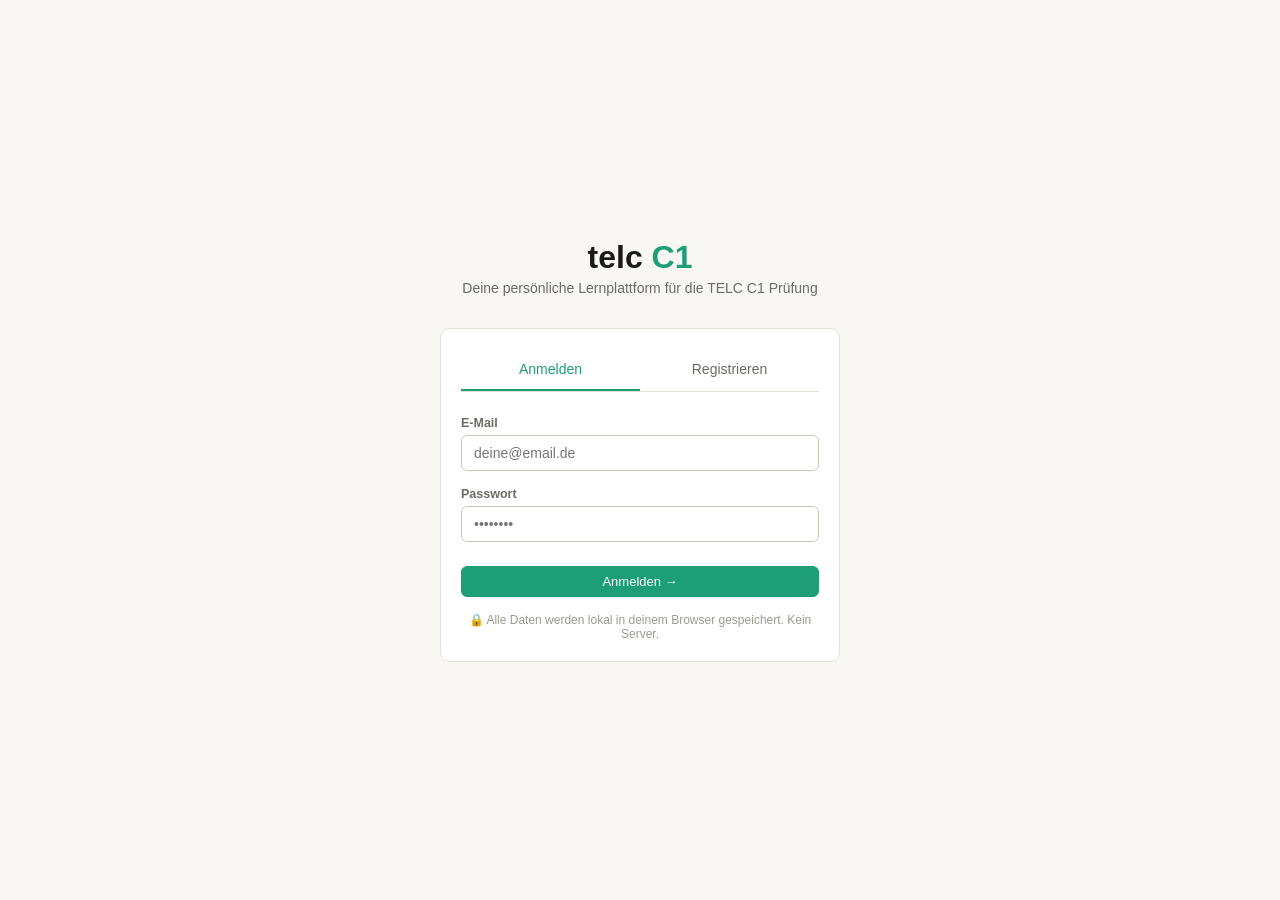
<file: index.html>
<!DOCTYPE html>
<html lang="de">
<head>
<meta charset="UTF-8">
<meta name="viewport" content="width=device-width, initial-scale=1.0">
<title>TELC C1 — Lernplattform</title>
<style>
*{box-sizing:border-box;margin:0;padding:0}
:root{
  --bg:#f8f7f4;--bg2:#fff;--bg3:#f0efe9;
  --bd:#e2e1d8;--bd2:#c8c7be;
  --tx:#1a1a18;--tx2:#6b6b65;--tx3:#9b9b94;
  --g:#1d9e75;--gl:#e1f5ee;--gd:#0f6e56;
  --p:#7f77dd;--pl:#eeedfe;--pd:#534ab7;
  --b:#378add;--bl:#e6f1fb;--bd3:#185fa5;
  --a:#ba7517;--al:#faeeda;--ad:#633806;
  --r:#e24b4a;--rl:#fcebeb;--rd:#a32d2d;
  --rr:10px;--rs:6px;
}
@media(prefers-color-scheme:dark){:root{
  --bg:#1a1a18;--bg2:#242420;--bg3:#2c2c28;
  --bd:#3a3a34;--bd2:#4a4a44;
  --tx:#f0efe9;--tx2:#a0a09a;--tx3:#6b6b65;
  --gl:#0a3020;--gd:#9fe1cb;--pl:#1e1c40;--pd:#afa9ec;
  --bl:#0a1e35;--bd3:#85b7eb;--al:#2a1a05;--ad:#fac775;
  --rl:#2a0f0f;--rd:#f09595;
}}
body{font-family:-apple-system,BlinkMacSystemFont,'Segoe UI',sans-serif;background:var(--bg);color:var(--tx);min-height:100vh}
.sc{display:none}.sc.on{display:block}
.btn{padding:7px 16px;border-radius:var(--rs);border:1px solid var(--bd2);background:var(--bg2);color:var(--tx);font-size:13px;cursor:pointer;transition:all .2s;font-family:inherit}
.btn:hover{background:var(--bg3)}
.btn.pr{background:var(--g);color:#fff;border-color:var(--g)}.btn.pr:hover{background:var(--gd)}
.btn.sm{padding:4px 11px;font-size:12px}
.card{background:var(--bg2);border:1px solid var(--bd);border-radius:var(--rr);padding:1.25rem}
.inp{width:100%;padding:9px 12px;border-radius:var(--rs);border:1px solid var(--bd2);background:var(--bg2);color:var(--tx);font-size:14px;font-family:inherit}
.inp:focus{outline:none;border-color:var(--g)}

/* ── LOGIN ── */
.login-wrap{min-height:100vh;display:flex;align-items:center;justify-content:center;padding:1rem}
.login-box{width:100%;max-width:400px}
.login-logo{text-align:center;margin-bottom:2rem}
.login-logo h1{font-size:32px;font-weight:800}
.login-logo h1 span{color:var(--g)}
.login-logo p{font-size:14px;color:var(--tx2);margin-top:4px}
.login-tabs{display:flex;border-bottom:1px solid var(--bd);margin-bottom:1.5rem}
.lt{flex:1;padding:.75rem;text-align:center;font-size:14px;font-weight:500;cursor:pointer;color:var(--tx2);border-bottom:2px solid transparent;transition:all .2s}
.lt.on{color:var(--g);border-bottom-color:var(--g)}
.form-group{margin-bottom:1rem}
.form-group label{display:block;font-size:12.5px;font-weight:600;color:var(--tx2);margin-bottom:5px}
.login-err{color:var(--r);font-size:13px;margin-top:.5rem;display:none}
.login-err.show{display:block}

/* ── NAV ── */
.nav{background:var(--bg2);border-bottom:1px solid var(--bd);position:sticky;top:0;z-index:100;display:flex;align-items:center;overflow-x:auto}
.nav-logo{padding:.8rem 1.1rem;font-weight:800;font-size:15px;white-space:nowrap;border-right:1px solid var(--bd);flex-shrink:0}
.nav-logo span{color:var(--g)}
.nt{padding:.8rem 1rem;font-size:13px;color:var(--tx2);cursor:pointer;white-space:nowrap;border:none;background:none;border-bottom:2px solid transparent;transition:all .2s;font-family:inherit}
.nt:hover{color:var(--tx);background:var(--bg3)}
.nt.on{color:var(--g);border-bottom-color:var(--g);font-weight:600}
.nav-user{margin-left:auto;padding:.5rem 1rem;display:flex;align-items:center;gap:.5rem;flex-shrink:0}
.nav-user span{font-size:12.5px;color:var(--tx2)}
.main{max-width:960px;margin:0 auto;padding:1.25rem}

/* ── DASHBOARD ── */
.welcome-bar{background:linear-gradient(135deg,var(--g),var(--p));border-radius:var(--rr);padding:1.5rem;color:#fff;margin-bottom:1.5rem}
.welcome-bar h2{font-size:20px;font-weight:700;margin-bottom:4px}
.welcome-bar p{font-size:13.5px;opacity:.9}
.tip-box{background:var(--al);border:1px solid var(--a);border-radius:var(--rs);padding:.75rem 1rem;font-size:13px;color:var(--ad);margin-bottom:1.5rem;cursor:pointer;transition:all .2s}
.tip-box:hover{background:var(--a);color:#fff}
.tip-box strong{display:block;font-size:11px;text-transform:uppercase;letter-spacing:.06em;margin-bottom:3px}
.stats-row{display:grid;grid-template-columns:repeat(auto-fit,minmax(110px,1fr));gap:10px;margin-bottom:1.5rem}
.stat{background:var(--bg2);border:1px solid var(--bd);border-radius:var(--rr);padding:.9rem;text-align:center}
.stat .n{font-size:24px;font-weight:700}.stat .l{font-size:11px;color:var(--tx2);margin-top:2px}
.modules-grid{display:grid;grid-template-columns:repeat(auto-fit,minmax(170px,1fr));gap:10px;margin-bottom:1.5rem}
.mod-link{background:var(--bg2);border:1px solid var(--bd);border-radius:var(--rr);padding:1rem;text-decoration:none;color:var(--tx);transition:all .2s;display:block}
.mod-link:hover{border-color:var(--g);transform:translateY(-2px);box-shadow:0 4px 12px rgba(0,0,0,.08)}
.mod-link .ico{font-size:22px;margin-bottom:8px}
.mod-link h3{font-size:13.5px;font-weight:600;margin-bottom:3px}
.mod-link p{font-size:11.5px;color:var(--tx2);line-height:1.4}
.pb{height:3px;background:var(--bd);border-radius:99px;margin-top:8px;overflow:hidden}
.pf{height:100%;border-radius:99px;background:var(--g);transition:width .5s}

/* ── MIND MAP ── */
.mm-wrap{margin-top:1.5rem}
.mm-title{font-size:16px;font-weight:700;margin-bottom:1rem;display:flex;align-items:center;gap:.5rem}
.mm-grid{display:grid;grid-template-columns:repeat(auto-fit,minmax(220px,1fr));gap:1rem}
.mm-node{background:var(--bg2);border:2px solid var(--bd);border-radius:var(--rr);overflow:hidden;transition:all .2s;cursor:pointer}
.mm-node:hover{border-color:var(--g)}
.mm-node.expanded{border-color:var(--g)}
.mm-head{padding:.9rem 1rem;display:flex;align-items:center;gap:.75rem}
.mm-ico{width:38px;height:38px;border-radius:var(--rs);display:flex;align-items:center;justify-content:center;font-size:18px;flex-shrink:0}
.mm-info{flex:1;min-width:0}
.mm-info h4{font-size:14px;font-weight:600;margin-bottom:2px}
.mm-info .mm-pct{font-size:12px;color:var(--tx2)}
.mm-ring{position:relative;width:36px;height:36px;flex-shrink:0}
.mm-ring svg{transform:rotate(-90deg)}
.mm-ring .ring-val{position:absolute;inset:0;display:flex;align-items:center;justify-content:center;font-size:9px;font-weight:700}
.mm-body{display:none;border-top:1px solid var(--bd);padding:.75rem}
.mm-node.expanded .mm-body{display:block}
.mm-sub{display:flex;align-items:center;gap:.5rem;padding:.35rem .5rem;border-radius:var(--rs);margin-bottom:4px;font-size:12.5px;cursor:pointer;transition:all .15s}
.mm-sub:hover{background:var(--bg3)}
.mm-sub .dot{width:8px;height:8px;border-radius:50%;flex-shrink:0}
.mm-sub .dot.done{background:var(--g)}
.mm-sub .dot.partial{background:var(--a)}
.mm-sub .dot.todo{background:var(--bd2)}
.mm-sub-name{flex:1}
.mm-sub-pct{font-size:11px;color:var(--tx3);font-weight:600}
.mm-sub-bar{height:2px;background:var(--bd);border-radius:99px;margin-top:3px;overflow:hidden}
.mm-sub-fill{height:100%;border-radius:99px;transition:width .4s}

/* ── TOAST ── */
.toast{position:fixed;bottom:1.25rem;right:1.25rem;background:var(--bg2);border:1px solid var(--bd2);border-radius:var(--rr);padding:10px 16px;font-size:13px;color:var(--tx);box-shadow:0 4px 18px rgba(0,0,0,.11);z-index:9999;transform:translateY(70px);opacity:0;transition:all .3s}
.toast.show{transform:translateY(0);opacity:1}
.toast.ok{border-color:var(--g);color:var(--gd);background:var(--gl)}
</style>
</head>
<body>

<!-- LOGIN -->
<div class="sc on" id="s-login">
  <div class="login-wrap">
    <div class="login-box">
      <div class="login-logo">
        <h1>telc <span>C1</span></h1>
        <p>Deine persönliche Lernplattform für die TELC C1 Prüfung</p>
      </div>
      <div class="card">
        <div class="login-tabs">
          <div class="lt on" onclick="showLoginTab('in',this)">Anmelden</div>
          <div class="lt" onclick="showLoginTab('up',this)">Registrieren</div>
        </div>
        <!-- LOGIN FORM -->
        <div id="tab-in">
          <div class="form-group">
            <label>E-Mail</label>
            <input class="inp" id="li-email" type="email" placeholder="deine@email.de" onkeydown="if(event.key==='Enter')login()">
          </div>
          <div class="form-group">
            <label>Passwort</label>
            <input class="inp" id="li-pass" type="password" placeholder="••••••••" onkeydown="if(event.key==='Enter')login()">
          </div>
          <div class="login-err" id="li-err">E-Mail oder Passwort falsch.</div>
          <button class="btn pr" style="width:100%;margin-top:.5rem" onclick="login()">Anmelden →</button>
        </div>
        <!-- REGISTER FORM -->
        <div id="tab-up" style="display:none">
          <div class="form-group">
            <label>Name</label>
            <input class="inp" id="ru-name" type="text" placeholder="Dein Name">
          </div>
          <div class="form-group">
            <label>E-Mail</label>
            <input class="inp" id="ru-email" type="email" placeholder="deine@email.de">
          </div>
          <div class="form-group">
            <label>Passwort (min. 6 Zeichen)</label>
            <input class="inp" id="ru-pass" type="password" placeholder="••••••••" onkeydown="if(event.key==='Enter')register()">
          </div>
          <div class="login-err" id="ru-err"></div>
          <button class="btn pr" style="width:100%;margin-top:.5rem" onclick="register()">Konto erstellen →</button>
        </div>
        <div style="margin-top:1rem;font-size:12px;color:var(--tx3);text-align:center">
          🔒 Alle Daten werden lokal in deinem Browser gespeichert. Kein Server.
        </div>
      </div>
    </div>
  </div>
</div>

<!-- APP -->
<div class="sc" id="s-app">
  <nav class="nav">
    <div class="nav-logo">telc <span>C1</span></div>
    <button class="nt on" onclick="goTab('dash')" data-t="dash">🏠 Dashboard</button>
    <button class="nt" onclick="goTab('mindmap')" data-t="mindmap">🗺️ Skill-Map</button>
    <div class="nav-user">
      <span id="nav-name">—</span>
      <button class="btn sm" onclick="logout()">Abmelden</button>
    </div>
  </nav>

  <div class="main">

    <!-- DASHBOARD TAB -->
    <div class="sc on" id="t-dash">
      <div class="welcome-bar">
        <h2 id="wb-greeting">Guten Tag!</h2>
        <p id="wb-sub">Bereit für heute? Hier ist dein Überblick.</p>
      </div>

      <!-- TIP BOX -->
      <div class="tip-box" id="tip-box" onclick="openTip()">
        <strong>💡 Empfehlung für heute:</strong>
        <span id="tip-text">Lade die App…</span>
      </div>

      <div class="stats-row">
        <div class="stat"><div class="n" id="ds-days">0</div><div class="l">Tage aktiv</div></div>
        <div class="stat"><div class="n" id="ds-total">0</div><div class="l">Aufgaben gesamt</div></div>
        <div class="stat"><div class="n" id="ds-pct">0%</div><div class="l">Korrekt</div></div>
        <div class="stat"><div class="n" id="ds-vocab">0</div><div class="l">Vokabeln</div></div>
        <div class="stat"><div class="n" id="ds-overall">0%</div><div class="l">Gesamtfortschritt</div></div>
      </div>

      <div style="font-size:14px;font-weight:600;margin-bottom:.75rem">📚 Module</div>
      <div class="modules-grid">
        <a class="mod-link" href="telc-module1-grammatik.html">
          <div class="ico">🧩</div>
          <h3>Grammatik & Sprachbausteine</h3>
          <p>Adjektivdekl. · Passiv · Konnektoren · Redewendungen</p>
          <div class="pb"><div class="pf" id="pb-m1" style="width:0%"></div></div>
        </a>
        <a class="mod-link" href="konnektoren-c1.html">
          <div class="ico">🔗</div>
          <h3>Konnektoren C1</h3>
          <p>110 Aufgaben · indem, wodurch, mithilfe, ohne zu, stattdessen · Eigene Aufgaben hinzufügen</p>
        </a>
        <a class="mod-link" href="telc-module2-lesen-vokabeln.html">
          <div class="ico">📖</div>
          <h3>Leseverstehen & Vokabeln</h3>
          <p>Teil 1–3 · 30 Vokabelkarten C1</p>
          <div class="pb"><div class="pf" id="pb-m2" style="width:0%"></div></div>
        </a>
        <a class="mod-link" href="telc-module4-schreiben-sprechen.html">
          <div class="ico">✍️🗣️</div>
          <h3>Schreiben & Sprechen</h3>
          <p>5 Aufgaben · Dialog · Teleprompter Präsentation</p>
          <div class="pb"><div class="pf" id="pb-m4" style="width:0%"></div></div>
        </a>
        <a class="mod-link" href="telc-module5-probe.html">
          <div class="ico">🎓</div>
          <h3>Probeprüfung</h3>
          <p>Vollständiger Test mit/ohne Zeitlimit</p>
          <div class="pb"><div class="pf" id="pb-m5" style="width:0%"></div></div>
        </a>
        <a class="mod-link" href="tests-pdf.html">
          <div class="ico">📄</div>
          <h3>PDF-Tests</h3>
          <p>Originale Übungstests · Sprachbausteine aus Übungsheft</p>
          <div class="pb"><div class="pf" id="pb-pdf" style="width:0%"></div></div>
        </a>
        <a class="mod-link" href="telc-c1-trainer.html">
          <div class="ico">📚</div>
          <h3>Wörterbuch</h3>
          <p>Eigene Wörter hinzufügen · Import/Export · Flashcards</p>
          <div class="pb"><div class="pf" id="pb-dict" style="width:0%"></div></div>
        </a>
      </div>
    </div>

    <!-- MIND MAP TAB -->
    <div class="sc" id="t-mindmap">
      <div class="mm-wrap">
        <div class="mm-title">🗺️ Deine Skill-Map — TELC C1</div>
        <p style="font-size:13px;color:var(--tx2);margin-bottom:1.25rem">
          Klicke auf einen Block um Details zu sehen. Grün = gut · Orange = üben · Grau = noch nicht begonnen.
          Klicke auf ein Unterthema um direkt zur Übung zu gehen.
        </p>
        <div class="mm-grid" id="mm-grid"></div>
      </div>
    </div>

  </div>
</div>

<div class="toast" id="toast"></div>

<script>
// ── AUTH SYSTEM ────────────────────────────────────
function hashPw(s){var h=0;for(var i=0;i<s.length;i++){h=((h<<5)-h)+s.charCodeAt(i);h|=0;}return h.toString(36);}
function getUsers(){try{return JSON.parse(localStorage.getItem('telc_users')||'{}');}catch(e){return {};}}
function saveUsers(u){localStorage.setItem('telc_users',JSON.stringify(u));}
function getCurrentUser(){return localStorage.getItem('telc_current_user');}
function setCurrentUser(email){localStorage.setItem('telc_current_user',email);}

function showLoginTab(tab,btn){
  document.querySelectorAll('.lt').forEach(function(b){b.classList.remove('on');});
  btn.classList.add('on');
  document.getElementById('tab-in').style.display=tab==='in'?'block':'none';
  document.getElementById('tab-up').style.display=tab==='up'?'block':'none';
}

function login(){
  var email=document.getElementById('li-email').value.trim().toLowerCase();
  var pass=document.getElementById('li-pass').value;
  var users=getUsers();
  var err=document.getElementById('li-err');
  if(!users[email]||users[email].pw!==hashPw(pass)){err.classList.add('show');return;}
  err.classList.remove('show');
  setCurrentUser(email);
  users[email].lastLogin=new Date().toDateString();
  saveUsers(users);
  initApp(email,users[email]);
}

function register(){
  var name=document.getElementById('ru-name').value.trim();
  var email=document.getElementById('ru-email').value.trim().toLowerCase();
  var pass=document.getElementById('ru-pass').value;
  var err=document.getElementById('ru-err');
  if(!name){err.textContent='Name erforderlich.';err.classList.add('show');return;}
  if(!email.includes('@')){err.textContent='Gültige E-Mail erforderlich.';err.classList.add('show');return;}
  if(pass.length<6){err.textContent='Passwort muss min. 6 Zeichen haben.';err.classList.add('show');return;}
  var users=getUsers();
  if(users[email]){err.textContent='Diese E-Mail ist bereits registriert.';err.classList.add('show');return;}
  users[email]={name:name,pw:hashPw(pass),created:new Date().toDateString(),lastLogin:new Date().toDateString(),stats:{days:1,streak:1}};
  saveUsers(users);
  setCurrentUser(email);
  initApp(email,users[email]);
}

function logout(){
  localStorage.removeItem('telc_current_user');
  document.getElementById('s-login').classList.add('on');
  document.getElementById('s-app').classList.remove('on');
}

// ── APP INIT ───────────────────────────────────────
function initApp(email,user){
  document.getElementById('s-login').classList.remove('on');
  document.getElementById('s-app').classList.add('on');
  var name=user.name||email.split('@')[0];
  document.getElementById('nav-name').textContent=name;
  var hr=new Date().getHours();
  var g=hr<12?'Guten Morgen':hr<18?'Guten Tag':'Guten Abend';
  document.getElementById('wb-greeting').textContent=g+', '+name+'! 👋';
  loadDashboard();
  buildMindMap();
}

// ── PROGRESS AGGREGATION ───────────────────────────
function getProgress(){
  // Collect progress from all module localStorage keys
  var m1=getObj('telc_m1');
  var m2=getObj('telc_m2');
  var m4=getObj('telc_m4');
  var m5=getObj('telc_v3')||getObj('telc_c1_v2')||{};
  var pdf=getObj('telc_pdf');
  var dict=getObj('telc_c1_v2')||{};

  return {
    m1:{sb:Math.min(m1.sbP||0,100),adj:Math.min(m1.adjP||0,100),pass:Math.min(m1.passP||0,100),konn:Math.min(m1.konnP||0,100),rede:Math.min(m1.redeP||0,100),total:m1.total||0,correct:m1.correct||0},
    m2:{l1:Math.min(m2.l1P||0,100),l2:Math.min(m2.l2P||0,100),l3:Math.min(m2.l3P||0,100),vocab:Math.min(Math.round((m2.learned||[]).length/30*100),100),total:m2.total||0,correct:m2.correct||0},
    m4:{writings:(m4.writings||[]).length,dialogs:m4.dialogs||0,tps:m4.tps||0},
    m5:{attempts:m5.attempts||0},
    pdf:{done:pdf.done||0,total:pdf.total||0},
    dict:{words:(dict.custom||[]).length,learned:(dict.learned||[]).length}
  };
}
function getObj(key){try{return JSON.parse(localStorage.getItem(key)||'{}');}catch(e){return {};}}
function avg(){var s=0;for(var i=0;i<arguments.length;i++)s+=arguments[i];return Math.round(s/arguments.length);}

function loadDashboard(){
  var p=getProgress();
  // stats
  var users=getUsers(),email=getCurrentUser(),u=users[email]||{};
  document.getElementById('ds-days').textContent=u.stats&&u.stats.days||1;
  var total=(p.m1.total+p.m2.total)||0;
  var correct=(p.m1.correct+p.m2.correct)||0;
  document.getElementById('ds-total').textContent=total;
  document.getElementById('ds-pct').textContent=total>0?Math.round(correct/total*100)+'%':'0%';
  document.getElementById('ds-vocab').textContent=p.dict.learned;

  var m1avg=avg(p.m1.sb,p.m1.adj,p.m1.pass,p.m1.konn,p.m1.rede);
  var m2avg=avg(p.m2.l1,p.m2.l2,p.m2.l3,p.m2.vocab);
  var m4pct=Math.min(p.m4.writings*20+p.m4.dialogs*10+p.m4.tps*10,100);
  var overall=avg(m1avg,m2avg,m4pct);
  document.getElementById('ds-overall').textContent=overall+'%';

  // progress bars
  pw('pb-m1',m1avg);pw('pb-m2',m2avg);pw('pb-m4',m4pct);
  pw('pb-m5',p.m5.attempts>0?50:0);
  pw('pb-pdf',p.pdf.total>0?Math.round(p.pdf.done/p.pdf.total*100):0);
  pw('pb-dict',Math.min(p.dict.words*5,100));

  // tip
  generateTip(p,m1avg,m2avg,m4pct);
}

var TIP_ACTIONS=[
  {cond:function(p){return p.m1.adj<30;},text:'Adjektivdeklination üben — du hast noch wenig gemacht',link:'telc-module1-grammatik.html'},
  {cond:function(p){return p.m1.pass<30;},text:'Passiv-Zeiten trainieren — alle Formen von Präsens bis Futur',link:'telc-module1-grammatik.html'},
  {cond:function(p){return p.m1.konn<30;},text:'Konnektoren C1 üben — je…desto, es sei denn, wenngleich',link:'telc-module1-grammatik.html'},
  {cond:function(p){return p.m2.l1<40;},text:'Leseverstehen Teil 1 — Textrekonstruktion trainieren',link:'telc-module2-lesen-vokabeln.html'},
  {cond:function(p){return p.m2.vocab<40;},text:'Vokabelkarten durchgehen — neue C1-Wörter lernen',link:'telc-module2-lesen-vokabeln.html'},
  {cond:function(p){return p.m4.dialogs<2;},text:'Dialog-Modus ausprobieren — Diskussion auf Deutsch üben',link:'telc-module4-schreiben-sprechen.html'},
  {cond:function(p){return p.m4.writings<1;},text:'Ersten Schreibtext verfassen — TELC Pflichtaufgabe',link:'telc-module4-schreiben-sprechen.html'},
  {cond:function(p){return p.pdf.done<3;},text:'PDF-Tests aus dem Übungsheft starten',link:'tests-pdf.html'},
  {cond:function(p){return p.dict.words<5;},text:'Eigene Wörter ins Wörterbuch eintragen',link:'telc-c1-trainer.html'},
  {cond:function(p){return p.m5.attempts<1;},text:'Erste Probeprüfung durchführen — lerne das Format kennen',link:'telc-module5-probe.html'}
];
var currentTipLink='';
function generateTip(p){
  for(var i=0;i<TIP_ACTIONS.length;i++){
    if(TIP_ACTIONS[i].cond(p)){document.getElementById('tip-text').textContent=TIP_ACTIONS[i].text;currentTipLink=TIP_ACTIONS[i].link;return;}
  }
  document.getElementById('tip-text').textContent='Super! Mache einen Probetest um deinen Stand zu prüfen.';
  currentTipLink='telc-module5-probe.html';
}
function openTip(){if(currentTipLink)window.location.href=currentTipLink;}

// ── MIND MAP ───────────────────────────────────────
var MM_NODES=[
  {id:'gram',label:'Grammatik',ico:'📐',color:'var(--a)',bg:'var(--al)',
   subs:[
     {label:'Adjektivdeklination',key:'m1.adj',link:'telc-module1-grammatik.html'},
     {label:'Passiv (alle Zeiten)',key:'m1.pass',link:'telc-module1-grammatik.html'},
     {label:'Konnektoren C1',key:'m1.konn',link:'telc-module1-grammatik.html'},
     {label:'Redewendungen C1',key:'m1.rede',link:'telc-module1-grammatik.html'},
     {label:'Konjunktiv II',key:'m1.sb',link:'telc-module1-grammatik.html'},
     {label:'Partizipialkonstruktionen',key:'extra.part',link:'telc-module1-grammatik.html'}
   ]},
  {id:'sb',label:'Sprachbausteine',ico:'🧩',color:'var(--p)',bg:'var(--pl)',
   subs:[
     {label:'Sprachbausteine B2',key:'m1.sb',link:'telc-module1-grammatik.html'},
     {label:'Sprachbausteine C1',key:'m1.sb',link:'telc-module1-grammatik.html'},
     {label:'PDF-Tests (Originalaufgaben)',key:'pdf.pct',link:'tests-pdf.html'},
     {label:'Wortschatz in Kontext',key:'m2.vocab',link:'telc-module2-lesen-vokabeln.html'}
   ]},
  {id:'lesen',label:'Leseverstehen',ico:'📖',color:'var(--b)',bg:'var(--bl)',
   subs:[
     {label:'Teil 1 — Textrekonstruktion',key:'m2.l1',link:'telc-module2-lesen-vokabeln.html'},
     {label:'Teil 2 — Abschnitte zuordnen',key:'m2.l2',link:'telc-module2-lesen-vokabeln.html'},
     {label:'Teil 3 — Richtig/Falsch/NiT',key:'m2.l3',link:'telc-module2-lesen-vokabeln.html'},
     {label:'Textverständnis & Strategie',key:'m2.l2',link:'telc-module2-lesen-vokabeln.html'}
   ]},
  {id:'vocab',label:'Wortschatz',ico:'🃏',color:'var(--g)',bg:'var(--gl)',
   subs:[
     {label:'Gesellschaft & Politik',key:'m2.vocab',link:'telc-module2-lesen-vokabeln.html'},
     {label:'Konnektoren & Redemittel',key:'m1.konn',link:'telc-module1-grammatik.html'},
     {label:'Bildung & Wissenschaft',key:'m2.vocab',link:'telc-module2-lesen-vokabeln.html'},
     {label:'Eigenes Wörterbuch',key:'dict.pct',link:'telc-c1-trainer.html'},
     {label:'Wirtschaft & Umwelt',key:'m2.vocab',link:'telc-module2-lesen-vokabeln.html'}
   ]},
  {id:'schreiben',label:'Schriftlicher Ausdruck',ico:'✍️',color:'var(--b)',bg:'var(--bl)',
   subs:[
     {label:'Pflichtaufgabe (200 Wörter)',key:'m4.wr',link:'telc-module4-schreiben-sprechen.html'},
     {label:'Wahlaufgabe (150 Wörter)',key:'m4.wr',link:'telc-module4-schreiben-sprechen.html'},
     {label:'Schreiben-Phrasen C1',key:'m1.rede',link:'telc-module1-grammatik.html'},
     {label:'TELC-Bewertungskriterien',key:'m4.wr',link:'telc-module4-schreiben-sprechen.html'}
   ]},
  {id:'sprechen',label:'Mündlicher Ausdruck',ico:'🗣️',color:'var(--p)',bg:'var(--pl)',
   subs:[
     {label:'Präsentation (3 Min.)',key:'m4.tp',link:'telc-module4-schreiben-sprechen.html'},
     {label:'Zusammenfassung + Fragen',key:'m4.dl',link:'telc-module4-schreiben-sprechen.html'},
     {label:'Diskussion (6 Min.)',key:'m4.dl',link:'telc-module4-schreiben-sprechen.html'},
     {label:'Redemittel für Sprechen',key:'m1.rede',link:'telc-module1-grammatik.html'}
   ]},
  {id:'pruef',label:'Probeprüfung',ico:'🎓',color:'var(--r)',bg:'var(--rl)',
   subs:[
     {label:'Schriftliche Prüfung',key:'m5.pct',link:'telc-module5-probe.html'},
     {label:'Hörverstehen (Strategie)',key:'extra.hoer',link:'telc-module5-probe.html'},
     {label:'Zeitmanagement',key:'m5.pct',link:'telc-module5-probe.html'},
     {label:'PDF Originalaufgaben',key:'pdf.pct',link:'tests-pdf.html'}
   ]}
];

function buildMindMap(){
  var p=getProgress();
  // flatten progress to easy lookup
  var pv={
    'm1.sb':p.m1.sb,'m1.adj':p.m1.adj,'m1.pass':p.m1.pass,'m1.konn':p.m1.konn,'m1.rede':p.m1.rede,
    'm2.l1':p.m2.l1,'m2.l2':p.m2.l2,'m2.l3':p.m2.l3,'m2.vocab':p.m2.vocab,
    'm4.wr':Math.min(p.m4.writings*25,100),
    'm4.dl':Math.min(p.m4.dialogs*20,100),
    'm4.tp':Math.min(p.m4.tps*25,100),
    'm5.pct':p.m5.attempts>0?50:0,
    'pdf.pct':p.pdf.total>0?Math.round(p.pdf.done/p.pdf.total*100):0,
    'dict.pct':Math.min(p.dict.words*5,100),
    'extra.part':p.m1.adj>50?p.m1.adj-20:0,
    'extra.hoer':0
  };

  var grid=document.getElementById('mm-grid');
  grid.innerHTML=MM_NODES.map(function(node){
    var subPcts=node.subs.map(function(s){return pv[s.key]||0;});
    var nodePct=Math.round(subPcts.reduce(function(a,b){return a+b;},0)/subPcts.length);
    var col=nodePct>=70?'var(--g)':nodePct>=30?'var(--a)':'var(--bd2)';
    var r=16,circ=2*Math.PI*r,dash=circ*(nodePct/100),gap=circ-dash;

    var subsHtml=node.subs.map(function(s,i){
      var pct=pv[s.key]||0;
      var dotCls=pct>=70?'done':pct>=20?'partial':'todo';
      var fillCol=pct>=70?'var(--g)':pct>=20?'var(--a)':'var(--bd2)';
      return '<div class="mm-sub" onclick="window.location.href=\''+s.link+'\'">'
        +'<div class="dot '+dotCls+'"></div>'
        +'<div class="mm-sub-name">'
          +'<div>'+s.label+'</div>'
          +'<div class="mm-sub-bar"><div class="mm-sub-fill" style="width:'+pct+'%;background:'+fillCol+'"></div></div>'
        +'</div>'
        +'<div class="mm-sub-pct">'+pct+'%</div>'
      +'</div>';
    }).join('');

    return '<div class="mm-node" id="mm-'+node.id+'" onclick="toggleMM(\''+node.id+'\')">'
      +'<div class="mm-head">'
        +'<div class="mm-ico" style="background:'+node.bg+';color:'+node.color+'">'+node.ico+'</div>'
        +'<div class="mm-info"><h4>'+node.label+'</h4><div class="mm-pct" style="color:'+col+'">'+nodePct+'% abgeschlossen</div></div>'
        +'<div class="mm-ring">'
          +'<svg width="36" height="36" viewBox="0 0 36 36">'
            +'<circle cx="18" cy="18" r="'+r+'" fill="none" stroke="var(--bd)" stroke-width="3"/>'
            +'<circle cx="18" cy="18" r="'+r+'" fill="none" stroke="'+col+'" stroke-width="3" stroke-dasharray="'+dash.toFixed(1)+' '+gap.toFixed(1)+'" stroke-linecap="round"/>'
          +'</svg>'
          +'<div class="ring-val" style="color:'+col+'">'+nodePct+'</div>'
        +'</div>'
      +'</div>'
      +'<div class="mm-body">'+subsHtml+'</div>'
    +'</div>';
  }).join('');
}

function toggleMM(id){
  var n=document.getElementById('mm-'+id);
  n.classList.toggle('expanded');
}

// ── NAV TABS ───────────────────────────────────────
function goTab(id){
  document.querySelectorAll('.main > .sc').forEach(function(e){e.classList.remove('on');});
  document.querySelectorAll('.nt').forEach(function(e){e.classList.remove('on');});
  document.getElementById('t-'+id).classList.add('on');
  var t=document.querySelector('[data-t="'+id+'"]');if(t)t.classList.add('on');
  if(id==='mindmap')buildMindMap();
  if(id==='dash')loadDashboard();
}

function pw(id,v){var e=document.getElementById(id);if(e)e.style.width=v+'%';}
function toast(msg,type){var t=document.getElementById('toast');t.textContent=msg;t.className='toast '+(type||'');t.classList.add('show');clearTimeout(t._t);t._t=setTimeout(function(){t.classList.remove('show');},2500);}

// ── AUTO LOGIN ─────────────────────────────────────
(function(){
  var email=getCurrentUser();
  if(email){var users=getUsers();if(users[email]){initApp(email,users[email]);return;}}
})();
</script>
</body>
</html>
</file>
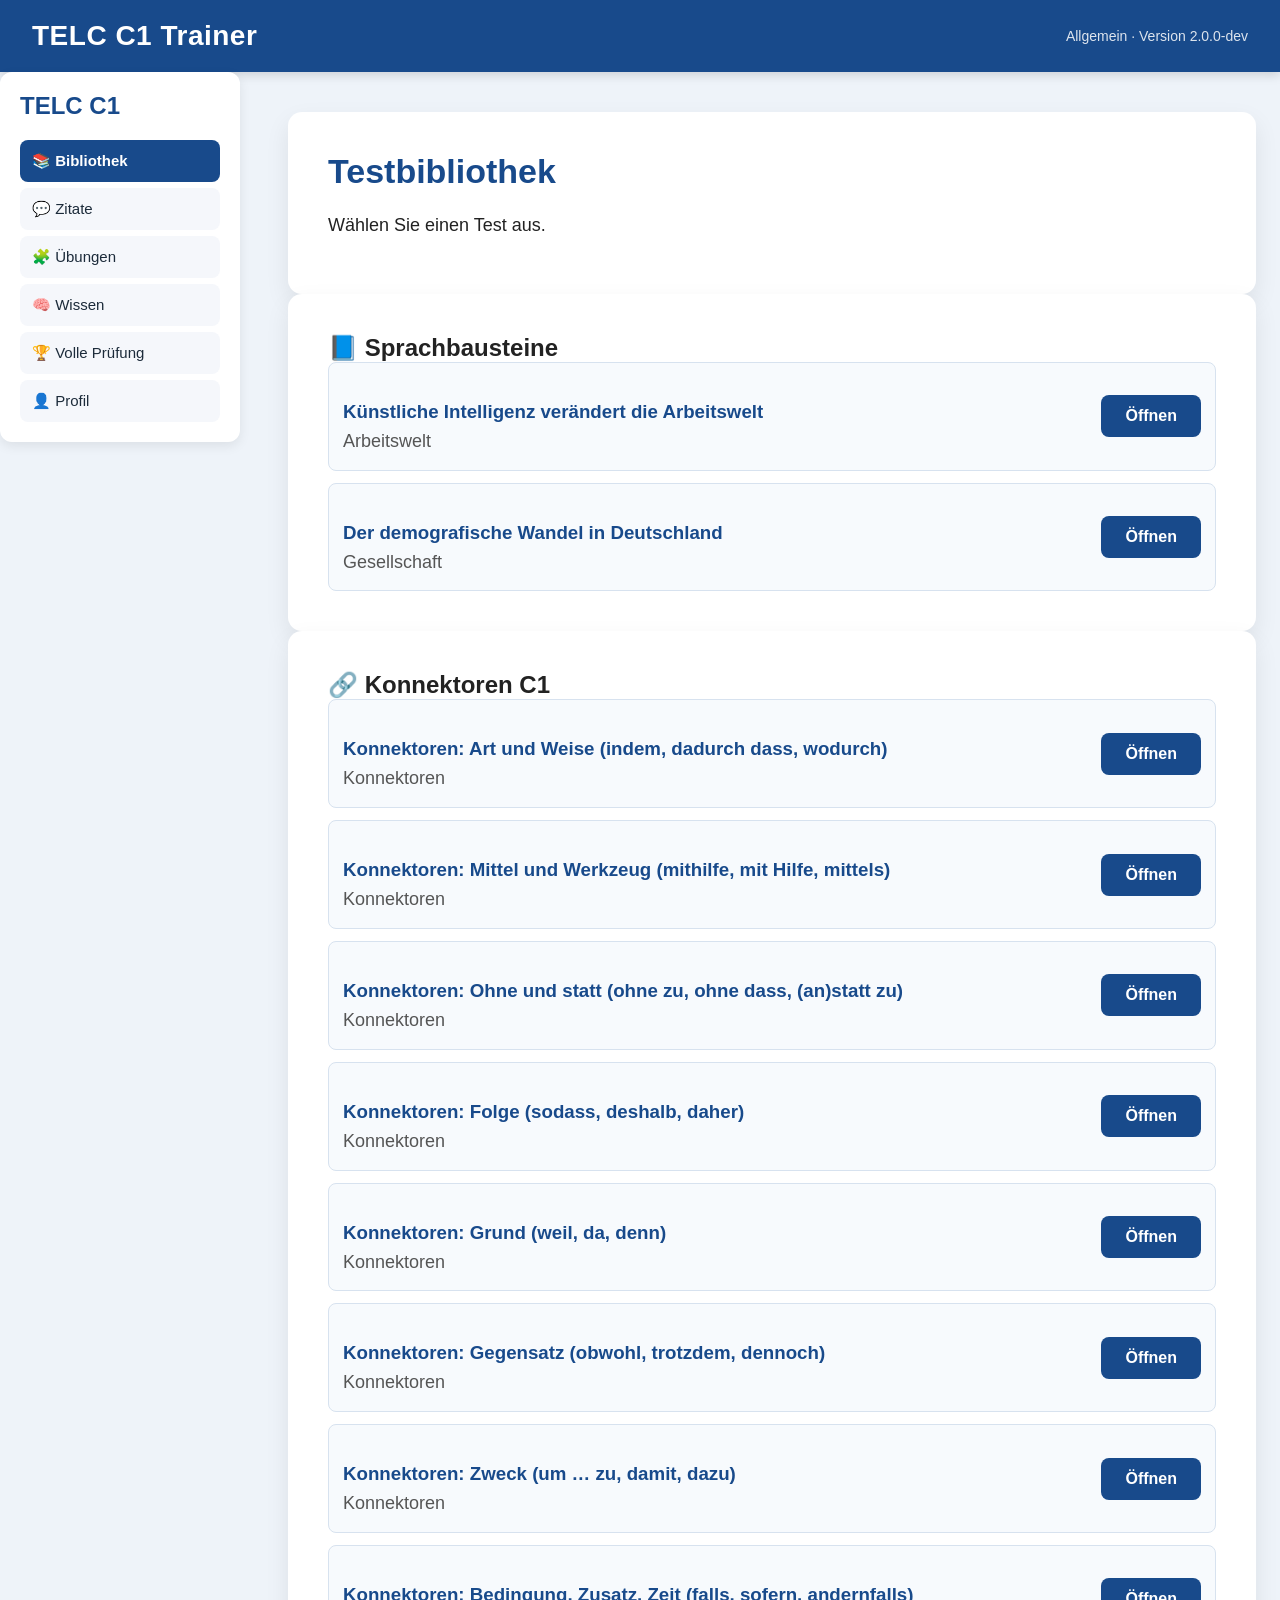
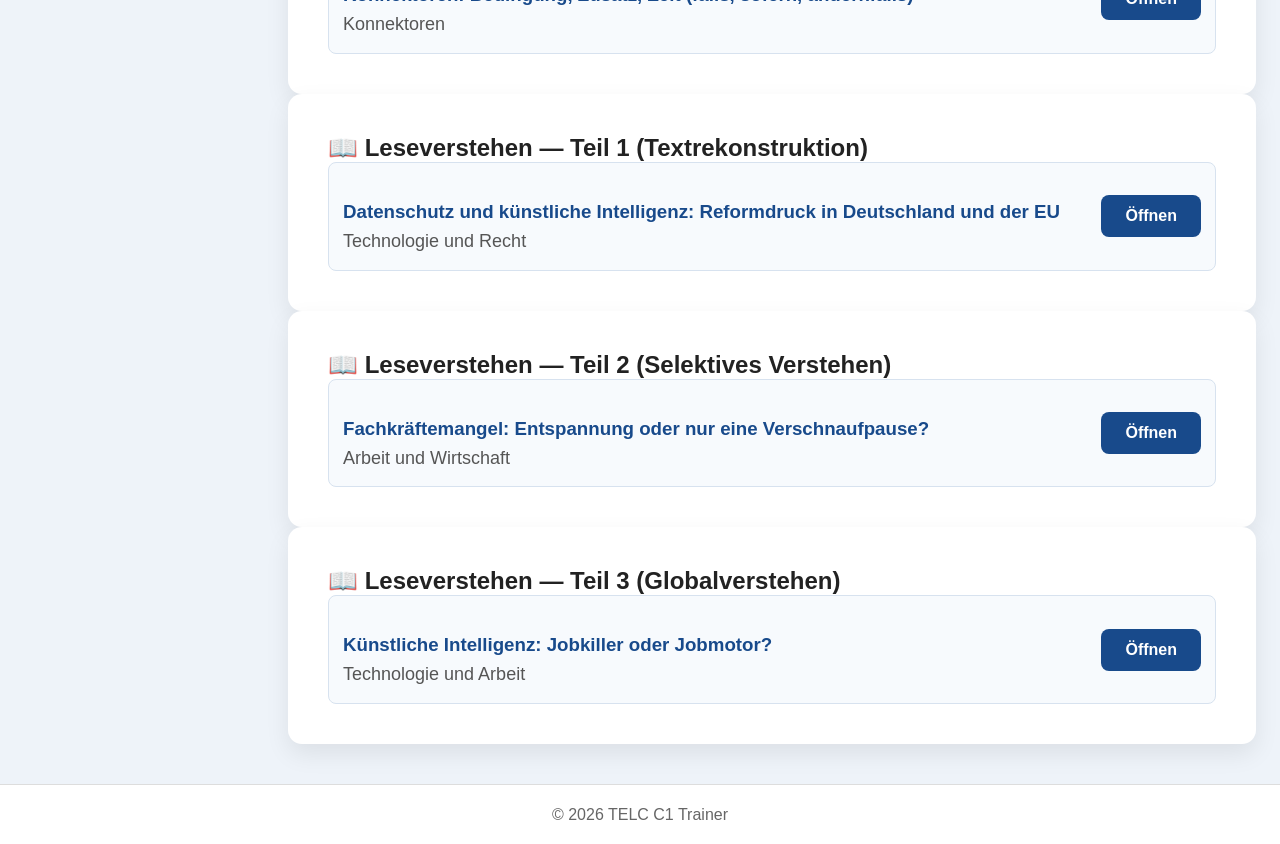
<file: telc-c1-engine-V3.0Cl/docs/index.html>
<!DOCTYPE html>
<html lang="de">
<head>
    <meta charset="UTF-8">
    <meta name="viewport" content="width=device-width, initial-scale=1.0">
    <title>TELC C1 Engine</title>
    <link rel="stylesheet" href="../css/app.css">
</head>
<body>

<header class="topbar">
    <div class="logo">TELC C1 Trainer</div>
    <div class="version">Allgemein · Version <span id="version"></span></div>
</header>

<div class="shell">
    <div id="sidebar"></div>
    <main id="app" class="content"></main>
</div>

<footer>© 2026 TELC C1 Trainer</footer>

<script type="module" src="../js/app.js"></script>

</body>
</html>
</file>
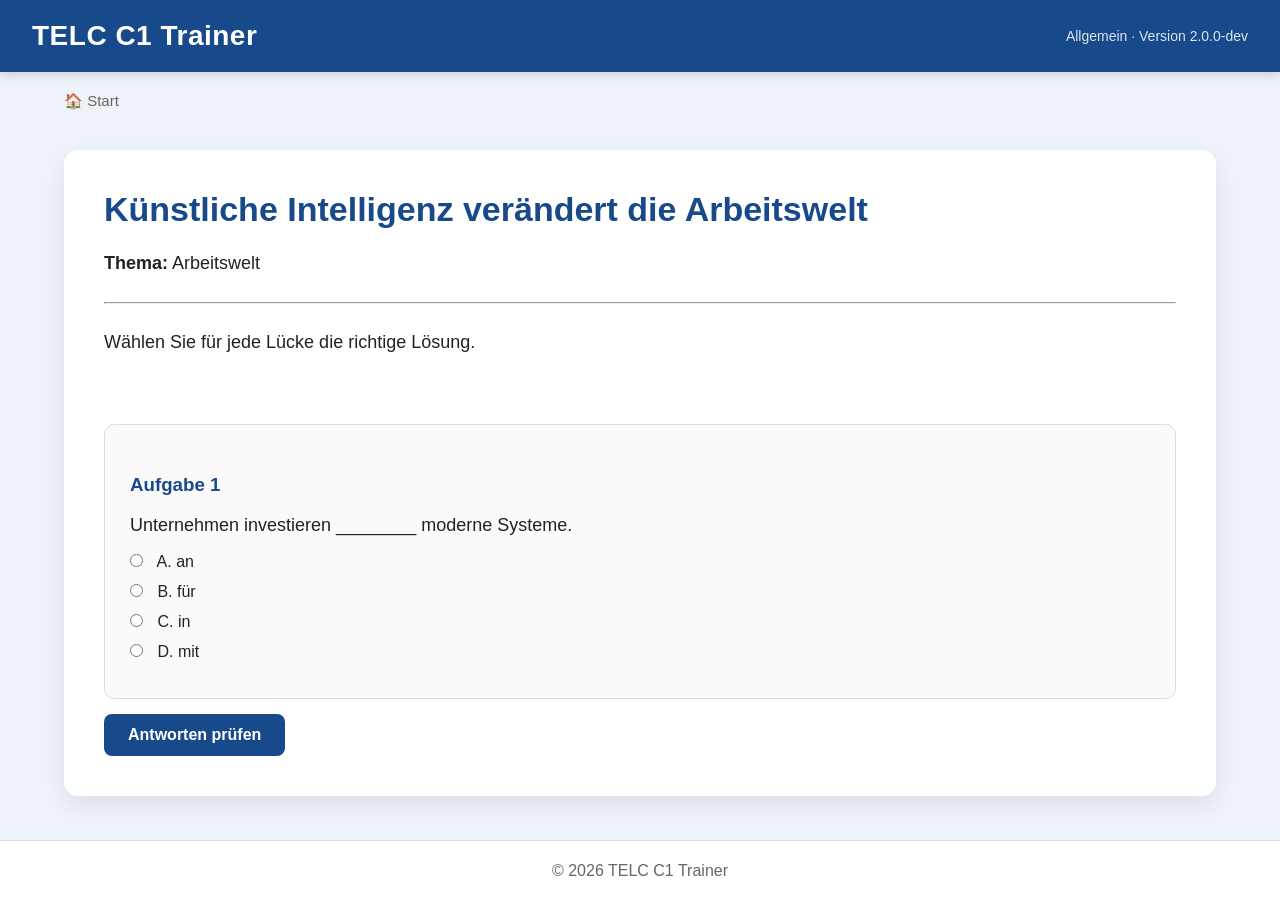
<file: telc-c1-engine/docs/index.html>
<!DOCTYPE html>
<html lang="de">

<head>

    <meta charset="UTF-8">

    <meta
        name="viewport"
        content="width=device-width, initial-scale=1.0">

    <title>TELC C1 Engine</title>

    <link
        rel="stylesheet"
        href="../css/app.css">

</head>

<body>

<header class="topbar">

    <div class="logo">

        TELC C1 Trainer

    </div>

    <div class="version">

        Allgemein · Version
        <span id="version"></span>

    </div>

</header>

<nav id="breadcrumb">

    🏠 Start

</nav>

<main id="app">

    <section class="card">

        <h1>

            Willkommen

        </h1>

        <p>

            Das Projekt wurde erfolgreich gestartet.

        </p>

        <p>

            Der Exam Engine wird initialisiert...

        </p>

    </section>

</main>

<footer>

    © 2026 TELC C1 Trainer

</footer>

<script
    type="module"
    src="../js/app.js">

</script>

</body>

</html>
</file>
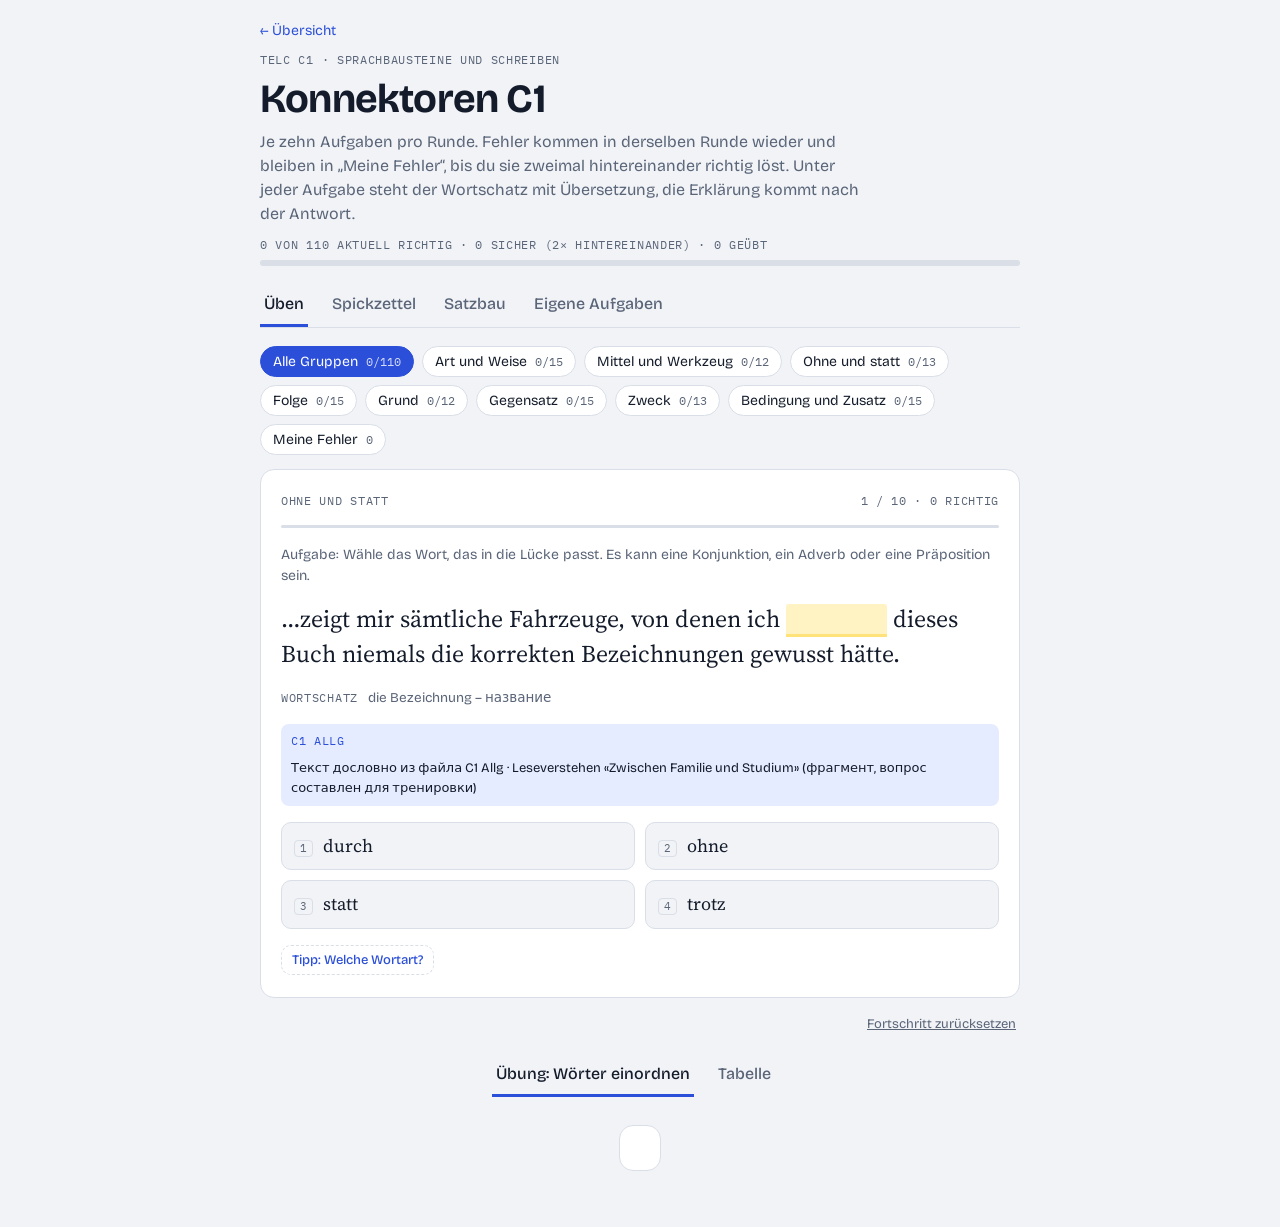
<file: konnektoren-c1.html>
<!doctype html>
<html lang="de">
<head>
<meta charset="utf-8">
<meta name="viewport" content="width=device-width,initial-scale=1">
<title>Konnektoren C1</title>
<style>html{background:var(--bg)}body{margin:0}</style>
<link rel="stylesheet" href="https://fonts.googleapis.com/css2?family=Bricolage+Grotesque:opsz,wght@12..96,500;12..96,700&family=Source+Serif+4:ital,opsz,wght@0,8..60,400;0,8..60,600;1,8..60,400&family=IBM+Plex+Mono:wght@400;500&display=swap">
<style>
/* Layout: one reading column, like a textbook page. Group chips on top, one exercise card, a second tab for the cheat sheet with verb-position tags. */
:root{
  --bg:#F1F3F7; --surface:#FFFFFF; --ink:#141C2B; --muted:#5A6578; --line:#D9DEE7;
  --accent:#2B4FD8; --accent-ink:#FFFFFF; --accent-soft:#E6ECFF;
  --ok:#17794F; --ok-bg:#E1F3E9; --bad:#B3321F; --bad-bg:#FBE6E1;
  --mark:#FFE27A; --mark-soft:#FFF3C4;
  --f-ui:"Bricolage Grotesque",system-ui,-apple-system,"Segoe UI",sans-serif;
  --f-de:"Source Serif 4",Georgia,"Times New Roman",serif;
  --f-mono:"IBM Plex Mono",ui-monospace,Menlo,Consolas,monospace;
}
@media (prefers-color-scheme: dark){:root:not([data-theme="light"]){
  --bg:#0F141E; --surface:#171E2B; --ink:#E7EBF3; --muted:#9AA6BA; --line:#2A3446;
  --accent:#8CA5FF; --accent-ink:#0F141E; --accent-soft:#1F2A4D;
  --ok:#5FD39A; --ok-bg:#15332A; --bad:#FF9582; --bad-bg:#3A1D19;
  --mark:#7A6514; --mark-soft:#3A3213; color-scheme:dark}}
:root[data-theme="dark"]{
  --bg:#0F141E; --surface:#171E2B; --ink:#E7EBF3; --muted:#9AA6BA; --line:#2A3446;
  --accent:#8CA5FF; --accent-ink:#0F141E; --accent-soft:#1F2A4D;
  --ok:#5FD39A; --ok-bg:#15332A; --bad:#FF9582; --bad-bg:#3A1D19;
  --mark:#7A6514; --mark-soft:#3A3213; color-scheme:dark}
*{box-sizing:border-box}
body{background:var(--bg);color:var(--ink);font-family:var(--f-ui);font-size:16px;line-height:1.5;padding-inline:16px;padding-block:20px 56px}
.app{max-width:760px;margin-inline:auto;display:flex;flex-direction:column;gap:18px}
.lab{font-family:var(--f-mono);font-size:11.5px;letter-spacing:.06em;text-transform:uppercase;color:var(--muted)}
header{display:flex;flex-direction:column;gap:10px}
h1{font-size:clamp(28px,6vw,40px);line-height:1.05;margin:0;font-weight:700;letter-spacing:-.02em;text-wrap:balance}
.lede{margin:0;color:var(--muted);max-width:60ch}
.meter{display:flex;flex-direction:column;gap:6px}
.meter .bar{height:6px;border-radius:3px;background:var(--line);overflow:hidden}
.meter .bar{position:relative}
.meter .bar i{display:block;height:100%;width:0;background:var(--accent);opacity:.45;transition:width .3s;position:absolute;left:0;top:0}
.meter .bar i.sure{opacity:1}
.tabs{display:flex;gap:6px;border-bottom:1px solid var(--line)}
.tab{font:inherit;font-weight:500;background:none;border:0;border-bottom:3px solid transparent;color:var(--muted);padding:8px 4px;margin-right:14px;cursor:pointer}
.tab.on{color:var(--ink);border-bottom-color:var(--accent)}
button{font-family:inherit}
button:focus-visible,input:focus-visible{outline:3px solid var(--accent);outline-offset:2px}
.chips{display:flex;flex-wrap:wrap;gap:8px}
.chip{font-size:14px;background:var(--surface);color:var(--ink);border:1px solid var(--line);border-radius:999px;padding:6px 12px;cursor:pointer;display:inline-flex;gap:8px;align-items:center}
.chip .cnt{font-family:var(--f-mono);font-size:11.5px;color:var(--muted)}
.chip.on{background:var(--accent);color:var(--accent-ink);border-color:var(--accent)}
.chip.on .cnt{color:var(--accent-ink);opacity:.8}
.card{background:var(--surface);border:1px solid var(--line);border-radius:14px;padding:22px 20px;display:flex;flex-direction:column;gap:16px;min-width:0}
.qhead{display:flex;justify-content:space-between;gap:12px;flex-wrap:wrap}
.rail{height:3px;background:var(--line);border-radius:2px;overflow:hidden}
.rail i{display:block;height:100%;background:var(--accent)}
.stem{font-family:var(--f-de);font-size:clamp(20px,3.6vw,24px);line-height:1.45;margin:0;max-width:62ch;text-wrap:pretty}
.gap{display:inline-block;min-width:4.2em;border-bottom:3px solid var(--mark);background:var(--mark-soft);border-radius:3px 3px 0 0;padding:0 .3em;text-align:center;font-weight:600;line-height:1.25;vertical-align:baseline}
.gap:empty::before{content:"\00a0"}
.gap.ok{background:var(--ok-bg);border-color:var(--ok);color:var(--ok)}
.gap.bad{background:var(--bad-bg);border-color:var(--bad);color:var(--bad)}
.vocab{margin:0;font-size:13.5px;color:var(--muted);display:flex;gap:10px;flex-wrap:wrap;align-items:baseline}
.src{margin:0;font-size:13px;background:var(--accent-soft);border-radius:8px;padding:8px 10px;display:flex;gap:10px;flex-wrap:wrap;align-items:baseline}
.src .lab{color:var(--accent)}
.opts{display:grid;grid-template-columns:repeat(2,minmax(0,1fr));gap:10px}
.opts.long{grid-template-columns:minmax(0,1fr)}
@media (max-width:480px){.opts{grid-template-columns:minmax(0,1fr)}}
.opt{display:flex;gap:10px;align-items:baseline;text-align:left;font-family:var(--f-de);font-size:18px;line-height:1.35;background:var(--bg);color:var(--ink);border:1.5px solid var(--line);border-radius:10px;padding:11px 12px;cursor:pointer;min-width:0;overflow-wrap:anywhere}
.opt kbd{font-family:var(--f-mono);font-size:11px;color:var(--muted);border:1px solid var(--line);border-radius:4px;padding:0 5px;flex:none}
.opt:hover:not(:disabled){border-color:var(--accent)}
.opt:disabled{cursor:default}
.opt.right{background:var(--ok-bg);border-color:var(--ok)}
.opt.wrong{background:var(--bad-bg);border-color:var(--bad)}
.typed{display:flex;gap:10px;flex-wrap:wrap}
.typed input{flex:1 1 220px;min-width:0;font-family:var(--f-de);font-size:19px;background:var(--bg);color:var(--ink);border:1.5px solid var(--line);border-radius:10px;padding:10px 12px}
.typed input.ok{border-color:var(--ok);background:var(--ok-bg)}
.typed input.bad{border-color:var(--bad);background:var(--bad-bg)}
.btn{font-weight:500;font-size:15px;background:var(--surface);color:var(--ink);border:1.5px solid var(--line);border-radius:10px;padding:10px 16px;cursor:pointer}
.btn:hover:not(:disabled){border-color:var(--accent)}
.btn.go{background:var(--accent);color:var(--accent-ink);border-color:var(--accent)}
.btn:disabled{opacity:.5;cursor:default}
.task{margin:0;font-size:14px;color:var(--muted)}
.tiprow{display:flex;flex-direction:column;gap:8px;align-items:flex-start}
.btn.ghost{background:transparent;border:1px dashed var(--line);color:var(--accent);font-size:13px;padding:6px 10px}
.tip{margin:0;background:var(--accent-soft);border-radius:8px;padding:8px 10px;font-size:14px}
.tip[hidden]{display:none}
.more{display:flex;flex-direction:column;gap:8px;border-top:1px solid var(--line);padding-top:10px;width:100%}
.more p{margin:0;font-size:14px}
.more .exs{grid-column:auto;margin:0}
.more .note{background:var(--surface);border-radius:8px;padding:8px 10px}
.gl{margin:0 0 10px;max-width:66ch}
.guide h3{margin:16px 0 4px;font-size:16px}
.gt{width:100%;border-collapse:collapse;font-size:14px;margin:6px 0}
.gt th,.gt td{border:1px solid var(--line);padding:8px 10px;text-align:left;vertical-align:top}
.gt th{background:var(--accent-soft)}
.gt .ru{font-size:12px}
@media (max-width:520px){.gt{display:block;overflow-x:auto}}
.sbw{overflow-x:auto}
.sbt{border-collapse:collapse;width:100%;min-width:560px;font-family:var(--f-de);font-size:16px}
.sbt th,.sbt td{border:1px solid var(--line);padding:8px 10px;text-align:left;vertical-align:middle;min-width:84px;height:44px}
.sbt th{background:var(--accent-soft);font-family:var(--f-ui);font-size:12.5px;font-weight:600}
.sbt th.rl{min-width:96px}
.sbt th small{font-weight:400;color:var(--muted)}
.sbt td.emp{color:var(--muted);text-align:center;opacity:.5}
.sbt td.hit{background:var(--mark-soft)}
.sbt td.hit.emp{background:transparent}
.sbt td.drop{background:var(--bg);min-width:96px}
.sbt td.drop.ok{background:var(--ok-bg);border-color:var(--ok)}
.sbt td.drop.bad{background:var(--bad-bg);border-color:var(--bad)}
.sbitem{margin-top:14px}
.sbru{margin-top:6px}
.bank{display:flex;flex-wrap:wrap;gap:8px;min-height:44px;padding:10px;border:1.5px dashed var(--line);border-radius:10px}
.wchip{font-family:var(--f-de);font-size:16px;background:var(--surface);color:var(--ink);border:1.5px solid var(--accent);border-radius:8px;padding:5px 9px;cursor:grab;touch-action:none}
.wchip.sel{background:var(--accent);color:var(--accent-ink)}
.sbt td .wchip{margin:0;width:100%}
.tabs.sub{border-bottom:0;gap:6px}
.fb{border-radius:10px;padding:14px;display:flex;flex-direction:column;gap:8px;align-items:flex-start}
.fb[hidden]{display:none}
.fb.ok{background:var(--ok-bg)}
.fb.bad{background:var(--bad-bg)}
.fb p{margin:0}
.verdict{font-weight:700}
.fb.ok .verdict{color:var(--ok)}
.fb.bad .verdict{color:var(--bad)}
.why{max-width:64ch}
.tr{color:var(--muted);font-size:14.5px;display:flex;gap:10px;flex-wrap:wrap;align-items:baseline}
.score{font-size:20px;margin:0}
.score strong{font-size:34px;font-family:var(--f-mono);font-weight:500}
.sub{margin:0}
.wl{margin:0;padding-left:18px;display:flex;flex-direction:column;gap:8px}
.wl .de{font-family:var(--f-de);font-size:17px}
.row{display:flex;gap:10px;flex-wrap:wrap}
.empty{margin:0;color:var(--muted)}
.foot{display:flex;justify-content:flex-end}
.reset{font-size:13px;background:none;border:0;color:var(--muted);text-decoration:underline;cursor:pointer;padding:4px}
.guide,.grp{background:var(--surface);border:1px solid var(--line);border-radius:14px;padding:18px 20px;min-width:0}
.guide h2,.grp h2{margin:0 0 6px;font-size:21px;letter-spacing:-.01em}
.guide ol{margin:8px 0 0;padding-left:20px;display:flex;flex-direction:column;gap:8px;max-width:66ch}
#cheat{display:flex;flex-direction:column;gap:14px}
.grp .lab{margin:0 0 10px;text-transform:none;letter-spacing:.02em}
.rows{display:flex;flex-direction:column}
.crow{display:grid;grid-template-columns:minmax(0,11rem) minmax(0,1fr);gap:4px 16px;padding:12px 0;border-top:1px solid var(--line)}
.cn{display:flex;flex-direction:column;gap:6px;align-items:flex-start}
.cn strong{font-family:var(--f-de);font-size:17px;overflow-wrap:anywhere}
.tag{font-family:var(--f-mono);font-size:11px;border-radius:4px;padding:1px 6px;background:var(--line);color:var(--ink)}
.t-ns{background:var(--accent-soft);color:var(--accent)}
.t-adv{background:var(--ok-bg);color:var(--ok)}
.t-p0{background:var(--mark-soft);color:var(--ink)}
.t-inf{background:var(--bad-bg);color:var(--bad)}
.ex{font-family:var(--f-de);font-size:17px;margin:0;grid-column:2}
.ru{margin:0;color:var(--muted);font-size:14px;grid-column:2}
.exs{grid-column:2;list-style:none;margin:6px 0 0;padding:0;display:flex;flex-direction:column;gap:9px}
.exs li{display:flex;flex-direction:column;gap:2px;min-width:0}
.exs .ex{grid-column:auto}
.exs .ru{grid-column:auto}
@media (max-width:520px){.crow{grid-template-columns:minmax(0,1fr)}.ex,.ru,.exs{grid-column:1}}
.back{font-size:14px;color:var(--accent);text-decoration:none;align-self:flex-start}
.back:hover{text-decoration:underline}
#viewAdd{display:flex;flex-direction:column;gap:14px}
#viewAdd[hidden]{display:none}
.form{display:flex;flex-direction:column;gap:12px}
.form label{display:flex;flex-direction:column;gap:5px;font-size:14px;font-weight:500}
.form small{font-weight:400;color:var(--muted)}
.form input,.form select,.form textarea,#io{font-family:var(--f-de);font-size:16px;background:var(--bg);color:var(--ink);border:1.5px solid var(--line);border-radius:10px;padding:9px 11px;width:100%;min-width:0}
#io{font-family:var(--f-mono);font-size:12.5px}
.own{display:flex;justify-content:space-between;gap:12px;align-items:flex-start;padding:12px 0;border-top:1px solid var(--line)}
.own>div{min-width:0}
.own .ex{grid-column:auto;margin-top:4px}
.own .ru{grid-column:auto}
@media (prefers-reduced-motion:reduce){*{transition:none!important}}
</style>
<div class="app">
  <header>
    <a class="back" href="index.html">← Übersicht</a>
    <span class="lab">telc C1 · Sprachbausteine und Schreiben</span>
    <h1>Konnektoren C1</h1>
    <p class="lede">Je zehn Aufgaben pro Runde. Fehler kommen in derselben Runde wieder und bleiben in „Meine Fehler“, bis du sie zweimal hintereinander richtig löst. Unter jeder Aufgabe steht der Wortschatz mit Übersetzung, die Erklärung kommt nach der Antwort.</p>
    <div class="meter"><span class="lab" id="tot"></span><div class="bar"><i id="totbar"></i><i id="surebar" class="sure"></i></div></div>
  </header>
  <nav class="tabs"><button type="button" class="tab on" data-tab="practice">Üben</button><button type="button" class="tab" data-tab="cheat">Spickzettel</button><button type="button" class="tab" data-tab="sb">Satzbau</button><button type="button" class="tab" data-tab="add">Eigene Aufgaben</button></nav>
  <section id="viewPractice" class="app" style="gap:14px">
    <div class="chips" id="chips"></div>
    <article class="card" id="card"></article>
    <div class="foot"><button type="button" class="reset" id="reset">Fortschritt zurücksetzen</button></div>
  </section>
  <section id="viewCheat" hidden><div id="cheat"></div></section>
  <section id="viewSb" hidden class="app" style="gap:14px">
    <nav class="tabs sub"><button type="button" class="tab on" data-sub="ex">Übung: Wörter einordnen</button><button type="button" class="tab" data-sub="ref">Tabelle</button></nav>
    <div id="sbexw" class="app" style="gap:14px"><div class="chips" id="sbfilt"></div><article class="card" id="sbcard"></article></div>
    <div id="sbref" hidden></div>
  </section>
  <section id="viewAdd" hidden>
    <div class="guide form">
      <h2>Eigene Aufgabe hinzufügen</h2>
      <p class="why">Die Aufgabe landet in der gewählten Gruppe und wird wie alle anderen geübt. Alles bleibt in deinem Browser gespeichert. Mit „Sichern und teilen“ unten kannst du die Aufgaben exportieren und auf einem anderen Gerät importieren.</p>
      <label>Gruppe<select id="f-g"></select></label>
      <label>Aufgabentyp<select id="f-type"><option value="mc">Auswahl (richtige Antwort + falsche Optionen)</option><option value="type">Eingabe (du tippst die Antwort)</option></select></label>
      <label>Satz mit Lücke ___ (drei Unterstriche)<textarea id="f-s" rows="2" placeholder="Er sparte Geld, ___ er selbst kochte."></textarea></label>
      <label>Richtige Antwort<input id="f-a" type="text" autocomplete="off" placeholder="indem"><small>Bei Eingabeaufgaben mehrere richtige Möglichkeiten mit / trennen, z. B. deshalb/daher</small></label>
      <label>Falsche Optionen, eine pro Zeile (nur bei Auswahl, 1 bis 3)<textarea id="f-w" rows="3" placeholder="wodurch&#10;dadurch"></textarea></label>
      <label>Erklärung auf Russisch<textarea id="f-e" rows="2"></textarea></label>
      <label>Перевод предложения<input id="f-t" type="text" autocomplete="off"></label>
      <label>Wortschatz (Wort – Übersetzung)<input id="f-v" type="text" autocomplete="off"></label>
      <label>Quelle (optional)<input id="f-src" type="text" autocomplete="off" placeholder="z. B. Übungsheft S. 12"></label>
      <div class="row"><button type="button" class="btn go" id="addbtn">Aufgabe speichern</button></div>
      <p id="msg" class="why" role="status"></p>
    </div>
    <div class="guide"><h2>Meine Aufgaben</h2><div id="ownlist"></div></div>
    <div class="guide form">
      <h2>Sichern und teilen</h2>
      <p class="why">Export füllt das Feld mit allen eigenen Aufgaben als JSON. Zum Importieren fügst du ein JSON in das Feld ein.</p>
      <textarea id="io" rows="6" spellcheck="false" aria-label="JSON der eigenen Aufgaben"></textarea>
      <div class="row"><button type="button" class="btn" id="exp">Exportieren</button><button type="button" class="btn" id="cp">Kopieren</button><button type="button" class="btn" id="imp">Importieren</button></div>
      <p id="ioMsg" class="why" role="status"></p>
    </div>
  </section>
</div>
<script>
var Q=[];
function q(g,s,o,a,e,t,v,src){Q.push({id:Q.length,g:g,s:s,o:o?o.split("|"):null,a:a,e:e,t:t,v:v||"",src:src||""});}
var SRC={
 art:"Текст дословно из файла C1 Allg · Leseverstehen «Was ist ein Artega?» (вопрос на коннектор составлен для тренировки)",
 tier:"Текст дословно из файла C1 Allg · Leseverstehen «Haustiere» (вопрос на коннектор составлен для тренировки)",
 fam:"Текст дословно из файла C1 Allg · Leseverstehen «Zwischen Familie und Studium» (фрагмент, вопрос составлен для тренировки)",
 navi:"Текст дословно из файла C1 Allg · Leseverstehen «Navigationssystem» (вопрос составлен для тренировки)",
 kmu:"Текст дословно из файла C1 Allg · Sprachbausteine «Unterstützung für KMU» (фрагмент, вопрос составлен для тренировки)",
 kon:"Текст дословно из файла C1 Allg · Sprachbausteine «Konkurrenz und Kooperation» (вопрос составлен для тренировки)",
 bio:"Задание полностью соответствует файлу C1 Allg · Sprachbausteine (2) «Neues aus der Bionik»",
 bio2:"Текст дословно из файла C1 Allg · Sprachbausteine (2) «Neues aus der Bionik» (вопрос составлен для тренировки)",
 fern:"Текст дословно из файла C1 Allg · Leseverstehen «Fernstudenten» (вопрос составлен для тренировки)",
 hirn:"Текст дословно из файла C1 Allg · Leseverstehen «Hirndoping» (вопрос составлен для тренировки)",
 bio3:"Задание полностью соответствует файлу C1 Allg · Sprachbausteine «Die chronobiologischen Rhythmen der Kinder»"
};

/* ---------- mod: indem · dadurch dass · wodurch · dadurch ---------- */
q("mod","Man verbessert seinen Wortschatz, ___ man täglich liest.","indem|wodurch|dadurch|damit","indem","indem leitet einen Nebensatz ein (Verb am Ende) und nennt das Mittel: «путём чтения». Dadurch ist ein Adverb und würde Inversion verlangen; damit drückt den Zweck aus.","Словарный запас улучшается, если читать каждый день.","der Wortschatz – словарный запас");
q("mod","Die Firma senkte die Kosten, ___ sie die Produktion automatisierte.","indem|wodurch|wohingegen|obwohl","indem","Dasselbe Subjekt (die Firma) führt die Handlung aus, die das Mittel nennt: indem + Verb am Ende.","Фирма снизила расходы, автоматизировав производство.","die Produktion automatisieren – автоматизировать производство");
q("mod","Die Firma automatisierte die Produktion, ___ die Kosten deutlich sanken.","wodurch|indem|dadurch|obwohl","wodurch","wodurch bezieht sich auf den ganzen vorigen Satz und fügt eine Folge an (Verb am Ende). indem scheitert, weil das Subjekt wechselt (die Kosten sanken nicht aktiv). dadurch verlangt Inversion.","Фирма автоматизировала производство, благодаря чему расходы заметно снизились.","sinken – снижаться; deutlich – заметно");
q("mod","Er sparte viel Geld, ___ er selbst kochte. (zwei Möglichkeiten)",null,"indem/dadurch dass","Beide sind modale Nebensatzkonnektoren: «indem er selbst kochte» oder «dadurch, dass er selbst kochte». Das Verb steht am Ende.","Он сэкономил много денег, готовя сам.","Geld sparen – экономить деньги");
q("mod","___ er täglich trainierte, verbesserte er seine Ausdauer. (zwei Möglichkeiten)",null,"indem/dadurch dass","Am Satzanfang: «Indem er…» oder «Dadurch, dass er…». Danach folgt das Verb des Hauptsatzes direkt: …, verbesserte er.","Тренируясь каждый день, он улучшил выносливость.","die Ausdauer – выносливость");
q("mod","Er trainierte täglich. ___ verbesserte er seine Ausdauer.","Dadurch|Indem|Wodurch|Dass","Dadurch","dadurch ist ein Adverb auf Position 1 und löst Inversion aus: Dadurch verbesserte er… Indem, Wodurch und Dass schicken das Verb ans Ende.","Он тренировался каждый день. Тем самым он улучшил выносливость.","verbessern – улучшать");
q("mod","Verbinden Sie mit „indem“: Sie sparte Strom. Sie schaltete die Geräte nachts aus.","Sie sparte Strom, indem sie die Geräte nachts ausschaltete.|Sie sparte Strom, indem sie schaltete die Geräte nachts aus.|Sie sparte Strom, indem sie die Geräte nachts aus schaltete.|Sie sparte Strom, dadurch sie die Geräte nachts ausschaltete.","Sie sparte Strom, indem sie die Geräte nachts ausschaltete.","Im Nebensatz steht das Verb am Ende, und trennbare Verben werden zusammengeschrieben: ausschaltete.","Она экономила электричество, выключая приборы на ночь.","ausschalten – выключать; der Strom – электричество");
q("mod","Die Regierung will das Klima schützen, ___ sie Subventionen für Solaranlagen erhöht.","indem|sodass|obwohl|wohingegen","indem","Mittel zum Ziel: «путём повышения субсидий». Subjekt bleibt gleich (die Regierung).","Правительство хочет защитить климат, повышая субсидии на солнечные установки.","die Subvention – субсидия; die Solaranlage – солнечная установка");
q("mod","Idealerweise lassen sich alle vier Räder einzeln gezielt beschleunigen oder abbremsen, ___ die Sicherheit und Fahrdynamik erhöht würde.","wodurch|indem|worüber|obwohl","wodurch","Der Relativsatz mit wodurch kommentiert den ganzen Hauptsatz: «благодаря чему». Das Subjekt wechselt (die Sicherheit), deshalb ist indem nicht möglich.","В идеале каждое из четырёх колёс можно целенаправленно разгонять или тормозить по отдельности, благодаря чему повысились бы безопасность и динамика езды.","abbremsen – тормозить; die Fahrdynamik – динамика движения",SRC.art);
q("mod","Es erlaubt beispielsweise einen völlig neuen Fahrzeugaufbau, weil ___ Platz in der Fahrzeugmitte frei wird.","dadurch|wodurch|indem|damit","dadurch","Hier ist dadurch ein Adverb im Nebensatz («благодаря этому»); es verweist auf den vorigen Satz. wodurch/indem können nicht zusätzlich nach weil stehen.","Это позволяет, например, совершенно новую конструкцию кузова, потому что благодаря этому освобождается место в середине автомобиля.","der Aufbau – конструкция, кузов",SRC.art);
q("mod","Aber liegt da nicht die Gefahr nahe, dass wir Tiere zu sehr vermenschlichen, ___ wir ihnen unsere eigenen Gefühle zuschreiben und sie als etwas betrachten, was sie nicht sind?","indem|wodurch|dadurch|sodass","indem","Modales indem: Wir vermenschlichen Tiere dadurch, dass wir ihnen Gefühle zuschreiben. Das Subjekt (wir) bleibt gleich.","Не слишком ли велика опасность очеловечить животных, приписывая им наши собственные чувства?","vermenschlichen – очеловечивать; zuschreiben – приписывать",SRC.tier);
q("mod","Die betroffenen Unternehmen sollen auch ___ gefördert werden, dass sie eher den Zuschlag für öffentliche Aufträge bekommen.","dadurch|wodurch|indem|damit","dadurch","Korrelat: dadurch im Hauptsatz kündigt den dass-Satz an: dadurch …, dass. Nach dem Komma steht dass, deshalb passt indem nicht.","Предприятия должны поддерживаться и тем, что им чаще достаются государственные заказы.","der Zuschlag – присуждение контракта; fördern – поддерживать",SRC.kmu);
q("mod","Sie lernte die Sprache, ___ sie jeden Tag Podcasts hörte.",null,"indem","Modal: Mittel, mit dem sie die Sprache lernte. Subjekt gleich → indem.","Она учила язык, слушая каждый день подкасты.","der Podcast – подкаст");
q("mod","Welcher Satz ist korrekt?","Er gewann das Vertrauen der Kunden, indem er immer ehrlich war.|Er gewann das Vertrauen der Kunden, indem war er immer ehrlich.|Er gewann das Vertrauen der Kunden, dadurch war er immer ehrlich.|Er gewann das Vertrauen der Kunden, dadurch er immer ehrlich war.","Er gewann das Vertrauen der Kunden, indem er immer ehrlich war.","Nach indem steht das konjugierte Verb am Ende. «dadurch» allein braucht entweder Inversion oder das Korrelat mit dass.","Он завоевал доверие клиентов, всегда оставаясь честным.","das Vertrauen gewinnen – завоевать доверие");
q("mod","Der Chef kritisierte das Team öffentlich, ___ die Stimmung merklich sank.","wodurch|indem|dadurch|obwohl","wodurch","Folge mit wodurch: Die Kritik hatte zur Folge, dass die Stimmung sank. Das Subjekt wechselt, also nicht indem.","Начальник публично раскритиковал команду, из-за чего настроение заметно упало.","die Stimmung – настроение; merklich – заметно");
/* ---------- mit: mithilfe · mit Hilfe · mittels · durch · anhand · dank ---------- */
q("mit","___ eines Navigationssystems fand er den Weg.","Mithilfe|Mithilfe von|Mittels von|Dank von","Mithilfe","mithilfe + Genitiv: mithilfe eines Navigationssystems. Mit Dativ braucht man von: mithilfe von Karten. Die Schreibung «mit Hilfe» ist ebenfalls korrekt.","С помощью навигационной системы он нашёл дорогу.","das Navigationssystem – навигационная система");
q("mit","___ Karten und Kompass fand er den Weg. (mehrere Möglichkeiten)",null,"mithilfe von/mit hilfe von/mittels","Ohne Artikel im Plural: mithilfe von Karten (Dativ) oder mittels Karten. Alle drei Varianten sind korrekt.","С помощью карт и компаса он нашёл дорогу.","der Kompass – компас");
q("mit","Eine von fünfen gab an, ___ des Mittels die Fokussierung, die Konzentration oder das Gedächtnis stimulieren zu wollen.","mithilfe|durch|anhand von|statt","mithilfe","mithilfe + Genitiv (des Mittels). durch verlangt den Akkusativ, anhand von den Dativ; statt ergibt hier keinen Sinn.","Один из пяти заявил, что хочет с помощью препарата стимулировать фокусировку, концентрацию или память.","stimulieren – стимулировать; das Mittel – средство",SRC.hirn);
q("mit","Die Daten wurden ___ einer Umfrage erhoben.","mittels|wegen|trotz|statt","mittels","mittels + Genitiv = «посредством», formelle Sprache. wegen, trotz und statt passen inhaltlich nicht.","Данные были собраны посредством опроса.","erheben – собирать (данные)");
q("mit","___ der Statistiken lässt sich der Trend gut erkennen.","Anhand|Anstelle|Ohne|Trotz","Anhand","anhand + Genitiv oder anhand von + Dativ = «на основании, по». Ohne + Genitiv ist falsch (ohne + Akkusativ).","По статистике хорошо видна тенденция.","der Trend – тенденция; erkennen – распознавать");
q("mit","___ der neuen Software läuft alles schneller.","Dank|Trotz|Ohne|Statt","Dank","dank + Genitiv (oder Dativ) nennt einen positiven Grund: «благодаря». Trotz und Statt ändern den Sinn.","Благодаря новому программному обеспечению всё работает быстрее.","die Software – ПО");
q("mit","Er überzeugte das Publikum ___ einen mitreißenden Vortrag.",null,"durch","durch + Akkusativ nennt das Mittel oder die Ursache: «посредством/благодаря».","Он убедил публику увлекательным докладом.","mitreißend – увлекательный; das Publikum – публика");
q("mit","Welcher Satz ist korrekt?","Mit Hilfe eines Wörterbuchs übersetzte sie den Text.|Mithilfe einem Wörterbuch übersetzte sie den Text.|Mithilfe von eines Wörterbuchs übersetzte sie den Text.|Mithilfe ein Wörterbuch übersetzte sie den Text.","Mit Hilfe eines Wörterbuchs übersetzte sie den Text.","Nach (mit)hilfe steht der Genitiv: eines Wörterbuchs. Mit von folgt der Dativ: mithilfe von einem Wörterbuch.","С помощью словаря она перевела текст.","das Wörterbuch – словарь");
q("mit","___ von Experten wurde das Problem gelöst. (zwei Möglichkeiten)",null,"mithilfe/mit hilfe","mithilfe/mit Hilfe + von + Dativ: mithilfe von Experten.","С помощью экспертов проблема была решена.","der Experte – эксперт");
q("mit","Wir bedanken uns für Ihre ___ bei der Organisation.","Mithilfe|Abhilfe|Beihilfe|Aushilfe","Mithilfe","Das Nomen die Mithilfe = «содействие». Abhilfe = устранение проблемы; Beihilfe = пособие; Aushilfe = временный помощник.","Мы благодарим вас за помощь в организации.","die Abhilfe – средство от недостатка; die Aushilfe – подменный работник");
q("mit","Er öffnete die Tür ___ eines Dietrichs.","mittels|wegen|trotz|ohne","mittels","mittels + Genitiv = «при помощи» (Werkzeug/Mittel).","Он открыл дверь отмычкой.","der Dietrich – отмычка");
q("mit","Die Lehrerin erklärte die Regel ___ Beispielen.","anhand von|anstelle von|ohne von|trotz von","anhand von","anhand von + Dativ: «на примерах». Ohne und trotz stehen nicht mit von.","Учительница объяснила правило на примерах.","das Beispiel – пример");

/* ---------- oh: ohne … zu · ohne dass · (an)statt · stattdessen · anstelle ---------- */
q("oh","Sie verließ den Raum, ___ ein Wort zu sagen.","ohne|weil|indem|damit","ohne","ohne … zu + Infinitiv: «не сказав ни слова». Das Subjekt ist in beiden Teilen dasselbe.","Она вышла из комнаты, не сказав ни слова.","verlassen – покидать");
q("oh","Er verließ den Raum, ___ dass jemand es bemerkte.","ohne|ohne zu|anstatt zu|stattdessen","ohne","Bei verschiedenen Subjekten (er / jemand) gilt ohne dass + Nebensatz, nicht ohne zu + Infinitiv.","Он вышел из комнаты, так что никто этого не заметил.","bemerken – замечать");
q("oh","___ ins Kino zu gehen, blieb er zu Hause.","Anstatt|Damit|Stattdessen|Indem","Anstatt","(an)statt … zu + Infinitiv: «вместо того чтобы». Stattdessen ist ein Adverb und braucht Inversion.","Вместо того чтобы пойти в кино, он остался дома.","das Kino – кино");
q("oh","Er ging nicht ins Kino. ___ blieb er zu Hause.","Stattdessen|Anstatt|Ohne dass|Indem","Stattdessen","stattdessen = Adverb auf Position 1, danach direkt das Verb: Stattdessen blieb er…","Он не пошёл в кино. Вместо этого он остался дома.","stattdessen – вместо этого");
q("oh","___ dass er sich entschuldigte, ging er einfach weg.","Anstatt|Ohne zu|Stattdessen|Indem","Anstatt","anstatt dass + Nebensatz mit eigenem Subjekt und Verb am Ende; mit zu + Infinitiv wäre es «anstatt sich zu entschuldigen».","Вместо того чтобы извиниться, он просто ушёл.","sich entschuldigen – извиняться");
q("oh","…oder dass ich wieder nur eine Pizza in den Ofen schiebe, ___ frisch zu kochen.","anstatt|weil|indem|damit","anstatt","anstatt … zu + Infinitiv: «вместо того чтобы готовить свежее». Der Satz steht so im Text.","Я терплю неудачу из-за того, что снова просто засовываю пиццу в духовку, вместо того чтобы готовить свежее.","scheitern – терпеть неудачу",SRC.fam);
q("oh","…zeigt mir sämtliche Fahrzeuge, von denen ich ___ dieses Buch niemals die korrekten Bezeichnungen gewusst hätte.","ohne|durch|statt|trotz","ohne","Hier ist ohne eine Präposition (+ Akkusativ) mit Irrealis: «без этой книги я бы никогда не узнал названий».","…показывает мне все машины, названия которых я бы без этой книги никогда не узнала.","die Bezeichnung – название",SRC.fam);
q("oh","Denn ___ den Rückzug in die Einsamkeit und Stille lässt sich ein solches Studium kaum bewältigen.","ohne|trotz|statt|anstelle","ohne","ohne + Akkusativ (den Rückzug). anstelle würde den Genitiv verlangen; trotz und statt ändern den Sinn.","Ведь без ухода в одиночество и тишину такую учёбу едва ли можно освоить.","der Rückzug – уединение; bewältigen – справиться",SRC.fern);
q("oh","Er antwortete, ohne lange (nachdenken) ___ .",null,"nachzudenken","Bei trennbaren Verben steht zu zwischen Präfix und Stamm: nach|zu|denken, zusammengeschrieben.","Он ответил, не раздумывая долго.","nachdenken – раздумывать");
q("oh","Sie nahm den Bus, statt (laufen) ___ .",null,"zu laufen","statt + zu + Infinitiv: statt zu laufen.","Она поехала на автобусе, вместо того чтобы идти пешком.","laufen – идти пешком");
q("oh","Welcher Satz ist korrekt?","Er unterschrieb den Vertrag, ohne ihn gelesen zu haben.|Er unterschrieb den Vertrag, ohne ihn zu gelesen haben.|Er unterschrieb den Vertrag, ohne zu ihn gelesen haben.|Er unterschrieb den Vertrag, ohne ihn lesen zu haben.","Er unterschrieb den Vertrag, ohne ihn gelesen zu haben.","Vorzeitigkeit: Partizip II + zu + haben am Ende: gelesen zu haben.","Он подписал договор, не прочитав его.","unterschreiben – подписывать");
q("oh","___ eines Dienstwagens bekam sie ein Jobticket.","Anstelle|Ohne|Stattdessen|Anstatt zu","Anstelle","anstelle + Genitiv = «вместо» (Präposition). Stattdessen ist ein Adverb.","Вместо служебной машины она получила проездной от работодателя.","der Dienstwagen – служебная машина");
q("oh","Welcher Satz bedeutet dasselbe wie: „Sie sprach, ohne Luft zu holen.“?","Sie sprach und holte dabei keine Luft.|Sie sprach, bevor sie Luft holte.|Sie holte Luft, damit sie sprechen konnte.|Sie sprach, weil sie Luft holte.","Sie sprach und holte dabei keine Luft.","ohne … zu = «и при этом не…»: Das zweite Verb wird verneint dargestellt.","Она говорила, не переводя дыхания.","Luft holen – вдохнуть");
/* ---------- fol: sodass · deshalb · daher · folglich · infolgedessen · demnach · somit · weshalb ---------- */
q("fol","Der Zug fiel aus. ___ kam ich zu spät.","Deshalb|Obwohl|Weil|Damit","Deshalb","deshalb ist ein Adverb auf Position 1: danach direkt das Verb (kam ich). Obwohl, Weil und Damit schicken das Verb ans Ende.","Поезд отменили. Поэтому я опоздал.","ausfallen – отменяться");
q("fol","Der Zug fiel aus, ___ ich zu spät kam.","sodass|deshalb|daher|folglich","sodass","sodass leitet einen Nebensatz ein (kam am Ende). deshalb, daher und folglich sind Adverbien und würden Inversion verlangen: …, deshalb kam ich.","Поезд отменили, так что я опоздал.","zu spät kommen – опаздывать");
q("fol","Die Nachfrage steigt stetig. Die Preise werden ___ weiter anziehen.","somit|indem|wobei|sodass","somit","somit = «следовательно, таким образом», Adverb im Mittelfeld. sodass und indem würden das Verb ans Ende schicken.","Спрос неуклонно растёт. Цены, следовательно, будут расти дальше.","die Nachfrage – спрос; anziehen – расти (о ценах)");
q("fol","Es stellt sich ___ die Frage, wie Elektrofahrzeuge der Zukunft aussehen.","demnach|obwohl|dennoch|damit","demnach","demnach = «следовательно, исходя из этого», Adverb im Mittelfeld. Obwohl und damit sind Nebensatzkonnektoren, dennoch drückt Gegensatz aus.","Отсюда возникает вопрос, как будут выглядеть электромобили будущего.","sich stellen (Frage) – возникать",SRC.art);
q("fol","Es kann jedoch passieren, dass der Anwender seine Umgebung nicht so genau wahrnimmt - und es ___ nicht merkt, wenn er doch einmal in die Irre geführt wird.","infolgedessen|währenddessen|stattdessen|trotzdem","infolgedessen","infolgedessen = «вследствие этого», Adverb (Mittelfeld oder Position 1). Der Originalsatz im Text lautet: …und es infolgedessen nicht merkt, wenn er doch einmal in die Irre geführt wird.","Пользователь не так точно воспринимает окружение и вследствие этого не замечает, если его вводят в заблуждение.","in die Irre führen – вводить в заблуждение",SRC.navi);
q("fol","Er hat viel geübt, ___ hat er die Prüfung bestanden. (mehrere Möglichkeiten)",null,"deshalb/daher/deswegen/darum/folglich/somit/infolgedessen","Alle Adverbien stehen auf Position 1 und lösen Inversion aus: …, deshalb hat er die Prüfung bestanden.","Он много занимался, поэтому сдал экзамен.","eine Prüfung bestehen – сдать экзамен");
q("fol","Welcher Satz ist korrekt?","Sie war krank, deshalb blieb sie zu Hause.|Sie war krank, deshalb sie blieb zu Hause.|Sie war krank, sodass blieb sie zu Hause.|Sie war krank, daher sie zu Hause blieb.","Sie war krank, deshalb blieb sie zu Hause.","Hauptsatz + deshalb: Position 1 ist das Adverb, Position 2 das Verb (blieb). Bei sodass dagegen steht das Verb am Ende.","Она заболела, поэтому осталась дома.","zu Hause bleiben – оставаться дома");
q("fol","Die Seite war überlastet, ___ ich mich erst später einloggen konnte.","weshalb|deshalb|demnach|trotzdem","weshalb","weshalb/weswegen leitet einen Nebensatz ein: «из-за чего». deshalb würde Inversion verlangen: …, deshalb konnte ich…","Сайт был перегружен, из-за чего я смог войти только позже.","überlastet – перегружен; sich einloggen – войти в систему");
q("fol","Die Firma hat Verluste gemacht. ___ muss sie Stellen abbauen.","Folglich|Obwohl|Sodass|Indem","Folglich","folglich = «следовательно», Adverb auf Position 1 → Inversion: Folglich muss sie…","Фирма понесла убытки. Следовательно, ей придётся сокращать рабочие места.","Verluste machen – нести убытки; Stellen abbauen – сокращать штат");
q("fol","Das Wetter war so schlecht, ___ wir das Fest absagen mussten.","dass|sodass|deshalb|damit","dass","Konstruktion so + Adjektiv … dass: «настолько…, что». Man schreibt nicht «so schlecht, sodass».","Погода была настолько плохой, что нам пришлось отменить праздник.","absagen – отменять");
q("fol","Er war ___ müde, dass er am Schreibtisch einschlief.",null,"so","so + Adjektiv + dass: «настолько…, что».","Он был так утомлён, что уснул за письменным столом.","einschlafen – засыпать");
q("fol","Die Kurse waren überfüllt, ___ ein Teil der Studierenden abgewiesen wurde.","sodass|indem|obwohl|weil","sodass","sodass + Nebensatz = Konsekutivsatz (Folge). Das Verb steht am Ende.","Курсы были переполнены, так что часть студентов получила отказ.","überfüllt – переполнен; abweisen – отклонять");
q("fol","Ich habe die Mail nicht erhalten. ___ konnte ich nicht antworten.","Daher|Wobei|Obwohl|Falls","Daher","daher = «поэтому», Adverb auf Position 1: Daher konnte ich…","Я не получил письмо. Поэтому не мог ответить.","erhalten – получать");
q("fol","___ des Sturms fielen alle Flüge aus.","Infolge|Anstatt|Ohne|Trotz","Infolge","infolge + Genitiv = «вследствие» (Präposition, formell). Ähnlich: aufgrund + Genitiv.","Вследствие шторма все рейсы были отменены.","der Sturm – шторм");
q("fol","Häufig verfügen kleine und mittlere Unternehmen nicht über die erforderlichen Ressourcen, um die vielen Unterstützungsprogramme zu überblicken und ___ in Anspruch nehmen zu können.","folglich|trotzdem|anstatt|wobei","folglich","folglich = «следовательно»: Wer die Programme nicht überblickt, kann sie auch nicht nutzen. Im Text steht folglich.","Часто малым и средним предприятиям не хватает необходимых ресурсов, чтобы охватить многочисленные программы поддержки и, следовательно, воспользоваться ими.","in Anspruch nehmen – воспользоваться",SRC.kmu);

/* ---------- gru: weil · da · denn · nämlich · zumal · wegen · aufgrund · angesichts ---------- */
q("gru","___ es stark regnete, fiel das Fest aus.","Weil|Denn|Deshalb|Obwohl","Weil","weil + Nebensatz (Verb am Ende: regnete). Denn kann man am Satzanfang nicht mit Nebensatzstellung nutzen.","Поскольку шёл сильный дождь, праздник отменили.","stark regnen – лить как из ведра");
q("gru","Das Fest fiel aus, ___ es regnete stark.","denn|weil|da|sodass","denn","Schau auf das Verb: regnete steht an Position 2, also Hauptsatzstellung. Dann passt denn (Position 0). weil, da und sodass verlangen das Verb am Ende.","Праздник отменили, ведь шёл сильный дождь.","das Fest – праздник");
q("gru","___ des starken Regens fiel das Fest aus.","Aufgrund|Trotz|Statt|Ohne","Aufgrund","aufgrund + Genitiv = «в силу, из-за» (Präposition, formell). Ähnlich: wegen + Genitiv.","Из-за сильного дождя праздник отменили.","der Regen – дождь");
q("gru","___ der hohen Kosten verzichtete sie auf das Projekt.","Angesichts|Ungeachtet|Anstelle|Mittels","Angesichts","angesichts + Genitiv = «ввиду, учитывая». Ungeachtet bedeutet das Gegenteil (несмотря на).","Ввиду высоких расходов она отказалась от проекта.","verzichten auf – отказываться от");
q("gru","Die Sitzung wurde verschoben. Der Chef ist ___ erkrankt.","nämlich|deshalb|trotzdem|sodass","nämlich","nämlich nennt den Grund für die vorige Aussage («дело в том, что»). Es steht im Mittelfeld, nicht auf Position 1.","Заседание перенесли. Дело в том, что начальник заболел.","verschieben – переносить; erkranken – заболеть");
q("gru","___ die Lage bekannt ist, erübrigt sich eine lange Erklärung.","Da|Denn|Deshalb|Obwohl","Da","da + Nebensatz am Satzanfang nennt einen bekannten Grund: «поскольку». Denn kann hier nicht stehen (Verb am Ende).","Поскольку ситуация известна, длинное объяснение излишне.","sich erübrigen – становиться излишним");
q("gru","Sie konnte nicht kommen, ___ ihr Kind krank war. (zwei Möglichkeiten)",null,"weil/da","Verb am Ende (war) → weil oder da. Denn würde Hauptsatzstellung verlangen.","Она не смогла прийти, потому что её ребёнок заболел.","krank sein – болеть");
q("gru","Und könnte nicht gerade für Haustiere dadurch die Stressbelastung steigen - ___ sie doch im Grund einfach nur Tier sein wollen?","weil|obwohl|sodass|damit","weil","weil begründet die Frage: «ведь они хотят просто быть животными». Obwohl und sodass ergeben keinen Sinn.","И разве не может из-за этого вырасти стрессовая нагрузка именно у домашних животных — ведь они хотят просто быть животными?","die Stressbelastung – стрессовая нагрузка",SRC.tier);
q("gru","___ die enge Beziehung zwischen Mensch und Tier ist nicht bloß ein Phänomen unserer Gegenwart.","Denn|Deshalb|Dennoch|Obwohl","Denn","Denn (Position 0) begründet die vorige Aussage und lässt das Verb auf Position 2: Denn die Beziehung ist…","Ведь тесная связь между человеком и животным — не просто феномен нашего времени.","die Beziehung – отношения; bloß – лишь",SRC.tier);
q("gru","Welcher Satz ist grammatisch FALSCH?","Er kam zu spät, denn er den Bus verpasste.|Er kam zu spät, weil er den Bus verpasste.|Er kam zu spät, denn er verpasste den Bus.|Er kam zu spät, da er den Bus verpasst hatte.","Er kam zu spät, denn er den Bus verpasste.","denn verlangt Hauptsatzstellung (denn er verpasste den Bus). Bei weil und da steht das Verb am Ende.","Он опоздал, потому что пропустил автобус.","den Bus verpassen – пропустить автобус");
q("gru","Wir sollten das Angebot annehmen, ___ der Preis wirklich günstig ist.","zumal|obwohl|ob|sodass","zumal","zumal + Nebensatz = «тем более что»: Es gibt schon einen Grund, und der neue verstärkt ihn.","Нам стоит принять предложение, тем более что цена действительно выгодная.","das Angebot – предложение; günstig – выгодный");
q("gru","___ der Lage des Hotels buchten viele Gäste dort. (mehrere Möglichkeiten)",null,"wegen/aufgrund","Präpositionen mit Genitiv für den Grund: wegen und aufgrund (aufgrund ist formeller).","Из-за расположения отеля многие гости бронировали там номера.","buchen – бронировать");

/* ---------- geg: obwohl · trotzdem · dennoch · zwar … aber · während · hingegen · demgegenüber · dagegen ---------- */
q("geg","___ es regnete, gingen wir spazieren.","Obwohl|Weil|Damit|Sodass","Obwohl","obwohl + Nebensatz = Gegengrund (Konzessiv): «хотя, несмотря на то что».","Хотя шёл дождь, мы пошли гулять.","spazieren gehen – гулять");
q("geg","Es regnete. ___ gingen wir spazieren.","Trotzdem|Obwohl|Sodass|Indem","Trotzdem","trotzdem = Adverb (Position 1) → Inversion: Trotzdem gingen wir… Obwohl würde das Verb ans Ende schicken.","Шёл дождь. Тем не менее мы пошли гулять.","trotzdem – всё же");
q("geg","Es regnete, ___ gingen wir spazieren. (mehrere Möglichkeiten)",null,"trotzdem/dennoch/doch","Alle drei stehen vor dem Verb in Hauptsatzstellung. Trotzdem und dennoch sind Adverbien, doch ist eine Konjunktion.","Шёл дождь, но мы всё же пошли гулять.","dennoch – всё-таки");
q("geg","___ der Kälte trug er nur ein T-Shirt.","Trotz|Wegen|Dank|Infolge","Trotz","trotz + Genitiv = «несмотря на» (Präposition). In der gesprochenen Sprache hört man auch den Dativ.","Несмотря на холод, на нём была только футболка.","die Kälte – холод");
q("geg","___ die Geckofüße weniger stark sind als dieser künstliche „Superklebstoff“, bleibt ihnen gegenwärtig noch ein Vorteil gegenüber der Konkurrenz aus dem Labor.","Deshalb|Obwohl|Trotzdem|Wobei","Obwohl","obwohl + Nebensatz (Verb am Ende: sind). Das ist Aufgabe 44 in der Vorlage. Trotzdem würde Inversion verlangen: Trotzdem bleibt ihnen…","Хотя лапки гекконов менее прочны, чем этот искусственный «суперклей», у них пока есть преимущество перед лабораторной конкуренцией.","der Klebstoff – клей; gegenwärtig – в настоящее время",SRC.bio);
q("geg","Obwohl die Geckofüße weniger stark sind als dieser künstliche „Superklebstoff“, bleibt ihnen gegenwärtig noch ein Vorteil ___ der Konkurrenz aus dem Labor: Sie sind nachhaltiger.","entgegen|entlang|gegenüber|jenseits","gegenüber","ein Vorteil gegenüber + Dativ = «преимущество перед…». Das ist Aufgabe 45 in der Vorlage.","Преимущество перед лабораторной конкуренцией: они устойчивее.","nachhaltig – устойчивый",SRC.bio);
q("geg","Das ist keine langfristige Lösung, ___ ist es richtig, zu sagen: Lasst uns sofort anfangen.","trotzdem|deshalb|weil|sodass","trotzdem","trotzdem als Gegensatz mit Inversion (ist es). Deshalb wäre logisch falsch.","Это не долгосрочное решение, но всё же правильно сказать: давайте начнём немедленно.","langfristig – долгосрочный",SRC.art);
q("geg","___ wird die Evolution laut dem Biologen Martin Nowak nicht nur von Konkurrenz und Egoismus bestimmt.","Dennoch|Deshalb|Weil|Damit","Dennoch","dennoch = «и всё же», Adverb auf Position 1 → Inversion (wird die Evolution…).","И всё же, по словам биолога Мартина Новака, эволюция определяется не только конкуренцией и эгоизмом.","der Egoismus – эгоизм",SRC.kon);
q("geg","Fragt man Personen nach dem Weg, beschreiben Frauen diesen jedoch vor allem anhand von Landmarken, ___ Männer ebenso Himmelsrichtungen und Entfernungsangaben heranziehen.","während|obwohl|sodass|damit","während","während + Nebensatz = Gegenüberstellung («тогда как»). Beide Gruppen werden kontrastiert.","Если спросить дорогу, женщины описывают её прежде всего по ориентирам, тогда как мужчины также используют стороны света и расстояния.","die Landmarke – ориентир; heranziehen – привлекать (в оригинале опечатка: «heranzieht»)",SRC.navi);
q("geg","Der Norden ist industriell geprägt, der Süden ___ lebt vom Tourismus.","hingegen|folglich|nämlich|damit","hingegen","hingegen/dagegen/demgegenüber = Adverbien des Kontrasts: «напротив, в отличие от».","Север отличается промышленным развитием, юг же живёт за счёт туризма.","geprägt – отмеченный; der Tourismus – туризм");
q("geg","Die Natur hat Konkurrenz als Selbsterhaltungsprinzip vorgesehen. ___ steht die kulturelle Errungenschaft der Kooperation.","Demgegenüber|Deshalb|Indem|Damit","Demgegenüber","demgegenüber = «в противоположность этому», Adverb auf Position 1 → Inversion: Demgegenüber steht…","Природа предусмотрела конкуренцию как принцип самосохранения. В противоположность этому стоит культурное достижение — кооперация.","die Errungenschaft – достижение",SRC.kon);
q("geg","Er ist ___ talentiert, aber er arbeitet zu wenig.",null,"zwar","zwar … aber/doch: Zugeständnis + Einschränkung. «Хотя он и талантлив, но…»","Он, правда, талантлив, но слишком мало работает.","talentiert – талантливый");
q("geg","___ möchte sie reisen, ___ fehlt ihr das Geld.","Einerseits … andererseits|Zwar … sondern|Entweder … aber|Nicht nur … sondern","Einerseits … andererseits","einerseits … andererseits stellt zwei Seiten gegenüber (Dilemma, Pro und Kontra). Das steht auch in der Liste «Sprachliche Merkmale» der Vorlage.","С одной стороны, она хочет путешествовать, с другой — ей не хватает денег.","das Dilemma – дилемма");
q("geg","Katzen schlossen sich ___ den Menschen erst an, als diese in der beginnenden Jungsteinzeit sesshaft wurden.","dagegen|deshalb|dadurch|demnach","dagegen","dagegen = «напротив, же»: Es kontrastiert die Katzen mit den Wölfen im vorigen Satz.","Кошки же присоединились к людям лишь тогда, когда те стали оседлыми в начале неолита.","sesshaft werden – стать оседлым; die Jungsteinzeit – неолит",SRC.tier);
q("geg","___ er müde war, arbeitete er weiter.","Obgleich|Sofern|Sobald|Falls","Obgleich","obgleich/wenngleich/obschon = formelle Varianten von obwohl, Verb am Ende.","Хотя он устал, он продолжал работать.","obgleich – хотя (формально)");
/* ---------- zwe: um … zu · damit · dazu · wozu · zwecks ---------- */
q("zwe","Sie lernt Deutsch, ___ in Deutschland studieren zu können.","um|damit|dass|indem","um","um … zu + Infinitiv bei gleichem Subjekt (sie lernt / sie will studieren): «чтобы».","Она учит немецкий, чтобы иметь возможность учиться в Германии.","studieren – учиться в вузе");
q("zwe","Sie lernt Deutsch, ___ ihre Kinder später zweisprachig aufwachsen.","damit|um|indem|obwohl","damit","damit + Nebensatz, weil das Subjekt wechselt (sie / ihre Kinder). Mit um … zu geht das nicht.","Она учит немецкий, чтобы её дети потом росли двуязычными.","zweisprachig – двуязычный; aufwachsen – расти");
q("zwe","___ herauszufinden, wie die Geräte dafür verändert werden müssen, schickten wir 84 Probanden mit drei verschiedenen technischen Helfern über einen Universitätscampus.","Um|Damit|Indem|Weil","Um","Satzanfang mit Infinitiv + zu: Um herauszufinden, … Hinter damit würde ein Nebensatz mit Subjekt folgen.","Чтобы выяснить, как нужно изменить устройства, мы отправили 84 испытуемых с тремя разными техническими помощниками по университетскому кампусу.","der Proband – испытуемый; herausfinden – выяснить",SRC.navi);
q("zwe","___ gut zu leben, müssen wir einen Ausgleich zwischen beiden schaffen.","Um|Damit|Indem|Dass","Um","um … zu am Satzanfang: «чтобы хорошо жить». Das Subjekt (wir) ist in beiden Teilen gleich.","Чтобы хорошо жить, мы должны создать баланс между обоими.","der Ausgleich – баланс",SRC.kon);
q("zwe","Er schloss das Fenster, ___ es nicht zieht.","damit|um|indem|obwohl","damit","Subjektwechsel (er / es) → damit + Nebensatz.","Он закрыл окно, чтобы не было сквозняка.","es zieht – сквозит");
q("zwe","Wir sparen Energie, ___ die Umwelt zu schonen.",null,"um","um … zu + Infinitiv, gleiches Subjekt (wir).","Мы экономим энергию, чтобы беречь окружающую среду.","schonen – беречь");
q("zwe","Manche Schüler kommen früher, ___ ihre Hausaufgaben zu vervollständigen.","um|für|sodass|damit","um","Фрагмент задания 43: um + zu + Infinitiv. «für» braucht ein Nomen, sodass/damit einen Nebensatz mit eigenem Subjekt.","Некоторые ученики приходят пораньше, чтобы доделать домашние задания.","vervollständigen – дополнять, завершать","Фрагмент задания 43 из файла C1 Allg · Sprachbausteine «Die chronobiologischen Rhythmen der Kinder» (варианты ответов те же)");
q("zwe","Es soll ___ dienen, den Unternehmergeist in den Ländern der EU zu fördern.","dazu|dabei|dagegen|darüber","dazu","dienen dazu, … zu + Infinitiv: Verb mit fester Präposition (zu) → Pronominaladverb dazu.","Это должно служить тому, чтобы развивать предпринимательский дух в странах ЕС.","der Unternehmergeist – предпринимательский дух","Фрагмент задания 31 из файла C1 Allg · Sprachbausteine «Unterstützung für KMU» (варианты ответов те же)");
q("zwe","Die Maßnahme dient ___, Kosten zu senken.","dazu|dadurch|damit|darum","dazu","dienen zu + Dativ → dazu + Infinitiv mit zu: «служит тому, чтобы…».","Эта мера служит для снижения расходов.","die Maßnahme – мера");
q("zwe","___ dient diese Maßnahme? Sie soll Kosten senken.","Wozu|Wodurch|Worüber|Woran","Wozu","Wozu fragt nach dem Zweck: «для чего?». Wodurch fragt nach dem Mittel.","Для чего служит эта мера? Она должна снижать расходы.","der Zweck – цель");
q("zwe","___ einer besseren Planung wurde das Treffen verschoben.","Zwecks|Trotz|Ohne|Dank","Zwecks","zwecks + Genitiv = «с целью» (formell, Amtssprache).","С целью лучшего планирования встречу перенесли.","die Planung – планирование");
q("zwe","Er arbeitete nachts, ___ tagsüber bei den Kindern zu sein.","um|damit|indem|sodass","um","Gleiches Subjekt (er arbeitete / er will bei den Kindern sein) → um … zu.","Он работал по ночам, чтобы днём быть с детьми.","tagsüber – днём");
q("zwe","Sie schickte die Unterlagen früher, ___ er genug Zeit zum Lesen hatte.","damit|um|indem|obwohl","damit","Subjektwechsel (sie / er) → damit. Mit um … zu müsste das Subjekt gleich sein.","Она прислала документы раньше, чтобы у него было достаточно времени на чтение.","die Unterlagen – документы");

/* ---------- bed: falls · sofern · andernfalls · außerdem · darüber hinaus · zeitliche Konnektoren ---------- */
q("bed","___ du Hilfe brauchst, ruf mich an.","Falls|Obwohl|Indem|Damit","Falls","falls/sofern/wenn = Bedingung; Verb am Ende. Falls betont einen unsicheren Fall.","Если тебе понадобится помощь, позвони мне.","Hilfe brauchen – нуждаться в помощи");
q("bed","Du bekommst den Kredit, ___ du ein festes Einkommen nachweist.","sofern|obwohl|sodass|damit","sofern","sofern = «при условии, что», formeller als wenn/falls.","Ты получишь кредит при условии, что подтвердишь постоянный доход.","der Kredit – кредит; nachweisen – подтверждать");
q("bed","Du musst pünktlich sein. ___ verlierst du den Platz.","Andernfalls|Deshalb|Dennoch|Indem","Andernfalls","andernfalls/ansonsten/sonst = «в противном случае»; Position 1 → Inversion: Andernfalls verlierst du…","Ты должен быть вовремя. В противном случае потеряешь место.","pünktlich – вовремя");
q("bed","Beeil dich, ___ verpasst du den Zug. (mehrere Möglichkeiten)",null,"sonst/ansonsten/andernfalls","Alle drei = «иначе». Danach steht das Verb direkt (verpasst du).","Поторопись, иначе опоздаешь на поезд.","sich beeilen – торопиться");
q("bed","Die Wohnung ist günstig. ___ liegt sie zentral.","Außerdem|Andernfalls|Dennoch|Obwohl","Außerdem","außerdem = «кроме того», fügt ein weiteres Argument hinzu. Position 1 → Inversion.","Квартира недорогая. Кроме того, она находится в центре.","zentral – в центре");
q("bed","___ sollte man die Doppelbelastung durch Beruf und Studium nicht unterschätzen.","Darüber hinaus|Stattdessen|Indem|Wodurch","Darüber hinaus","darüber hinaus = «кроме того» (formell). Position 1 → Inversion: Darüber hinaus sollte man…","Кроме того, не следует недооценивать двойную нагрузку от работы и учёбы.","die Doppelbelastung – двойная нагрузка; unterschätzen – недооценивать",SRC.fern);
q("bed","Das Konzept ist innovativ und ___ kostengünstig.","zudem|obwohl|folglich|sofern","zudem","zudem = «к тому же», Adverb im Mittelfeld.","Концепция инновационная и к тому же недорогая.","kostengünstig – недорогой");
q("bed","___ die Kosten ___ die Zeit spielen eine Rolle.","Sowohl … als auch|Weder … als auch|Entweder … als auch|Nicht nur … aber","Sowohl … als auch","sowohl … als auch = «как…, так и». Weder gehört zu noch, entweder zu oder.","Играют роль как расходы, так и время.","eine Rolle spielen – играть роль");
q("bed","Er hat ___ angerufen ___ geschrieben.","weder … noch|sowohl … noch|entweder … noch|nicht nur … noch","weder … noch","weder … noch = «ни…, ни».","Он ни позвонил, ни написал.","anrufen – звонить");
q("bed","___ er die Prüfung bestanden hatte, feierte er mit Freunden.","Nachdem|Bevor|Solange|Falls","Nachdem","nachdem + Plusquamperfekt: die Handlung im Nebensatz war früher fertig.","После того как он сдал экзамен, он отпраздновал это с друзьями.","feiern – праздновать");
q("bed","___ du unterschreibst, lies den Vertrag.","Bevor|Nachdem|Seit|Obwohl","Bevor","bevor + Präsens: Die Handlung im Nebensatz folgt später. Nachdem würde Vorzeitigkeit zeigen.","Прежде чем подписывать, прочти договор.","der Vertrag – договор");
q("bed","Er raucht nicht mehr, ___ er die Diagnose bekam.","seitdem|indem|damit|während","seitdem","seitdem/seit = «с тех пор как»: Ein Zeitpunkt in der Vergangenheit, der bis jetzt wirkt.","Он больше не курит с тех пор, как получил диагноз.","die Diagnose – диагноз");
q("bed","___ die Ergebnisse vorliegen, informieren wir Sie.","Sobald|Damit|Obwohl|Seit","Sobald","sobald = «как только». Solange bedeutet «пока, в течение того времени как».","Как только появятся результаты, мы вас проинформируем.","vorliegen – иметься в наличии");
q("bed","Wir wandern morgen, ___ , es regnet. (feste Wendung)",null,"es sei denn","es sei denn, … = «разве что…». Danach folgt ein Hauptsatz (es regnet).","Мы идём в поход завтра, разве что пойдёт дождь.","wandern – ходить в поход");
q("bed","___ mehr du übst, ___ besser wirst du.","Je … desto|Wenn … dann|Weil … deshalb|Obwohl … trotzdem","Je … desto","je + Komparativ …, desto/umso + Komparativ: «чем больше…, тем лучше». Nach desto folgt das Verb direkt.","Чем больше ты тренируешься, тем лучше становишься.","üben – упражняться");
var G=[
{id:"mod",name:"Art und Weise",sub:"indem · dadurch dass · wodurch · dadurch",
 rows:[
 ["indem","ns","Nebensatz · Verb am Ende","Sie spart Strom, indem sie Geräte ausschaltet.","Способ: «путём, тем что». Подлежащее то же."],
 ["dadurch, dass","ns","Nebensatz · Verb am Ende","Er gewann Vertrauen dadurch, dass er ehrlich blieb.","«Тем, что…». Подлежащие могут быть разными."],
 ["wodurch","ns","Nebensatz · Verb am Ende","Sie automatisierte, wodurch die Kosten sanken.","«Благодаря чему». Относится ко всему главному предложению."],
 ["dadurch","adv","Position 1 · Inversion","Er trainierte. Dadurch verbesserte er sich.","«Благодаря этому, тем самым»."]]},
{id:"mit",name:"Mittel und Werkzeug",sub:"mithilfe · mit Hilfe · mittels · durch · anhand · dank",
 rows:[
 ["mithilfe + Gen","prep","Präposition","Mithilfe eines Navis fand er den Weg.","«С помощью». Написание «mit Hilfe» тоже верно."],
 ["mithilfe von + Dat","prep","Präposition","Mithilfe von Karten fand er den Weg.","Без артикля или в мн. числе."],
 ["mittels + Gen","prep","Präposition · formell","Mittels einer Umfrage wurden Daten erhoben.","«Посредством»."],
 ["durch + Akk","prep","Präposition","Er überzeugte durch einen Vortrag.","«Посредством, через»."],
 ["anhand + Gen / von","prep","Präposition","Anhand der Zahlen erkennt man den Trend.","«На основании, по»."],
 ["dank + Gen","prep","Präposition · positiv","Dank der Software läuft alles schneller.","«Благодаря» (хорошая причина)."]]},
{id:"oh",name:"Ohne und statt",sub:"ohne zu · ohne dass · (an)statt zu · stattdessen",
 rows:[
 ["ohne … zu","inf","Infinitiv · gleiches Subjekt","Sie ging, ohne ein Wort zu sagen.","«Не сделав чего-то»."],
 ["ohne dass","ns","Nebensatz · Verb am Ende","Er ging, ohne dass es jemand merkte.","То же, но при разных подлежащих."],
 ["(an)statt … zu","inf","Infinitiv · gleiches Subjekt","Statt zu lernen, schlief er.","«Вместо того чтобы»."],
 ["(an)statt dass","ns","Nebensatz · Verb am Ende","Statt dass er lernte, schlief er.","Разные подлежащие."],
 ["stattdessen","adv","Position 1 · Inversion","Er lernte nicht. Stattdessen schlief er.","«Вместо этого»."],
 ["anstelle + Gen","prep","Präposition","Anstelle eines Autos bekam sie ein Jobticket.","«Вместо чего-то»."]]},
{id:"fol",name:"Folge",sub:"sodass · deshalb · daher · folglich · infolgedessen · demnach · somit",
 rows:[
 ["sodass","ns","Nebensatz · Verb am Ende","Der Zug fiel aus, sodass ich zu spät kam.","«Так что»."],
 ["so … dass","ns","Nebensatz · Verb am Ende","Es war so kalt, dass wir froren.","«Настолько…, что». Не «so …, sodass»."],
 ["weshalb / weswegen","ns","Nebensatz · Verb am Ende","…, weshalb ich später kam.","«Из-за чего»."],
 ["deshalb · daher · deswegen · darum","adv","Position 1 · Inversion","Der Zug fiel aus. Deshalb kam ich zu spät.","«Поэтому»."],
 ["folglich · somit · demnach · infolgedessen","adv","Position 1 oder Mittelfeld","Es stellt sich demnach die Frage…","«Следовательно, вследствие этого». Формальный стиль."],
 ["infolge · aufgrund + Gen","prep","Präposition","Infolge des Sturms fielen Flüge aus.","«Вследствие, в силу»."]]},
{id:"gru",name:"Grund",sub:"weil · da · denn · nämlich · zumal · wegen · aufgrund",
 rows:[
 ["weil · da","ns","Nebensatz · Verb am Ende","Das Fest fiel aus, weil es regnete.","Da — известная причина, чаще в начале."],
 ["denn","p0","Position 0 · Verb an Position 2","Das Fest fiel aus, denn es regnete.","«Ведь». Порядок слов как в главном предложении."],
 ["nämlich","adv","Mittelfeld","Der Chef ist nämlich erkrankt.","«Дело в том, что»."],
 ["zumal","ns","Nebensatz · Verb am Ende","…, zumal der Preis günstig ist.","«Тем более что»."],
 ["wegen · aufgrund · angesichts + Gen","prep","Präposition","Wegen des Regens fiel das Fest aus.","«Из-за, ввиду»."]]},
{id:"geg",name:"Gegensatz",sub:"obwohl · trotzdem · dennoch · zwar … aber · während · hingegen",
 rows:[
 ["obwohl · obgleich · wenngleich","ns","Nebensatz · Verb am Ende","Obwohl es regnete, gingen wir los.","«Хотя»."],
 ["trotzdem · dennoch","adv","Position 1 · Inversion","Es regnete. Trotzdem gingen wir los.","«Тем не менее»."],
 ["trotz + Gen","prep","Präposition","Trotz des Regens gingen wir los.","«Несмотря на»."],
 ["zwar … aber / doch","p0","Zugeständnis + Einschränkung","Er ist zwar talentiert, aber faul.","«Правда…, но»."],
 ["während · wohingegen","ns","Nebensatz · Verb am Ende","…, während Männer Himmelsrichtungen nutzen.","«Тогда как» (противопоставление)."],
 ["hingegen · dagegen · demgegenüber","adv","Position 1 oder Mittelfeld","Demgegenüber steht die Kooperation.","«Напротив, в противоположность»."],
 ["einerseits … andererseits","adv","beide Seiten","Einerseits will sie reisen, andererseits fehlt Geld.","«С одной стороны…, с другой…»."]]},
{id:"zwe",name:"Zweck",sub:"um … zu · damit · dazu · wozu · zwecks",
 rows:[
 ["um … zu","inf","Infinitiv · gleiches Subjekt","Sie lernt, um zu studieren.","«Чтобы»."],
 ["damit","ns","Nebensatz · Verb am Ende","Er schloss das Fenster, damit es nicht zieht.","«Чтобы» при другом подлежащем."],
 ["dazu · wozu","adv","Pronominaladverb","Es dient dazu, Kosten zu senken.","dienen dazu, … zu · «для чего?»"],
 ["zwecks + Gen","prep","Präposition · formell","Zwecks besserer Planung…","«С целью»."]]},
{id:"bed",name:"Bedingung und Zusatz",sub:"falls · sofern · andernfalls · außerdem · darüber hinaus · nachdem",
 rows:[
 ["falls · sofern · wenn","ns","Nebensatz · Verb am Ende","Falls du Hilfe brauchst, ruf an.","«Если», sofern — «при условии, что»."],
 ["andernfalls · ansonsten · sonst","adv","Position 1 · Inversion","Sei pünktlich. Andernfalls verlierst du den Platz.","«В противном случае»."],
 ["es sei denn, …","adv","danach Hauptsatz","Wir wandern, es sei denn, es regnet.","«Разве что»."],
 ["außerdem · zudem · darüber hinaus","adv","Position 1 oder Mittelfeld","Darüber hinaus sollte man vorsichtig sein.","«Кроме того»."],
 ["sowohl … als auch · weder … noch · je … desto","p0","Doppelkonnektoren","Je mehr du übst, desto besser wirst du.","«Как…, так и», «ни…, ни», «чем…, тем»."],
 ["nachdem · bevor · sobald · seitdem · solange","ns","Nebensatz · Verb am Ende","Nachdem er bestanden hatte, feierte er.","Временные союзы: после того как, прежде чем, как только, с тех пор как, пока."]]}
];
var EX={};
/* mod */
EX["indem"]=[["Wir sparen Energie, indem wir Geräte vollständig ausschalten.","Мы экономим энергию, полностью выключая приборы."],["Er verbesserte sein Hörverstehen, indem er täglich Nachrichten hörte.","Он улучшил аудирование, ежедневно слушая новости."],["Indem sie früh anfing, vermied sie den Zeitdruck.","Начав рано, она избежала цейтнота."],["Man überzeugt Leser, indem man Argumente mit Beispielen belegt.","Читателей убеждают, подкрепляя аргументы примерами."]];
EX["dadurch, dass"]=[["Der Verein gewinnt Mitglieder dadurch, dass er günstige Tarife anbietet.","Клуб привлекает членов тем, что предлагает выгодные тарифы."],["Das Risiko sinkt dadurch, dass mehrere Personen die Daten prüfen.","Риск снижается благодаря тому, что данные проверяют несколько человек."],["Dadurch, dass die Preise stiegen, kauften weniger Menschen ein.","Из-за того, что цены выросли, покупателей стало меньше."]];
EX["wodurch"]=[["Die Stadt baute neue Radwege, wodurch der Autoverkehr deutlich abnahm.","Город построил новые велодорожки, благодаря чему автомобильный трафик заметно сократился."],["Der Server wurde erneuert, wodurch sich die Ladezeiten halbierten.","Сервер обновили, в результате чего время загрузки сократилось вдвое."],["Viele Firmen sparen Büroflächen, wodurch Homeoffice noch attraktiver wird.","Многие фирмы экономят офисные площади, из-за чего удалённая работа становится ещё привлекательнее."]];
EX["dadurch"]=[["Das Gesetz senkt die Steuern. Dadurch steigt die Kaufkraft.","Закон снижает налоги. Благодаря этому растёт покупательная способность."],["Sie las täglich auf Deutsch. Dadurch erweiterte sie ihren Wortschatz.","Она ежедневно читала по-немецки. Тем самым она расширила словарный запас."],["Die Kosten wurden geteilt. Dadurch konnte das Projekt starten.","Расходы разделили. Благодаря этому проект смог стартовать."]];
/* mit */
EX["mithilfe + Gen"]=[["Mithilfe eines Online-Wörterbuchs prüfte er die Schreibweise.","С помощью онлайн-словаря он проверил написание."],["Die Ärztin stellte die Diagnose mithilfe moderner Bildgebung.","Врач поставила диагноз с помощью современной визуализации."],["Mit Hilfe einer Checkliste lassen sich Fehler vermeiden.","С помощью чек-листа можно избежать ошибок."]];
EX["mithilfe von + Dat"]=[["Mithilfe von Beispielen wird die Regel verständlich.","С помощью примеров правило становится понятным."],["Sie lernte Vokabeln mithilfe von Karteikarten.","Она учила слова с помощью карточек."],["Mit Hilfe von Freunden zog er in zwei Stunden um.","С помощью друзей он переехал за два часа."]];
EX["mittels + Gen"]=[["Der Zugang erfolgt mittels eines persönlichen Codes.","Доступ осуществляется посредством личного кода."],["Die Daten wurden mittels Fragebögen erhoben.","Данные собирали посредством анкет."],["Mittels einer Stichprobe wurde die Qualität geprüft.","Качество проверили посредством выборки."]];
EX["durch + Akk"]=[["Sie überzeugte durch klare Argumente.","Она убедила чёткими аргументами."],["Das Dorf wurde durch einen Sturm zerstört.","Деревня была разрушена бурей."],["Durch regelmäßiges Üben verbessert sich die Aussprache.","Благодаря регулярным упражнениям улучшается произношение."]];
EX["anhand + Gen / von"]=[["Anhand der Zahlen lässt sich ein klarer Trend erkennen.","По цифрам можно увидеть чёткую тенденцию."],["Anhand von Beispielen erklärte sie die Regel.","На примерах она объяснила правило."],["Das Alter lässt sich anhand der Jahresringe bestimmen.","Возраст можно определить по годичным кольцам."]];
EX["dank + Gen"]=[["Dank der neuen Software läuft alles schneller.","Благодаря новому ПО всё работает быстрее."],["Dank seiner Erfahrung fand er den Fehler sofort.","Благодаря своему опыту он сразу нашёл ошибку."],["Dank der Unterstützung der Eltern konnte sie studieren.","Благодаря поддержке родителей она смогла учиться."]];
/* oh */
EX["ohne … zu"]=[["Er verließ den Raum, ohne ein Wort zu sagen.","Он вышел из комнаты, не сказав ни слова."],["Sie traf die Entscheidung, ohne lange nachzudenken.","Она приняла решение, не раздумывая долго."],["Man kann nicht erfolgreich lernen, ohne regelmäßig zu wiederholen.","Нельзя успешно учиться, не повторяя регулярно."]];
EX["ohne dass"]=[["Er verließ die Party, ohne dass es jemand bemerkte.","Он ушёл с вечеринки так, что никто этого не заметил."],["Das Projekt lief weiter, ohne dass sich die Kosten erhöhten.","Проект продолжался, при этом расходы не выросли."],["Die Kinder spielten stundenlang, ohne dass die Eltern eingreifen mussten.","Дети играли часами, и родителям не приходилось вмешиваться."]];
EX["(an)statt … zu"]=[["Statt zu lernen, schaute er Serien.","Вместо того чтобы учиться, он смотрел сериалы."],["Anstatt den Fehler zuzugeben, suchte er Ausreden.","Вместо того чтобы признать ошибку, он искал отговорки."],["Sie nahm das Fahrrad, anstatt mit dem Auto zu fahren.","Она взяла велосипед, вместо того чтобы ехать на машине."]];
EX["(an)statt dass"]=[["Statt dass er sich entschuldigte, schob er die Schuld auf andere.","Вместо того чтобы извиниться, он свалил вину на других."],["Anstatt dass die Firma Stellen schuf, baute sie welche ab.","Вместо того чтобы создавать рабочие места, фирма их сокращала."],["Anstatt dass sich die Lage besserte, verschärfte sie sich weiter.","Вместо того чтобы улучшиться, ситуация продолжала обостряться."]];
EX["stattdessen"]=[["Er sagte die Reise nicht ab. Stattdessen verschob er sie auf den Herbst.","Он не отменил поездку. Вместо этого он перенёс её на осень."],["Sie kochte nicht selbst. Stattdessen bestellte sie Essen.","Она не готовила сама. Вместо этого она заказала еду."],["Wir nehmen nicht das Auto, sondern fahren stattdessen mit dem Zug.","Мы поедем не на машине, а вместо этого на поезде."]];
EX["anstelle + Gen"]=[["Anstelle eines Dienstwagens erhält sie ein Jobticket.","Вместо служебной машины она получает проездной от работодателя."],["Anstelle des erkrankten Kollegen übernahm sie die Präsentation.","Вместо заболевшего коллеги презентацию взяла на себя она."],["Anstelle von Worten sprachen Taten.","Вместо слов говорили дела."]];
/* fol */
EX["sodass"]=[["Der Zug fiel aus, sodass viele Pendler zu spät kamen.","Поезд отменили, так что многие пассажиры опоздали."],["Die Nachfrage stieg stark, sodass die Preise anzogen.","Спрос сильно вырос, так что цены поднялись."],["Es schneite die ganze Nacht, sodass die Straßen am Morgen gesperrt waren.","Всю ночь шёл снег, так что утром дороги были перекрыты."]];
EX["so … dass"]=[["Der Vortrag war so spannend, dass niemand auf die Uhr schaute.","Доклад был настолько увлекательным, что никто не смотрел на часы."],["Sie sprach so leise, dass man sie kaum verstand.","Она говорила так тихо, что её едва понимали."],["Die Aufgabe ist so komplex, dass sie viel Zeit braucht.","Задача настолько сложная, что требует много времени."]];
EX["weshalb / weswegen"]=[["Die Seite war überlastet, weshalb ich mich erst später einloggen konnte.","Сайт был перегружен, из-за чего я смог войти только позже."],["Er hatte keine Zeit, weswegen er das Treffen absagte.","У него не было времени, из-за чего он отменил встречу."],["Das Budget wurde gekürzt, weshalb mehrere Projekte endeten.","Бюджет урезали, из-за чего несколько проектов закончились."]];
EX["deshalb · daher · deswegen · darum"]=[["Es regnete stark. Deshalb fiel das Konzert aus.","Шёл сильный дождь. Поэтому концерт отменили."],["Die Mieten steigen. Daher ziehen viele aufs Land.","Аренда растёт. Поэтому многие переезжают в сельскую местность."],["Sie ist erkältet. Deswegen bleibt sie heute zu Hause.","Она простужена. Поэтому сегодня она остаётся дома."],["Er hat nicht geantwortet. Darum rief ich ihn an.","Он не ответил. Поэтому я ему позвонил."]];
EX["folglich · somit · demnach · infolgedessen"]=[["Die Zahl der Kunden sank. Folglich mussten Filialen schließen.","Число клиентов упало. Следовательно, пришлось закрыть филиалы."],["Der Vertrag ist unterschrieben. Somit ist die Sache erledigt.","Договор подписан. Таким образом, дело улажено."],["Laut Bericht sinken die Emissionen. Demnach wirken die Maßnahmen.","Согласно отчёту, выбросы снижаются. Выходит, меры работают."],["Er achtete nicht auf das Signal und verpasste infolgedessen die Abzweigung.","Он не обратил внимания на сигнал и вследствие этого пропустил поворот."]];
EX["infolge · aufgrund + Gen"]=[["Infolge des Streiks fielen zahlreiche Züge aus.","Вследствие забастовки многие поезда были отменены."],["Aufgrund der hohen Nachfrage wurde die Produktion erweitert.","В силу высокого спроса производство расширили."],["Aufgrund eines technischen Defekts blieb die Anlage stehen.","Из-за технической неисправности установка остановилась."]];
/* gru */
EX["weil · da"]=[["Das Fest fiel aus, weil es stark regnete.","Праздник отменили, потому что шёл сильный дождь."],["Da die Lage unübersichtlich war, verschob man die Entscheidung.","Поскольку ситуация была неясной, решение отложили."],["Sie sagte ab, weil ihr Kind krank war.","Она отказалась, потому что её ребёнок заболел."]];
EX["denn"]=[["Wir bleiben zu Hause, denn das Wetter ist schlecht.","Мы остаёмся дома, ведь погода плохая."],["Er war müde, denn er hatte die ganze Nacht gearbeitet.","Он был уставшим, ведь работал всю ночь."],["Man sollte frühzeitig buchen, denn die Preise steigen schnell.","Бронировать стоит заранее, ведь цены быстро растут."]];
EX["nämlich"]=[["Die Sitzung wurde verschoben. Der Chef ist nämlich erkrankt.","Заседание перенесли. Дело в том, что начальник заболел."],["Ich nehme den Zug. Das Auto ist nämlich in der Werkstatt.","Я поеду на поезде. Дело в том, что машина в мастерской."],["Sie ist heute nicht da; sie hat nämlich Urlaub.","Её сегодня нет; дело в том, что она в отпуске."]];
EX["zumal"]=[["Wir sollten zusagen, zumal die Konditionen günstig sind.","Нам стоит согласиться, тем более что условия выгодные."],["Er kommt bestimmt, zumal er es versprochen hat.","Он наверняка придёт, тем более что он это обещал."],["Die Idee ist riskant, zumal das Budget knapp ist.","Идея рискованная, тем более что бюджет ограничен."]];
EX["wegen · aufgrund · angesichts + Gen"]=[["Wegen des Regens fiel das Fest aus.","Из-за дождя праздник отменили."],["Angesichts der hohen Kosten verzichtete sie auf das Projekt.","Ввиду высоких расходов она отказалась от проекта."],["Aufgrund seiner Erfahrung wurde er befördert.","В силу своего опыта он получил повышение."]];
/* geg */
EX["obwohl · obgleich · wenngleich"]=[["Obwohl es regnete, gingen wir spazieren.","Хотя шёл дождь, мы пошли гулять."],["Sie arbeitete weiter, obgleich sie erschöpft war.","Она продолжала работать, хотя была измотана."],["Wenngleich die Lösung teuer ist, überzeugt sie langfristig.","Хотя решение дорогое, оно убеждает в долгосрочной перспективе."]];
EX["trotzdem · dennoch"]=[["Es regnete. Trotzdem gingen wir los.","Шёл дождь. Тем не менее мы пошли."],["Der Plan ist riskant. Dennoch lohnt er sich.","План рискованный. И всё же он оправдан."],["Er war krank, kam aber trotzdem zur Arbeit.","Он был болен, но всё равно пришёл на работу."]];
EX["trotz + Gen"]=[["Trotz des Regens gingen wir los.","Несмотря на дождь, мы пошли."],["Trotz mehrfacher Warnungen fuhr er weiter.","Несмотря на неоднократные предупреждения, он ехал дальше."],["Trotz seiner Jugend leitete sie das Team souverän.","Несмотря на молодость, она уверенно руководила командой."]];
EX["zwar … aber / doch"]=[["Er ist zwar talentiert, aber er arbeitet zu wenig.","Он, правда, талантлив, но слишком мало работает."],["Das Angebot klingt zwar verlockend, doch die Bedingungen sind unklar.","Предложение звучит заманчиво, но условия неясны."],["Sie hat zwar viel Erfahrung, aber kaum Zeit.","У неё много опыта, но почти нет времени."]];
EX["während · wohingegen"]=[["Während der eine Partner arbeitet, kümmert sich der andere um die Kinder.","Пока один партнёр работает, другой занимается детьми."],["Im Norden dominiert die Industrie, wohingegen der Süden vom Tourismus lebt.","На севере преобладает промышленность, тогда как юг живёт за счёт туризма."],["Die einen sparen, während die anderen investieren.","Одни экономят, тогда как другие инвестируют."]];
EX["hingegen · dagegen · demgegenüber"]=[["Der Norden ist industriell geprägt, der Süden hingegen lebt vom Tourismus.","Север отличается промышленным развитием, юг же живёт за счёт туризма."],["Wölfe halfen den Menschen früh. Katzen schlossen sich dagegen erst später an.","Волки рано помогали людям. Кошки же присоединились лишь позже."],["Konkurrenz sichert das Überleben. Demgegenüber steht der Nutzen der Kooperation.","Конкуренция обеспечивает выживание. В противоположность этому стоит польза кооперации."]];
EX["einerseits … andererseits"]=[["Einerseits möchte sie reisen, andererseits fehlt ihr das Geld.","С одной стороны, она хочет путешествовать, с другой — ей не хватает денег."],["Homeoffice spart einerseits Zeit, andererseits fördert es die Isolation.","Удалённая работа, с одной стороны, экономит время, с другой — усиливает изоляцию."],["Einerseits ist die Idee innovativ, andererseits ist sie schwer umsetzbar.","С одной стороны, идея инновационная, с другой — её трудно реализовать."]];
/* zwe */
EX["um … zu"]=[["Sie lernt Deutsch, um in Deutschland zu studieren.","Она учит немецкий, чтобы учиться в Германии."],["Um Kosten zu senken, wurde die Produktion verlagert.","Чтобы снизить расходы, производство перенесли."],["Er ging früher, um den Zug nicht zu verpassen.","Он ушёл раньше, чтобы не опоздать на поезд."]];
EX["damit"]=[["Er schloss das Fenster, damit es nicht zieht.","Он закрыл окно, чтобы не было сквозняка."],["Wir schicken die Unterlagen früher, damit Sie genug Zeit zum Lesen haben.","Мы пришлём документы заранее, чтобы у вас было достаточно времени на чтение."],["Die Stadt baut Radwege, damit mehr Menschen aufs Auto verzichten.","Город строит велодорожки, чтобы больше людей отказывалось от машины."]];
EX["dazu · wozu"]=[["Die Maßnahme dient dazu, Kosten zu senken.","Эта мера служит снижению расходов."],["Wozu braucht man Konnektoren? Um Sätze logisch zu verbinden.","Для чего нужны коннекторы? Чтобы логично связывать предложения."],["Das Projekt soll dazu beitragen, die Region zu stärken.","Проект должен способствовать укреплению региона."]];
EX["zwecks + Gen"]=[["Zwecks besserer Planung wurde das Treffen verschoben.","С целью лучшего планирования встречу перенесли."],["Zwecks Klärung des Sachverhalts wurde ein Gutachten angefordert.","С целью выяснения обстоятельств запросили экспертное заключение."],["Zwecks Kostenersparnis wird das Büro verkleinert.","С целью экономии расходов офис сокращают."]];
/* bed */
EX["falls · sofern · wenn"]=[["Falls du Hilfe brauchst, ruf mich an.","Если тебе понадобится помощь, позвони мне."],["Sofern keine Einwände bestehen, gilt der Plan als beschlossen.","Если возражений нет, план считается принятым."],["Wenn man regelmäßig übt, wird man sicherer.","Если регулярно тренироваться, становишься увереннее."]];
EX["andernfalls · ansonsten · sonst"]=[["Sei pünktlich. Andernfalls verlierst du den Platz.","Будь вовремя. В противном случае потеряешь место."],["Wir müssen sparen, ansonsten reicht das Budget nicht.","Нам нужно экономить, иначе бюджета не хватит."],["Beeil dich, sonst verpasst du den Zug.","Поторопись, иначе опоздаешь на поезд."]];
EX["es sei denn, …"]=[["Wir wandern morgen, es sei denn, es regnet.","Мы идём в поход завтра, разве что пойдёт дождь."],["Der Termin bleibt bestehen, es sei denn, er sagt ab.","Встреча остаётся в силе, разве что он откажется."],["Ich unterschreibe nicht, es sei denn, die Bedingungen ändern sich.","Я не подпишу, разве что условия изменятся."]];
EX["außerdem · zudem · darüber hinaus"]=[["Die Wohnung ist günstig. Außerdem liegt sie zentral.","Квартира недорогая. Кроме того, она в центре."],["Das Konzept ist innovativ und zudem kostengünstig.","Концепция инновационная и к тому же недорогая."],["Darüber hinaus sollte man die Doppelbelastung nicht unterschätzen.","Кроме того, не следует недооценивать двойную нагрузку."]];
EX["sowohl … als auch · weder … noch · je … desto"]=[["Sowohl die Kosten als auch die Zeit spielen eine Rolle.","Играют роль как расходы, так и время."],["Er hat weder angerufen noch geschrieben.","Он ни позвонил, ни написал."],["Je mehr du übst, desto besser wirst du.","Чем больше ты тренируешься, тем лучше становишься."],["Je früher man anfängt, umso leichter fällt das Lernen.","Чем раньше начинаешь, тем легче даётся учёба."]];
EX["nachdem · bevor · sobald · seitdem · solange"]=[["Nachdem er die Prüfung bestanden hatte, feierte er mit Freunden.","После того как он сдал экзамен, он отпраздновал это с друзьями."],["Bevor du unterschreibst, lies den Vertrag.","Прежде чем подписывать, прочти договор."],["Sobald die Ergebnisse vorliegen, informieren wir Sie.","Как только появятся результаты, мы вас проинформируем."],["Seitdem er umgezogen ist, fährt er mit dem Rad zur Arbeit.","С тех пор как он переехал, он ездит на работу на велосипеде."],["Solange die Preise steigen, kaufen viele weniger.","Пока цены растут, многие покупают меньше."]];
/* Zusatzwissen: Wortart-Tipp, erweiterte Erklärung, Gruppen-Hinweise (gemeinsam für Standalone und Engine) */
var KIND={
 ns:{de:"Konjunktion (leitet einen Nebensatz ein)",ru:"Подчинительный союз. Он открывает придаточное предложение, спрягаемый глагол уходит в конец.",tip:"Gesucht ist eine Konjunktion, die einen Nebensatz einleitet. Das konjugierte Verb steht am Ende des Nebensatzes."},
 adv:{de:"Adverb (Konnektor im Hauptsatz)",ru:"Наречие-коннектор. Стоит на 1-й позиции главного предложения, глагол сразу за ним (инверсия). Внутри придаточного такое слово стоит в середине предложения, глагол остаётся в конце.",tip:"Gesucht ist ein Adverb. Im Hauptsatz steht es auf Position 1, direkt danach das Verb. Steht davor schon eine Konjunktion (weil, dass), steht das Adverb im Mittelfeld des Nebensatzes."},
 p0:{de:"Konjunktion auf Position 0 / Satzpaar",ru:"Союз вне порядка слов (denn, aber, und) или парный союз. Порядок слов после него обычный: подлежащее, затем глагол.",tip:"Gesucht ist ein Konnektor auf Position 0 oder ein Satzpaar. Danach folgt die normale Hauptsatz-Wortstellung."},
 prep:{de:"Präposition (+ Nomen)",ru:"Предлог. После него стоит существительное в определённом падеже, глагола после предлога нет.",tip:"Gesucht ist eine Präposition. Danach folgt ein Nomen (Genitiv, Akkusativ oder Dativ). Kein Verb direkt danach."},
 inf:{de:"Infinitivkonstruktion mit zu",ru:"Инфинитивный оборот. Подлежащее одно и то же; после запятой или в начале стоит инфинитив с zu.",tip:"Gesucht ist ein Teil einer Infinitivkonstruktion: ohne … zu, (an)statt … zu, um … zu. Das Subjekt bleibt gleich."},
 satz:{de:"Satzwahl",ru:"Нужно выбрать грамматически правильное предложение. Смотрите на положение глагола.",tip:"Hier musst du den richtigen ganzen Satz wählen. Prüfe: Steht das Verb am Ende (Nebensatz) oder auf Position 2 (Hauptsatz)?"}
};
var GNOTE={
 mod:"Не путайте: indem = «путём того, что» (одно подлежащее, способ). wodurch = «благодаря чему» (комментирует весь предыдущий факт, подлежащее другое). dadurch = наречие, глагол сразу за ним. dadurch, dass = то же, что indem, но разрешает смену подлежащего.",
 mit:"Падеж выдаёт предлог: einen → durch; eines/einer → mithilfe, mittels, anhand, dank; einem → mit, mithilfe von, anhand von. dank = только хорошая причина.",
 oh:"Одно подлежащее → ohne … zu / (an)statt … zu. Разные подлежащие → ohne dass / (an)statt dass. stattdessen — самостоятельное наречие, после него инверсия.",
 fol:"Глагол сразу после слова (Deshalb kam er) → наречие. Глагол в конце → sodass / weshalb. so … dass: so стоит перед прилагательным, dass открывает придаточное. Не «so …, sodass».",
 gru:"Глагол на 2-м месте → denn. Глагол в конце → weil, da, zumal. denn и weil не взаимозаменяемы в порядке слов. Предлоги (wegen, aufgrund, angesichts) берут Genitiv.",
 geg:"obwohl = придаточное (глагол в конце), trotzdem = главное (инверсия). trotz + Genitiv = предлог. während: временной или противопоставительный смысл, смотрите на контекст.",
 zwe:"Одно подлежащее → um … zu. Разные подлежащие → damit. wozu спрашивает про цель, wodurch про способ. dienen dazu, … zu — устойчивая связка.",
 bed:"Условие: falls, sofern, wenn (глагол в конце). Альтернатива: sonst, andernfalls (инверсия). Добавление: außerdem, zudem, darüber hinaus. Время: nachdem + Plusquamperfekt, bevor, sobald, seitdem, solange."
};
function normTok(s){return s.toLowerCase().replace(/ß/g,"ss").replace(/\s*\+.*$/,"").replace(/[…,]/g,"").replace(/\s+/g," ").trim()}
function rowTokens(r){
  var t=[];
  r[0].split(" · ").forEach(function(p){
    p.split(" / ").forEach(function(x){
      x=x.replace("(an)statt","statt|anstatt").split("|");
      x.forEach(function(y){y=normTok(y);if(y)t.push(y);y.split(" … ").forEach(function(z){z=z.trim();if(z)t.push(z)});y.split(" ").forEach(function(z){if(z&&z.length>1&&z!=="zu")t.push(z)})});
    });
  });
  return t;
}
function findRow(it){
  var a=String(it.a).split("/")[0];
  var w=normTok(a).replace(/ ….*$/,"").replace(/ \.\.\..*$/,"");
  var best=null;
  for(var i=0;i<G.length;i++){
    if(it.g&&G[i].id!==it.g)continue;
    for(var j=0;j<G[i].rows.length;j++){
      var r=G[i].rows[j];
      var toks=rowTokens(r);
      if(toks.indexOf(w)>-1||toks.indexOf(w.split(" ")[0])>-1){best=r;break}
    }
    if(best)break;
  }
  return best;
}
function kindOf(it){
  var a=String(it.a);
  if(a.length>28&&a.indexOf(" ")>-1&&/[.!?]$/.test(a.trim()))return "satz";
  if(/(weil|dass|da|obwohl|wenn|falls)\s+___/i.test(it.s)&&/^(dadurch|deshalb|daher|trotzdem|dennoch|stattdessen|damit)$/i.test(a.split("/")[0]))return "adv";
  if(/^gegenüber$/i.test(a.trim()))return "prep";
  var r=findRow(it);
  if(r)return r[1];
  if(/^zu |zu\w+$/i.test(a.trim()))return "inf";
  return null;
}
function task(it){
  if(it.o){
    var k=kindOf(it);
    if(k==="satz")return "Aufgabe: Wähle den grammatisch richtigen Satz. Achte auf die Verbposition.";
    return "Aufgabe: Wähle das Wort, das in die Lücke passt. Es kann eine Konjunktion, ein Adverb oder eine Präposition sein.";
  }
  return "Aufgabe: Schreibe ein Wort (oder ein Wortpaar) in die Lücke. Es kann eine Konjunktion, ein Adverb, eine Präposition oder Teil eines Infinitivs sein. Mehrere Lösungen sind möglich.";
}
function tipOf(it){var k=kindOf(it);return k?KIND[k].tip:"Prüfe die Wortstellung: Verb am Ende, auf Position 2 oder Infinitiv mit zu?"}
function moreOf(it,chosen){
  var k=kindOf(it),r=findRow(it),o={kind:k?KIND[k].de:"",rule:"",examples:[],note:GNOTE[it.g]||"",chosen:""};
  if(k)o.rule=KIND[k].ru;
  if(r){
    o.row=r[0];o.pos=r[2];o.mean=r[4];
    var ex=(typeof EX!=="undefined"&&EX[r[0]])||[];
    o.examples=ex.slice(0,2);
  }
  if(chosen&&chosen!==it.a){
    var ci={a:chosen,g:null,s:"",o:null},cr=null;
    var w=normTok(chosen);
    for(var i=0;i<G.length&&!cr;i++)G[i].rows.forEach(function(x){if(!cr&&rowTokens(x).indexOf(w)>-1)cr=x});
    if(cr)o.chosen="«"+chosen+"»: "+KIND[cr[1]].de+(cr[2]!=="Präposition"?". "+cr[2]:"")+". "+cr[4];
  }
  return o;
}
/* Satzbau-Tabelle: Referenz + Drag-and-Drop. Zellen: A=[P1,V2,Mitte,Ende], B=[Konnektor,P1,V2,Mitte,Ende] */
var SBG=[
 {id:"p0",name:"Position 0: denn, aber, und, oder, sondern",ru:"Союз стоит вне предложения. После него обычный порядок главного предложения: подлежащее, затем глагол на 2-м месте. Колонка «глагол в конце» остаётся пустой.",
  s:[["denn",["Er","kam","zu spät",""],["denn","er","verpasste","den Bus",""],"Он опоздал, ведь пропустил автобус."],
     ["aber",["Wir","wollten","wandern",""],["aber","es","regnete","",""],"Мы хотели в поход, но шёл дождь."],
     ["sondern",["Er","trinkt","keinen Kaffee",""],["sondern","er","nimmt","einen Tee",""],"Он пьёт не кофе, а берёт чай."],
     ["und",["Sie","öffnete","das Fenster",""],["und","sie","lüftete","den Raum",""],"Она открыла окно и проветрила комнату."],
     ["oder",["Wir","fahren","mit dem Zug",""],["oder","wir","nehmen","das Auto",""],"Мы поедем на поезде или возьмём машину."]]},
 {id:"ns",name:"Nebensatz: weil, obwohl, indem, damit, sodass, wodurch, dass …",ru:"Подчинительный союз отправляет спрягаемый глагол в конец. Колонки «1-я позиция» и «глагол на 2-м месте» пустые: подлежащее и остальные слова идут в середину.",
  s:[["weil",["Er","kam","zu spät",""],["weil","","","er den Bus","verpasste"],"Он опоздал, потому что пропустил автобус."],
     ["obwohl",["Sie","ging","zur Arbeit",""],["obwohl","","","sie erkältet","war"],"Она пошла на работу, хотя была простужена."],
     ["indem",["Sie","spart","Strom",""],["indem","","","sie die Geräte nachts","ausschaltet"],"Она экономит электричество, выключая приборы на ночь."],
     ["damit",["Er","schloss","das Fenster",""],["damit","","","es nicht","zieht"],"Он закрыл окно, чтобы не было сквозняка."],
     ["sodass",["Der Zug","hatte","Verspätung",""],["sodass","","","viele Pendler zu spät","kamen"],"Поезд опоздал, так что многие пассажиры опоздали."],
     ["wodurch",["Die Firma","automatisierte","die Produktion",""],["wodurch","","","die Kosten","sanken"],"Фирма автоматизировала производство, благодаря чему расходы снизились."],
     ["ohne dass",["Er","ging","",""],["ohne dass","","","es jemand","merkte"],"Он ушёл, так что никто не заметил."],
     ["während",["Er","arbeitet","",""],["während","","","sie","schläft"],"Он работает, пока она спит."],
     ["dass",["Er","sagt","",""],["dass","","","er morgen","kommt"],"Он говорит, что придёт завтра."],
     ["weil … dadurch",["Es","erlaubt","einen neuen Aufbau",""],["weil","","","dadurch Platz frei","wird"],"Это позволяет новую конструкцию, потому что благодаря этому освобождается место. Наречие dadurch стоит внутри придаточного, глагол остаётся в конце."]]},
 {id:"adv",name:"Adverb: deshalb, trotzdem, stattdessen, dadurch, außerdem …",ru:"Наречие стоит на 1-й позиции второго предложения, глагол сразу за ним (инверсия), подлежащее после глагола. Это отдельное главное предложение, поэтому колонка союза пустая.",
  s:[["deshalb",["Er","verpasste","den Bus",""],["","Deshalb","kam","er zu spät",""],"Он пропустил автобус. Поэтому он опоздал."],
     ["trotzdem",["Es","regnete","",""],["","Trotzdem","gingen","wir spazieren",""],"Шёл дождь. Тем не менее мы пошли гулять."],
     ["stattdessen",["Er","lernte","nicht",""],["","Stattdessen","schlief","er",""],"Он не учился. Вместо этого он спал."],
     ["dadurch",["Er","trainierte","täglich",""],["","Dadurch","verbesserte","er seine Ausdauer",""],"Он тренировался ежедневно. Благодаря этому улучшилась его выносливость."],
     ["außerdem",["Die Wohnung","ist","günstig",""],["","Außerdem","liegt","sie zentral",""],"Квартира недорогая. Кроме того, она в центре."],
     ["folglich",["Die Nachfrage","sank","stark",""],["","Folglich","schlossen","mehrere Filialen",""],"Спрос сильно упал. Следовательно, несколько филиалов закрылись."],
     ["andernfalls",["Sie","zahlt","die Rechnung",""],["","Andernfalls","droht","ihr eine Mahnung",""],"Она оплатит счёт. В противном случае ей грозит напоминание."]]},
 {id:"inf",name:"Infinitiv mit zu: ohne … zu, statt … zu, um … zu",ru:"Подлежащее одно и то же, поэтому своего подлежащего и спрягаемого глагола нет. Инфинитив с zu стоит в самом конце, в колонке «глагол в конце» (инфинитив, не спрягаемый глагол).",
  s:[["ohne … zu",["Sie","ging","",""],["ohne","","","ein Wort","zu sagen"],"Она ушла, не сказав ни слова."],
     ["statt … zu",["Er","schlief","",""],["statt","","","den ganzen Tag","zu lernen"],"Он спал, вместо того чтобы весь день учиться."],
     ["um … zu",["Sie","lernt","Deutsch",""],["um","","","in Deutschland","zu studieren"],"Она учит немецкий, чтобы учиться в Германии."]]}
];
(function(){
var COLS=["Konnektor","Position 1","Verb (Position 2)","Mittelfeld","Verb am Ende"];
function $(i){return document.getElementById(i)}
function esc(s){return String(s).replace(/&/g,"&amp;").replace(/</g,"&lt;").replace(/>/g,"&gt;")}
function shuffle(a){a=a.slice();for(var i=a.length-1;i>0;i--){var j=Math.floor(Math.random()*(i+1));var t=a[i];a[i]=a[j];a[j]=t}return a}
function rowA(a){return ["",a[0],a[1],a[2],a[3]]}
function cells(r,cls){return r.map(function(c,i){return '<td class="'+(c?"":"emp ")+(cls||"")+'" data-col="'+i+'">'+(c?esc(c):"–")+'</td>'}).join("")}
function head(){return '<tr><th class="rl"></th>'+COLS.map(function(c){return '<th>'+c+'</th>'}).join("")+'</tr>'}
function refTable(it){
  return '<div class="sbw"><table class="sbt">'+head()+
   '<tr><th class="rl">1. Satz<br><small>Hauptsatz</small></th>'+cells(rowA(it[1]))+'</tr>'+
   '<tr><th class="rl">2. Satz<br><small>mit '+esc(it[0])+'</small></th>'+cells(it[2],"hit")+'</tr></table></div>'+
   '<p class="ru sbru">'+esc(it[3])+'</p>';
}
function buildRef(){
  var h='<div class="guide"><h2>Satzbau-Tabelle</h2><p class="gl">Jeder Satz besteht aus zwei Sätzen. Der <b>1. Satz</b> ist ein normaler Hauptsatz. Der <b>2. Satz</b> ist der Satz mit dem Konnektor (hell markiert). Die Tabelle zeigt, in welche Spalte jedes Wort gehört. Ein Strich bedeutet: Diese Spalte bleibt leer. Achte darauf, <b>welche Spalten leer sind</b>: Das verrät den Satztyp.</p></div>';
  SBG.forEach(function(g){
    h+='<section class="grp"><h2>'+esc(g.name)+'</h2><p class="ru">'+esc(g.ru)+'</p>';
    g.s.forEach(function(it){h+='<div class="sbitem">'+refTable(it)+'</div>'});
    h+='</section>';
  });
  $("sbref").innerHTML=h;
}
var cur=null,sel=null,pool=[],done=0,first=0,seenAll=0,filt="all",tried=false;
function pickSet(){
  var arr=[];SBG.forEach(function(g){if(filt==="all"||filt===g.id)g.s.forEach(function(it){arr.push({g:g,it:it})})});
  return arr;
}
function nextSentence(){
  if(!pool.length)pool=shuffle(pickSet());
  cur=pool.pop();tried=false;sel=null;renderEx();
}
function renderFilter(){
  var h='<button type="button" class="chip'+(filt==="all"?" on":"")+'" data-sbf="all">Alle</button>';
  SBG.forEach(function(g){h+='<button type="button" class="chip'+(filt===g.id?" on":"")+'" data-sbf="'+g.id+'">'+esc(g.name.split(":")[0])+'</button>'});
  $("sbfilt").innerHTML=h;
}
function renderEx(){
  renderFilter();
  var it=cur.it,B=it[2],chips=[];
  B.forEach(function(c,i){if(c)chips.push({t:c,i:i})});
  chips=shuffle(chips);
  var h='<div class="qhead"><span class="lab">'+esc(cur.g.name.split(":")[0])+'</span><span class="lab">'+first+' von '+done+' beim ersten Versuch richtig</span></div>';
  h+='<p class="task">Aufgabe: Ziehe jedes Wort in die richtige Spalte des 2. Satzes. Auf dem Handy: erst das Wort antippen, dann die Zelle. Leere Spalten bleiben leer. Konnektor: <b>'+esc(it[0])+'</b></p>';
  h+='<div class="sbw"><table class="sbt" id="sbx">'+head()+
    '<tr><th class="rl">1. Satz<br><small>Hauptsatz</small></th>'+cells(rowA(it[1]))+'</tr>'+
    '<tr><th class="rl">2. Satz<br><small>mit Konnektor</small></th>'+[0,1,2,3,4].map(function(i){return '<td class="drop" data-col="'+i+'"></td>'}).join("")+'</tr></table></div>';
  h+='<div class="bank" id="bank">'+chips.map(function(c,k){return '<button type="button" class="wchip" draggable="true" id="w'+k+'" data-t="'+esc(c.t).replace(/"/g,"&quot;")+'">'+esc(c.t)+'</button>'}).join("")+'</div>';
  h+='<div class="row"><button type="button" class="btn go" id="sbchk">Prüfen</button><button type="button" class="btn" id="sbreset">Zurücksetzen</button><button type="button" class="btn" id="sbshow">Lösung zeigen</button></div>';
  h+='<div id="sbfb" class="fb" hidden></div>';
  $("sbcard").innerHTML=h;
}
function place(chip,td){
  if(!chip||!td||td.classList.contains("locked"))return;
  var old=td.querySelector(".wchip");
  if(old)$("bank").appendChild(old);
  td.appendChild(chip);
  td.classList.remove("ok","bad");
  clearSel();
}
function clearSel(){sel=null;document.querySelectorAll(".wchip.sel").forEach(function(c){c.classList.remove("sel")})}
function check(){
  var B=cur.it[2],good=0,bad=0;
  document.querySelectorAll("#sbx td.drop").forEach(function(td){
    var i=+td.getAttribute("data-col"),ch=td.querySelector(".wchip"),got=ch?ch.getAttribute("data-t"):"";
    var ok=got===B[i];
    td.classList.remove("ok","bad");td.classList.add(ok?"ok":"bad");
    if(ok)good++;else bad++;
  });
  var fb=$("sbfb");fb.hidden=false;fb.className="fb "+(bad?"bad":"ok");
  if(!tried){tried=true;if(!bad){first++}done++;}
  var h='';
  if(!bad){
    h='<p class="verdict">Richtig.</p><p class="ru">'+esc(cur.g.ru)+'</p><p class="tr"><span class="lab">Перевод</span> '+esc(cur.it[3])+'</p><button type="button" class="btn go" id="sbnext">Nächster Satz</button>';
  }else{
    h='<p class="verdict">Nicht ganz. '+bad+' Spalte(n) rot markiert.</p><p class="ru">Подсказка: сначала решите, какой это тип слова. '+esc(cur.g.ru)+' Исправьте красные ячейки и нажмите «Prüfen» снова.</p>';
  }
  fb.innerHTML=h;
  $("sbcard").querySelector(".qhead .lab:last-child").textContent=first+" von "+done+" beim ersten Versuch richtig";
}
function show(){
  var B=cur.it[2];
  var chips=[].slice.call(document.querySelectorAll(".wchip"));
  document.querySelectorAll("#sbx td.drop").forEach(function(td){
    var i=+td.getAttribute("data-col");
    var o=td.querySelector(".wchip");if(o)$("bank").appendChild(o);
    if(B[i]){var c=chips.filter(function(x){return x.getAttribute("data-t")===B[i]})[0];if(c)td.appendChild(c)}
    td.classList.remove("ok","bad");td.classList.add("ok");
  });
  if(!tried){tried=true;done++}
  var fb=$("sbfb");fb.hidden=false;fb.className="fb bad";
  fb.innerHTML='<p class="verdict">Lösung angezeigt.</p><p class="ru">'+esc(cur.g.ru)+'</p><p class="tr"><span class="lab">Перевод</span> '+esc(cur.it[3])+'</p><button type="button" class="btn go" id="sbnext">Nächster Satz</button>';
  $("sbcard").querySelector(".qhead .lab:last-child").textContent=first+" von "+done+" beim ersten Versuch richtig";
}
document.addEventListener("click",function(e){
  var t=e.target.closest?e.target.closest("button,td"):null;if(!t)return;
  if(t.hasAttribute&&t.hasAttribute("data-sbf")){filt=t.getAttribute("data-sbf");pool=[];nextSentence();return}
  if(t.id==="sbchk"){check();return}
  if(t.id==="sbreset"){renderEx();return}
  if(t.id==="sbshow"){show();return}
  if(t.id==="sbnext"){nextSentence();return}
  if(t.classList.contains("wchip")){
    if(sel===t){clearSel();return}
    clearSel();sel=t;t.classList.add("sel");return;
  }
  if(t.tagName==="TD"&&t.classList.contains("drop")){
    if(sel){place(sel,t)}
    else{var o=t.querySelector(".wchip");if(o){$("bank").appendChild(o);t.classList.remove("ok","bad")}}
  }
});
var dragged=null;
document.addEventListener("dragstart",function(e){var c=e.target.closest?e.target.closest(".wchip"):null;if(!c)return;dragged=c;try{e.dataTransfer.setData("text/plain",c.id);e.dataTransfer.effectAllowed="move"}catch(x){}});
document.addEventListener("dragover",function(e){var t=e.target.closest?e.target.closest("td.drop,#bank"):null;if(t&&dragged)e.preventDefault()});
document.addEventListener("drop",function(e){
  var t=e.target.closest?e.target.closest("td.drop,#bank"):null;if(!t||!dragged)return;
  e.preventDefault();
  if(t.id==="bank")$("bank").appendChild(dragged);else place(dragged,t);
  dragged=null;
});
window.SB={init:function(){buildRef();if(!cur)nextSentence()}};
})();
(function(){
var KEY="konn-c1-v1",store={};
try{store=JSON.parse(localStorage.getItem(KEY)||"{}")||{}}catch(e){store={}}
function save(){try{localStorage.setItem(KEY,JSON.stringify(store))}catch(e){}}
function st(id){return store[id]||(store[id]={s:0,m:0,n:0})}
function peek(id){return store[id]||{s:0,m:0,n:0}}
function learned(id){return peek(id).s>=2}
function good(id){return peek(id).s>=1}
function seenq(id){return peek(id).n>0}
function $(i){return document.getElementById(i)}
function esc(s){return String(s).replace(/&/g,"&amp;").replace(/</g,"&lt;").replace(/>/g,"&gt;")}
function shuffle(a){a=a.slice();for(var i=a.length-1;i>0;i--){var j=Math.floor(Math.random()*(i+1));var t=a[i];a[i]=a[j];a[j]=t}return a}
function norm(s){return String(s).toLowerCase().replace(/ß/g,"ss").replace(/[.,;:!?„“"]/g,"").replace(/\s+/g," ").trim()}
var BY={},CKEY="konn-c1-custom",custom=[],dirty=false;
try{custom=JSON.parse(localStorage.getItem(CKEY)||"[]")||[]}catch(e){custom=[]}
if(!Array.isArray(custom))custom=[];
function saveCustom(){try{localStorage.setItem(CKEY,JSON.stringify(custom))}catch(e){}}
function rebuild(){
  for(var i=Q.length-1;i>=0;i--)if(Q[i].own)Q.splice(i,1);
  custom.forEach(function(c){Q.push({id:"c"+c.uid,g:c.g,s:c.s,o:c.o||null,a:c.a,e:c.e||"",t:c.t||"",v:c.v||"",src:c.src||"",own:true})});
  BY={};Q.forEach(function(x){BY[x.id]=x});
}
rebuild();
var gname={all:"Alle Gruppen",err:"Meine Fehler"};
G.forEach(function(g){gname[g.id]=g.name});
var cur={set:"all",queue:[],i:0,answered:false,empty:true,first:0,n:0,wrong:[],retried:{},seen:{},before:0,tipUsed:false};
function countGood(){return Q.filter(function(x){return good(x.id)}).length}

function inSet(set){
  var pool=Q.filter(function(x){return set==="all"||set==="err"||x.g===set});
  if(set==="err")pool=pool.filter(function(x){return peek(x.id).m>0&&!learned(x.id)});
  return pool;
}
function start(set){
  var pool=inSet(set);
  cur={set:set,queue:[],i:0,answered:false,empty:false,first:0,n:0,wrong:[],retried:{},seen:{},before:countGood(),tipUsed:false};
  if(!pool.length){cur.empty=true;render();return}
  var un=shuffle(pool.filter(function(x){return !learned(x.id)})).sort(function(a,b){return peek(b.id).m-peek(a.id).m});
  var ln=shuffle(pool.filter(function(x){return learned(x.id)}));
  var pick=un.concat(ln).slice(0,10);
  cur.queue=shuffle(pick).map(function(x){return x.id});
  cur.n=cur.queue.length;
  render();
}
function renderChips(){
  var sets=["all"].concat(G.map(function(g){return g.id}),["err"]);
  $("chips").innerHTML=sets.map(function(k){
    var pool=inSet(k),l=pool.filter(function(x){return good(x.id)}).length;
    var cnt=k==="err"?String(pool.length):l+"/"+pool.length;
    return '<button type="button" class="chip'+(cur.set===k?" on":"")+'" data-set="'+k+'" title="richtig beantwortet / Aufgaben">'+esc(gname[k])+'<span class="cnt">'+cnt+'</span></button>';
  }).join("");
  var tot=Q.length,gd=Q.filter(function(x){return good(x.id)}).length,sr=Q.filter(function(x){return learned(x.id)}).length,sn=Q.filter(function(x){return seenq(x.id)}).length;
  $("tot").textContent=gd+" von "+tot+" aktuell richtig · "+sr+" sicher (2× hintereinander) · "+sn+" geübt";
  $("totbar").style.width=(tot?Math.round(gd/tot*100):0)+"%";
  var sb=$("surebar");if(sb)sb.style.width=(tot?Math.round(sr/tot*100):0)+"%";
}
function render(){
  renderChips();
  var c=$("card");
  if(cur.empty){
    c.innerHTML='<p class="empty">Hier ist noch nichts. Löse zuerst einige Aufgaben; Fehler landen automatisch in dieser Liste und verschwinden, wenn du sie zweimal hintereinander richtig löst.</p>';
    return;
  }
  if(cur.i>=cur.queue.length){summary();return}
  var it=BY[cur.queue[cur.i]];
  var gi=0;
  var stem=esc(it.s).replace(/___/g,function(){return '<span class="gap" data-i="'+(gi++)+'"></span>'});
  var h='<div class="qhead"><span class="lab">'+esc(gname[it.g]||"")+'</span><span class="lab">'+(cur.i+1)+' / '+cur.queue.length+' · '+cur.first+' richtig</span></div>';
  h+='<div class="rail"><i style="width:'+Math.round(cur.i/cur.queue.length*100)+'%"></i></div>';
  h+='<p class="task">'+esc(task(it))+'</p>';
  h+='<p class="stem">'+stem+'</p>';
  if(it.v)h+='<p class="vocab"><span class="lab">Wortschatz</span> '+esc(it.v)+'</p>';
  if(it.src)h+='<p class="src"><span class="lab">C1 Allg</span> '+esc(it.src)+'</p>';
  if(it.o){
    var opts=shuffle(it.o),long=opts.some(function(o){return o.length>34});
    h+='<div class="opts'+(long?" long":"")+'" id="opts">'+opts.map(function(o,k){
      return '<button type="button" class="opt" data-v="'+esc(o).replace(/"/g,"&quot;")+'"><kbd>'+(k+1)+'</kbd><span>'+esc(o)+'</span></button>';
    }).join("")+'</div>';
  }else{
    h+='<div class="typed"><input id="inp" type="text" autocomplete="off" autocapitalize="off" spellcheck="false" placeholder="Antwort eingeben"><button type="button" id="chk" class="btn">Prüfen</button></div>';
  }
  h+='<div class="tiprow"><button type="button" class="btn ghost" id="tipbtn">Tipp: Welche Wortart?</button><p class="tip" id="tipbox" hidden>'+esc(tipOf(it))+'</p></div>';
  h+='<div id="fb" class="fb" hidden></div>';
  c.innerHTML=h;
  var inp=$("inp");if(inp)inp.focus();
}
function fillGaps(it,ok,val){
  var gaps=document.querySelectorAll(".gap");
  var parts=it.a.indexOf(" … ")>-1?it.a.split(" … "):[it.a.split("/").join(" / ")];
  for(var k=0;k<gaps.length;k++){
    gaps[k].textContent=parts[k]||parts[0];
    gaps[k].classList.add(ok?"ok":"bad");
  }
}
function answer(val){
  if(cur.answered)return;
  var it=BY[cur.queue[cur.i]],ok;
  if(it.o)ok=(val===it.a);
  else{if(!norm(val))return;ok=it.a.split("/").some(function(x){return norm(x)===norm(val)})}
  cur.answered=true;
  var first=!cur.seen[it.id];cur.seen[it.id]=1;
  var s=st(it.id);s.n++;
  if(ok){s.s++;if(first)cur.first++}
  else{
    s.s=0;s.m++;
    if(cur.wrong.indexOf(it.id)<0)cur.wrong.push(it.id);
    if(!cur.retried[it.id]){cur.retried[it.id]=1;cur.queue.splice(Math.min(cur.i+4,cur.queue.length),0,it.id)}
  }
  save();
  fillGaps(it,ok,val);
  if(it.o){
    document.querySelectorAll(".opt").forEach(function(b){
      b.disabled=true;
      if(b.getAttribute("data-v")===it.a)b.classList.add("right");
      else if(b.getAttribute("data-v")===val)b.classList.add("wrong");
    });
  }else{
    var inp=$("inp");inp.readOnly=true;inp.classList.add(ok?"ok":"bad");$("chk").disabled=true;
  }
  var fb=$("fb");fb.hidden=false;fb.className="fb "+(ok?"ok":"bad");
  var h='<p class="verdict">'+(ok?"Richtig.":"Nicht ganz. Richtig: <strong>"+esc(it.a.split("/").join(" / "))+"</strong>")+'</p>';
  h+='<p class="why">'+esc(it.e)+'</p>';
  h+='<p class="tr"><span class="lab">Перевод</span> '+esc(it.t)+'</p>';
  var mo=moreOf(it,ok?null:val);
  h+='<div class="more">';
  if(mo.chosen)h+='<p><span class="lab">Dein Wort</span> '+esc(mo.chosen)+'</p>';
  if(mo.kind)h+='<p><span class="lab">Wortart</span> <strong>'+esc(mo.kind)+'</strong>'+(mo.pos&&mo.pos!=="Präposition"?' · '+esc(mo.pos):'')+'</p>';
  if(mo.rule)h+='<p class="ru">'+esc(mo.rule)+'</p>';
  if(mo.mean)h+='<p class="ru"><span class="lab">Значение</span> '+esc(mo.row)+' — '+esc(mo.mean)+'</p>';
  if(mo.examples.length){h+='<ul class="exs">'+mo.examples.map(function(e){return '<li><span class="ex">'+esc(e[0])+'</span><span class="ru">'+esc(e[1])+'</span></li>'}).join("")+'</ul>'}
  if(mo.note)h+='<p class="ru note"><span class="lab">Не путайте</span> '+esc(mo.note)+'</p>';
  h+='</div>';
  h+='<button type="button" id="next" class="btn go">Weiter</button>';
  fb.innerHTML=h;
  renderChips();
  $("next").focus();
}
function next(){cur.i++;cur.answered=false;render();window.scrollTo(0,0)}
function summary(){
  var uniq=cur.wrong.length,c=$("card");
  var h='<div class="qhead"><span class="lab">Runde beendet</span><span class="lab">'+esc(gname[cur.set])+'</span></div>';
  var now=countGood(),d=now-cur.before;
  h+='<p class="score"><strong>'+cur.first+'</strong> von '+cur.n+' beim ersten Versuch richtig</p>';
  h+='<p class="why">Gesamtstand: <strong>'+now+'</strong> von '+Q.length+' Aufgaben aktuell richtig ('+(d>=0?"+":"")+d+' in dieser Runde). Als «sicher» zählt eine Aufgabe, wenn du sie zweimal hintereinander richtig löst: '+Q.filter(function(x){return learned(x.id)}).length+' bisher.</p>';
  if(uniq){
    h+='<p class="lab sub">Das solltest du wiederholen</p><ul class="wl">';
    cur.wrong.forEach(function(id){var x=BY[id];h+='<li><span class="de">'+esc(x.s.replace(/___/,"["+x.a.split("/").join(" / ")+"]"))+'</span></li>'});
    h+='</ul>';
  }else h+='<p class="why">Keine Fehler in dieser Runde.</p>';
  h+='<div class="row"><button type="button" class="btn go" id="again">Nächste Runde</button>';
  if(uniq||Q.some(function(x){return peek(x.id).m>0&&!learned(x.id)}))h+='<button type="button" class="btn" id="errs">Meine Fehler üben</button>';
  h+='<button type="button" class="btn" id="tocheat">Spickzettel</button></div>';
  c.innerHTML=h;
  renderChips();
}
function tab(name){
  if(name==="practice"&&dirty){dirty=false;start(cur.set)}
  $("viewPractice").hidden=name!=="practice";
  $("viewCheat").hidden=name!=="cheat";
  $("viewAdd").hidden=name!=="add";
  $("viewSb").hidden=name!=="sb";
  if(name==="sb"&&window.SB)SB.init();
  document.querySelectorAll(".tabs:not(.sub) .tab").forEach(function(b){b.classList.toggle("on",b.getAttribute("data-tab")===name)});
  window.scrollTo(0,0);
}
var TAGN={ns:"Nebensatz",adv:"Adverb",p0:"Position 0",prep:"Präposition",inf:"Infinitiv"};
function buildCheat(){
  var h='<div class="guide"><h2>Zuerst: Welcher Satztyp?</h2>'+
   '<p class="gl">Ein Konnektor ist ein Wort, das zwei Sätze oder Satzteile logisch verbindet. Es gibt mehrere Wortarten, und jede hat ihre eigene Wortstellung. Die Regel «Verb am Ende» gilt nur im Nebensatz. «Position 1, dann Verb» gilt nur im Hauptsatz.</p>'+
   '<table class="gt"><thead><tr><th>Wortart</th><th>Wo steht das Verb?</th><th>Beispiele</th></tr></thead><tbody>'+
   '<tr><td><b>Konjunktion → Nebensatz</b><br><span class="ru">Подчинительный союз</span></td><td>Am <b>Ende</b> des Nebensatzes</td><td>weil, indem, obwohl, damit, sodass, wodurch, weshalb, dadurch, dass</td></tr>'+
   '<tr><td><b>Adverb → Hauptsatz</b><br><span class="ru">Наречие-коннектор</span></td><td>Adverb auf <b>Position 1</b>, direkt danach das Verb (Inversion)</td><td>deshalb, trotzdem, stattdessen, dadurch, folglich, außerdem</td></tr>'+
   '<tr><td><b>Position 0</b><br><span class="ru">Союз вне порядка слов</span></td><td>Normale Wortstellung: Subjekt, dann Verb an Position 2</td><td>denn, aber, und, oder, sondern</td></tr>'+
   '<tr><td><b>Infinitiv mit zu</b><br><span class="ru">Инфинитивный оборот</span></td><td>Infinitiv mit zu am Ende der Konstruktion, <b>gleiches Subjekt</b></td><td>ohne … zu, (an)statt … zu, um … zu</td></tr>'+
   '<tr><td><b>Präposition + Nomen</b><br><span class="ru">Предлог</span></td><td>Kein Verb direkt danach: Nomen im Genitiv, Akkusativ oder Dativ</td><td>wegen, trotz, aufgrund, mithilfe, anstelle, dank, durch, anhand</td></tr>'+
   '</tbody></table>'+
   '<h3>Drei Fallen</h3><ol>'+
   '<li><b>Dasselbe Wort, zwei Positionen.</b> Hauptsatz: <i>Er trainierte. Dadurch verbesserte er sich.</i> (Position 1, Verb direkt danach). Nebensatz: <i>…, weil dadurch Platz frei wird.</i> (Adverb im Mittelfeld, Verb am Ende).</li>'+
   '<li><b>Zwei Konjunktionen können nicht nebeneinander stehen.</b> Nach weil, dass, obwohl kann nicht noch wodurch, indem oder damit folgen. Dort passt ein Adverb: <i>weil dadurch …</i></li>'+
   '<li><b>Der Artikel verrät die Präposition.</b> einen → durch. eines / einer → mithilfe, mittels, anhand, dank. einem → mit, mithilfe von, anhand von.</li></ol></div>';
  G.forEach(function(g){
    h+='<section class="grp"><h2>'+esc(g.name)+'</h2><p class="lab">'+esc(g.sub)+'</p><div class="rows">';
    g.rows.forEach(function(r){
      var exs=(typeof EX!=="undefined"&&EX[r[0]])||[[r[3],""]];
      h+='<div class="crow"><div class="cn"><strong>'+esc(r[0])+'</strong><span class="tag t-'+r[1]+'">'+esc(r[2])+'</span></div><p class="ru">'+esc(r[4])+'</p><ul class="exs">'+exs.map(function(e){return '<li><span class="ex">'+esc(e[0])+'</span>'+(e[1]?'<span class="ru">'+esc(e[1])+'</span>':'')+'</li>'}).join("")+'</ul></div>';
    });
    h+='</div></section>';
  });
  $("cheat").innerHTML=h;
}
document.addEventListener("click",function(e){
  var t=e.target.closest?e.target.closest("button"):null;if(!t)return;
  if(t.classList.contains("chip")&&t.hasAttribute("data-set")){start(t.getAttribute("data-set"));return}
  if(t.classList.contains("opt")){answer(t.getAttribute("data-v"));return}
  if(t.id==="chk"){answer($("inp").value);return}
  if(t.id==="next"){next();return}
  if(t.id==="tipbtn"){$("tipbox").hidden=false;t.hidden=true;return}
  if(t.id==="again"){start(cur.set);return}
  if(t.id==="errs"){start("err");return}
  if(t.id==="tocheat"){tab("cheat");return}
  if(t.classList.contains("tab")&&t.hasAttribute("data-sub")){var sv=t.getAttribute("data-sub");$("sbexw").hidden=sv!=="ex";$("sbref").hidden=sv!=="ref";document.querySelectorAll("[data-sub]").forEach(function(b){b.classList.toggle("on",b===t)});return}
  if(t.classList.contains("tab")){tab(t.getAttribute("data-tab"));return}
  if(t.id==="addbtn"){addCustom();return}
  if(t.classList.contains("del")){delCustom(t.getAttribute("data-uid"));return}
  if(t.id==="exp"){$("io").value=JSON.stringify(custom.map(function(c){var o={};for(var k in c)if(k!=="uid")o[k]=c[k];return o}),null,2);msg("ioMsg","Export steht im Feld. Kopiere ihn oder speichere ihn als .json-Datei.");return}
  if(t.id==="cp"){copyIo();return}
  if(t.id==="imp"){importCustom();return}
  if(t.id==="reset"){
    if(t.getAttribute("data-arm")){store={};save();t.removeAttribute("data-arm");t.textContent="Fortschritt zurücksetzen";start("all")}
    else{t.setAttribute("data-arm","1");t.textContent="Wirklich löschen? Noch einmal klicken"}
  }
});
document.addEventListener("keydown",function(e){
  if($("viewPractice").hidden)return;
  var inInput=e.target&&e.target.id==="inp";
  if(e.key==="Enter"){
    if(cur.answered&&$("next")){e.preventDefault();next()}
    else if(inInput){e.preventDefault();answer($("inp").value)}
    return;
  }
  if(!inInput&&!cur.answered&&/^[1-4]$/.test(e.key)){
    var b=document.querySelectorAll(".opt")[parseInt(e.key,10)-1];
    if(b)answer(b.getAttribute("data-v"));
  }
});
function msg(id,t){var m=$(id);if(m)m.textContent=t}
function trimv(x){return String(x).trim()}
function renderOwn(){
  var box=$("ownlist");
  if(!custom.length){box.innerHTML='<p class="empty">Noch keine eigenen Aufgaben. Sie erscheinen nach dem Speichern in der gewählten Gruppe unter „Üben“.</p>';return}
  box.innerHTML=custom.map(function(c){
    return '<div class="own"><div><span class="lab">'+esc(gname[c.g]||c.g)+(c.o?" · Auswahl":" · Eingabe")+'</span><p class="ex">'+esc(c.s)+'</p><p class="ru">Antwort: '+esc(c.a)+'</p></div><button type="button" class="btn del" data-uid="'+esc(c.uid)+'">Löschen</button></div>';
  }).join("");
}
function fillGroups(){
  $("f-g").innerHTML=G.map(function(g){return '<option value="'+g.id+'">'+esc(g.name)+'</option>'}).join("");
}
function sanitize(c){
  if(!c||typeof c!=="object")return null;
  var s=trimv(c.s||""),a=trimv(c.a||"");
  if(!s||!a)return null;
  var ids=G.map(function(g){return g.id});
  var it={uid:String(Date.now())+Math.random().toString(36).slice(2,7),g:ids.indexOf(c.g)>-1?c.g:ids[0],s:s,a:a,e:trimv(c.e||""),t:trimv(c.t||""),v:trimv(c.v||""),src:trimv(c.src||"")};
  if(Array.isArray(c.o)&&c.o.length){
    var o=c.o.map(trimv).filter(Boolean),seen={},u=[];
    o.forEach(function(x){if(!seen[x]){seen[x]=1;u.push(x)}});
    if(u.indexOf(a)<0||u.length<2||u.length>4)return null;
    it.o=u;
  }else if(s.indexOf("___")<0)return null;
  return it;
}
function addCustom(){
  var type=$("f-type").value;
  var wrong=$("f-w").value.split("\n").map(trimv).filter(Boolean);
  var c={g:$("f-g").value,s:$("f-s").value,a:$("f-a").value,e:$("f-e").value,t:$("f-t").value,v:$("f-v").value,src:$("f-src").value};
  if(!trimv(c.s)){msg("msg","Bitte einen Satz eingeben.");return}
  if(!trimv(c.a)){msg("msg","Bitte die richtige Antwort eingeben.");return}
  if(type==="mc"){
    if(wrong.length<1||wrong.length>3){msg("msg","Auswahlaufgabe: 1 bis 3 falsche Optionen, eine pro Zeile.");return}
    c.o=[trimv(c.a)].concat(wrong);
  }else if(trimv(c.s).indexOf("___")<0){msg("msg","Bei Eingabeaufgaben braucht der Satz eine Lücke ___.");return}
  var it=sanitize(c);
  if(!it){msg("msg","Die Aufgabe ist unvollständig oder die Optionen sind doppelt.");return}
  custom.push(it);saveCustom();rebuild();dirty=true;
  ["f-s","f-a","f-w","f-e","f-t","f-v","f-src"].forEach(function(i){$(i).value=""});
  msg("msg","Gespeichert. Die Aufgabe erscheint in der Gruppe „"+gname[it.g]+"“.");
  renderOwn();renderChips();
}
function delCustom(uid){
  custom=custom.filter(function(c){return c.uid!==uid});
  delete store["c"+uid];save();saveCustom();rebuild();dirty=true;renderOwn();renderChips();
}
function importCustom(){
  var arr;
  try{arr=JSON.parse($("io").value)}catch(e){msg("ioMsg","Das ist kein gültiges JSON.");return}
  if(!Array.isArray(arr)){msg("ioMsg","Erwartet wird eine Liste von Aufgaben.");return}
  var n=0,bad=0;
  arr.forEach(function(c){var it=sanitize(c);if(it){custom.push(it);n++}else bad++});
  saveCustom();rebuild();dirty=true;renderOwn();renderChips();
  msg("ioMsg",n+" Aufgaben importiert"+(bad?", "+bad+" übersprungen (unvollständig oder Optionen fehlerhaft).":"."));
}
function copyIo(){
  var t=$("io").value;
  try{navigator.clipboard.writeText(t).then(function(){msg("ioMsg","Kopiert.")},function(){$("io").select();msg("ioMsg","Text markiert, bitte mit Strg+C kopieren.")})}
  catch(e){$("io").select();msg("ioMsg","Text markiert, bitte mit Strg+C kopieren.")}
}
fillGroups();renderOwn();
buildCheat();
start("all");
})();
</script>
</html>
</file>
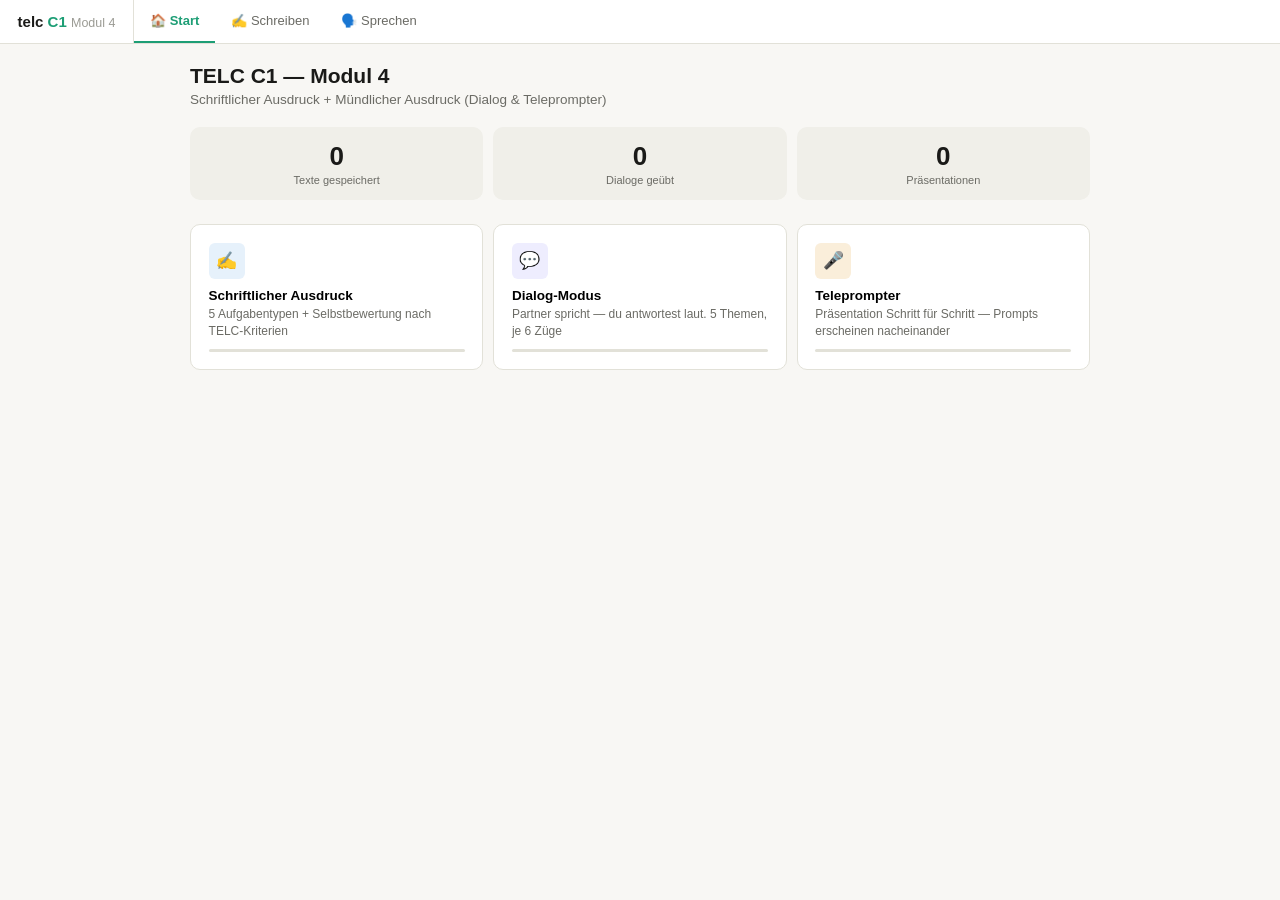
<file: Modul 4 — Schreiben + Sprechen.html>
﻿<!DOCTYPE html>
<html lang="de">
<head>
<meta charset="UTF-8">
<meta name="viewport" content="width=device-width, initial-scale=1.0">
<title>TELC C1 — Schreiben & Sprechen</title>
<style>
*{box-sizing:border-box;margin:0;padding:0}
:root{
  --bg:#f8f7f4;--bg2:#fff;--bg3:#f0efe9;
  --bd:#e2e1d8;--bd2:#c8c7be;
  --tx:#1a1a18;--tx2:#6b6b65;--tx3:#9b9b94;
  --g:#1d9e75;--gl:#e1f5ee;--gd:#0f6e56;
  --p:#7f77dd;--pl:#eeedfe;--pd:#534ab7;
  --b:#378add;--bl:#e6f1fb;--bd3:#185fa5;
  --a:#ba7517;--al:#faeeda;--ad:#633806;
  --r:#e24b4a;--rl:#fcebeb;--rd:#a32d2d;
  --rr:10px;--rs:6px;
}
@media(prefers-color-scheme:dark){:root{
  --bg:#1a1a18;--bg2:#242420;--bg3:#2c2c28;
  --bd:#3a3a34;--bd2:#4a4a44;
  --tx:#f0efe9;--tx2:#a0a09a;--tx3:#6b6b65;
  --gl:#0a3020;--gd:#9fe1cb;--pl:#1e1c40;--pd:#afa9ec;
  --bl:#0a1e35;--bd3:#85b7eb;--al:#2a1a05;--ad:#fac775;
  --rl:#2a0f0f;--rd:#f09595;
}}
body{font-family:-apple-system,BlinkMacSystemFont,'Segoe UI',sans-serif;background:var(--bg);color:var(--tx);min-height:100vh;font-size:15px}

/* NAV */
.nav{background:var(--bg2);border-bottom:1px solid var(--bd);position:sticky;top:0;z-index:100;display:flex;align-items:center;overflow-x:auto}
.nav-logo{padding:.8rem 1.1rem;font-weight:700;font-size:15px;white-space:nowrap;border-right:1px solid var(--bd);flex-shrink:0}
.nav-logo span{color:var(--g)}
.nt{padding:.8rem 1rem;font-size:13px;color:var(--tx2);cursor:pointer;white-space:nowrap;border:none;background:none;border-bottom:2px solid transparent;transition:all .2s;font-family:inherit}
.nt:hover{color:var(--tx);background:var(--bg3)}
.nt.on{color:var(--g);border-bottom-color:var(--g);font-weight:600}

.main{max-width:940px;margin:0 auto;padding:1.25rem}
.sc{display:none}.sc.on{display:block}
.card{background:var(--bg2);border:1px solid var(--bd);border-radius:var(--rr);padding:1.25rem}
.sh{display:flex;align-items:center;justify-content:space-between;margin-bottom:1.25rem;flex-wrap:wrap;gap:.5rem}
.sh h2{font-size:17px;font-weight:600}
.btn{padding:6px 14px;border-radius:var(--rs);border:1px solid var(--bd2);background:var(--bg2);color:var(--tx);font-size:13px;cursor:pointer;transition:all .2s;font-family:inherit}
.btn:hover{background:var(--bg3)}
.btn.pr{background:var(--g);color:#fff;border-color:var(--g)}.btn.pr:hover{background:var(--gd)}
.btn.pu{background:var(--p);color:#fff;border-color:var(--p)}.btn.pu:hover{background:var(--pd)}
.btn.sm{padding:4px 11px;font-size:12px}

/* TABS */
.itabs{display:flex;gap:5px;flex-wrap:wrap;margin-bottom:1.1rem}
.it{padding:5px 14px;border-radius:99px;border:1px solid var(--bd2);background:var(--bg3);font-size:12.5px;cursor:pointer;color:var(--tx2);font-family:inherit;transition:all .2s}
.it.on{background:var(--p);color:#fff;border-color:var(--p)}
.sub-sc{display:none}.sub-sc.on{display:block}

/* DASHBOARD */
.sg{display:grid;grid-template-columns:repeat(auto-fit,minmax(120px,1fr));gap:10px;margin-bottom:1.5rem}
.st{background:var(--bg3);border-radius:var(--rr);padding:.9rem;text-align:center}
.st .n{font-size:26px;font-weight:700}.st .l{font-size:11px;color:var(--tx2);margin-top:2px}
.mg{display:grid;grid-template-columns:repeat(auto-fit,minmax(190px,1fr));gap:10px}
.mb{background:var(--bg2);border:1px solid var(--bd);border-radius:var(--rr);padding:1.1rem;cursor:pointer;transition:all .2s;text-align:left;width:100%}
.mb:hover{border-color:var(--g);transform:translateY(-2px)}
.mb .ico{width:36px;height:36px;border-radius:var(--rs);display:flex;align-items:center;justify-content:center;font-size:17px;margin-bottom:9px}
.mb h3{font-size:13.5px;font-weight:600;margin-bottom:3px}
.mb p{font-size:12px;color:var(--tx2);line-height:1.4}
.pb{height:3px;background:var(--bd);border-radius:99px;margin-top:9px;overflow:hidden}
.pf{height:100%;border-radius:99px;background:var(--g);transition:width .5s}

/* SCHREIBEN */
.task-box{background:var(--bl);border:1px solid var(--b);border-radius:var(--rr);padding:1.1rem;margin-bottom:.9rem}
.task-label{font-size:11px;font-weight:700;color:var(--bd3);text-transform:uppercase;letter-spacing:.06em;margin-bottom:.4rem}
.task-box p{font-size:13.5px;color:var(--tx);line-height:1.7}
.sta{width:100%;min-height:220px;border:1px solid var(--bd2);border-radius:var(--rr);padding:.9rem;font-size:13.5px;line-height:1.85;resize:vertical;font-family:inherit;color:var(--tx);background:var(--bg2)}
.sta:focus{outline:none;border-color:var(--g)}
.wc{font-size:12px;text-align:right;margin-top:4px;color:var(--tx3)}
.cr-grid{display:grid;grid-template-columns:repeat(auto-fit,minmax(200px,1fr));gap:8px;margin-top:.9rem}
.cri{background:var(--bg3);border-radius:var(--rs);padding:.75rem}
.crn{font-size:11.5px;font-weight:600;color:var(--tx2);margin-bottom:5px}
.crg{display:flex;gap:4px}
.cg{width:38px;height:28px;border-radius:var(--rs);border:1px solid var(--bd2);background:var(--bg2);font-size:12px;font-weight:700;cursor:pointer;transition:all .2s;color:var(--tx2);font-family:inherit}
.cg:hover{background:var(--bg3)}
.cg.A.on{background:var(--gl);border-color:var(--g);color:var(--gd)}
.cg.B.on{background:var(--bl);border-color:var(--b);color:var(--bd3)}
.cg.C.on{background:var(--al);border-color:var(--a);color:var(--ad)}
.cg.D.on{background:var(--rl);border-color:var(--r);color:var(--rd)}
.criteria-info{font-size:12px;color:var(--tx3);margin-top:.5rem;line-height:1.5}

/* SAVED WRITINGS */
.saved-item{background:var(--bg3);border:1px solid var(--bd);border-radius:var(--rs);padding:.75rem;margin-bottom:.5rem}
.saved-date{float:right;font-size:11px;color:var(--tx3)}
.saved-task{font-size:11.5px;font-weight:600;color:var(--tx2);margin-bottom:3px}
.saved-text{font-size:13px;color:var(--tx);line-height:1.5}
.saved-grades{font-size:11px;color:var(--tx3);margin-top:4px}

/* SPRECHEN — DIALOG */
.sp-scene{background:var(--bg2);border:1px solid var(--bd);border-radius:var(--rr);padding:1.25rem;margin-bottom:1rem}
.sp-topic{background:var(--pl);border:1px solid var(--p);border-radius:var(--rs);padding:.75rem 1rem;margin-bottom:1rem;font-size:14px;color:var(--pd);font-weight:500;line-height:1.5}
.sp-topic small{display:block;font-size:12px;font-weight:400;margin-top:4px;color:var(--p);opacity:.8}
.turns{display:flex;flex-direction:column;gap:10px;margin-bottom:1rem}
.turn{display:flex;gap:10px;align-items:flex-start}
.turn.you{flex-direction:row-reverse}
.av{width:34px;height:34px;border-radius:50%;display:flex;align-items:center;justify-content:center;font-size:15px;flex-shrink:0;border:1px solid var(--bd)}
.av.p{background:var(--gl);border-color:var(--g)}
.av.y{background:var(--pl);border-color:var(--p)}
.bubble{max-width:80%;padding:.65rem .9rem;border-radius:12px;font-size:13.5px;line-height:1.65;color:var(--tx)}
.turn.partner .bubble{background:var(--bg3);border:1px solid var(--bd);border-top-left-radius:3px}
.turn.you .bubble{background:var(--pl);border:1px solid var(--p);border-top-right-radius:3px;color:var(--pd);font-style:italic}

/* YOUR TURN BOX */
.your-turn-box{background:var(--al);border:1px solid var(--a);border-radius:var(--rr);padding:1rem;margin-bottom:.9rem}
.yt-label{font-size:11px;font-weight:700;color:var(--ad);text-transform:uppercase;letter-spacing:.06em;margin-bottom:.5rem}
.yt-task{font-size:14px;color:var(--tx);line-height:1.6;margin-bottom:.75rem;font-weight:500}
.phrases{display:flex;flex-wrap:wrap;gap:6px;margin-bottom:.75rem}
.ph{padding:4px 11px;border-radius:99px;background:var(--bg2);border:1px solid var(--bd);font-size:12px;color:var(--tx2);cursor:pointer;transition:all .2s;user-select:none}
.ph:hover{border-color:var(--g);color:var(--g);background:var(--gl)}
.ph:active{background:var(--g);color:#fff}

/* SAMPLE BOX */
.sample-box{background:var(--gl);border:1px solid var(--g);border-radius:var(--rs);padding:.75rem;font-size:13px;color:var(--gd);margin-top:.65rem;display:none;line-height:1.6}
.sample-box.show{display:block}

/* DONE BOX */
.done-box{text-align:center;padding:1.5rem;color:var(--tx2)}
.done-box .done-ico{font-size:36px;margin-bottom:.5rem}
.done-box h3{font-size:16px;font-weight:600;margin-bottom:.5rem;color:var(--tx)}

/* TELEPROMPTER */
.tp-card{background:var(--bg2);border:1px solid var(--bd);border-radius:var(--rr);padding:1.25rem;margin-bottom:1rem}
.tp-current{font-size:20px;font-weight:600;color:var(--tx);min-height:70px;line-height:1.6;padding:1rem;background:var(--bg3);border-radius:var(--rs);margin-bottom:.9rem;border-left:4px solid var(--g)}
.tp-next-label{font-size:11px;color:var(--tx3);text-transform:uppercase;letter-spacing:.06em;margin-bottom:4px}
.tp-next{font-size:13.5px;color:var(--tx3);font-style:italic;min-height:30px;line-height:1.5}
.tp-prog-wrap{margin-top:.9rem}
.tp-prog-bar{height:5px;background:var(--bd);border-radius:99px;overflow:hidden;margin-top:4px}
.tp-prog-fill{height:100%;border-radius:99px;background:var(--g);transition:width .4s}
.tp-ctr{font-size:12px;color:var(--tx3)}
.tp-hint{background:var(--bg3);border-radius:var(--rs);padding:.75rem;font-size:12.5px;color:var(--tx2);margin-bottom:.75rem;line-height:1.6}
.tp-hint strong{color:var(--tx)}
.tp-phrases-grid{display:flex;flex-wrap:wrap;gap:6px}

/* INFO BOXES */
.info-box{background:var(--bl);border:1px solid var(--b);border-radius:var(--rs);padding:.75rem;font-size:13px;color:var(--tx);margin-bottom:.9rem;line-height:1.6}
.info-box strong{color:var(--bd3)}

/* TOAST */
.toast{position:fixed;bottom:1.25rem;right:1.25rem;background:var(--bg2);border:1px solid var(--bd2);border-radius:var(--rr);padding:10px 16px;font-size:13px;color:var(--tx);box-shadow:0 4px 18px rgba(0,0,0,.11);z-index:9999;transform:translateY(70px);opacity:0;transition:all .3s}
.toast.show{transform:translateY(0);opacity:1}
.toast.ok{border-color:var(--g);color:var(--gd);background:var(--gl)}
.toast.bad{border-color:var(--r);color:var(--rd);background:var(--rl)}
</style>
</head>
<body>

<nav class="nav">
  <div class="nav-logo">telc <span>C1</span> <small style="font-weight:400;color:var(--tx3)">Modul 4</small></div>
  <button class="nt on" onclick="go('dash')" data-s="dash">🏠 Start</button>
  <button class="nt" onclick="go('schreiben')" data-s="schreiben">✍️ Schreiben</button>
  <button class="nt" onclick="go('sprechen')" data-s="sprechen">🗣️ Sprechen</button>
</nav>

<main class="main">

<!-- DASHBOARD -->
<div class="sc on" id="s-dash">
  <div style="margin-bottom:1.25rem">
    <h1 style="font-size:21px;font-weight:700;margin-bottom:4px">TELC C1 — Modul 4</h1>
    <p style="color:var(--tx2);font-size:13.5px">Schriftlicher Ausdruck + Mündlicher Ausdruck (Dialog & Teleprompter)</p>
  </div>
  <div class="sg">
    <div class="st"><div class="n" id="ds-wr">0</div><div class="l">Texte gespeichert</div></div>
    <div class="st"><div class="n" id="ds-dl">0</div><div class="l">Dialoge geübt</div></div>
    <div class="st"><div class="n" id="ds-tp">0</div><div class="l">Präsentationen</div></div>
  </div>
  <div class="mg">
    <button class="mb" onclick="go('schreiben')">
      <div class="ico" style="background:var(--bl);color:var(--b)">✍️</div>
      <h3>Schriftlicher Ausdruck</h3>
      <p>5 Aufgabentypen + Selbstbewertung nach TELC-Kriterien</p>
      <div class="pb"><div class="pf" id="pb-wr" style="width:0%"></div></div>
    </button>
    <button class="mb" onclick="go('sprechen');spTab('dialog',document.querySelector('.it'))">
      <div class="ico" style="background:var(--pl);color:var(--p)">💬</div>
      <h3>Dialog-Modus</h3>
      <p>Partner spricht — du antwortest laut. 5 Themen, je 6 Züge</p>
      <div class="pb"><div class="pf" id="pb-dl" style="width:0%"></div></div>
    </button>
    <button class="mb" onclick="go('sprechen');spTab('prompt',document.querySelectorAll('.it')[1])">
      <div class="ico" style="background:var(--al);color:var(--a)">🎤</div>
      <h3>Teleprompter</h3>
      <p>Präsentation Schritt für Schritt — Prompts erscheinen nacheinander</p>
      <div class="pb"><div class="pf" id="pb-tp" style="width:0%"></div></div>
    </button>
  </div>
</div>

<!-- SCHREIBEN -->
<div class="sc" id="s-schreiben">
  <div class="sh">
    <h2>✍️ Schriftlicher Ausdruck</h2>
    <div style="display:flex;gap:8px;flex-wrap:wrap">
      <select class="btn sm" id="task-sel" onchange="loadTask()" style="padding:4px 10px">
        <option value="0">Pflicht: Lesegruppe (E-Mail)</option>
        <option value="1">Pflicht: Auto & Mobilität (Leserbrief)</option>
        <option value="2">Wahl A: Privatunterricht (Brief)</option>
        <option value="3">Wahl B: Fertiggerichte (Aufsatz)</option>
        <option value="4">Wahl C: Leben ohne Auto (Leserbrief)</option>
        <option value="5">Wahl D: Austauschprojekt (Bericht)</option>
      </select>
      <button class="btn sm" onclick="loadTask()">🔄 Neu laden</button>
    </div>
  </div>

  <div class="task-box" id="task-box">
    <div class="task-label" id="task-label">Pflichtaufgabe — ca. 200 Wörter</div>
    <p id="task-text"></p>
  </div>

  <div class="info-box">
    <strong>Tipp:</strong> Schreibe deinen Text komplett, dann bewerte ihn selbst mit den TELC-Kriterien unten.
    Versuche komplexe Strukturen (Partizipialkonstruktionen, Konnektoren C1) einzubauen.
  </div>

  <textarea class="sta" id="sch-ta" placeholder="Schreiben Sie hier Ihren Text..." oninput="updWC()"></textarea>
  <div class="wc" id="wc">0 Wörter (Ziel: ~200)</div>

  <div style="margin:.9rem 0 .4rem;font-size:13px;font-weight:600;color:var(--tx2)">
    Selbstbewertung nach TELC C1 — Kriterien (A = sehr gut, D = ungenügend):
  </div>
  <div class="cr-grid" id="cr-grid"></div>
  <div class="criteria-info">
    A = entspricht durchgängig dem Zielniveau C1 &nbsp;|&nbsp;
    B = weitgehend &nbsp;|&nbsp;
    C = teilweise &nbsp;|&nbsp;
    D = überhaupt nicht
  </div>

  <div style="display:flex;gap:8px;justify-content:flex-end;margin-top:.9rem;flex-wrap:wrap">
    <button class="btn sm" onclick="showMuster()">📋 Musterphresen</button>
    <button class="btn sm" onclick="clearText()">🗑 Löschen</button>
    <button class="btn pr" onclick="saveWriting()">💾 Speichern</button>
  </div>

  <!-- MUSTERPHRASES panel -->
  <div id="muster-box" style="display:none;margin-top:.9rem;background:var(--bg3);border:1px solid var(--bd);border-radius:var(--rr);padding:1rem">
    <div style="font-size:13px;font-weight:600;margin-bottom:.65rem">📋 Nützliche Phrasen für C1-Texte:</div>
    <div style="display:grid;grid-template-columns:1fr 1fr;gap:.5rem;font-size:13px">
      <div><strong style="color:var(--b)">Einleitung</strong><br>
        • Ich freue mich, Ihnen mitteilen zu können, dass…<br>
        • Bezugnehmend auf Ihr Schreiben vom…<br>
        • In Anbetracht der Tatsache, dass…
      </div>
      <div><strong style="color:var(--b)">Meinung</strong><br>
        • Meiner Auffassung nach…<br>
        • Ich bin der Überzeugung, dass…<br>
        • Es lässt sich nicht leugnen, dass…
      </div>
      <div><strong style="color:var(--b)">Einschränkung</strong><br>
        • Wenngleich / Obschon…<br>
        • Zwar … aber/jedoch…<br>
        • Abgesehen davon, dass…
      </div>
      <div><strong style="color:var(--b)">Schluss / Fazit</strong><br>
        • Es bleibt festzuhalten, dass…<br>
        • Daraus ergibt sich, dass…<br>
        • Ich würde mich freuen, von Ihnen zu hören.
      </div>
      <div><strong style="color:var(--b)">Konnektoren C1</strong><br>
        • infolgedessen · nichtsdestotrotz<br>
        • nicht nur…sondern auch<br>
        • je…desto · zumal · gleichwohl
      </div>
      <div><strong style="color:var(--b)">Nominalisierung C1</strong><br>
        • die Inanspruchnahme · die Ausprägung<br>
        • trotz steigender Kosten (statt: obwohl…)<br>
        • unter Berücksichtigung von…
      </div>
    </div>
  </div>

  <!-- SAVED WRITINGS -->
  <div id="saved-section" style="margin-top:1.5rem"></div>
</div>

<!-- SPRECHEN -->
<div class="sc" id="s-sprechen">
  <div class="sh"><h2>🗣️ Mündlicher Ausdruck</h2></div>
  <div class="itabs">
    <button class="it on" onclick="spTab('dialog',this)">💬 Dialog</button>
    <button class="it" onclick="spTab('prompt',this)">🎤 Teleprompter</button>
  </div>

  <!-- DIALOG -->
  <div class="sub-sc on" id="sp-dialog">
    <div class="info-box">
      <strong>So funktioniert der Dialog-Modus:</strong> Dein Partner (👤) spricht — seine Repliken erscheinen als Sprechblasen.
      Du (🗣️) bekommst eine Aufgabe was du sagen sollst — sprich es laut aus, dann klicke „Weiter".
      Musterlösungen und Phrasen helfen dir falls du nicht weiterkommst.
    </div>
    <div style="display:flex;gap:8px;margin-bottom:1rem;flex-wrap:wrap;align-items:center">
      <select class="btn sm" id="dlg-sel" onchange="loadDialog()" style="padding:4px 10px">
        <option value="0">Diskussion: Digitalisierung & Bildung</option>
        <option value="1">Diskussion: Mobilität & Umwelt</option>
        <option value="2">Präsentation + Fragen: Homeoffice</option>
        <option value="3">Diskussion: Wissen — breiter oder tiefer?</option>
        <option value="4">Diskussion: Unpünktlichkeit & Respekt</option>
      </select>
      <button class="btn sm" onclick="loadDialog()">🔄 Neu starten</button>
    </div>

    <div class="sp-scene">
      <div class="sp-topic" id="sp-topic"></div>
      <div class="turns" id="sp-turns"></div>

      <!-- YOUR TURN -->
      <div class="your-turn-box" id="your-turn-box" style="display:none">
        <div class="yt-label">Deine Aufgabe — sprich laut:</div>
        <div class="yt-task" id="yt-task"></div>
        <div style="font-size:12px;color:var(--tx3);margin-bottom:.5rem">Hilfreiche Phrasen (klicken zum Kopieren in Gedanken):</div>
        <div class="phrases" id="yt-phrases"></div>
        <div style="display:flex;gap:8px;flex-wrap:wrap">
          <button class="btn pr sm" onclick="nextTurn()">✓ Gesprochen — Weiter</button>
          <button class="btn sm" onclick="showSample()">💡 Musterlösung zeigen</button>
        </div>
        <div class="sample-box" id="sample-box"></div>
      </div>

      <!-- DONE -->
      <div class="done-box" id="done-box" style="display:none">
        <div class="done-ico">🎉</div>
        <h3>Dialog abgeschlossen!</h3>
        <p style="font-size:13.5px;margin-bottom:1rem">Gut gemacht! Wiederhole den Dialog oder wähle ein anderes Thema.</p>
        <button class="btn pr" onclick="loadDialog()">🔄 Nochmal üben</button>
      </div>
    </div>
  </div>

  <!-- TELEPROMPTER -->
  <div class="sub-sc" id="sp-prompt">
    <div class="info-box">
      <strong>Teleprompter-Modus:</strong> Für die Präsentation (Teil 1A, 3 Min.). Drücke ▶ Starten —
      die Prompts erscheinen nacheinander alle 15 Sekunden (oder manuell mit → oder Leertaste).
      Sprich jeden Punkt laut und frei aus!
    </div>
    <div style="display:flex;gap:8px;margin-bottom:1rem;flex-wrap:wrap;align-items:center">
      <select class="btn sm" id="tp-sel" onchange="loadTP()" style="padding:4px 10px">
        <option value="0">Sollten Lehrende Autorität sein?</option>
        <option value="1">Campus-Leben: Pro und Contra</option>
        <option value="2">Weiterbildung nach dem Studium</option>
        <option value="3">Digitalisierung im Alltag</option>
        <option value="4">Homeoffice: Chancen und Risiken</option>
      </select>
      <button class="btn sm pr" id="tp-start-btn" onclick="toggleTP()">▶ Starten</button>
      <button class="btn sm" onclick="prevTP()">◀</button>
      <button class="btn sm" onclick="nextTPStep()">▶ Nächster</button>
    </div>

    <div class="tp-card">
      <div class="tp-current" id="tp-current">Drücke ▶ Starten um zu beginnen…</div>
      <div class="tp-next-label">Nächster Punkt:</div>
      <div class="tp-next" id="tp-next">—</div>
      <div class="tp-prog-wrap">
        <div style="display:flex;justify-content:space-between;align-items:center">
          <span class="tp-ctr" id="tp-ctr">0 / 0</span>
          <span style="font-size:11px;color:var(--tx3)" id="tp-time"></span>
        </div>
        <div class="tp-prog-bar"><div class="tp-prog-fill" id="tp-pf" style="width:0%"></div></div>
      </div>
    </div>

    <div class="card">
      <div style="font-size:13px;font-weight:600;margin-bottom:.65rem;color:var(--tx2)">
        📋 Phrasen für die Präsentation (zum Üben):
      </div>
      <div class="tp-phrases-grid" id="tp-phrases"></div>
    </div>
  </div>

</div><!-- end sprechen -->

</main>
<div class="toast" id="toast"></div>

<script>
// ── STATE ──────────────────────────────────────────
var S={writings:[],dialogs:0,tps:0,critRatings:{}};
function loadS(){try{var d=localStorage.getItem('telc_m4');if(d)S=Object.assign(S,JSON.parse(d));}catch(e){}updDash();}
function saveS(){try{localStorage.setItem('telc_m4',JSON.stringify(S));}catch(e){}}
function updDash(){
  tx('ds-wr',S.writings.length);tx('ds-dl',S.dialogs);tx('ds-tp',S.tps);
  pw('pb-wr',Math.min(S.writings.length*20,100));
  pw('pb-dl',Math.min(S.dialogs*15,100));
  pw('pb-tp',Math.min(S.tps*20,100));
}
function tx(id,v){var e=document.getElementById(id);if(e)e.textContent=v;}
function pw(id,v){var e=document.getElementById(id);if(e)e.style.width=v+'%';}
function toast(msg,type){var t=document.getElementById('toast');t.textContent=msg;t.className='toast '+(type||'');t.classList.add('show');clearTimeout(t._t);t._t=setTimeout(function(){t.classList.remove('show');},2500);}

function go(s){
  document.querySelectorAll('.sc').forEach(function(e){e.classList.remove('on');});
  document.querySelectorAll('.nt').forEach(function(e){e.classList.remove('on');});
  document.getElementById('s-'+s).classList.add('on');
  var t=document.querySelector('[data-s="'+s+'"]');if(t)t.classList.add('on');
  if(s==='dash')updDash();
  if(s==='schreiben'){loadTask();buildCrit();renderSaved();}
  if(s==='sprechen')loadDialog();
}

// ── SCHREIBEN ──────────────────────────────────────
var TASKS=[
  {label:'Pflichtaufgabe — ca. 200 Wörter',
   text:'Sie erhalten eine E-Mail von einer Bekannten, die eine Lesegruppe für deutschsprachige Literatur gründen möchte. Sie schlägt vor, zunächst einen längeren Roman zu lesen.\n\nTeilen Sie Ihrer Bekannten mit:\n• ob Sie Interesse haben, an den Treffen teilzunehmen\n• für wie wichtig Sie die Lektüre von deutschsprachiger Literatur halten\n• ob Sie den Vorschlag, einen längeren Roman zu lesen, gut finden'},
  {label:'Pflichtaufgabe — ca. 200 Wörter',
   text:'Eine Tageszeitung möchte von ihren Lesern wissen, ob sie sich ein Leben ohne Auto vorstellen können.\n\nSchreiben Sie einen Leserbrief, in dem Sie beschreiben:\n• welche Rolle Autos in Ihrem Leben spielen\n• ob Sie sich ein Leben ohne Auto vorstellen können\n• wie Sie die Zukunft der Mobilität sehen'},
  {label:'Wahlaufgabe A — ca. 150 Wörter',
   text:'Herr Lorenz, ein Unternehmer, sucht Privatunterricht in Ihrer Muttersprache. Er möchte Geschäftsbriefe schreiben und am Telefon geschäftliche Dinge besprechen können.\n\nSchreiben Sie Herrn Lorenz einen Brief, in dem Sie beschreiben:\n• wie Sie den Privatunterricht organisieren wollen\n• welche Unterrichtsinhalte Sie vorschlagen'},
  {label:'Wahlaufgabe B — ca. 150 Wörter',
   text:'Ihre neue Kursleiterin ist begeisterte Köchin und lehnt Fertiggerichte sowie Fast Food grundsätzlich ab. Sie möchte von Ihnen wissen, was Sie von dieser Einstellung halten und wie Ihre eigenen Essgewohnheiten aussehen.\n\nSchreiben Sie einen kurzen Aufsatz zu diesem Thema.'},
  {label:'Wahlaufgabe C — ca. 150 Wörter',
   text:'Eine Tageszeitung möchte von ihren Lesern wissen, ob sie sich ein Leben ohne Auto vorstellen können.\n\nSchreiben Sie einen kurzen Leserbrief, in dem Sie beschreiben, welche Rolle Autos in Ihrem Leben spielen.'},
  {label:'Wahlaufgabe D — ca. 150 Wörter',
   text:'Sie haben im Rahmen eines Projekts einem ausländischen Studierenden geholfen, sich einzuleben. Nun möchte der Projektleiter von Ihnen wissen, welche Informationen für Neuankömmlinge besonders wichtig sind.\n\nSchreiben Sie einen kurzen Bericht.'}
];

var taskIdx=0;
function loadTask(){
  taskIdx=parseInt(document.getElementById('task-sel').value);
  var t=TASKS[taskIdx];
  document.getElementById('task-label').textContent=t.label;
  document.getElementById('task-text').textContent=t.text;
}

function updWC(){
  var txt=document.getElementById('sch-ta').value.trim();
  var n=txt?txt.split(/\s+/).length:0;
  var target=taskIdx<=1?200:150;
  var col=n<80?'var(--r)':n<target*.7?'var(--a)':'var(--g)';
  document.getElementById('wc').innerHTML='<span style="color:'+col+'">'+n+' Wörter</span> (Ziel: ~'+target+')';
}

var CRIT=['Aufgabengerechtheit','Korrektheit','Repertoire','Kommunikative Gestaltung'];
var CRIT_DESC={
  'Aufgabengerechtheit':'Deckt der Text alle geforderten Inhaltspunkte ab? Ist er textsortengerecht?',
  'Korrektheit':'Grammatik, Wortschatz, Rechtschreibung, Interpunktion',
  'Repertoire':'Abwechslungsreicher Ausdruck, komplexe Satzstrukturen, C1-Wortschatz',
  'Kommunikative Gestaltung':'Logischer Aufbau, Kohärenz, Verknüpfungsmittel'
};

function buildCrit(){
  document.getElementById('cr-grid').innerHTML=CRIT.map(function(c){
    var k=c.replace(/\s/g,'_');
    return '<div class="cri">'+
      '<div class="crn" title="'+CRIT_DESC[c]+'">'+c+' ℹ️</div>'+
      '<div class="crg" id="cg-'+k+'">'+
        ['A','B','C','D'].map(function(g){
          return '<button class="cg '+g+'" onclick="rateCrit(\''+k+'\',\''+g+'\')">'+g+'</button>';
        }).join('')+
      '</div>'+
    '</div>';
  }).join('');
}

function rateCrit(k,g){
  S.critRatings[k]=g;
  document.getElementById('cg-'+k).querySelectorAll('.cg').forEach(function(b){
    b.classList.toggle('on',b.textContent===g);
  });
}

function showMuster(){
  var box=document.getElementById('muster-box');
  box.style.display=box.style.display==='none'?'block':'none';
}

function clearText(){
  document.getElementById('sch-ta').value='';
  updWC();
  toast('Text gelöscht');
}

function saveWriting(){
  var txt=document.getElementById('sch-ta').value.trim();
  if(txt.length<20){toast('Bitte zuerst etwas schreiben!','bad');return;}
  var grades=Object.assign({},S.critRatings);
  var gradesStr=Object.entries(grades).map(function(e){return e[0].replace('_',' ')+': '+e[1];}).join(' | ');
  S.writings.push({
    task:TASKS[taskIdx].label+' — '+TASKS[taskIdx].text.substring(0,60)+'…',
    text:txt,
    grades:gradesStr,
    date:new Date().toLocaleDateString('de-DE')
  });
  saveS();updDash();renderSaved();
  toast('✅ Text gespeichert!','ok');
}

function deleteWriting(i){
  if(!confirm('Text löschen?'))return;
  S.writings.splice(i,1);saveS();renderSaved();updDash();
}

function renderSaved(){
  var sec=document.getElementById('saved-section');
  if(!S.writings.length){sec.innerHTML='';return;}
  var h='<h3 style="font-size:14px;font-weight:600;margin-bottom:.75rem;color:var(--tx2)">💾 Gespeicherte Texte ('+S.writings.length+')</h3>';
  S.writings.slice().reverse().forEach(function(w,ri){
    var i=S.writings.length-1-ri;
    h+='<div class="saved-item">'+
      '<div class="saved-date">'+w.date+'</div>'+
      '<div class="saved-task">'+w.task+'</div>'+
      '<div class="saved-text">'+w.text.substring(0,150)+(w.text.length>150?'…':'')+'</div>'+
      (w.grades?'<div class="saved-grades">Bewertung: '+w.grades+'</div>':'')+
      '<button class="btn sm" style="margin-top:6px" onclick="deleteWriting('+i+')">🗑 Löschen</button>'+
    '</div>';
  });
  sec.innerHTML=h;
}

// ── DIALOG DATA ────────────────────────────────────
var DIALOGS=[
  {
    topic:'Diskussionsthema: „Die Digitalisierung verändert das Bildungssystem grundlegend."',
    info:'Teil 2 — Diskussion (6 Minuten). Tausche Argumente aus, gehe auf deinen Partner ein.',
    turns:[
      {who:'p',text:'Ich finde, dass digitale Medien den Unterricht erheblich bereichern können. Man denke nur an die Möglichkeit, Lernmaterialien individuell anzupassen und Schüler gezielter zu fördern.'},
      {who:'y',task:'Stimme zu oder widerspreche. Nenne ein konkretes Argument.',
       phrases:['Das stimmt, jedoch…','Dem würde ich teilweise zustimmen, allerdings…','Ich bin da anderer Meinung, weil…','Nicht nur…, sondern auch…'],
       sample:'Das stimmt zwar, aber man darf nicht vergessen, dass nicht alle Schüler gleichwertigen Zugang zu digitalen Geräten haben — die sogenannte digitale Kluft ist ein ernstes Problem.'},
      {who:'p',text:'Das ist ein wichtiger Punkt. Die digitale Kluft ist tatsächlich problematisch. Aber gleichzeitig bietet Digitalisierung auch Chancen für Schüler in ländlichen Gebieten — Stichwort: E-Learning.'},
      {who:'y',task:'Schlage eine Lösung für das Problem der digitalen Kluft vor.',
       phrases:['Meiner Auffassung nach sollte der Staat…','Eine Möglichkeit wäre, dass…','Es wäre sinnvoll, wenn…','Im Hinblick auf…'],
       sample:'Meiner Auffassung nach sollte der Staat dafür sorgen, dass alle Schulen mit moderner Infrastruktur ausgestattet werden und Lehrkräfte entsprechend geschult werden.'},
      {who:'p',text:'Einverstanden. Und man sollte auch nicht vergessen, dass Lehrer selbst fit in der digitalen Welt sein müssen — das erfordert kontinuierliche Weiterbildung.'},
      {who:'y',task:'Fasse die wichtigsten Punkte zusammen und nenne dein Fazit.',
       phrases:['Zusammenfassend lässt sich sagen…','Es bleibt festzuhalten, dass…','Abschließend möchte ich betonen, dass…','Infolgedessen…'],
       sample:'Zusammenfassend lässt sich sagen, dass Digitalisierung im Bildungsbereich große Chancen bietet, aber nur dann, wenn alle Beteiligten — Schüler, Lehrer und Staat — entsprechend unterstützt werden.'}
    ]
  },
  {
    topic:'Diskussionsthema: „Ohne Auto ist ein modernes Leben kaum möglich."',
    info:'Teil 2 — Diskussion (6 Minuten).',
    turns:[
      {who:'p',text:'In ländlichen Regionen ist ein Auto schlicht notwendig. Der öffentliche Nahverkehr ist dort oft unzureichend — Busse fahren vielleicht zweimal täglich, und das reicht für den Arbeitsalltag nicht aus.'},
      {who:'y',task:'Stimme zu oder grenzen ein — unterscheide zwischen Stadt und Land.',
       phrases:['Für den ländlichen Raum gilt…','In städtischen Regionen hingegen…','Einerseits…, andererseits…','Infolgedessen sollte man unterscheiden…'],
       sample:'Das ist ein berechtigter Punkt für den ländlichen Raum. In Städten hingegen kann man auf das Auto gut verzichten, zumal das ÖPNV-Netz dort deutlich dichter ist.'},
      {who:'p',text:'Stimmt, aber selbst in Städten nutzen viele Menschen das Auto für Einkäufe oder den Transport von Kindern — das ist praktischer als öffentliche Verkehrsmittel.'},
      {who:'y',task:'Bring ein Gegenbeispiel oder nenne eine Alternative.',
       phrases:['Wenngleich das stimmt…','Demgegenüber zeigt das Beispiel von…','Es sei denn, man…','Abgesehen davon, dass…'],
       sample:'Wenngleich das zutreffen mag, zeigen Städte wie Amsterdam oder Kopenhagen, dass Fahrrad und ÖPNV eine sehr gute Alternative darstellen können — wenn die Infrastruktur stimmt.'},
      {who:'p',text:'Das sind interessante Beispiele. Letztlich ist es eine Frage der Infrastruktur und des politischen Willens. Ohne staatliche Investitionen wird sich kaum etwas ändern.'},
      {who:'y',task:'Gib dein abschließendes Urteil. Benutze einen C1-Konnektor.',
       phrases:['Ich bin der Überzeugung, dass…','Es lässt sich nicht leugnen, dass…','Daraus ergibt sich, dass…','Nichtsdestotrotz…'],
       sample:'Ich bin der Überzeugung, dass ein autoärmeres Leben möglich ist. Nichtsdestotrotz braucht es erhebliche Investitionen in nachhaltige Infrastruktur, um diesen Wandel zu ermöglichen.'}
    ]
  },
  {
    topic:'Präsentation + Anschlussfragen: Homeoffice — Vor- und Nachteile',
    info:'Teil 1A + 1B. Partner B fasst zusammen und stellt Fragen — du antwortest.',
    turns:[
      {who:'p',text:'[Teilnehmerin A präsentiert] Ich werde heute über das Thema Homeoffice sprechen. Zu Beginn möchte ich die wichtigsten Vorteile nennen: Zeitersparnis durch den Wegfall des Pendelwegs, mehr Flexibilität bei der Arbeitszeiteinteilung und oft eine höhere Konzentration im eigenen Umfeld.'},
      {who:'y',task:'(Teil 1B) Fasse zusammen, was du gehört hast. Benutze: „Sie haben erwähnt, dass…"',
       phrases:['Sie haben erwähnt, dass…','Wenn ich Sie richtig verstanden habe…','Als besonders wichtig haben Sie hervorgehoben, dass…','Sie sprachen darüber, dass…'],
       sample:'Wenn ich Sie richtig verstanden habe, haben Sie die Zeitersparnis, die Flexibilität und die erhöhte Konzentration als Hauptvorteile des Homeoffice genannt.'},
      {who:'p',text:'Genau. Allerdings gibt es auch Nachteile: Die soziale Isolation, die schwierige Trennung von Beruf und Privatleben und die fehlende spontane Zusammenarbeit mit Kollegen können problematisch sein.'},
      {who:'y',task:'Stelle eine Anschlussfrage zur Präsentation.',
       phrases:['Wie würden Sie mit dem Problem der… umgehen?','Könnten Sie noch näher auf … eingehen?','Was meinen Sie damit, wenn Sie sagen…?','Haben Sie persönliche Erfahrungen mit…?'],
       sample:'Wie würden Sie persönlich mit dem Problem der sozialen Isolation im Homeoffice umgehen? Haben Sie konkrete Strategien?'},
      {who:'p',text:'Gute Frage. Regelmäßige virtuelle Meetings, gelegentliche Präsenztage und klare Arbeitszeiten helfen, den sozialen Kontakt aufrechtzuerhalten und die Work-Life-Balance zu wahren.'},
      {who:'y',task:'Mach deinen abschließenden Kommentar zur Präsentation.',
       phrases:['Ich fand besonders interessant, dass…','Ihr Vortrag hat mich dazu gebracht, darüber nachzudenken…','Zusammenfassend möchte ich sagen…','Ich stimme mit Ihnen überein, dass…'],
       sample:'Ich fand besonders interessant, dass Sie die soziale Isolation als Nachteil erwähnt haben — das ist oft unterschätzt. Ihr Vortrag hat mich dazu gebracht, über die Balance zwischen Flexibilität und sozialem Kontakt nachzudenken.'}
    ]
  },
  {
    topic:'Diskussionsthema: „Unser Wissen wird immer breiter, aber leider nicht tiefer."',
    info:'Teil 2 — Diskussion (6 Minuten).',
    turns:[
      {who:'p',text:'Ich denke, dieses Zitat trifft eine moderne Realität: Das Internet liefert uns in Sekunden Antworten auf alle Fragen — aber kaum jemand nimmt sich Zeit, wirklich tief in ein Thema einzutauchen.'},
      {who:'y',task:'Stimme zu oder zeige eine andere Perspektive mit Beispiel.',
       phrases:['Das ist ein wichtiger Punkt…','Andererseits gibt es auch…','Einerseits…, andererseits…','Nicht nur…, sondern auch…'],
       sample:'Das ist ein wichtiger Punkt. Andererseits gibt es auch Menschen, die das Internet nutzen, um sich sehr gezielt tief in Nischenthemen einzuarbeiten — Stichwort: YouTube-Tutorials, Online-Kurse, wissenschaftliche Datenbanken.'},
      {who:'p',text:'Das stimmt. Aber das sind Ausnahmen. Der Großteil der Bevölkerung konsumiert Informationen oberflächlich — besonders in sozialen Medien, wo kurze Clips und Headlines dominieren.'},
      {who:'y',task:'Schlage eine Lösung vor. Benutze „in Anbetracht" oder „im Hinblick auf".',
       phrases:['In Anbetracht dieser Entwicklung…','Im Hinblick auf die Zukunft…','Es wäre sinnvoll, dass…','Daraus ergibt sich, dass…'],
       sample:'In Anbetracht dieser Entwicklung wäre es sinnvoll, in Schulen mehr Wert auf kritisches Denken und tiefes Analysieren zu legen — anstatt nur Faktenwissen zu vermitteln.'},
      {who:'p',text:'Das sehe ich auch so. Bildung muss sich anpassen und Tiefgang fördern. Vielleicht ist auch die Medienkompetenz entscheidend — also zu wissen, wie man seriöse von oberflächlichen Quellen unterscheidet.'},
      {who:'y',task:'Formuliere dein Fazit. Benutze mindestens einen zweiteiligen Konnektor.',
       phrases:['Zusammenfassend bin ich der Überzeugung…','Es bleibt festzuhalten…','Nicht nur…, sondern auch…','Nichtsdestotrotz glaube ich, dass…'],
       sample:'Zusammenfassend bin ich der Überzeugung, dass das Zitat eine reale Tendenz beschreibt. Nichtsdestotrotz liegt es in unserer Macht gegenzusteuern — nicht nur durch Bildungsreformen, sondern auch durch bewusste Mediennutzung.'}
    ]
  },
  {
    topic:'Diskussionsthema: „Unpünktlichkeit ist ein Zeichen fehlender Wertschätzung."',
    info:'Teil 2 — Diskussion (6 Minuten).',
    turns:[
      {who:'p',text:'Ich stimme dem Zitat grundsätzlich zu. Wenn jemand regelmäßig zu spät kommt, sendet er das Signal, dass seine eigene Zeit wichtiger ist als die der anderen — das ist eine Form der Geringschätzung.'},
      {who:'y',task:'Stimme zu oder schränke ein — berücksichtige kulturelle Unterschiede.',
       phrases:['Wenngleich ich das nachvollziehen kann…','Zwar stimmt das, aber…','Abgesehen davon, dass…','Man muss allerdings berücksichtigen, dass…'],
       sample:'Wenngleich ich das nachvollziehen kann, sollte man auch kulturelle Unterschiede berücksichtigen — in manchen Kulturen gilt Pünktlichkeit als weniger verbindlich und hat eine andere soziale Bedeutung.'},
      {who:'p',text:'Das ist ein guter Hinweis. Trotzdem sollte man in einem professionellen Kontext — also bei Meetings, Vorlesungen oder geschäftlichen Terminen — Pünktlichkeit als Zeichen des Respekts einhalten.'},
      {who:'y',task:'Differenziere: privater vs. beruflicher Kontext.',
       phrases:['Im beruflichen Kontext…','Demgegenüber im privaten Bereich…','Es sei denn, es handelt sich um…','Je nach Situation…'],
       sample:'Da stimme ich zu. Im beruflichen Umfeld ist Pünktlichkeit tatsächlich essenziell. Im privaten Bereich hingegen darf man etwas flexibler sein — es sei denn, es handelt sich um wichtige persönliche Anlässe.'},
      {who:'p',text:'Genau diese Unterscheidung ist wichtig. Ein Meeting um fünf Minuten zu verzögern ist ärgerlich, aber nicht mit chronischer Unpünktlichkeit gleichzusetzen, die das Vertrauen ernsthaft untergräbt.'},
      {who:'y',task:'Formuliere dein abschließendes Urteil mit einem C1-Redemittel.',
       phrases:['Es bleibt festzuhalten, dass…','Unter Berücksichtigung aller Aspekte…','Daraus ergibt sich, dass…','Es lässt sich nicht leugnen, dass…'],
       sample:'Es bleibt festzuhalten, dass Pünktlichkeit zwar eine Form der Wertschätzung ist, der Kontext aber entscheidet, wie streng man sie einfordern sollte. Unter Berücksichtigung kultureller Unterschiede ist ein differenzierter Umgang angemessen.'}
    ]
  }
];

var dlgIdx=0,dlgTurn=0;
function loadDialog(){
  dlgIdx=parseInt(document.getElementById('dlg-sel').value);
  dlgTurn=0;
  document.getElementById('done-box').style.display='none';
  document.getElementById('your-turn-box').style.display='none';
  document.getElementById('sample-box').className='sample-box';
  var d=DIALOGS[dlgIdx];
  document.getElementById('sp-topic').innerHTML=
    d.topic+'<small>'+d.info+'</small>';
  document.getElementById('sp-turns').innerHTML='';
  showNextTurn();
}

function addBubble(who,text){
  var div=document.createElement('div');
  div.className='turn '+(who==='p'?'partner':'you');
  div.innerHTML='<div class="av '+(who==='p'?'p':'y')+'">'+(who==='p'?'👤':'🗣️')+'</div>'+
    '<div class="bubble">'+esc(text)+'</div>';
  document.getElementById('sp-turns').appendChild(div);
  div.scrollIntoView({behavior:'smooth',block:'nearest'});
}

function showNextTurn(){
  var d=DIALOGS[dlgIdx];
  if(dlgTurn>=d.turns.length){
    document.getElementById('your-turn-box').style.display='none';
    document.getElementById('done-box').style.display='block';
    S.dialogs++;saveS();updDash();
    return;
  }
  var t=d.turns[dlgTurn];
  if(t.who==='p'){
    addBubble('p',t.text);
    dlgTurn++;
    setTimeout(showNextTurn,300);
  } else {
    document.getElementById('your-turn-box').style.display='block';
    document.getElementById('yt-task').textContent=t.task;
    document.getElementById('sample-box').className='sample-box';
    document.getElementById('yt-phrases').innerHTML=
      t.phrases.map(function(p){return '<span class="ph">'+p+'</span>';}).join('');
  }
}

function nextTurn(){
  var d=DIALOGS[dlgIdx],t=d.turns[dlgTurn];
  addBubble('y','[Dein Beitrag]');
  document.getElementById('your-turn-box').style.display='none';
  document.getElementById('sample-box').className='sample-box';
  dlgTurn++;
  setTimeout(showNextTurn,200);
}

function showSample(){
  var d=DIALOGS[dlgIdx],t=d.turns[dlgTurn];
  var box=document.getElementById('sample-box');
  box.textContent='💡 Beispiel: '+t.sample;
  box.className='sample-box show';
}

function spTab(id,btn){
  document.querySelectorAll('#s-sprechen .sub-sc').forEach(function(e){e.classList.remove('on');});
  document.querySelectorAll('.itabs .it').forEach(function(b){b.classList.remove('on');});
  document.getElementById('sp-'+id).classList.add('on');
  if(btn)btn.classList.add('on');
  if(id==='prompt')loadTP();
}

function esc(s){return String(s||'').replace(/&/g,'&amp;').replace(/</g,'&lt;').replace(/>/g,'&gt;');}

// ── TELEPROMPTER ───────────────────────────────────
var TP_DATA=[
  {title:'Autorität im Unterricht',steps:[
    'Einleitung: Nenne dein Thema und eine persönliche Erfahrung als Einstieg.',
    'These formulieren: Sollten Lehrende eine Autorität sein? Deine Position.',
    'Argument 1: Autorität schafft Struktur, klare Erwartungen und Sicherheit.',
    'Argument 2: Zu viel Autorität hemmt kritisches Denken und Eigeninitiative.',
    'Beispiel: Beschreibe eine konkrete Lernsituation aus deiner Erfahrung.',
    'Gegenargument: Schüler brauchen auch Freiheit und Eigenverantwortung.',
    'Abwägung: Moderne Autorität = Fachkompetenz + Respekt, nicht Kontrolle.',
    'Fazit: Schlussfolgerung — runde die Präsentation ab.'
  ]},
  {title:'Campus-Leben: Pro und Contra',steps:[
    'Einleitung: Stelle das Thema vor — Wohnen auf dem Universitätscampus.',
    'Beschreibung: Was bedeutet Campus-Leben? Unterschied USA vs. Europa.',
    'Vorteil 1: Soziale Integration, Netzwerkbildung, Gemeinschaft.',
    'Vorteil 2: Kürzere Wege, mehr Zeit für das Studium.',
    'Nachteil 1: Begrenzte Privatsphäre und Unabhängigkeit.',
    'Nachteil 2: Mögliche Ablenkungen durch das soziale Umfeld.',
    'Persönliche Meinung: Würdest du auf einem Campus wohnen? Warum (nicht)?',
    'Fazit: Zusammenfassung und Schlussgedanke.'
  ]},
  {title:'Weiterbildung nach dem Studium',steps:[
    'Einleitung: Warum ist lebenslanges Lernen heute wichtig?',
    'These: Weiterbildung ist in der modernen Arbeitswelt unerlässlich.',
    'Begründung 1: Digitalisierung verändert Berufsfelder rasant.',
    'Begründung 2: Fachkenntnisse veralten schneller als früher.',
    'Beispiel: Nenne konkrete Formen der Weiterbildung (Kurse, MOOCs, Zertifikate).',
    'Einschränkung: Nicht jeder hat Zeit und finanzielle Mittel dafür.',
    'Lösungsansatz: Arbeitgeber sollten Weiterbildung aktiv fördern.',
    'Fazit: Deine persönliche Einstellung zum Thema.'
  ]},
  {title:'Digitalisierung im Alltag',steps:[
    'Einleitung: Beschreibe eine alltägliche Situation, in der Digitalisierung eine Rolle spielt.',
    'Überblick: Welche Bereiche betrifft die Digitalisierung? (Arbeit, Schule, Gesundheit)',
    'Vorteil 1: Zeitersparnis und erhöhter Komfort im Alltag.',
    'Vorteil 2: Neue Möglichkeiten für Bildung und Kommunikation.',
    'Risiko 1: Datenschutz, Überwachung, Missbrauch von Daten.',
    'Risiko 2: Digitale Abhängigkeit und sinkende Konzentrationsfähigkeit.',
    'Abwägung: Wie kann man Vor- und Nachteile ausbalancieren?',
    'Fazit: Deine persönliche Haltung zur Digitalisierung.'
  ]},
  {title:'Homeoffice: Chancen und Risiken',steps:[
    'Einleitung: Stelle das Thema Homeoffice vor — persönliche Erfahrung oder Aktualität.',
    'Vorteil 1: Zeitersparnis — kein Pendeln, flexiblere Zeiteinteilung.',
    'Vorteil 2: Höhere Konzentration im eigenen Umfeld, weniger Ablenkungen.',
    'Nachteil 1: Soziale Isolation, fehlender Kontakt zu Kollegen.',
    'Nachteil 2: Schwierige Trennung von Beruf und Privatleben.',
    'Lösungen: Regelmäßige Meetings, klare Arbeitszeiten, Präsenztage.',
    'Zukunftsperspektive: Hybrides Arbeiten als bester Kompromiss?',
    'Fazit: Deine persönliche Einschätzung der Zukunft des Arbeitens.'
  ]}
];

var TP_PHRASES=[
  'Ich möchte heute über … sprechen.',
  'Als Einstieg möchte ich sagen, dass…',
  'Ein wichtiges Argument dafür ist…',
  'Auf der anderen Seite muss man bedenken, dass…',
  'Ein konkretes Beispiel dafür ist…',
  'Wenngleich … , so lässt sich doch sagen…',
  'Nicht nur …, sondern auch…',
  'Je mehr … , desto …',
  'Meiner Auffassung nach…',
  'Es bleibt festzuhalten, dass…',
  'Infolgedessen / Nichtsdestotrotz…',
  'Abschließend möchte ich betonen, dass…'
];

var tpIdx=0,tpStep=0,tpRunning=false,tpTimer=null;

function loadTP(){
  tpIdx=parseInt(document.getElementById('tp-sel').value);
  tpStep=0;tpRunning=false;
  clearInterval(tpTimer);
  document.getElementById('tp-start-btn').textContent='▶ Starten';
  showTPStep();
  document.getElementById('tp-phrases').innerHTML=
    TP_PHRASES.map(function(p){return '<span class="ph">'+p+'</span>';}).join('');
}

function showTPStep(){
  var d=TP_DATA[tpIdx];
  if(tpStep>=d.steps.length){
    document.getElementById('tp-current').textContent='🎉 Präsentation abgeschlossen! Sehr gut!';
    document.getElementById('tp-next').textContent='—';
    document.getElementById('tp-pf').style.width='100%';
    document.getElementById('tp-ctr').textContent=d.steps.length+' / '+d.steps.length;
    clearInterval(tpTimer);tpRunning=false;
    document.getElementById('tp-start-btn').textContent='▶ Nochmal';
    S.tps++;saveS();updDash();
    return;
  }
  document.getElementById('tp-current').textContent=d.steps[tpStep];
  document.getElementById('tp-next').textContent=tpStep+1<d.steps.length?d.steps[tpStep+1]:'(Ende)';
  var pct=Math.round((tpStep+1)/d.steps.length*100);
  document.getElementById('tp-pf').style.width=pct+'%';
  document.getElementById('tp-ctr').textContent=(tpStep+1)+' / '+d.steps.length;
}

function toggleTP(){
  if(tpRunning){
    clearInterval(tpTimer);tpRunning=false;
    document.getElementById('tp-start-btn').textContent='▶ Weiter';
  } else {
    tpRunning=true;
    document.getElementById('tp-start-btn').textContent='⏸ Pause';
    tpTimer=setInterval(function(){tpStep++;showTPStep();},15000);
    showTPStep();
  }
}

function nextTPStep(){tpStep++;showTPStep();}
function prevTP(){if(tpStep>0){tpStep--;showTPStep();}}

// Keyboard: Space or ArrowRight = next step
document.addEventListener('keydown',function(e){
  if(document.getElementById('s-sprechen').classList.contains('on')&&
     document.getElementById('sp-prompt').classList.contains('on')){
    if(e.code==='Space'||e.code==='ArrowRight'){e.preventDefault();nextTPStep();}
    if(e.code==='ArrowLeft'){e.preventDefault();prevTP();}
  }
});

// ── INIT ───────────────────────────────────────────
loadS();
loadTask();
buildCrit();
renderSaved();
</script>
</body>
</html>
</file>
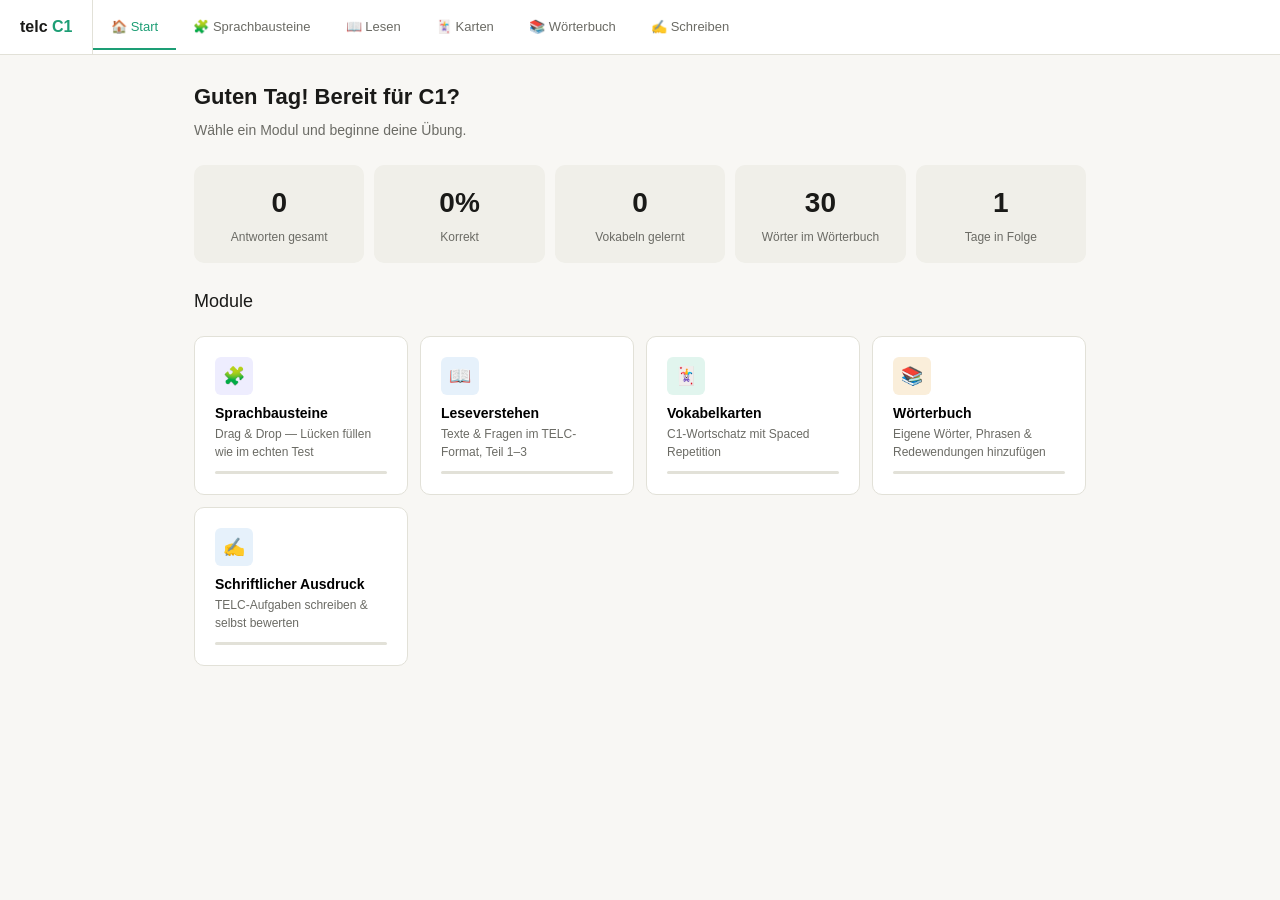
<file: telc-c1-trainer.html>
<!DOCTYPE html>
<html lang="de">
<head>
<meta charset="UTF-8">
<meta name="viewport" content="width=device-width, initial-scale=1.0">
<title>TELC C1 Deutsch Trainer</title>
<style>
*{box-sizing:border-box;margin:0;padding:0}
:root{
  --bg:#f8f7f4;--bg2:#ffffff;--bg3:#f0efe9;
  --border:#e2e1d8;--border2:#c8c7be;
  --text:#1a1a18;--text2:#6b6b65;--text3:#9b9b94;
  --green:#1d9e75;--green-l:#e1f5ee;--green-d:#0f6e56;
  --purple:#7f77dd;--purple-l:#eeedfe;--purple-d:#534ab7;
  --blue:#378add;--blue-l:#e6f1fb;--blue-d:#185fa5;
  --amber:#ba7517;--amber-l:#faeeda;--amber-d:#633806;
  --red:#e24b4a;--red-l:#fcebeb;--red-d:#a32d2d;
  --radius:10px;--radius-sm:6px;
  --shadow:0 1px 4px rgba(0,0,0,.06);
}
@media(prefers-color-scheme:dark){
  :root{
    --bg:#1a1a18;--bg2:#242420;--bg3:#2c2c28;
    --border:#3a3a34;--border2:#4a4a44;
    --text:#f0efe9;--text2:#a0a09a;--text3:#6b6b65;
    --green-l:#0a3020;--green-d:#9fe1cb;
    --purple-l:#1e1c40;--purple-d:#afa9ec;
    --blue-l:#0a1e35;--blue-d:#85b7eb;
    --amber-l:#2a1a05;--amber-d:#fac775;
    --red-l:#2a0f0f;--red-d:#f09595;
  }
}
body{font-family:-apple-system,BlinkMacSystemFont,'Segoe UI',sans-serif;background:var(--bg);color:var(--text);min-height:100vh;font-size:15px;line-height:1.6}

/* ── NAV ── */
.nav{background:var(--bg2);border-bottom:1px solid var(--border);position:sticky;top:0;z-index:100;display:flex;align-items:center;gap:0;overflow-x:auto}
.nav-logo{padding:.9rem 1.25rem;font-weight:700;font-size:16px;white-space:nowrap;border-right:1px solid var(--border);color:var(--text)}
.nav-logo span{color:var(--green)}
.nav-tabs{display:flex;overflow-x:auto}
.nav-tab{padding:.9rem 1.1rem;font-size:13px;color:var(--text2);cursor:pointer;white-space:nowrap;border:none;background:none;border-bottom:2px solid transparent;transition:all .2s;font-family:inherit;display:flex;align-items:center;gap:6px}
.nav-tab:hover{color:var(--text);background:var(--bg3)}
.nav-tab.active{color:var(--green);border-bottom-color:var(--green);font-weight:500}

/* ── LAYOUT ── */
.main{max-width:940px;margin:0 auto;padding:1.5rem}
.screen{display:none}.screen.active{display:block}

/* ── CARDS & BASICS ── */
.card{background:var(--bg2);border:1px solid var(--border);border-radius:var(--radius);padding:1.25rem;box-shadow:var(--shadow)}
.section-head{display:flex;align-items:center;justify-content:space-between;margin-bottom:1.25rem;flex-wrap:wrap;gap:.5rem}
.section-head h2{font-size:18px;font-weight:500}
.btn{padding:7px 16px;border-radius:var(--radius-sm);border:1px solid var(--border2);background:var(--bg2);color:var(--text);font-size:13px;cursor:pointer;transition:all .2s;font-family:inherit;display:inline-flex;align-items:center;gap:6px}
.btn:hover{background:var(--bg3)}
.btn.primary{background:var(--green);color:#fff;border-color:var(--green)}
.btn.primary:hover{background:var(--green-d)}
.btn.sm{padding:5px 12px;font-size:12px}
.badge{display:inline-block;padding:2px 9px;border-radius:99px;font-size:12px;font-weight:500}
.badge.green{background:var(--green-l);color:var(--green-d)}
.badge.purple{background:var(--purple-l);color:var(--purple-d)}
.badge.amber{background:var(--amber-l);color:var(--amber-d)}
.badge.red{background:var(--red-l);color:var(--red-d)}

/* ── DASHBOARD ── */
.stats-grid{display:grid;grid-template-columns:repeat(auto-fit,minmax(130px,1fr));gap:10px;margin-bottom:1.5rem}
.stat{background:var(--bg3);border-radius:var(--radius);padding:1rem;text-align:center}
.stat .n{font-size:28px;font-weight:600;color:var(--text)}
.stat .l{font-size:12px;color:var(--text2);margin-top:2px}
.modules-grid{display:grid;grid-template-columns:repeat(auto-fit,minmax(190px,1fr));gap:12px}
.module-btn{background:var(--bg2);border:1px solid var(--border);border-radius:var(--radius);padding:1.25rem;cursor:pointer;transition:all .2s;text-align:left}
.module-btn:hover{border-color:var(--green);transform:translateY(-2px);box-shadow:0 4px 12px rgba(0,0,0,.08)}
.module-btn .ico{width:38px;height:38px;border-radius:var(--radius-sm);display:flex;align-items:center;justify-content:center;font-size:18px;margin-bottom:10px}
.module-btn h3{font-size:14px;font-weight:600;margin-bottom:4px}
.module-btn p{font-size:12px;color:var(--text2);line-height:1.5}
.prog-bar{height:3px;background:var(--border);border-radius:99px;margin-top:10px;overflow:hidden}
.prog-fill{height:100%;border-radius:99px;background:var(--green);transition:width .5s}

/* ── SPRACHBAUSTEINE ── */
.sb-text{font-size:15px;line-height:2.2;color:var(--text);margin-bottom:1rem}
.slot{display:inline-flex;align-items:center;min-width:120px;height:28px;border-bottom:2px solid var(--green);padding:0 6px;margin:0 3px;cursor:pointer;vertical-align:middle;font-size:14px;color:var(--green);border-radius:4px 4px 0 0;transition:all .2s;position:relative}
.slot.drag-over{background:var(--green-l)}
.slot.filled{color:var(--text);border-color:var(--border2);font-weight:500}
.slot.ok{border-color:var(--green)!important;color:var(--green)!important;background:var(--green-l)}
.slot.err{border-color:var(--red)!important;color:var(--red)!important;background:var(--red-l)}
.slot-num{font-size:10px;color:var(--text3);position:absolute;top:-14px;left:0}
.chips{display:flex;flex-wrap:wrap;gap:7px;padding-top:1rem;border-top:1px solid var(--border);margin-top:.5rem}
.chip{padding:5px 14px;border-radius:99px;border:1px solid var(--border2);background:var(--bg3);font-size:13px;cursor:grab;transition:all .2s;user-select:none;color:var(--text)}
.chip:hover{border-color:var(--green);color:var(--green);background:var(--green-l)}
.chip.sel{border-color:var(--green);background:var(--green-l);color:var(--green-d);font-weight:500}
.chip.used{opacity:.3;pointer-events:none}
.chip.drag{opacity:.4}
.sb-result{margin-top:1rem;padding:1rem;border-radius:var(--radius);background:var(--bg3);font-size:14px}
.level-row{display:flex;gap:6px;flex-wrap:wrap}
.level-pill{padding:5px 14px;border-radius:99px;border:1px solid var(--border2);background:var(--bg3);font-size:12px;cursor:pointer;color:var(--text2);font-family:inherit;transition:all .2s}
.level-pill.active{background:var(--purple);color:#fff;border-color:var(--purple)}

/* ── GRAMMAR SIDEBAR ── */
.exercise-layout{display:grid;grid-template-columns:1fr 280px;gap:1rem;align-items:start}
@media(max-width:680px){.exercise-layout{grid-template-columns:1fr}}
.grammar-sidebar{background:var(--amber-l);border:1px solid var(--amber);border-radius:var(--radius);padding:1rem;font-size:13px;color:var(--text);line-height:1.7}
.grammar-sidebar h4{font-size:13px;font-weight:600;color:var(--amber-d);margin-bottom:.5rem;display:flex;align-items:center;gap:6px}
.grammar-sidebar .rule{margin-bottom:.75rem;padding-bottom:.75rem;border-bottom:1px solid rgba(0,0,0,.07)}
.grammar-sidebar .rule:last-child{margin-bottom:0;padding-bottom:0;border-bottom:none}
.grammar-sidebar .example{font-style:italic;color:var(--text2);font-size:12px;margin-top:3px}

/* ── LESEN ── */
.lesen-grid{display:grid;grid-template-columns:1fr 1fr;gap:1rem}
@media(max-width:640px){.lesen-grid{grid-template-columns:1fr}}
.text-scroll{max-height:460px;overflow-y:auto;background:var(--bg2);border:1px solid var(--border);border-radius:var(--radius);padding:1.25rem}
.text-scroll h4{font-size:12px;font-weight:600;color:var(--text2);text-transform:uppercase;letter-spacing:.06em;margin-bottom:.75rem}
.text-scroll p{font-size:14px;line-height:1.8;margin-bottom:.75rem;color:var(--text)}
.q-list{display:flex;flex-direction:column;gap:8px}
.q-item{background:var(--bg2);border:1px solid var(--border);border-radius:var(--radius);padding:1rem}
.q-item .q-text{font-size:13px;font-weight:600;margin-bottom:.5rem;color:var(--text)}
.q-opts{display:flex;flex-direction:column;gap:5px}
.q-opt{padding:6px 11px;border-radius:var(--radius-sm);border:1px solid var(--border);background:var(--bg3);font-size:13px;text-align:left;cursor:pointer;transition:all .15s;color:var(--text);font-family:inherit}
.q-opt:hover{border-color:var(--blue);background:var(--blue-l)}
.q-opt.sel{border-color:var(--purple);background:var(--purple-l);color:var(--purple-d)}
.q-opt.ok{border-color:var(--green)!important;background:var(--green-l)!important;color:var(--green-d)!important}
.q-opt.err{border-color:var(--red)!important;background:var(--red-l)!important;color:var(--red-d)!important}

/* ── VOKABELN / FLASHCARD ── */
.vocab-top{display:flex;gap:8px;margin-bottom:1rem;flex-wrap:wrap;align-items:center}
.cat-sel{padding:6px 12px;border-radius:var(--radius-sm);border:1px solid var(--border2);background:var(--bg2);color:var(--text);font-size:13px;font-family:inherit;cursor:pointer}
.flashcard-wrap{perspective:1000px;height:200px;margin-bottom:1rem;cursor:pointer;user-select:none}
.flashcard{position:relative;width:100%;height:100%;transform-style:preserve-3d;transition:transform .45s}
.flashcard.flip{transform:rotateY(180deg)}
.cf{position:absolute;inset:0;backface-visibility:hidden;background:var(--bg2);border:1px solid var(--border);border-radius:var(--radius);display:flex;flex-direction:column;align-items:center;justify-content:center;padding:1.5rem;text-align:center;box-shadow:var(--shadow)}
.cf.back{transform:rotateY(180deg);background:var(--green-l);border-color:var(--green)}
.cf .word{font-size:24px;font-weight:600;color:var(--text);margin-bottom:6px}
.cf .hint{font-size:12px;color:var(--text3)}
.cf .trans{font-size:17px;font-weight:500;color:var(--green-d);margin-bottom:6px}
.cf .ex{font-size:13px;color:var(--text2);font-style:italic;line-height:1.5}
.flip-hint{font-size:12px;color:var(--text3);margin-top:10px}
.card-nav{display:flex;align-items:center;justify-content:center;gap:1rem;margin-bottom:.75rem}
.card-ctr{font-size:13px;color:var(--text2)}
.rate-row{display:flex;gap:8px;justify-content:center;flex-wrap:wrap;margin-bottom:1.5rem}
.rate-btn{padding:7px 18px;border-radius:var(--radius-sm);border:1px solid;font-size:13px;cursor:pointer;font-family:inherit;transition:all .2s}
.rb-h{border-color:var(--red);color:var(--red);background:var(--red-l)}
.rb-h:hover{background:var(--red);color:#fff}
.rb-m{border-color:var(--amber);color:var(--amber);background:var(--amber-l)}
.rb-m:hover{background:var(--amber);color:#fff}
.rb-e{border-color:var(--green);color:var(--green-d);background:var(--green-l)}
.rb-e:hover{background:var(--green);color:#fff}

/* ── WÖRTERBUCH ── */
.dict-toolbar{display:flex;gap:8px;margin-bottom:1rem;flex-wrap:wrap;align-items:center}
.dict-search{flex:1;min-width:180px;padding:8px 12px;border-radius:var(--radius-sm);border:1px solid var(--border2);background:var(--bg2);color:var(--text);font-size:13px;font-family:inherit}
.dict-search:focus{outline:none;border-color:var(--green)}
.dict-table{width:100%;border-collapse:collapse;font-size:13px}
.dict-table th{padding:8px 12px;text-align:left;background:var(--bg3);border-bottom:1px solid var(--border);font-weight:600;font-size:12px;color:var(--text2);text-transform:uppercase;letter-spacing:.04em}
.dict-table td{padding:8px 12px;border-bottom:1px solid var(--border);vertical-align:top;color:var(--text)}
.dict-table tr:hover td{background:var(--bg3)}
.dict-table .tag{display:inline-block;padding:1px 8px;border-radius:99px;font-size:11px;font-weight:500;margin-right:4px}
.dict-add-form{background:var(--bg3);border:1px solid var(--border);border-radius:var(--radius);padding:1.25rem;margin-bottom:1rem}
.dict-add-form h4{font-size:14px;font-weight:600;margin-bottom:1rem;color:var(--text)}
.form-grid{display:grid;grid-template-columns:repeat(auto-fit,minmax(180px,1fr));gap:8px;margin-bottom:10px}
.form-input{padding:8px 12px;border-radius:var(--radius-sm);border:1px solid var(--border2);background:var(--bg2);color:var(--text);font-size:13px;font-family:inherit;width:100%}
.form-input:focus{outline:none;border-color:var(--green)}
.form-input::placeholder{color:var(--text3)}
select.form-input{cursor:pointer}
.dict-actions{display:flex;gap:6px;justify-content:flex-end;align-items:center;flex-wrap:wrap}
.del-btn{padding:3px 8px;border-radius:var(--radius-sm);border:1px solid var(--border);background:none;color:var(--text3);font-size:12px;cursor:pointer;transition:all .2s}
.del-btn:hover{border-color:var(--red);color:var(--red);background:var(--red-l)}
.import-area{margin-top:.75rem;padding:.75rem;background:var(--bg2);border-radius:var(--radius-sm);border:1px solid var(--border);font-size:12px;color:var(--text2)}
.tag-filter{display:flex;gap:6px;flex-wrap:wrap;margin-bottom:1rem}
.tf{padding:4px 12px;border-radius:99px;border:1px solid var(--border2);background:var(--bg3);font-size:12px;cursor:pointer;color:var(--text2);font-family:inherit;transition:all .2s}
.tf.active{background:var(--green);color:#fff;border-color:var(--green)}
.empty-state{text-align:center;padding:3rem;color:var(--text2);font-size:14px}

/* ── SCHREIBEN ── */
.task-box{background:var(--blue-l);border:1px solid var(--blue);border-radius:var(--radius);padding:1.25rem;margin-bottom:1rem}
.task-box .task-label{font-size:11px;font-weight:600;color:var(--blue-d);text-transform:uppercase;letter-spacing:.06em;margin-bottom:.5rem}
.task-box p{font-size:14px;color:var(--text);line-height:1.7}
.schreiben-ta{width:100%;min-height:220px;border:1px solid var(--border2);border-radius:var(--radius);padding:1rem;font-size:14px;line-height:1.8;resize:vertical;font-family:inherit;color:var(--text);background:var(--bg2)}
.schreiben-ta:focus{outline:none;border-color:var(--green)}
.wc{font-size:12px;text-align:right;margin-top:4px;color:var(--text3)}
.criteria-row{display:grid;grid-template-columns:repeat(auto-fit,minmax(200px,1fr));gap:8px;margin-top:1rem}
.crit-item{background:var(--bg3);border-radius:var(--radius-sm);padding:.75rem}
.crit-name{font-size:12px;font-weight:600;color:var(--text2);margin-bottom:6px}
.crit-grades{display:flex;gap:5px}
.cg{width:36px;height:28px;border-radius:var(--radius-sm);border:1px solid var(--border2);background:var(--bg2);font-size:12px;font-weight:600;cursor:pointer;transition:all .2s;color:var(--text2);font-family:inherit}
.cg:hover{border-color:var(--green);color:var(--green)}
.cg.A.lit{background:var(--green-l);border-color:var(--green);color:var(--green-d)}
.cg.B.lit{background:var(--blue-l);border-color:var(--blue);color:var(--blue-d)}
.cg.C.lit{background:var(--amber-l);border-color:var(--amber);color:var(--amber-d)}
.cg.D.lit{background:var(--red-l);border-color:var(--red);color:var(--red-d)}
.saved-writings{margin-top:1.5rem}
.saved-item{background:var(--bg3);border:1px solid var(--border);border-radius:var(--radius-sm);padding:.75rem;margin-bottom:.5rem;font-size:13px}
.saved-item .si-date{font-size:11px;color:var(--text3);float:right}
.saved-item .si-task{font-weight:600;margin-bottom:4px;color:var(--text);font-size:12px}
.saved-item .si-text{color:var(--text2);line-height:1.5}

/* ── TOAST ── */
.toast{position:fixed;bottom:1.5rem;right:1.5rem;background:var(--bg2);border:1px solid var(--border2);border-radius:var(--radius);padding:11px 18px;font-size:13px;color:var(--text);box-shadow:0 4px 20px rgba(0,0,0,.12);z-index:9999;transform:translateY(80px);opacity:0;transition:all .3s;max-width:280px}
.toast.show{transform:translateY(0);opacity:1}
.toast.ok{border-color:var(--green);color:var(--green-d);background:var(--green-l)}
.toast.bad{border-color:var(--red);color:var(--red-d);background:var(--red-l)}
</style>
</head>
<body>

<nav class="nav">
  <div class="nav-logo">telc <span>C1</span></div>
  <div class="nav-tabs">
    <button class="nav-tab active" onclick="go('dash')" data-s="dash">🏠 Start</button>
    <button class="nav-tab" onclick="go('sb')" data-s="sb">🧩 Sprachbausteine</button>
    <button class="nav-tab" onclick="go('lesen')" data-s="lesen">📖 Lesen</button>
    <button class="nav-tab" onclick="go('vocab')" data-s="vocab">🃏 Karten</button>
    <button class="nav-tab" onclick="go('dict')" data-s="dict">📚 Wörterbuch</button>
    <button class="nav-tab" onclick="go('schreiben')" data-s="schreiben">✍️ Schreiben</button>
  </div>
</nav>

<main class="main">

<!-- DASHBOARD -->
<div class="screen active" id="s-dash">
  <div style="margin-bottom:1.5rem">
    <h1 style="font-size:22px;font-weight:600;margin-bottom:4px">Guten Tag! Bereit für C1?</h1>
    <p style="color:var(--text2);font-size:14px">Wähle ein Modul und beginne deine Übung.</p>
  </div>
  <div class="stats-grid">
    <div class="stat"><div class="n" id="ds-total">0</div><div class="l">Antworten gesamt</div></div>
    <div class="stat"><div class="n" id="ds-pct">0%</div><div class="l">Korrekt</div></div>
    <div class="stat"><div class="n" id="ds-vocab">0</div><div class="l">Vokabeln gelernt</div></div>
    <div class="stat"><div class="n" id="ds-words">0</div><div class="l">Wörter im Wörterbuch</div></div>
    <div class="stat"><div class="n" id="ds-streak">0</div><div class="l">Tage in Folge</div></div>
  </div>
  <div class="section-head"><h2>Module</h2></div>
  <div class="modules-grid">
    <button class="module-btn" onclick="go('sb')">
      <div class="ico" style="background:var(--purple-l);color:var(--purple)">🧩</div>
      <h3>Sprachbausteine</h3>
      <p>Drag & Drop — Lücken füllen wie im echten Test</p>
      <div class="prog-bar"><div class="prog-fill" id="pb-sb" style="width:0%"></div></div>
    </button>
    <button class="module-btn" onclick="go('lesen')">
      <div class="ico" style="background:var(--blue-l);color:var(--blue)">📖</div>
      <h3>Leseverstehen</h3>
      <p>Texte & Fragen im TELC-Format, Teil 1–3</p>
      <div class="prog-bar"><div class="prog-fill" id="pb-ls" style="width:0%"></div></div>
    </button>
    <button class="module-btn" onclick="go('vocab')">
      <div class="ico" style="background:var(--green-l);color:var(--green)">🃏</div>
      <h3>Vokabelkarten</h3>
      <p>C1-Wortschatz mit Spaced Repetition</p>
      <div class="prog-bar"><div class="prog-fill" id="pb-vk" style="width:0%"></div></div>
    </button>
    <button class="module-btn" onclick="go('dict')">
      <div class="ico" style="background:var(--amber-l);color:var(--amber)">📚</div>
      <h3>Wörterbuch</h3>
      <p>Eigene Wörter, Phrasen & Redewendungen hinzufügen</p>
      <div class="prog-bar"><div class="prog-fill" id="pb-dc" style="width:0%"></div></div>
    </button>
    <button class="module-btn" onclick="go('schreiben')">
      <div class="ico" style="background:var(--blue-l);color:var(--blue)">✍️</div>
      <h3>Schriftlicher Ausdruck</h3>
      <p>TELC-Aufgaben schreiben & selbst bewerten</p>
      <div class="prog-bar"><div class="prog-fill" id="pb-sc" style="width:0%"></div></div>
    </button>
  </div>
</div>

<!-- SPRACHBAUSTEINE -->
<div class="screen" id="s-sb">
  <div class="section-head">
    <h2>Sprachbausteine</h2>
    <div style="display:flex;gap:8px;flex-wrap:wrap;align-items:center">
      <div class="level-row">
        <button class="level-pill active" onclick="setSBLvl('B2',this)">B2</button>
        <button class="level-pill" onclick="setSBLvl('C1',this)">C1</button>
      </div>
      <button class="btn sm" onclick="newSB()">🔀 Neue Aufgabe</button>
    </div>
  </div>
  <div class="exercise-layout">
    <div>
      <div class="card" style="margin-bottom:1rem">
        <div class="sb-text" id="sb-text"></div>
        <div class="chips" id="sb-chips"></div>
      </div>
      <div style="display:flex;gap:8px;justify-content:flex-end;margin-bottom:.5rem">
        <button class="btn" onclick="checkSB()">✓ Überprüfen</button>
        <button class="btn primary" onclick="newSB()">Weiter →</button>
      </div>
      <div id="sb-res" style="display:none" class="sb-result"></div>
    </div>
    <div class="grammar-sidebar" id="grammar-box">
      <h4>📐 Grammatik-Tipp</h4>
      <div id="grammar-content"></div>
    </div>
  </div>
</div>

<!-- LESEN -->
<div class="screen" id="s-lesen">
  <div class="section-head">
    <h2>Leseverstehen</h2>
    <div style="display:flex;gap:8px;align-items:center;flex-wrap:wrap">
      <select class="btn sm" id="lesen-sel" onchange="loadLesen()" style="padding:5px 10px">
        <option value="0">Teil 1 — Satz-Zuordnung</option>
        <option value="1">Teil 3 — Richtig / Falsch / Nicht im Text</option>
      </select>
      <button class="btn sm primary" onclick="checkLesen()">Prüfen</button>
    </div>
  </div>
  <div class="lesen-grid">
    <div class="text-scroll" id="lesen-text"></div>
    <div class="q-list" id="lesen-qs"></div>
  </div>
</div>

<!-- VOKABELKARTEN -->
<div class="screen" id="s-vocab">
  <div class="section-head">
    <h2>Vokabelkarten</h2>
    <span class="badge green" id="vc-badge">0/0</span>
  </div>
  <div class="vocab-top">
    <select class="cat-sel" id="vc-cat" onchange="loadVocab()">
      <option value="all">Alle Kategorien</option>
      <option value="gesellschaft">Gesellschaft</option>
      <option value="bildung">Bildung</option>
      <option value="wirtschaft">Wirtschaft</option>
      <option value="umwelt">Umwelt</option>
      <option value="digital">Digitalisierung</option>
      <option value="konnektoren">Konnektoren C1</option>
      <option value="custom">Mein Wörterbuch ★</option>
    </select>
    <button class="btn sm" onclick="setVF('all',this)" id="vf-all">Alle</button>
    <button class="btn sm" onclick="setVF('hard',this)" id="vf-hard">Schwer</button>
    <button class="btn sm" onclick="setVF('new',this)" id="vf-new">Neu</button>
  </div>
  <div class="flashcard-wrap" onclick="flipCard()">
    <div class="flashcard" id="flashcard">
      <div class="cf front">
        <div class="word" id="fc-word"></div>
        <div class="hint" id="fc-hint"></div>
        <div class="flip-hint">↺ Klicken zum Umdrehen</div>
      </div>
      <div class="cf back">
        <div class="trans" id="fc-trans"></div>
        <div class="ex" id="fc-ex"></div>
      </div>
    </div>
  </div>
  <div class="card-nav">
    <button class="btn sm" onclick="prevC()">◀</button>
    <span class="card-ctr" id="fc-ctr">1 / 1</span>
    <button class="btn sm" onclick="nextC()">▶</button>
  </div>
  <div class="rate-row">
    <button class="rate-btn rb-h" onclick="rate('hard')">😓 Schwer</button>
    <button class="rate-btn rb-m" onclick="rate('ok')">🤔 Geht so</button>
    <button class="rate-btn rb-e" onclick="rate('easy')">✅ Leicht!</button>
  </div>
</div>

<!-- WÖRTERBUCH -->
<div class="screen" id="s-dict">
  <div class="section-head">
    <h2>📚 Wörterbuch</h2>
    <div style="display:flex;gap:8px;flex-wrap:wrap">
      <button class="btn sm" onclick="toggleAddForm()">＋ Eintrag hinzufügen</button>
      <button class="btn sm" onclick="exportDict()">↓ Exportieren</button>
      <button class="btn sm" onclick="document.getElementById('imp-file').click()">↑ Importieren</button>
      <input type="file" id="imp-file" accept=".json" style="display:none" onchange="importDict(this)">
    </div>
  </div>

  <div class="dict-add-form" id="add-form">
    <h4>Neuen Eintrag hinzufügen</h4>
    <div class="form-grid">
      <input class="form-input" id="f-word" placeholder="Wort / Ausdruck (Deutsch)" />
      <input class="form-input" id="f-trans" placeholder="Übersetzung (Russisch)" />
      <input class="form-input" id="f-example" placeholder="Beispielsatz (optional)" />
      <input class="form-input" id="f-hint" placeholder="Wortart / Hinweis (z.B. Verb)" />
    </div>
    <div class="form-grid" style="grid-template-columns:1fr 1fr auto">
      <select class="form-input" id="f-cat">
        <option value="allgemein">Allgemein</option>
        <option value="gesellschaft">Gesellschaft</option>
        <option value="bildung">Bildung</option>
        <option value="wirtschaft">Wirtschaft</option>
        <option value="umwelt">Umwelt</option>
        <option value="digital">Digitalisierung</option>
        <option value="konnektoren">Konnektoren</option>
        <option value="redewendungen">Redewendungen</option>
        <option value="schreiben">Schreiben-Phrasen</option>
      </select>
      <select class="form-input" id="f-level">
        <option value="B2">B2</option>
        <option value="C1" selected>C1</option>
      </select>
      <button class="btn primary" onclick="addWord()">Hinzufügen</button>
    </div>
    <div class="import-area">
      💡 <strong>Schnell mehrere Wörter hinzufügen:</strong> Klicke auf "Importieren" und lade eine JSON-Datei hoch. Format: <code>[{"word":"...", "trans":"...", "example":"...", "hint":"...", "cat":"...", "level":"C1"}]</code>
    </div>
  </div>

  <div class="dict-toolbar">
    <input class="dict-search" id="dict-search" placeholder="Suchen..." oninput="renderDict()">
    <select class="cat-sel" id="dict-cat-filter" onchange="renderDict()" style="min-width:140px">
      <option value="all">Alle Kategorien</option>
      <option value="allgemein">Allgemein</option>
      <option value="gesellschaft">Gesellschaft</option>
      <option value="bildung">Bildung</option>
      <option value="wirtschaft">Wirtschaft</option>
      <option value="umwelt">Umwelt</option>
      <option value="digital">Digitalisierung</option>
      <option value="konnektoren">Konnektoren</option>
      <option value="redewendungen">Redewendungen</option>
      <option value="schreiben">Schreiben-Phrasen</option>
    </select>
    <select class="cat-sel" id="dict-lvl-filter" onchange="renderDict()">
      <option value="all">Alle Niveaus</option>
      <option value="B2">B2</option>
      <option value="C1">C1</option>
    </select>
  </div>

  <div id="dict-tag-row" class="tag-filter"></div>

  <div style="overflow-x:auto">
    <table class="dict-table">
      <thead>
        <tr>
          <th style="width:22%">Wort / Ausdruck</th>
          <th style="width:22%">Übersetzung</th>
          <th style="width:28%">Beispiel</th>
          <th style="width:12%">Kategorie</th>
          <th style="width:8%">Niveau</th>
          <th style="width:8%"></th>
        </tr>
      </thead>
      <tbody id="dict-tbody"></tbody>
    </table>
    <div id="dict-empty" class="empty-state" style="display:none">
      <p style="font-size:32px;margin-bottom:.5rem">📖</p>
      <p>Noch keine Einträge. Füge dein erstes Wort hinzu!</p>
    </div>
  </div>
  <div style="margin-top:.75rem;font-size:12px;color:var(--text3)" id="dict-count"></div>
</div>

<!-- SCHREIBEN -->
<div class="screen" id="s-schreiben">
  <div class="section-head">
    <h2>Schriftlicher Ausdruck</h2>
    <button class="btn sm" onclick="newTask()">🔀 Neue Aufgabe</button>
  </div>
  <div class="task-box">
    <div class="task-label">Pflichtaufgabe — ca. 200 Wörter</div>
    <p id="task-text"></p>
  </div>
  <textarea class="schreiben-ta" id="sch-ta" placeholder="Schreiben Sie hier Ihren Text..." oninput="updateWC()"></textarea>
  <div class="wc" id="wc-display">0 Wörter</div>
  <div style="font-size:13px;font-weight:600;color:var(--text2);margin:1rem 0 .5rem">Selbstbewertung — TELC-Kriterien (A = sehr gut, D = ungenügend):</div>
  <div class="criteria-row" id="criteria-row"></div>
  <div style="display:flex;gap:8px;justify-content:flex-end;margin-top:1rem">
    <button class="btn" onclick="document.getElementById('sch-ta').value='';updateWC()">Löschen</button>
    <button class="btn primary" onclick="saveWriting()">Speichern ✓</button>
  </div>
  <div class="saved-writings" id="saved-writings"></div>
</div>

</main>
<div class="toast" id="toast"></div>

<script>
// ─────────────────────────────────────────────
//  STATE + PERSISTENCE
// ─────────────────────────────────────────────
var DEF_STATE={
  total:0,correct:0,streak:0,lastDate:'',
  learned:[],hard:[],
  sbProg:0,lsProg:0,scProg:0,
  writings:[],
  customWords:[]
};
var S=JSON.parse(JSON.stringify(DEF_STATE));

function loadS(){
  try{var d=localStorage.getItem('telc_c1_v2');if(d)S=Object.assign(S,JSON.parse(d));}catch(e){}
  checkStreak();
  updateDash();
}
function saveS(){try{localStorage.setItem('telc_c1_v2',JSON.stringify(S));}catch(e){}}
function checkStreak(){
  var t=new Date().toDateString();
  if(S.lastDate===t)return;
  var y=new Date(Date.now()-86400000).toDateString();
  S.streak=(S.lastDate===y)?S.streak+1:1;
  S.lastDate=t;saveS();
}
function updateDash(){
  var pct=S.total>0?Math.round(S.correct/S.total*100):0;
  setText('ds-total',S.total);
  setText('ds-pct',pct+'%');
  setText('ds-vocab',S.learned.length);
  setText('ds-words',(VOCAB_BASE.length+S.customWords.length));
  setText('ds-streak',S.streak);
  var vp=Math.min(Math.round(S.learned.length/Math.max(VOCAB_BASE.length+S.customWords.length,1)*100),100);
  setW('pb-sb',Math.min(S.sbProg,100));
  setW('pb-ls',Math.min(S.lsProg,100));
  setW('pb-vk',vp);
  setW('pb-dc',S.customWords.length>0?Math.min(S.customWords.length*5,100):0);
  setW('pb-sc',Math.min(S.writings.length*20,100));
}
function setText(id,v){var el=document.getElementById(id);if(el)el.textContent=v;}
function setW(id,v){var el=document.getElementById(id);if(el)el.style.width=v+'%';}

function toast(msg,type){
  var t=document.getElementById('toast');
  t.textContent=msg;t.className='toast '+(type||'');
  t.classList.add('show');
  clearTimeout(t._t);
  t._t=setTimeout(function(){t.classList.remove('show');},2600);
}

function go(s){
  document.querySelectorAll('.screen').forEach(function(el){el.classList.remove('active');});
  document.querySelectorAll('.nav-tab').forEach(function(el){el.classList.remove('active');});
  document.getElementById('s-'+s).classList.add('active');
  var tab=document.querySelector('[data-s="'+s+'"]');
  if(tab)tab.classList.add('active');
  if(s==='dash')updateDash();
  if(s==='sb')newSB();
  if(s==='lesen')loadLesen();
  if(s==='vocab')loadVocab();
  if(s==='dict'){renderDict();renderTagRow();}
  if(s==='schreiben'){newTask();buildCriteria();renderSaved();}
}

// ─────────────────────────────────────────────
//  GRAMMAR TIPS DATA
// ─────────────────────────────────────────────
var GRAMMAR_TIPS={
  B2:[
    {title:'Konjunktiv II — Gegenwart',rules:[
      {rule:'würde + Infinitiv (Ersatzform)','example':'Ich würde das gerne machen.'},
      {rule:'sein → wäre, haben → hätte','example':'Wenn ich Zeit hätte, käme ich.'},
      {rule:'Modalverben: könnte, sollte, dürfte','example':'Das könnte schwierig werden.'}
    ]},
    {title:'Passiv — alle Formen',rules:[
      {rule:'Präsens: wird + Partizip II','example':'Das Buch wird gelesen.'},
      {rule:'Präteritum: wurde + Partizip II','example':'Das Gesetz wurde geändert.'},
      {rule:'Perfekt: ist + Partizip II + worden','example':'Die Stadt ist zerstört worden.'}
    ]},
    {title:'Relativsätze — Präpositionen',rules:[
      {rule:'Präp. + dem/der/dem/denen','example':'Das Haus, in dem ich wohne...'},
      {rule:'Wo-Wörter: womit, worüber, wofür','example':'Das Thema, worüber wir sprechen...'},
      {rule:'Genitiv: dessen / deren','example':'Der Mann, dessen Auto gestohlen wurde...'}
    ]}
  ],
  C1:[
    {title:'Partizipialkonstruktionen',rules:[
      {rule:'Partizip II als Attribut (vor dem Nomen)','example':'Die getroffene Entscheidung war falsch.'},
      {rule:'Partizip I als Attribut','example':'Der schlafende Hund lag auf dem Sofa.'},
      {rule:'Erweitertes Partizip','example':'Die von der Regierung getroffene Entscheidung...'}
    ]},
    {title:'Nominalisierung',rules:[
      {rule:'Verb → Nomen (das + Infinitiv)','example':'Das Lesen fördert die Konzentration.'},
      {rule:'Adj. → Nomen','example':'das Schöne, das Wichtige, das Wesentliche'},
      {rule:'Nomen statt Nebensatz (C1-Stil)','example':'trotz der steigenden Kosten = obwohl die Kosten steigen'}
    ]},
    {title:'Komplexe Konnektoren',rules:[
      {rule:'infolgedessen — вследствие этого','example':'Es regnete; infolgedessen blieben wir zu Hause.'},
      {rule:'wenngleich — хотя','example':'Wenngleich es schwer war, schaffte er es.'},
      {rule:'zumal — тем более что','example':'Wir gehen nicht, zumal es spät ist.'},
      {rule:'nichtsdestotrotz — тем не менее','example':'Es war schwer; nichtsdestotrotz gelang es.'}
    ]},
    {title:'Erweiterte Attribute',rules:[
      {rule:'Adjektiv + Genitivattribut','example':'ein von Experten empfohlenes Buch'},
      {rule:'Partizipgruppe vor dem Nomen','example':'die seit Jahren diskutierte Frage'},
      {rule:'Entspricht oft einem Relativsatz','example':'= die Frage, die seit Jahren diskutiert wird'}
    ]}
  ]
};

// ─────────────────────────────────────────────
//  SPRACHBAUSTEINE DATA
// ─────────────────────────────────────────────
var SB_DATA={
  B2:[
    {
      text:'Viele Experten sind der Meinung, dass die Digitalisierung die Arbeitswelt grundlegend {0} wird. Dabei {1} es sich um einen Prozess, der bereits seit Jahren im Gange ist. Unternehmen {2} zunehmend auf künstliche Intelligenz, um Effizienz zu steigern. Gleichzeitig {3} viele Arbeitnehmer, dass ihre Qualifikationen nicht mehr ausreichen.',
      slots:['verändern','handelt','setzen','befürchten'],
      opts:['verändern','handelt','setzen','befürchten','benutzen','glauben','gehen','wissen'],
      tip:'B2'
    },
    {
      text:'Das Thema Klimawandel {0} in der öffentlichen Diskussion eine immer größere Rolle. Wissenschaftler {1} darauf hin, dass die CO₂-Emissionen drastisch reduziert werden müssen. Viele Länder haben sich {2} verpflichtet, bis 2050 klimaneutral zu {3}.',
      slots:['spielt','weisen','dazu','werden'],
      opts:['spielt','weisen','dazu','werden','nimmt','zeigen','damit','sein'],
      tip:'B2'
    },
    {
      text:'Die meisten Studierenden sind der Ansicht, dass ein Auslandssemester {0} für ihre persönliche Entwicklung ist. Es {1} ihnen, neue Kulturen kennenzulernen und Sprachkenntnisse zu {2}. Außerdem {3} ein solcher Aufenthalt die Berufsaussichten erheblich.',
      slots:['wichtig','ermöglicht','verbessern','verbessert'],
      opts:['wichtig','ermöglicht','verbessern','verbessert','gut','erlaubt','lernen','steigert'],
      tip:'B2'
    }
  ],
  C1:[
    {
      text:'Die zunehmende Urbanisierung {0} weitreichende Folgen für die Gesellschaft. Während Städte {1} wachsen und wirtschaftlich aufblühen, kämpfen ländliche Regionen mit dem demographischen Wandel. Hinzu {2}, dass qualifizierte Fachkräfte {3} in Ballungszentren abwandern, was die regionale Ungleichheit {4}.',
      slots:['hat','stetig','kommt','vermehrt','verschärft'],
      opts:['hat','stetig','kommt','vermehrt','verschärft','zeigt','stark','tritt','oft','verbessert'],
      tip:'C1'
    },
    {
      text:'Die Frage, inwieweit künstliche Intelligenz menschliche Kreativität {0} kann, wird kontrovers diskutiert. Befürworter {1} darauf, dass KI-Systeme lediglich als Werkzeug dienen und menschliche Schöpferkraft {2} beeinflussen. Kritiker {3} hingegen, dass eine zunehmende Abhängigkeit langfristig zu einem {4} der originären Denkfähigkeit führen könnte.',
      slots:['ersetzen','verweisen','nicht negativ','warnen','Rückgang'],
      opts:['ersetzen','verweisen','nicht negativ','warnen','Rückgang','ablösen','zeigen','kaum','betonen','Verlust'],
      tip:'C1'
    },
    {
      text:'Infolge des globalen Klimawandels {0} sich die Lebensbedingungen vieler Tierarten {1} verschlechtert. Nichtsdestotrotz {2} es Regionen, in denen Schutzmaßnahmen greifen und Populationen sich erholen. Wenngleich diese Entwicklung {3}, bleibt der Handlungsbedarf {4}.',
      slots:['haben','erheblich','gibt','ermutigend ist','enorm'],
      opts:['haben','erheblich','gibt','ermutigend ist','enorm','sind','stark','existieren','positiv war','groß'],
      tip:'C1'
    }
  ]
};

var sbLvl='B2',sbIdx=0,sbEx=null,selChip=null,selChipEl=null;

function setSBLvl(l,btn){
  sbLvl=l;
  document.querySelectorAll('.level-pill').forEach(function(b){b.classList.remove('active');});
  btn.classList.add('active');
  newSB();
}

function newSB(){
  var arr=SB_DATA[sbLvl];
  sbIdx=(sbIdx+1)%arr.length;
  sbEx=arr[sbIdx];
  selChip=null;selChipEl=null;
  renderSB();
  showGrammar(sbEx.tip);
  document.getElementById('sb-res').style.display='none';
}

function showGrammar(lvl){
  var tips=GRAMMAR_TIPS[lvl]||GRAMMAR_TIPS.C1;
  var tip=tips[Math.floor(Math.random()*tips.length)];
  var html='<div class="rule"><strong>'+tip.title+'</strong></div>';
  tip.rules.forEach(function(r){
    html+='<div class="rule"><div>'+r.rule+'</div><div class="example">'+r.example+'</div></div>';
  });
  document.getElementById('grammar-content').innerHTML=html;
}

function renderSB(){
  var ex=sbEx;
  var txt=ex.text.replace(/\{(\d+)\}/g,function(m,i){
    return '<span class="slot" id="sl-'+i+'" onclick="clickSlot('+i+')" ondragover="event.preventDefault();this.classList.add(\'drag-over\')" ondragleave="this.classList.remove(\'drag-over\')" ondrop="dropSlot(event,'+i+')"><span class="slot-num">'+(parseInt(i)+1)+'</span>&nbsp;&nbsp;&nbsp;&nbsp;&nbsp;</span>';
  });
  document.getElementById('sb-text').innerHTML=txt;
  var shuffled=ex.opts.slice().sort(function(){return Math.random()-.5;});
  var html='';
  shuffled.forEach(function(w,i){
    html+='<span class="chip" id="ch-'+i+'" draggable="true" data-w="'+w+'" onclick="clickChip(\''+w+'\',\'ch-'+i+'\')" ondragstart="dragChip(event,\''+w+'\',\'ch-'+i+'\')" ondragend="this.classList.remove(\'drag\')">'+w+'</span>';
  });
  document.getElementById('sb-chips').innerHTML=html;
}

function clickChip(w,id){
  if(selChipEl)selChipEl.classList.remove('sel');
  selChip={w:w,id:id};
  selChipEl=document.getElementById(id);
  selChipEl.classList.add('sel');
}

function clickSlot(i){
  if(!selChip)return;
  fillSlot(i,selChip.w,selChip.id);
  selChip=null;selChipEl=null;
}

function fillSlot(i,w,chipId){
  var sl=document.getElementById('sl-'+i);
  if(sl.dataset.chipId){
    var old=document.getElementById(sl.dataset.chipId);
    if(old){old.classList.remove('used');old.style.display='';}
  }
  sl.innerHTML='<span class="slot-num">'+(i+1)+'</span>'+w;
  sl.dataset.w=w;sl.dataset.chipId=chipId;sl.classList.add('filled');
  var chip=document.getElementById(chipId);
  if(chip){chip.classList.add('used');chip.classList.remove('sel','drag');}
  selChip=null;selChipEl=null;
}

function dragChip(e,w,id){
  e.dataTransfer.setData('w',w);e.dataTransfer.setData('id',id);
  document.getElementById(id).classList.add('drag');
}

function dropSlot(e,i){
  e.preventDefault();
  var sl=document.getElementById('sl-'+i);sl.classList.remove('drag-over');
  fillSlot(i,e.dataTransfer.getData('w'),e.dataTransfer.getData('id'));
}

function checkSB(){
  var ex=sbEx,ok=0;
  ex.slots.forEach(function(ans,i){
    var sl=document.getElementById('sl-'+i);if(!sl)return;
    var given=(sl.dataset.w||'').toLowerCase().trim();
    sl.classList.remove('ok','err');
    if(given===ans.toLowerCase()){sl.classList.add('ok');ok++;}
    else sl.classList.add('err');
  });
  S.total+=ex.slots.length;S.correct+=ok;S.sbProg+=10;
  saveS();updateDash();
  var res=document.getElementById('sb-res');
  var pct=Math.round(ok/ex.slots.length*100);
  var col=pct===100?'var(--green)':pct>=50?'var(--amber)':'var(--red)';
  res.style.display='block';
  res.innerHTML='<strong style="color:'+col+'">'+ok+'/'+ex.slots.length+' richtig ('+pct+'%)</strong>'+(ok<ex.slots.length?' — Rote Lücken zeigen die richtigen Antworten nach dem nächsten Klick.':'  🎉 Perfekt!');
}

// ─────────────────────────────────────────────
//  LESEN DATA
// ─────────────────────────────────────────────
var LESEN=[
  {
    type:0,
    title:'Werbung in der sozialen Marktwirtschaft',
    text:[
      'Werbung, so behauptet die Werbeindustrie, sei der Motor unserer sozialen Marktwirtschaft. Die Werbung reguliere die Preise, führe zu ständiger Verbesserung der Produkte und informiere den Verbraucher. __(0)__ z',
      'Wie jeder andere Wirtschaftszweig funktioniert die Werbung nach dem Prinzip von Angebot und Nachfrage. Die Werbeschaffenden müssen die Werbung attraktiv gestalten, so dass sie unterhält, neugierig macht. __(1)__ Ein paar Sekunden Aufmerksamkeit — das ist der maximale Preis, den ein Zuschauer bereit ist, für gute Werbung zu zahlen.',
      'Genau hier liegt das Problem für die gesamte Werbeindustrie. __(2)__',
      'Damit beschäftigen sich seit den 1930er Jahren Generationen von Wissenschaftlern. __(3)__ Besonders die Wirtschaft will wissen, ob das Vermögen gut investiert ist.',
      'Werbungen überschreiten häufig auch die Grenzen des guten Geschmacks. Jeder Bürger hat das Recht, Beschwerde dagegen einzulegen. __(4)__ Dieser könnte die Werbegesetze verschärfen.',
      'Der Deutsche Werberat kann zwar einzelnen Firmen ihre Werbeaktionen nicht verbieten, er kann jedoch Empfehlungen aussprechen. __(5)__'
    ],
    sätze:[
      {id:'a',text:'a) Allerdings macht nicht jeder Gebrauch davon.'},
      {id:'b',text:'b) Das oberste Ziel der Werbung ist es nämlich, Interesse zu wecken.'},
      {id:'c',text:'c) Denn diesen Moment Aufmerksamkeit beansprucht jedes Produkt für sich.'},
      {id:'d',text:'d) Dies geschieht natürlich nicht allein aus Forschungsdrang.'},
      {id:'h',text:'h) Davor aber fürchten sich die Werbetreibenden, weil so der Gesetzgeber auf den Plan gerufen wird.'},
      {id:'f',text:'f) Häufig hören die Zeitungsverleger auf diese Empfehlung.'},
      {id:'z',text:'z) Kurz: Werbung schaffe Transparenz und eine größere Entscheidungsvielfalt. (Beispiel 0)'}
    ],
    qs:[
      {id:1,text:'Lücke 1:',opts:['a','b','c','d','f','h'],ans:'b'},
      {id:2,text:'Lücke 2:',opts:['a','b','c','d','f','h'],ans:'c'},
      {id:3,text:'Lücke 3:',opts:['a','b','c','d','f','h'],ans:'d'},
      {id:4,text:'Lücke 4:',opts:['a','b','c','d','f','h'],ans:'h'},
      {id:5,text:'Lücke 5:',opts:['a','b','c','d','f','h'],ans:'f'}
    ]
  },
  {
    type:1,
    title:'Hinter den Kulissen: Die Universitätsmensa',
    text:[
      'Mittags um zwölf in der Hamburger Mensa: Hunderte Studenten stehen in langen Warteschlangen. Einige mäkeln über das Essen, finden nicht das passende Gericht. Und ahnen dabei gar nicht, wie viel Aufwand hinter jeder Mahlzeit steckt.',
      '„Schon morgens um sieben treffen wir uns zur ersten Besprechung", sagt Mensaleiter Udo Klein. An einem gewöhnlichen Tag brutzeln die Köche rund 1.200 Currywürste und 500 Wok-Gerichte. Den Speiseplan tüfteln die Mensaleiter schon Wochen vorher aus.',
      'Ein EDV-System ermittelt die genauen Mengen und verschickt die Bestellungen automatisch an die Lieferanten. Frauen achten eher auf gesunde Ernährung. Studierende der Ingenieurwissenschaften essen lieber Currywurst und Schnitzel.',
      '„Seit 1998 haben wir die Preise nicht erhöht", sagt Michael Gradtke, „allerdings: Wenn wir nicht subventioniert würden, könnten wir diese Preise nicht halten." Die finanzielle Grundausstattung stammt aus den Sozialbeiträgen der Studierenden.',
      'Die Deutsche Gesellschaft für Ernährung (DGE) hat Empfehlungen herausgebracht: Ein Mittagessen sollte optimalerweise 733 Kalorien enthalten — zu 20 % aus Proteinen, zu 30 % aus Fetten und zu 50 % aus Kohlehydraten.'
    ],
    qs:[
      {id:13,text:'Einige Studierende bemängeln das Essensangebot.',opts:['richtig (+)','falsch (–)','nicht im Text (x)'],ans:'richtig (+)'},
      {id:14,text:'Es wird stets kurzfristig entschieden, welche Gerichte angeboten werden.',opts:['richtig (+)','falsch (–)','nicht im Text (x)'],ans:'falsch (–)'},
      {id:15,text:'Auch das Studienfach gibt Aufschluss über die bevorzugten Gerichte.',opts:['richtig (+)','falsch (–)','nicht im Text (x)'],ans:'richtig (+)'},
      {id:16,text:'Die Mitarbeiter berechnen selbst, wie viel sie von jedem Lebensmittel bestellen.',opts:['richtig (+)','falsch (–)','nicht im Text (x)'],ans:'falsch (–)'},
      {id:20,text:'Die Mensa der Universität Hamburg wird mit Zuschüssen unterstützt.',opts:['richtig (+)','falsch (–)','nicht im Text (x)'],ans:'richtig (+)'},
      {id:22,text:'Die DGE schreibt verbindlich vor, aus welchen Lebensmitteln ein Mensa-Essen bestehen muss.',opts:['richtig (+)','falsch (–)','nicht im Text (x)'],ans:'falsch (–)'}
    ]
  }
];

var lesenAns={};

function loadLesen(){
  lesenAns={};
  var idx=parseInt(document.getElementById('lesen-sel').value);
  var ex=LESEN[idx]||LESEN[0];
  var tHtml='<h4>'+ex.title+'</h4>';
  ex.text.forEach(function(p){tHtml+='<p>'+p+'</p>';});
  if(ex.sätze){
    tHtml+='<div style="margin-top:1rem;border-top:1px solid var(--border);padding-top:1rem"><h4>Sätze a–h:</h4>';
    ex.sätze.forEach(function(s){tHtml+='<p style="font-size:13px;margin-bottom:5px">'+s.text+'</p>';});
    tHtml+='</div>';
  }
  document.getElementById('lesen-text').innerHTML=tHtml;
  var qHtml='';
  ex.qs.forEach(function(q){
    qHtml+='<div class="q-item"><div class="q-text">'+q.id+'. '+q.text+'</div><div class="q-opts">';
    q.opts.forEach(function(o){
      var label=ex.type===0?'Satz '+o.toUpperCase():o;
      qHtml+='<button class="q-opt" onclick="selLesenOpt(this,'+q.id+',\''+o+'\')">'+label+'</button>';
    });
    qHtml+='</div></div>';
  });
  document.getElementById('lesen-qs').innerHTML=qHtml;
}

function selLesenOpt(btn,qid,opt){
  btn.closest('.q-item').querySelectorAll('.q-opt').forEach(function(b){b.classList.remove('sel','ok','err');});
  btn.classList.add('sel');
  lesenAns[qid]=opt;
}

function checkLesen(){
  var idx=parseInt(document.getElementById('lesen-sel').value);
  var ex=LESEN[idx]||LESEN[0];
  var ok=0;
  ex.qs.forEach(function(q,qi){
    var given=lesenAns[q.id];
    var items=document.getElementById('lesen-qs').querySelectorAll('.q-item');
    var btns=items[qi].querySelectorAll('.q-opt');
    btns.forEach(function(b){
      var bv=ex.type===0?b.textContent.replace('Satz ','').toLowerCase().trim():b.textContent.trim();
      b.classList.remove('sel','ok','err');
      if(bv===q.ans||b.textContent.trim()===q.ans){b.classList.add('ok');}
      if(given&&(bv===given||b.textContent.trim()===given)&&given!==q.ans){b.classList.add('err');}
    });
    if(given===q.ans)ok++;
  });
  S.total+=ex.qs.length;S.correct+=ok;S.lsProg+=15;
  saveS();updateDash();
  toast(ok+'/'+ex.qs.length+' richtig!',ok===ex.qs.length?'ok':'');
}

// ─────────────────────────────────────────────
//  VOCAB BASE DATA (expandable)
// ─────────────────────────────────────────────
var VOCAB_BASE=[
  {word:'die Ausprägung',hint:'Nomen, die ~, -en',trans:'проявление, форма',ex:'Die Ausprägung dieser Krankheit ist sehr unterschiedlich.',cat:'gesellschaft',lvl:'C1'},
  {word:'beeinträchtigen',hint:'Verb, jmdn./etw. ~',trans:'ухудшать, нарушать',ex:'Der Lärm beeinträchtigt die Konzentration erheblich.',cat:'gesellschaft',lvl:'C1'},
  {word:'berücksichtigen',hint:'Verb, etw. ~',trans:'принимать во внимание',ex:'Man muss alle Faktoren berücksichtigen.',cat:'gesellschaft',lvl:'B2'},
  {word:'die Einschränkung',hint:'Nomen, die ~, -en',trans:'ограничение',ex:'Diese Maßnahme führt zu starken Einschränkungen.',cat:'gesellschaft',lvl:'B2'},
  {word:'überwiegen',hint:'Verb, untrennbar',trans:'преобладать, перевешивать',ex:'Die Vorteile überwiegen die Nachteile bei weitem.',cat:'gesellschaft',lvl:'C1'},
  {word:'infolgedessen',hint:'Konnektor — Position 1',trans:'вследствие этого',ex:'Es regnete; infolgedessen blieben wir zu Hause.',cat:'konnektoren',lvl:'C1'},
  {word:'wenngleich',hint:'Konnektor — Nebensatz',trans:'хотя, несмотря на то что',ex:'Wenngleich das Ergebnis enttäuschend war, gab man nicht auf.',cat:'konnektoren',lvl:'C1'},
  {word:'geschweige denn',hint:'Konnektor',trans:'не говоря уже о',ex:'Er kann kaum lesen, geschweige denn schreiben.',cat:'konnektoren',lvl:'C1'},
  {word:'zumal',hint:'Konnektor — Nebensatz',trans:'тем более что',ex:'Wir bleiben zu Hause, zumal das Wetter schlecht ist.',cat:'konnektoren',lvl:'C1'},
  {word:'nichtsdestotrotz',hint:'Konnektor — Position 1',trans:'тем не менее',ex:'Es war schwer; nichtsdestotrotz gelang es.',cat:'konnektoren',lvl:'C1'},
  {word:'gleichwohl',hint:'Konnektor — Position 1 (gehoben)',trans:'тем не менее (книжн.)',ex:'Die Aufgabe war schwer; gleichwohl haben wir sie gelöst.',cat:'konnektoren',lvl:'C1'},
  {word:'in Anbetracht',hint:'Präposition + Genitiv',trans:'принимая во внимание',ex:'In Anbetracht der Umstände war die Entscheidung richtig.',cat:'konnektoren',lvl:'C1'},
  {word:'die Förderung',hint:'Nomen, die ~, -en',trans:'поддержка, субсидия',ex:'Die staatliche Förderung erneuerbarer Energien nimmt zu.',cat:'wirtschaft',lvl:'B2'},
  {word:'auslagern',hint:'Verb, trennbar',trans:'передавать на аутсорсинг',ex:'Viele Firmen lagern ihre IT-Dienste aus.',cat:'wirtschaft',lvl:'C1'},
  {word:'die Rahmenbedingung',hint:'Nomen, meist Plural',trans:'условия, рамочные условия',ex:'Die wirtschaftlichen Rahmenbedingungen haben sich verändert.',cat:'wirtschaft',lvl:'C1'},
  {word:'nachhaltig',hint:'Adjektiv / Adverb',trans:'устойчивый, долгосрочный',ex:'Nachhaltige Wirtschaft schont die Ressourcen.',cat:'umwelt',lvl:'B2'},
  {word:'der Rückgang',hint:'Nomen, der ~, Rückgänge',trans:'спад, снижение',ex:'Der Rückgang der Artenvielfalt beunruhigt Wissenschaftler.',cat:'umwelt',lvl:'B2'},
  {word:'die Vernetzung',hint:'Nomen, nur Singular',trans:'сетевое взаимодействие',ex:'Die digitale Vernetzung verändert die Kommunikation.',cat:'digital',lvl:'C1'},
  {word:'die Datenschutzrichtlinie',hint:'Nomen, die ~, -n',trans:'политика конфиденциальности',ex:'Die neue Datenschutzrichtlinie muss beachtet werden.',cat:'digital',lvl:'C1'},
  {word:'veranschaulichen',hint:'Verb, etw. ~',trans:'наглядно показывать',ex:'Das Diagramm veranschaulicht den Trend sehr gut.',cat:'bildung',lvl:'C1'},
  {word:'die Schlussfolgerung',hint:'Nomen, die ~, -en',trans:'вывод, заключение',ex:'Die Schlussfolgerung des Berichts ist eindeutig.',cat:'bildung',lvl:'B2'},
  {word:'das Anliegen',hint:'Nomen, das ~, - (Plural gleich)',trans:'просьба, пожелание, дело',ex:'Sein Anliegen wurde von den Behörden ignoriert.',cat:'gesellschaft',lvl:'C1'},
  {word:'auseinandersetzen (sich)',hint:'Verb, trennbar, mit etw.',trans:'разбираться, заниматься чем-л.',ex:'Man muss sich intensiv mit diesem Thema auseinandersetzen.',cat:'bildung',lvl:'C1'},
  {word:'die Inanspruchnahme',hint:'Nomen, nur Singular (C1-Nominalisierung)',trans:'использование, обращение (за помощью)',ex:'Die Inanspruchnahme sozialer Leistungen ist gestiegen.',cat:'gesellschaft',lvl:'C1'},
  {word:'im Hinblick auf',hint:'Präposition + Akkusativ',trans:'с точки зрения, в отношении',ex:'Im Hinblick auf die Kosten ist das Projekt riskant.',cat:'konnektoren',lvl:'C1'},
  {word:'zum Vorschein kommen',hint:'Redewendung',trans:'обнаружиться, выявиться',ex:'Beim Auftauen des Gletschers kamen alte Funde zum Vorschein.',cat:'redewendungen',lvl:'C1'},
  {word:'auf dem Prüfstand stehen',hint:'Redewendung',trans:'быть под вопросом, проверяться',ex:'Die Sicherheitssysteme stehen auf dem Prüfstand.',cat:'redewendungen',lvl:'C1'},
  {word:'Stellung nehmen zu',hint:'Verb-Phrase',trans:'высказать позицию по чему-л.',ex:'Der Minister nahm zu den Vorwürfen Stellung.',cat:'schreiben',lvl:'C1'},
  {word:'es bleibt festzuhalten',hint:'Schreiben-Phrase (Fazit)',trans:'следует отметить, подвести итог',ex:'Es bleibt festzuhalten, dass beide Seiten gute Argumente haben.',cat:'schreiben',lvl:'C1'},
  {word:'einerseits … andererseits',hint:'Konnektor-Paar',trans:'с одной стороны … с другой стороны',ex:'Einerseits spart man Zeit, andererseits verliert man an Qualität.',cat:'schreiben',lvl:'B2'}
];

// ─────────────────────────────────────────────
//  VOCAB CARDS
// ─────────────────────────────────────────────
var vcFilter='all',vcIdx=0,vcCards=[],vcFlipped=false;

function getAllVocab(){
  var base=VOCAB_BASE.slice();
  S.customWords.forEach(function(w){
    base.push({word:w.word,hint:w.hint||'',trans:w.trans||'',ex:w.example||'',cat:w.cat||'allgemein',lvl:w.level||'C1'});
  });
  return base;
}

function setVF(f,btn){
  vcFilter=f;
  document.querySelectorAll('.vocab-top .btn').forEach(function(b){b.classList.remove('primary');});
  btn.classList.add('primary');
  loadVocab();
}

function loadVocab(){
  var cat=document.getElementById('vc-cat').value;
  var all=getAllVocab();
  vcCards=all.filter(function(v){
    var catOk=cat==='all'||(cat==='custom'?S.customWords.some(function(c){return c.word===v.word;}):v.cat===cat);
    if(vcFilter==='hard')return catOk&&S.hard.indexOf(v.word)>=0;
    if(vcFilter==='new')return catOk&&S.learned.indexOf(v.word)<0;
    return catOk;
  });
  if(!vcCards.length)vcCards=all;
  vcIdx=0;vcFlipped=false;
  showCard();
}

function showCard(){
  if(!vcCards.length)return;
  var v=vcCards[vcIdx];
  document.getElementById('fc-word').textContent=v.word;
  document.getElementById('fc-hint').textContent=v.hint;
  document.getElementById('fc-trans').textContent=v.trans;
  document.getElementById('fc-ex').textContent=v.ex||'';
  document.getElementById('fc-ctr').textContent=(vcIdx+1)+' / '+vcCards.length;
  document.getElementById('vc-badge').textContent=(vcIdx+1)+'/'+vcCards.length;
  var fc=document.getElementById('flashcard');fc.classList.remove('flip');vcFlipped=false;
}

function flipCard(){vcFlipped=!vcFlipped;document.getElementById('flashcard').classList.toggle('flip',vcFlipped);}
function nextC(){vcIdx=(vcIdx+1)%vcCards.length;showCard();}
function prevC(){vcIdx=(vcIdx-1+vcCards.length)%vcCards.length;showCard();}

function rate(r){
  if(!vcCards.length)return;
  var v=vcCards[vcIdx];
  if(r==='easy'){
    if(S.learned.indexOf(v.word)<0)S.learned.push(v.word);
    S.hard=S.hard.filter(function(w){return w!==v.word;});
    toast('✅ Gelernt!','ok');
  } else if(r==='hard'){
    if(S.hard.indexOf(v.word)<0)S.hard.push(v.word);
    toast('🔁 Wird wiederholt');
  } else {
    toast('👍 Weiter so!');
  }
  saveS();updateDash();
  setTimeout(nextC,500);
}

// ─────────────────────────────────────────────
//  WÖRTERBUCH
// ─────────────────────────────────────────────
var addFormOpen=true;
function toggleAddForm(){
  addFormOpen=!addFormOpen;
  document.getElementById('add-form').style.display=addFormOpen?'block':'none';
}

var CAT_COLORS={allgemein:'green',gesellschaft:'green',bildung:'purple',wirtschaft:'amber',umwelt:'green',digital:'purple',konnektoren:'amber',redewendungen:'red',schreiben:'purple'};

function addWord(){
  var w=document.getElementById('f-word').value.trim();
  var t=document.getElementById('f-trans').value.trim();
  if(!w||!t){toast('Wort und Übersetzung sind erforderlich!','bad');return;}
  var entry={
    word:w,trans:t,
    example:document.getElementById('f-example').value.trim(),
    hint:document.getElementById('f-hint').value.trim(),
    cat:document.getElementById('f-cat').value,
    level:document.getElementById('f-level').value,
    added:new Date().toLocaleDateString('de-DE')
  };
  S.customWords.push(entry);
  saveS();
  ['f-word','f-trans','f-example','f-hint'].forEach(function(id){document.getElementById(id).value='';});
  renderDict();renderTagRow();updateDash();
  toast('✅ "'+w+'" hinzugefügt!','ok');
}

function delWord(idx){
  if(!confirm('Eintrag löschen?'))return;
  S.customWords.splice(idx,1);
  saveS();renderDict();updateDash();
  toast('Gelöscht');
}

function renderDict(){
  var q=(document.getElementById('dict-search').value||'').toLowerCase();
  var cat=document.getElementById('dict-cat-filter').value;
  var lvl=document.getElementById('dict-lvl-filter').value;
  var all=S.customWords;
  var filtered=all.filter(function(w,i){
    var matchQ=!q||w.word.toLowerCase().includes(q)||w.trans.toLowerCase().includes(q)||(w.example||'').toLowerCase().includes(q);
    var matchC=cat==='all'||w.cat===cat;
    var matchL=lvl==='all'||w.level===lvl;
    return matchQ&&matchC&&matchL;
  });
  var tb=document.getElementById('dict-tbody');
  var empty=document.getElementById('dict-empty');
  if(!filtered.length){tb.innerHTML='';empty.style.display='block';document.getElementById('dict-count').textContent='';return;}
  empty.style.display='none';
  document.getElementById('dict-count').textContent=filtered.length+' Einträge'+( filtered.length<all.length?' (gefiltert von '+all.length+')':'');
  var html='';
  filtered.forEach(function(w){
    var realIdx=S.customWords.indexOf(w);
    var cc=CAT_COLORS[w.cat]||'green';
    html+='<tr>';
    html+='<td><strong>'+esc(w.word)+'</strong>'+(w.hint?'<br><span style="font-size:11px;color:var(--text3)">'+esc(w.hint)+'</span>':'')+'</td>';
    html+='<td>'+esc(w.trans)+'</td>';
    html+='<td style="color:var(--text2);font-style:italic;font-size:12px">'+esc(w.example||'—')+'</td>';
    html+='<td><span class="tag badge '+cc+'">'+esc(w.cat)+'</span></td>';
    html+='<td><span class="badge '+(w.level==='C1'?'purple':'amber')+'">'+esc(w.level||'C1')+'</span></td>';
    html+='<td><button class="del-btn" onclick="delWord('+realIdx+')">✕</button></td>';
    html+='</tr>';
  });
  tb.innerHTML=html;
}

function renderTagRow(){
  var cats={};
  S.customWords.forEach(function(w){cats[w.cat]=(cats[w.cat]||0)+1;});
  var html='<button class="tf active" onclick="setDictCat(\'all\',this)">Alle ('+S.customWords.length+')</button>';
  Object.keys(cats).forEach(function(c){
    html+='<button class="tf" onclick="setDictCat(\''+c+'\',this)">'+c+' ('+cats[c]+')</button>';
  });
  document.getElementById('dict-tag-row').innerHTML=html;
}

function setDictCat(c,btn){
  document.querySelectorAll('.tf').forEach(function(b){b.classList.remove('active');});
  btn.classList.add('active');
  document.getElementById('dict-cat-filter').value=c;
  renderDict();
}

function esc(s){return String(s||'').replace(/&/g,'&amp;').replace(/</g,'&lt;').replace(/>/g,'&gt;');}

function exportDict(){
  if(!S.customWords.length){toast('Noch keine eigenen Einträge','bad');return;}
  var blob=new Blob([JSON.stringify(S.customWords,null,2)],{type:'application/json'});
  var a=document.createElement('a');a.href=URL.createObjectURL(blob);a.download='mein-woerterbuch-c1.json';a.click();
  toast('📥 Exportiert!','ok');
}

function importDict(input){
  var f=input.files[0];if(!f)return;
  var r=new FileReader();
  r.onload=function(e){
    try{
      var data=JSON.parse(e.target.result);
      if(!Array.isArray(data))throw new Error('Kein Array');
      var added=0;
      data.forEach(function(w){
        if(w.word&&w.trans){S.customWords.push(w);added++;}
      });
      saveS();renderDict();renderTagRow();updateDash();
      toast('✅ '+added+' Einträge importiert!','ok');
    }catch(err){toast('Fehler beim Import: '+err.message,'bad');}
  };
  r.readAsText(f);
  input.value='';
}

// ─────────────────────────────────────────────
//  SCHREIBEN
// ─────────────────────────────────────────────
var TASKS=[
  'Sie erhalten eine E-Mail von einer Bekannten, die eine Lesegruppe für deutschsprachige Literatur gründen möchte. Sie schlägt vor, zunächst einen längeren Roman zu lesen. Teilen Sie Ihrer Bekannten mit, ob Sie Interesse haben, für wie wichtig Sie die Lektüre halten und ob Sie den Vorschlag gut finden. (ca. 200 Wörter)',
  'Eine Tageszeitung möchte von ihren Lesern wissen, ob sie sich ein Leben ohne Auto vorstellen können. Schreiben Sie einen Leserbrief, in dem Sie beschreiben, welche Rolle Autos in Ihrem Leben spielen und wie Sie das Thema Mobilität in der Zukunft sehen. (ca. 200 Wörter)',
  'Ihre neue Kursleiterin lehnt Fertiggerichte und Fast Food grundsätzlich ab. Sie möchte von Ihnen wissen, was Sie von dieser Einstellung halten und wie Ihre eigenen Essgewohnheiten aussehen. Schreiben Sie einen kurzen Aufsatz zu diesem Thema. (ca. 150 Wörter)',
  'Sie haben an einem internationalen Austauschprojekt teilgenommen. Schreiben Sie einen Bericht für den Projektleiter, in dem Sie beschreiben, was Sie gelernt haben und welche interkulturellen Erfahrungen Sie gemacht haben. (ca. 200 Wörter)',
  'Herr Lorenz, ein Unternehmer, sucht Privatunterricht in Ihrer Muttersprache. Er möchte Geschäftsbriefe schreiben und am Telefon geschäftliche Dinge besprechen können. Schreiben Sie Herrn Lorenz einen Brief, in dem Sie beschreiben, wie Sie den Privatunterricht organisieren wollen. (ca. 150 Wörter)'
];
var taskIdx=0;
var CRITERIA=['Aufgabengerechtheit','Korrektheit','Repertoire','Kommunikative Gestaltung'];
var critRatings={};

function newTask(){
  taskIdx=(taskIdx+1)%TASKS.length;
  document.getElementById('task-text').textContent=TASKS[taskIdx];
}

function updateWC(){
  var t=document.getElementById('sch-ta').value.trim();
  var n=t?t.split(/\s+/).length:0;
  var col=n<80?'var(--red)':n<150?'var(--amber)':'var(--green)';
  document.getElementById('wc-display').innerHTML='<span style="color:'+col+'">'+n+' Wörter</span> (Ziel: ~200)';
}

function buildCriteria(){
  var html='';
  CRITERIA.forEach(function(c){
    var key=c.replace(/\s/g,'_');
    html+='<div class="crit-item"><div class="crit-name">'+c+'</div><div class="crit-grades" id="cg-'+key+'">';
    ['A','B','C','D'].forEach(function(g){
      html+='<button class="cg '+g+'" onclick="rateCrit(\''+key+'\',\''+g+'\')">'+g+'</button>';
    });
    html+='</div></div>';
  });
  document.getElementById('criteria-row').innerHTML=html;
}

function rateCrit(key,grade){
  critRatings[key]=grade;
  var btns=document.getElementById('cg-'+key).querySelectorAll('.cg');
  var grades=['A','B','C','D'];
  btns.forEach(function(b,i){b.classList.toggle('lit',grades[i]===grade);});
}

function saveWriting(){
  var txt=document.getElementById('sch-ta').value.trim();
  if(txt.length<20){toast('Bitte zuerst schreiben!','bad');return;}
  S.writings.push({task:TASKS[taskIdx],text:txt,ratings:Object.assign({},critRatings),date:new Date().toLocaleDateString('de-DE')});
  S.scProg=(S.writings.length*20);
  saveS();updateDash();renderSaved();
  toast('✅ Text gespeichert!','ok');
}

function renderSaved(){
  var sw=document.getElementById('saved-writings');
  if(!S.writings.length){sw.innerHTML='';return;}
  var html='<h3 style="font-size:14px;font-weight:600;margin-bottom:.75rem;color:var(--text2)">Gespeicherte Texte ('+S.writings.length+')</h3>';
  S.writings.slice().reverse().forEach(function(w,i){
    var grades=Object.values(w.ratings||{}).join(' ');
    html+='<div class="saved-item"><span class="si-date">'+w.date+'</span><div class="si-task">'+w.task.substring(0,80)+'...</div><div class="si-text">'+w.text.substring(0,120)+'...</div>'+(grades?'<div style="margin-top:4px;font-size:11px;color:var(--text3)">Bewertung: '+grades+'</div>':'')+'</div>';
  });
  sw.innerHTML=html;
}

// ─────────────────────────────────────────────
//  INIT
// ─────────────────────────────────────────────
loadS();
loadVocab();
newTask();
buildCriteria();
renderSaved();
loadLesen();
newSB();
renderDict();
renderTagRow();
// show add form by default
document.getElementById('add-form').style.display='block';
</script>
</body>
</html>
</file>
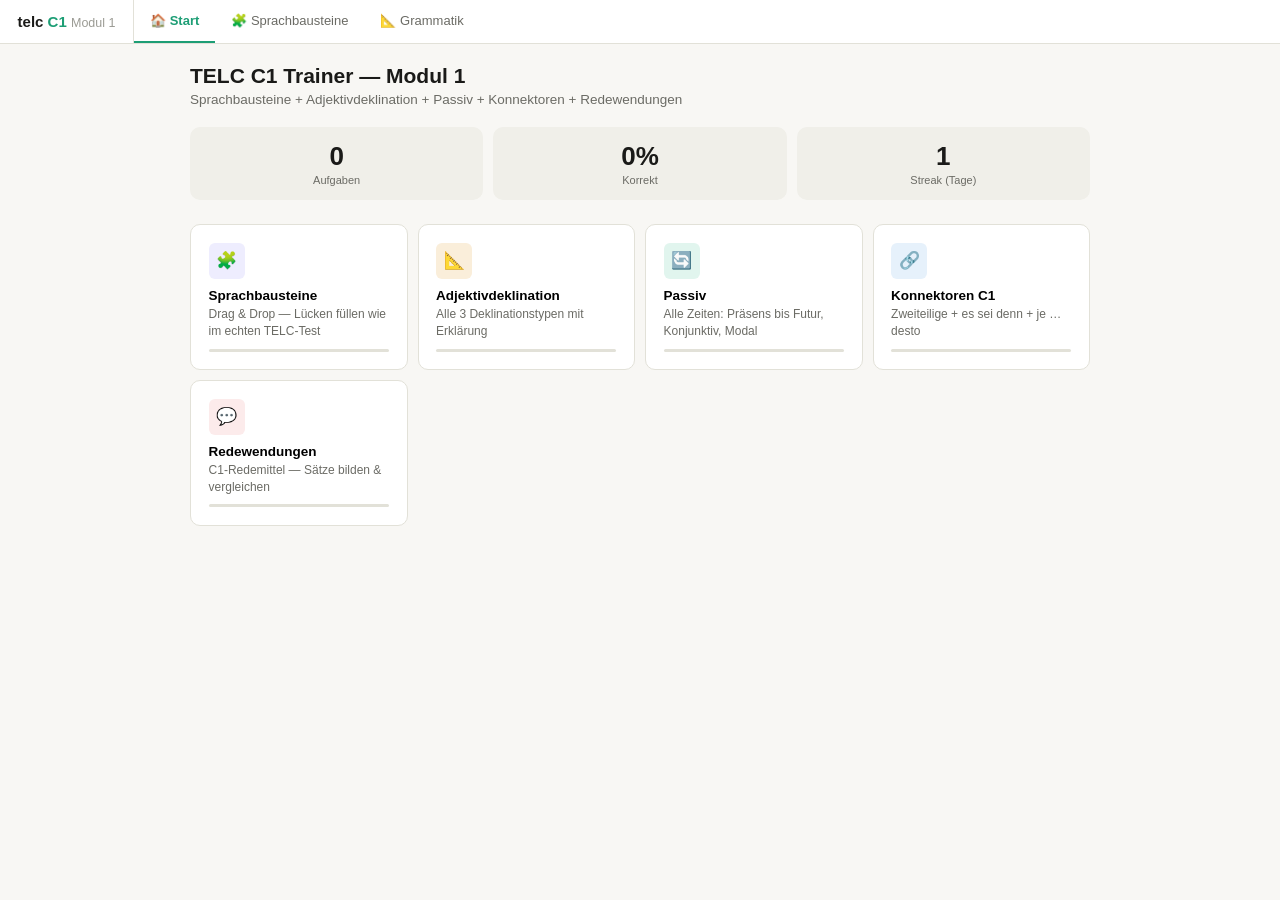
<file: telc-module1-grammatik.html>
<!DOCTYPE html>
<html lang="de">
<head>
<meta charset="UTF-8">
<meta name="viewport" content="width=device-width, initial-scale=1.0">
<title>TELC C1 — Grammatik & Sprachbausteine</title>
<style>
*{box-sizing:border-box;margin:0;padding:0}
:root{
  --bg:#f8f7f4;--bg2:#fff;--bg3:#f0efe9;
  --bd:#e2e1d8;--bd2:#c8c7be;
  --tx:#1a1a18;--tx2:#6b6b65;--tx3:#9b9b94;
  --g:#1d9e75;--gl:#e1f5ee;--gd:#0f6e56;
  --p:#7f77dd;--pl:#eeedfe;--pd:#534ab7;
  --b:#378add;--bl:#e6f1fb;
  --a:#ba7517;--al:#faeeda;--ad:#633806;
  --r:#e24b4a;--rl:#fcebeb;--rd:#a32d2d;
  --rr:10px;--rs:6px;
}
@media(prefers-color-scheme:dark){:root{
  --bg:#1a1a18;--bg2:#242420;--bg3:#2c2c28;
  --bd:#3a3a34;--bd2:#4a4a44;
  --tx:#f0efe9;--tx2:#a0a09a;--tx3:#6b6b65;
  --gl:#0a3020;--gd:#9fe1cb;
  --pl:#1e1c40;--pd:#afa9ec;
  --bl:#0a1e35;--al:#2a1a05;--ad:#fac775;
  --rl:#2a0f0f;--rd:#f09595;
}}
body{font-family:-apple-system,BlinkMacSystemFont,'Segoe UI',sans-serif;background:var(--bg);color:var(--tx);min-height:100vh;font-size:15px}

.nav{background:var(--bg2);border-bottom:1px solid var(--bd);position:sticky;top:0;z-index:100;display:flex;align-items:center;overflow-x:auto}
.nav-logo{padding:.8rem 1.1rem;font-weight:700;font-size:15px;white-space:nowrap;border-right:1px solid var(--bd);flex-shrink:0}
.nav-logo span{color:var(--g)}
.nt{padding:.8rem 1rem;font-size:13px;color:var(--tx2);cursor:pointer;white-space:nowrap;border:none;background:none;border-bottom:2px solid transparent;transition:all .2s;font-family:inherit}
.nt:hover{color:var(--tx);background:var(--bg3)}
.nt.on{color:var(--g);border-bottom-color:var(--g);font-weight:600}

.main{max-width:940px;margin:0 auto;padding:1.25rem}
.sc{display:none}.sc.on{display:block}

.card{background:var(--bg2);border:1px solid var(--bd);border-radius:var(--rr);padding:1.25rem}
.sh{display:flex;align-items:center;justify-content:space-between;margin-bottom:1.25rem;flex-wrap:wrap;gap:.5rem}
.sh h2{font-size:17px;font-weight:600}

.btn{padding:6px 14px;border-radius:var(--rs);border:1px solid var(--bd2);background:var(--bg2);color:var(--tx);font-size:13px;cursor:pointer;transition:all .2s;font-family:inherit}
.btn:hover{background:var(--bg3)}
.btn.pr{background:var(--g);color:#fff;border-color:var(--g)}.btn.pr:hover{background:var(--gd)}
.btn.sm{padding:4px 11px;font-size:12px}

/* TABS inside module */
.itabs{display:flex;gap:5px;flex-wrap:wrap;margin-bottom:1rem}
.it{padding:5px 14px;border-radius:99px;border:1px solid var(--bd2);background:var(--bg3);font-size:12.5px;cursor:pointer;color:var(--tx2);font-family:inherit;transition:all .2s}
.it.on{background:var(--g);color:#fff;border-color:var(--g)}
.sub-sc{display:none}.sub-sc.on{display:block}

/* LEVEL PILLS */
.lrow{display:flex;gap:6px}
.lp{padding:4px 13px;border-radius:99px;border:1px solid var(--bd2);background:var(--bg3);font-size:12px;cursor:pointer;color:var(--tx2);font-family:inherit;transition:all .2s}
.lp.on{background:var(--p);color:#fff;border-color:var(--p)}

/* SPRACHBAUSTEINE */
.sbt{font-size:14.5px;line-height:2.3;color:var(--tx);margin-bottom:1rem}
.slot{display:inline-flex;align-items:center;min-width:110px;height:27px;border-bottom:2px solid var(--g);padding:0 5px;margin:0 3px;cursor:pointer;vertical-align:middle;font-size:13.5px;color:var(--g);border-radius:4px 4px 0 0;transition:all .2s;position:relative}
.slot.dov{background:var(--gl)}
.slot.filled{color:var(--tx);border-color:var(--bd2);font-weight:500}
.slot.ok{border-color:var(--g)!important;color:var(--g)!important;background:var(--gl)!important}
.slot.err{border-color:var(--r)!important;color:var(--r)!important;background:var(--rl)!important}
.sn{font-size:9px;color:var(--tx3);position:absolute;top:-13px;left:0}
.chips{display:flex;flex-wrap:wrap;gap:7px;padding-top:.9rem;border-top:1px solid var(--bd);margin-top:.5rem}
.chip{padding:5px 13px;border-radius:99px;border:1px solid var(--bd2);background:var(--bg3);font-size:13px;cursor:grab;transition:all .2s;user-select:none;color:var(--tx)}
.chip:hover{border-color:var(--g);color:var(--g);background:var(--gl)}
.chip.sel{border-color:var(--g);background:var(--gl);color:var(--gd);font-weight:500}
.chip.used{opacity:.25;pointer-events:none}
.chip.drag{opacity:.4}

/* LAYOUT: exercise + sidebar */
.exlay{display:grid;grid-template-columns:1fr 270px;gap:1rem;align-items:start}
@media(max-width:680px){.exlay{grid-template-columns:1fr}}

/* GRAMMAR SIDEBAR */
.gsb{background:var(--al);border:1px solid var(--a);border-radius:var(--rr);padding:1rem;font-size:13px;color:var(--tx);line-height:1.7}
.gsb h4{font-size:12.5px;font-weight:700;color:var(--ad);margin-bottom:.5rem}
.gr{margin-bottom:.65rem;padding-bottom:.65rem;border-bottom:1px solid rgba(0,0,0,.07);font-size:13px}
.gr:last-child{border-bottom:none;margin-bottom:0;padding-bottom:0}
.gex{font-style:italic;color:var(--tx2);font-size:12px;margin-top:2px}

/* EXERCISE CARD */
.ex-prompt{font-size:14px;color:var(--tx);margin-bottom:1rem;line-height:1.8}
.ex-prompt strong{color:var(--p)}
.inp{width:100%;padding:9px 12px;border-radius:var(--rs);border:1px solid var(--bd2);background:var(--bg2);color:var(--tx);font-size:14px;font-family:inherit}
.inp:focus{outline:none;border-color:var(--g)}
.ta{min-height:90px;resize:vertical}
.hint-box{background:var(--bg3);border-radius:var(--rs);padding:.75rem;font-size:13px;color:var(--tx2);margin-top:.75rem;display:none;border-left:3px solid var(--a)}
.hint-box.show{display:block}
.sol-box{background:var(--gl);border:1px solid var(--g);border-radius:var(--rs);padding:.75rem;font-size:13px;color:var(--gd);margin-top:.75rem;display:none}
.sol-box.show{display:block}

/* PASSIV TABLE */
.ptable{width:100%;border-collapse:collapse;font-size:13px;margin:.75rem 0}
.ptable th{background:var(--bg3);padding:6px 10px;border:1px solid var(--bd);text-align:left;font-size:12px;color:var(--tx2)}
.ptable td{padding:6px 10px;border:1px solid var(--bd);color:var(--tx)}
.ptable .hl{background:var(--gl);font-weight:600;color:var(--gd)}

/* TOAST */
.toast{position:fixed;bottom:1.25rem;right:1.25rem;background:var(--bg2);border:1px solid var(--bd2);border-radius:var(--rr);padding:10px 16px;font-size:13px;color:var(--tx);box-shadow:0 4px 18px rgba(0,0,0,.11);z-index:9999;transform:translateY(70px);opacity:0;transition:all .3s}
.toast.show{transform:translateY(0);opacity:1}
.toast.ok{border-color:var(--g);color:var(--gd);background:var(--gl)}
.toast.bad{border-color:var(--r);color:var(--rd);background:var(--rl)}

/* DASHBOARD STATS */
.sg{display:grid;grid-template-columns:repeat(auto-fit,minmax(110px,1fr));gap:10px;margin-bottom:1.5rem}
.st{background:var(--bg3);border-radius:var(--rr);padding:.9rem;text-align:center}
.st .n{font-size:26px;font-weight:700}.st .l{font-size:11px;color:var(--tx2);margin-top:2px}
.mg{display:grid;grid-template-columns:repeat(auto-fit,minmax(175px,1fr));gap:10px}
.mb{background:var(--bg2);border:1px solid var(--bd);border-radius:var(--rr);padding:1.1rem;cursor:pointer;transition:all .2s;text-align:left;width:100%}
.mb:hover{border-color:var(--g);transform:translateY(-2px)}
.mb .ico{width:36px;height:36px;border-radius:var(--rs);display:flex;align-items:center;justify-content:center;font-size:17px;margin-bottom:9px}
.mb h3{font-size:13.5px;font-weight:600;margin-bottom:3px}
.mb p{font-size:12px;color:var(--tx2);line-height:1.4}
.pb{height:3px;background:var(--bd);border-radius:99px;margin-top:9px;overflow:hidden}
.pf{height:100%;border-radius:99px;background:var(--g);transition:width .5s}
</style>
</head>
<body>

<nav class="nav">
  <div class="nav-logo">telc <span>C1</span> <small style="font-weight:400;color:var(--tx3)">Modul 1</small></div>
  <button class="nt on" onclick="go('dash')" data-s="dash">🏠 Start</button>
  <button class="nt" onclick="go('sb')" data-s="sb">🧩 Sprachbausteine</button>
  <button class="nt" onclick="go('gram')" data-s="gram">📐 Grammatik</button>
</nav>

<main class="main">

<!-- DASHBOARD -->
<div class="sc on" id="s-dash">
  <div style="margin-bottom:1.25rem">
    <h1 style="font-size:21px;font-weight:700;margin-bottom:4px">TELC C1 Trainer — Modul 1</h1>
    <p style="color:var(--tx2);font-size:13.5px">Sprachbausteine + Adjektivdeklination + Passiv + Konnektoren + Redewendungen</p>
  </div>
  <div class="sg">
    <div class="st"><div class="n" id="ds-t">0</div><div class="l">Aufgaben</div></div>
    <div class="st"><div class="n" id="ds-p">0%</div><div class="l">Korrekt</div></div>
    <div class="st"><div class="n" id="ds-s">0</div><div class="l">Streak (Tage)</div></div>
  </div>
  <div class="mg">
    <button class="mb" onclick="go('sb')">
      <div class="ico" style="background:var(--pl);color:var(--p)">🧩</div>
      <h3>Sprachbausteine</h3>
      <p>Drag & Drop — Lücken füllen wie im echten TELC-Test</p>
      <div class="pb"><div class="pf" id="pb-sb" style="width:0%"></div></div>
    </button>
    <button class="mb" onclick="go('gram');gTab('adjdekl',document.querySelector('.it'))">
      <div class="ico" style="background:var(--al);color:var(--a)">📐</div>
      <h3>Adjektivdeklination</h3>
      <p>Alle 3 Deklinationstypen mit Erklärung</p>
      <div class="pb"><div class="pf" id="pb-adj" style="width:0%"></div></div>
    </button>
    <button class="mb" onclick="go('gram');gTab('passiv',document.querySelectorAll('.it')[1])">
      <div class="ico" style="background:var(--gl);color:var(--g)">🔄</div>
      <h3>Passiv</h3>
      <p>Alle Zeiten: Präsens bis Futur, Konjunktiv, Modal</p>
      <div class="pb"><div class="pf" id="pb-pass" style="width:0%"></div></div>
    </button>
    <button class="mb" onclick="go('gram');gTab('konn',document.querySelectorAll('.it')[2])">
      <div class="ico" style="background:var(--bl);color:var(--b)">🔗</div>
      <h3>Konnektoren C1</h3>
      <p>Zweiteilige + es sei denn + je … desto</p>
      <div class="pb"><div class="pf" id="pb-konn" style="width:0%"></div></div>
    </button>
    <button class="mb" onclick="go('gram');gTab('rede',document.querySelectorAll('.it')[3])">
      <div class="ico" style="background:var(--rl);color:var(--r)">💬</div>
      <h3>Redewendungen</h3>
      <p>C1-Redemittel — Sätze bilden & vergleichen</p>
      <div class="pb"><div class="pf" id="pb-rede" style="width:0%"></div></div>
    </button>
  </div>
</div>

<!-- SPRACHBAUSTEINE -->
<div class="sc" id="s-sb">
  <div class="sh">
    <h2>🧩 Sprachbausteine</h2>
    <div style="display:flex;gap:8px;align-items:center;flex-wrap:wrap">
      <div class="lrow">
        <button class="lp on" onclick="setSBL('B2',this)">B2</button>
        <button class="lp" onclick="setSBL('C1',this)">C1</button>
      </div>
      <button class="btn sm" onclick="newSB()">🔀 Neue Aufgabe</button>
    </div>
  </div>
  <div class="exlay">
    <div>
      <div class="card" style="margin-bottom:.9rem">
        <div class="sbt" id="sb-text"></div>
        <div class="chips" id="sb-chips"></div>
      </div>
      <div style="display:flex;gap:8px;justify-content:flex-end;margin-bottom:.5rem">
        <button class="btn" onclick="checkSB()">✓ Prüfen</button>
        <button class="btn pr" onclick="newSB()">Weiter →</button>
      </div>
      <div id="sb-res" style="display:none;margin-top:.75rem;padding:.75rem;border-radius:var(--rs);background:var(--bg3);font-size:13.5px"></div>
    </div>
    <div class="gsb" id="gram-box">
      <h4>📐 Grammatik-Tipp zur Aufgabe</h4>
      <div id="gram-cont"></div>
    </div>
  </div>
</div>

<!-- GRAMMATIK MODULE -->
<div class="sc" id="s-gram">
  <div class="sh"><h2>📐 Grammatik-Module</h2></div>
  <div class="itabs">
    <button class="it on" onclick="gTab('adjdekl',this)">Adjektivdeklination</button>
    <button class="it" onclick="gTab('passiv',this)">Passiv-Zeiten</button>
    <button class="it" onclick="gTab('konn',this)">Konnektoren C1</button>
    <button class="it" onclick="gTab('rede',this)">Redewendungen</button>
  </div>

  <!-- ADJEKTIVDEKLINATION -->
  <div class="sub-sc on" id="gt-adjdekl">
    <div class="exlay">
      <div>
        <div class="card" style="margin-bottom:.9rem">
          <div class="ex-prompt" id="adj-prompt"></div>
          <input class="inp" id="adj-inp" placeholder="Deine Antwort..." onkeydown="if(event.key==='Enter')checkAdj()">
          <div class="hint-box" id="adj-hint"></div>
          <div class="sol-box" id="adj-sol"></div>
        </div>
        <div style="display:flex;gap:8px;justify-content:flex-end">
          <button class="btn" onclick="showHint('adj')">💡 Tipp</button>
          <button class="btn" onclick="checkAdj()">✓ Prüfen</button>
          <button class="btn pr" onclick="newAdj()">Weiter →</button>
        </div>
        <div id="adj-res" style="margin-top:.75rem;font-size:13px;color:var(--tx2)"></div>
      </div>
      <div class="gsb">
        <h4>📐 Adjektivdeklination — Übersicht</h4>
        <div class="gr"><strong>1. Nach bestimmtem Artikel</strong> (der/die/das/die)<div class="gex">Nom: -e &nbsp; Akk: -en(m)/-e &nbsp; Dat: -en &nbsp; Gen: -en<br><em>der alte Mann · die alte Frau · das alte Haus</em></div></div>
        <div class="gr"><strong>2. Nach unbestimmtem Artikel</strong> (ein/eine/ein)<div class="gex">Nom mask.: -er &nbsp; Nom neutr.: -es &nbsp; Nom fem.: -e<br><em>ein alter Mann · ein altes Haus · eine alte Frau</em></div></div>
        <div class="gr"><strong>3. Ohne Artikel</strong> (stark — trägt Kasuszeichen selbst)<div class="gex">Nom mask.: -er &nbsp; Nom neutr.: -es &nbsp; Gen mask./neutr.: -en<br><em>frischer Kaffee · kaltes Wasser · warmer Tee</em></div></div>
        <div class="gr"><strong>Kasus-Merkhilfe</strong><div class="gex">Nom: wer/was? | Akk: wen/was?<br>Dat: wem? | Gen: wessen?</div></div>
        <div class="gr"><strong>Achtung: Plural</strong><div class="gex">Nach best. Art.: immer -en<br>Ohne Art.: -e (Nom/Akk) · -er (Gen)<br><em>alte Häuser · trotz steigender Preise</em></div></div>
      </div>
    </div>
  </div>

  <!-- PASSIV -->
  <div class="sub-sc" id="gt-passiv">
    <div class="exlay">
      <div>
        <div class="card" style="margin-bottom:.9rem">
          <div class="ex-prompt" id="pass-prompt"></div>
          <input class="inp" id="pass-inp" placeholder="Passiv-Form eingeben..." onkeydown="if(event.key==='Enter')checkPass()">
          <div class="hint-box" id="pass-hint"></div>
          <div class="sol-box" id="pass-sol"></div>
        </div>
        <div style="display:flex;gap:8px;justify-content:flex-end">
          <button class="btn" onclick="showHint('pass')">💡 Tipp</button>
          <button class="btn" onclick="checkPass()">✓ Prüfen</button>
          <button class="btn pr" onclick="newPass()">Weiter →</button>
        </div>
        <div id="pass-res" style="margin-top:.75rem;font-size:13px;color:var(--tx2)"></div>
      </div>
      <div class="gsb">
        <h4>📐 Passiv — alle Zeiten</h4>
        <table class="ptable">
          <tr><th>Zeit</th><th>Formel (werden-Passiv)</th></tr>
          <tr><td><strong>Präsens</strong></td><td class="hl">wird + Part.II</td></tr>
          <tr><td><strong>Präteritum</strong></td><td class="hl">wurde + Part.II</td></tr>
          <tr><td><strong>Perfekt</strong></td><td class="hl">ist + Part.II + worden</td></tr>
          <tr><td><strong>Plusquamperfekt</strong></td><td class="hl">war + Part.II + worden</td></tr>
          <tr><td><strong>Futur I</strong></td><td class="hl">wird + Part.II + werden</td></tr>
          <tr><td><strong>Konjunktiv II</strong></td><td class="hl">würde + Part.II + werden</td></tr>
          <tr><td><strong>Modal + Passiv</strong></td><td class="hl">muss + Part.II + werden</td></tr>
        </table>
        <div class="gr"><strong>Zustandspassiv</strong> (sein + Part.II)<div class="gex">Das Fenster ist geöffnet. ← Ergebnis<br>≠ Das Fenster wird geöffnet. ← Vorgang</div></div>
        <div class="gr"><strong>Passiv mit Modalverb — Präteritum</strong><div class="gex">musste + Part.II + werden<br><em>Das Gesetz musste geändert werden.</em></div></div>
      </div>
    </div>
  </div>

  <!-- KONNEKTOREN -->
  <div class="sub-sc" id="gt-konn">
    <div class="exlay">
      <div>
        <div class="card" style="margin-bottom:.9rem">
          <div class="ex-prompt" id="konn-prompt"></div>
          <input class="inp" id="konn-inp" placeholder="Satz eingeben..." onkeydown="if(event.key==='Enter')checkKonn()">
          <div class="hint-box" id="konn-hint"></div>
          <div class="sol-box" id="konn-sol"></div>
        </div>
        <div style="display:flex;gap:8px;justify-content:flex-end">
          <button class="btn" onclick="showHint('konn')">💡 Tipp</button>
          <button class="btn" onclick="checkKonn()">✓ Prüfen</button>
          <button class="btn pr" onclick="newKonn()">Weiter →</button>
        </div>
        <div id="konn-res" style="margin-top:.75rem;font-size:13px;color:var(--tx2)"></div>
      </div>
      <div class="gsb">
        <h4>🔗 Zweiteilige Konnektoren C1</h4>
        <div class="gr"><strong>nicht nur … sondern auch</strong><div class="gex">Er ist nicht nur klug, sondern auch fleißig.</div></div>
        <div class="gr"><strong>weder … noch</strong><div class="gex">Er hat weder Zeit noch Lust.</div></div>
        <div class="gr"><strong>sowohl … als auch</strong><div class="gex">Sowohl Schüler als auch Lehrer profitieren.</div></div>
        <div class="gr"><strong>zwar … aber/jedoch</strong><div class="gex">Zwar ist es teuer, aber die Qualität ist gut.</div></div>
        <div class="gr"><strong>es sei denn(, dass)</strong><div class="gex">Wir gehen, es sei denn, es regnet.</div></div>
        <div class="gr"><strong>je … desto/umso</strong><div class="gex">Je mehr man übt, desto besser wird man.<br>⚠ je + Nebensatz · desto + Komp. + Verb</div></div>
        <div class="gr"><strong>einerseits … andererseits</strong><div class="gex">Einerseits spart man Zeit, andererseits leidet die Qualität.</div></div>
        <div class="gr"><strong>infolgedessen / nichtsdestotrotz</strong><div class="gex">→ Position 1 im Hauptsatz, dann Verb<br><em>infolgedessen sind die Preise gestiegen.</em></div></div>
      </div>
    </div>
  </div>

  <!-- REDEWENDUNGEN -->
  <div class="sub-sc" id="gt-rede">
    <div class="exlay">
      <div>
        <div class="card" style="margin-bottom:.9rem">
          <div class="ex-prompt" id="rede-prompt"></div>
          <textarea class="inp ta" id="rede-inp" placeholder="Schreibe einen Satz mit dieser Redewendung..."></textarea>
          <div class="hint-box" id="rede-hint"></div>
          <div class="sol-box" id="rede-sol"></div>
        </div>
        <div style="display:flex;gap:8px;justify-content:flex-end">
          <button class="btn" onclick="showRedeSol()">👁 Musterlösung</button>
          <button class="btn pr" onclick="newRede()">Weiter →</button>
        </div>
        <p style="margin-top:.75rem;font-size:12px;color:var(--tx3)">💡 Vergleiche deinen Satz mit der Musterlösung. Grammatik & Bedeutung zählen — Formulierung kann variieren.</p>
      </div>
      <div class="gsb">
        <h4>💬 Redemittel C1 — Schreiben & Sprechen</h4>
        <div class="gr"><strong>Meinung äußern</strong><div class="gex">Meiner Ansicht/Auffassung nach…<br>Ich bin der Überzeugung, dass…<br>Es lässt sich nicht leugnen, dass…</div></div>
        <div class="gr"><strong>Einschränken</strong><div class="gex">Wenngleich / Obschon…<br>Zwar … aber / jedoch…<br>Abgesehen davon, dass…</div></div>
        <div class="gr"><strong>Schlussfolgerung / Fazit</strong><div class="gex">Es bleibt festzuhalten, dass…<br>Daraus ergibt sich, dass…<br>Infolgedessen / Demzufolge…</div></div>
        <div class="gr"><strong>Schreiben-Eröffnung (Brief)</strong><div class="gex">Ich beziehe mich auf Ihr Schreiben vom…<br>Ich erlauben mir, darauf hinzuweisen…<br>Ich freue mich, Ihnen mitteilen zu können…</div></div>
        <div class="gr"><strong>Formale Konnektoren</strong><div class="gex">in Anbetracht (+Gen.) · im Hinblick auf (+Akk.)<br>unter Berücksichtigung von…<br>auf dem Prüfstand stehen · zum Vorschein kommen</div></div>
      </div>
    </div>
  </div>
</div><!-- end s-gram -->

</main>
<div class="toast" id="toast"></div>

<script>
// ── STATE ──────────────────────────────────────────
var S={total:0,correct:0,streak:0,lastDate:'',sbP:0,adjP:0,passP:0,konnP:0,redeP:0};
function loadS(){try{var d=localStorage.getItem('telc_m1');if(d)S=Object.assign(S,JSON.parse(d));}catch(e){}checkStreak();updDash();}
function saveS(){try{localStorage.setItem('telc_m1',JSON.stringify(S));}catch(e){}}
function checkStreak(){var t=new Date().toDateString();if(S.lastDate===t)return;var y=new Date(Date.now()-86400000).toDateString();S.streak=(S.lastDate===y)?S.streak+1:1;S.lastDate=t;saveS();}
function updDash(){
  var pct=S.total>0?Math.round(S.correct/S.total*100):0;
  tx('ds-t',S.total);tx('ds-p',pct+'%');tx('ds-s',S.streak);
  pw('pb-sb',Math.min(S.sbP,100));pw('pb-adj',Math.min(S.adjP,100));
  pw('pb-pass',Math.min(S.passP,100));pw('pb-konn',Math.min(S.konnP,100));pw('pb-rede',Math.min(S.redeP,100));
}
function tx(id,v){var e=document.getElementById(id);if(e)e.textContent=v;}
function pw(id,v){var e=document.getElementById(id);if(e)e.style.width=v+'%';}

function toast(msg,type){var t=document.getElementById('toast');t.textContent=msg;t.className='toast '+(type||'');t.classList.add('show');clearTimeout(t._t);t._t=setTimeout(function(){t.classList.remove('show');},2500);}

function go(s){
  document.querySelectorAll('.sc').forEach(function(e){e.classList.remove('on');});
  document.querySelectorAll('.nt').forEach(function(e){e.classList.remove('on');});
  document.getElementById('s-'+s).classList.add('on');
  var t=document.querySelector('[data-s="'+s+'"]');if(t)t.classList.add('on');
  if(s==='dash')updDash();
  if(s==='sb')newSB();
  if(s==='gram'){newAdj();newPass();newKonn();newRede();}
}
function gTab(id,btn){
  document.querySelectorAll('.sub-sc').forEach(function(e){e.classList.remove('on');});
  document.querySelectorAll('.it').forEach(function(e){e.classList.remove('on');});
  document.getElementById('gt-'+id).classList.add('on');
  if(btn)btn.classList.add('on');
}

// ── GRAMMAR TIPS ───────────────────────────────────
var GTIPS={
  B2:[
    {t:'Konjunktiv II',r:[{r:'würde + Infinitiv',e:'Ich würde das gerne machen.'},{r:'sein→wäre · haben→hätte',e:'Wenn ich Zeit hätte, käme ich.'},{r:'könn-, soll-, dürf-',e:'Das könnte schwierig werden.'}]},
    {t:'Passiv',r:[{r:'Präsens: wird + Part.II',e:'Das Buch wird gelesen.'},{r:'Präteritum: wurde + Part.II',e:'Das Gesetz wurde geändert.'},{r:'Perfekt: ist + Part.II + worden',e:'Die Stadt ist zerstört worden.'}]}
  ],
  C1:[
    {t:'Partizipialkonstruktionen',r:[{r:'Partizip II als Attribut',e:'Die getroffene Entscheidung war falsch.'},{r:'Partizip I als Attribut',e:'Der wachsende Druck…'},{r:'Erweitert',e:'Die von der Regierung beschlossene Reform…'}]},
    {t:'Zweiteilige Konnektoren',r:[{r:'nicht nur … sondern auch',e:'Er ist nicht nur klug, sondern auch fleißig.'},{r:'je … desto + Inversion',e:'Je mehr man übt, desto besser wird man.'},{r:'es sei denn(, dass)',e:'Wir gehen, es sei denn, es regnet.'}]},
    {t:'Nominalisierung',r:[{r:'Verb → das + Infinitiv',e:'Das Lesen fördert die Konzentration.'},{r:'Adj. → Nomen',e:'das Wesentliche · das Positive'},{r:'statt Nebensatz (C1)',e:'trotz steigender Kosten = obwohl die Kosten steigen'}]}
  ]
};
function showGram(lvl){var tips=GTIPS[lvl]||GTIPS.C1,tip=tips[Math.floor(Math.random()*tips.length)];var h='<div class="gr"><strong>'+tip.t+'</strong></div>';tip.r.forEach(function(r){h+='<div class="gr">'+r.r+'<div class="gex">'+r.e+'</div></div>';});document.getElementById('gram-cont').innerHTML=h;}

// ── SPRACHBAUSTEINE ────────────────────────────────
var SBD={
  B2:[
    {text:'Viele Experten sind der Meinung, dass die Digitalisierung die Arbeitswelt grundlegend {0} wird. Dabei {1} es sich um einen Prozess, der seit Jahren im Gange ist. Unternehmen {2} zunehmend auf KI, um Effizienz zu steigern. Gleichzeitig {3} viele Arbeitnehmer, dass ihre Qualifikationen nicht mehr ausreichen.',slots:['verändern','handelt','setzen','befürchten'],opts:['verändern','handelt','setzen','befürchten','benutzen','glauben','gehen','wissen'],tip:'B2'},
    {text:'Das Thema Klimawandel {0} in der öffentlichen Diskussion eine immer größere Rolle. Wissenschaftler {1} darauf hin, dass CO₂-Emissionen drastisch reduziert werden müssen. Viele Länder haben sich {2} verpflichtet, bis 2050 klimaneutral zu {3}.',slots:['spielt','weisen','dazu','werden'],opts:['spielt','weisen','dazu','werden','nimmt','zeigen','damit','sein'],tip:'B2'},
    {text:'Die meisten Studierenden sind der Ansicht, dass ein Auslandssemester {0} für ihre Entwicklung ist. Es {1} ihnen, neue Kulturen kennenzulernen und Sprachkenntnisse zu {2}. Außerdem {3} ein solcher Aufenthalt die Berufsaussichten erheblich.',slots:['wichtig','ermöglicht','verbessern','verbessert'],opts:['wichtig','ermöglicht','verbessern','verbessert','gut','erlaubt','lernen','steigert'],tip:'B2'}
  ],
  C1:[
    {text:'Die zunehmende Urbanisierung {0} weitreichende Folgen für die Gesellschaft. Während Städte {1} wachsen, kämpfen ländliche Regionen mit dem demographischen Wandel. Hinzu {2}, dass qualifizierte Fachkräfte {3} abwandern, was die Ungleichheit {4}.',slots:['hat','stetig','kommt','vermehrt','verschärft'],opts:['hat','stetig','kommt','vermehrt','verschärft','zeigt','stark','tritt','oft','verbessert'],tip:'C1'},
    {text:'Die Frage, inwieweit KI menschliche Kreativität {0} kann, wird kontrovers diskutiert. Befürworter {1} darauf, dass KI-Systeme lediglich als Werkzeug dienen und Schöpferkraft {2} beeinflussen. Kritiker {3} hingegen, dass Abhängigkeit zu einem {4} der Denkfähigkeit führen könnte.',slots:['ersetzen','verweisen','nicht negativ','warnen','Rückgang'],opts:['ersetzen','verweisen','nicht negativ','warnen','Rückgang','ablösen','zeigen','kaum','betonen','Verlust'],tip:'C1'},
    {text:'Infolge des Klimawandels {0} sich die Lebensbedingungen vieler Tierarten erheblich verschlechtert. Nichtsdestotrotz {1} es Regionen, in denen Schutzmaßnahmen greifen. Wenngleich diese Entwicklung {2}, bleibt der Handlungsbedarf {3}.',slots:['haben','gibt','ermutigend ist','enorm'],opts:['haben','gibt','ermutigend ist','enorm','sind','existieren','positiv war','groß'],tip:'C1'}
  ]
};
var sbLvl='B2',sbIdx=-1,sbEx=null,selCh=null,selEl=null;
function setSBL(l,btn){sbLvl=l;document.querySelectorAll('.lp').forEach(function(b){b.classList.remove('on');});btn.classList.add('on');newSB();}
function newSB(){var a=SBD[sbLvl];sbIdx=(sbIdx+1)%a.length;sbEx=a[sbIdx];selCh=null;selEl=null;renderSB();showGram(sbEx.tip);document.getElementById('sb-res').style.display='none';}
function renderSB(){
  var txt=sbEx.text.replace(/\{(\d+)\}/g,function(m,i){
    return '<span class="slot" id="sl-'+i+'" onclick="clickSlot('+i+')" ondragover="event.preventDefault();this.classList.add(\'dov\')" ondragleave="this.classList.remove(\'dov\')" ondrop="dropSlot(event,'+i+')"><span class="sn">'+(parseInt(i)+1)+'</span>&nbsp;&nbsp;&nbsp;&nbsp;</span>';
  });
  document.getElementById('sb-text').innerHTML=txt;
  var sh=sbEx.opts.slice().sort(function(){return Math.random()-.5;});
  document.getElementById('sb-chips').innerHTML=sh.map(function(w,i){
    return '<span class="chip" id="ch-'+i+'" draggable="true" data-w="'+w+'" onclick="clickChip(\''+w+'\',\'ch-'+i+'\')" ondragstart="dragChip(event,\''+w+'\',\'ch-'+i+'\')" ondragend="this.classList.remove(\'drag\')">'+w+'</span>';
  }).join('');
}
function clickChip(w,id){if(selEl)selEl.classList.remove('sel');selCh={w:w,id:id};selEl=document.getElementById(id);selEl.classList.add('sel');}
function clickSlot(i){if(!selCh)return;fillSlot(i,selCh.w,selCh.id);}
function fillSlot(i,w,cid){
  var sl=document.getElementById('sl-'+i);
  if(sl.dataset.cid){var o=document.getElementById(sl.dataset.cid);if(o)o.classList.remove('used','sel');}
  sl.innerHTML='<span class="sn">'+(i+1)+'</span>'+w;sl.dataset.w=w;sl.dataset.cid=cid;sl.classList.add('filled');
  var ch=document.getElementById(cid);if(ch){ch.classList.add('used');ch.classList.remove('sel','drag');}
  selCh=null;selEl=null;
}
function dragChip(e,w,id){e.dataTransfer.setData('w',w);e.dataTransfer.setData('id',id);document.getElementById(id).classList.add('drag');}
function dropSlot(e,i){e.preventDefault();document.getElementById('sl-'+i).classList.remove('dov');fillSlot(i,e.dataTransfer.getData('w'),e.dataTransfer.getData('id'));}
function checkSB(){
  var ok=0;
  sbEx.slots.forEach(function(ans,i){
    var sl=document.getElementById('sl-'+i);if(!sl)return;
    var g=(sl.dataset.w||'').toLowerCase().trim();
    sl.classList.remove('ok','err');
    if(g===ans.toLowerCase()){sl.classList.add('ok');ok++;}else sl.classList.add('err');
  });
  S.total+=sbEx.slots.length;S.correct+=ok;S.sbP+=10;saveS();updDash();
  var pct=Math.round(ok/sbEx.slots.length*100),col=pct===100?'var(--g)':pct>=50?'var(--a)':'var(--r)';
  var r=document.getElementById('sb-res');r.style.display='block';
  r.innerHTML='<strong style="color:'+col+'">'+ok+'/'+sbEx.slots.length+' richtig ('+pct+'%)</strong>'+(ok===sbEx.slots.length?' 🎉 Perfekt!':'');
}

// ── ADJEKTIVDEKLINATION ────────────────────────────
var ADJ=[
  {p:'Ergänze die Endung:<br><br>Der <strong>alt__</strong> Mann liest ein <strong>interessant__</strong> Buch.',sol:'Der alte Mann liest ein interessantes Buch.',hint:'Best. Artikel Nom.mask → -e | Unbest. Artikel Nom/Akk.neutr → -es'},
  {p:'Ergänze:<br><br>Trotz des <strong>schlecht__</strong> Wetters machten wir einen <strong>lang__</strong> Spaziergang.',sol:'Trotz des schlechten Wetters machten wir einen langen Spaziergang.',hint:'Nach Genitiv (des/der) → immer -en | Unbest. Art. Akk.mask. → -en'},
  {p:'Ergänze (ohne Artikel):<br><br><strong>Frisch__</strong> Kaffee und <strong>warm__</strong> Brötchen machen den Morgen angenehm.',sol:'Frischer Kaffee und warme Brötchen machen den Morgen angenehm.',hint:'Ohne Artikel stark: Nom.mask. → -er | Nom.Pl. → -e'},
  {p:'Ergänze:<br><br>Mit <strong>frisch__</strong> Mut und <strong>groß__</strong> Energie startete er das Projekt.',sol:'Mit frischem Mut und großer Energie startete er das Projekt.',hint:'Ohne Art. Dat.mask. → -em | Nom/Akk.fem. → -er'},
  {p:'Ergänze:<br><br>Die <strong>jung__</strong> Wissenschaftlerin präsentierte ihre <strong>neu__</strong> Forschungsergebnisse.',sol:'Die junge Wissenschaftlerin präsentierte ihre neuen Forschungsergebnisse.',hint:'Best. Art. Nom.fem. → -e | Akk.Plural → -en'},
  {p:'Ergänze:<br><br>Wegen <strong>steigend__</strong> Kosten musste die Firma schließen.',sol:'Wegen steigender Kosten musste die Firma schließen.',hint:'Ohne Art. Genitiv Pl. → -er (stark)'},
  {p:'Ergänze:<br><br>Die Regierung verabschiedete ein <strong>umfangreich__</strong> Reformpaket.',sol:'Die Regierung verabschiedete ein umfangreiches Reformpaket.',hint:'Unbest. Art. Akk./Nom. Neutr. → -es'},
  {p:'Ergänze:<br><br>Ein <strong>erfolgreich__</strong> Studium erfordert <strong>kontinuierlich__</strong> Einsatz.',sol:'Ein erfolgreiches Studium erfordert kontinuierlichen Einsatz.',hint:'Unbest. Art. Nom.neutr. → -es | Akk.mask. → -en'},
  {p:'Ergänze:<br><br>In <strong>groß__</strong> Städten gibt es viele <strong>gut__</strong> Möglichkeiten.',sol:'In großen Städten gibt es viele gute Möglichkeiten.',hint:'Dat.Plural (best./unbest.): immer -en | Nom.Plural (ohne Art.) → -e'},
  {p:'Ergänze:<br><br>Das ist ein <strong>wichtig__</strong> Thema mit <strong>weit__</strong> gesellschaftlichen Folgen.',sol:'Das ist ein wichtiges Thema mit weitreichenden gesellschaftlichen Folgen.',hint:'Unbest. Art. Nom.neutr. → -es | Dat.Pl. → -en'}
];
var adjIdx=-1,adjEx=null;
function newAdj(){adjIdx=(adjIdx+1)%ADJ.length;adjEx=ADJ[adjIdx];document.getElementById('adj-prompt').innerHTML=adjEx.p;document.getElementById('adj-inp').value='';document.getElementById('adj-hint').className='hint-box';document.getElementById('adj-sol').className='sol-box';document.getElementById('adj-res').textContent='';}
function showHint(mod){var h=document.getElementById(mod+'-hint');h.textContent=mod==='adj'?adjEx.hint:mod==='pass'?passEx.hint:konnEx.hint;h.className='hint-box show';}
function checkAdj(){
  var inp=document.getElementById('adj-inp').value.trim();
  var s=document.getElementById('adj-sol');s.innerHTML='✅ Musterlösung: <strong>'+adjEx.sol+'</strong>';s.className='sol-box show';
  S.total++;S.adjP+=10;if(inp.length>5)S.correct++;saveS();updDash();
  document.getElementById('adj-res').textContent=inp?'Vergleiche mit der Musterlösung ↑':'Gib zuerst eine Antwort ein!';
}

// ── PASSIV ─────────────────────────────────────────
var PASS=[
  {p:'Bilde <strong>Passiv Präsens</strong>:<br><br>Die Forscher analysieren die Daten.',sol:'Die Daten werden (von den Forschern) analysiert.',hint:'Präsens: werden + Partizip II'},
  {p:'Bilde <strong>Passiv Präteritum</strong>:<br><br>Die Regierung verabschiedete das Gesetz.',sol:'Das Gesetz wurde (von der Regierung) verabschiedet.',hint:'Präteritum: wurde + Partizip II'},
  {p:'Bilde <strong>Passiv Perfekt</strong>:<br><br>Man hat die alten Gebäude abgerissen.',sol:'Die alten Gebäude sind abgerissen worden.',hint:'Perfekt: sein + Partizip II + worden (kein "geworden"!)'},
  {p:'Bilde <strong>Passiv mit Modalverb Präsens</strong>:<br><br>Man muss das Problem sofort lösen.',sol:'Das Problem muss sofort gelöst werden.',hint:'Modal + Passiv: Modalverb + Partizip II + werden'},
  {p:'Bilde <strong>Passiv Plusquamperfekt</strong>:<br><br>Man hatte die Brücke bereits repariert.',sol:'Die Brücke war bereits repariert worden.',hint:'Plusquamperfekt: war + Partizip II + worden'},
  {p:'Bilde <strong>Zustandspassiv</strong> (Ergebnis beschreiben):<br><br>Jemand hat das Fenster geöffnet.',sol:'Das Fenster ist geöffnet.',hint:'Zustandspassiv: sein + Partizip II — kein "worden"!'},
  {p:'Bilde <strong>Passiv Futur I</strong>:<br><br>Man wird die Ergebnisse nächste Woche veröffentlichen.',sol:'Die Ergebnisse werden nächste Woche veröffentlicht werden.',hint:'Futur I: werden + Partizip II + werden'},
  {p:'Bilde <strong>Passiv Konjunktiv II</strong>:<br><br>Man könnte das Problem anders lösen.',sol:'Das Problem könnte anders gelöst werden.',hint:'Konj.II: könnte/würde + Partizip II + werden'},
  {p:'Bilde <strong>Modal + Passiv im Präteritum</strong>:<br><br>Man musste alle Dokumente prüfen.',sol:'Alle Dokumente mussten geprüft werden.',hint:'Modalverb Prät. + Partizip II + werden'},
  {p:'Umformung in <strong>Passiv Präsens</strong> (mit Zeitangabe):<br><br>Jährlich publizieren Wissenschaftler tausende Artikel.',sol:'Jährlich werden tausende Artikel (von Wissenschaftlern) publiziert.',hint:'Zeitangabe bleibt auf Position 1 — Verb bleibt auf Pos. 2'}
];
var passIdx=-1,passEx=null;
function newPass(){passIdx=(passIdx+1)%PASS.length;passEx=PASS[passIdx];document.getElementById('pass-prompt').innerHTML=passEx.p;document.getElementById('pass-inp').value='';document.getElementById('pass-hint').className='hint-box';document.getElementById('pass-sol').className='sol-box';document.getElementById('pass-res').textContent='';}
function checkPass(){
  var inp=document.getElementById('pass-inp').value.trim();
  var s=document.getElementById('pass-sol');s.innerHTML='✅ Lösung: <strong>'+passEx.sol+'</strong>';s.className='sol-box show';
  S.total++;S.passP+=10;if(inp.length>6)S.correct++;saveS();updDash();
  document.getElementById('pass-res').textContent='Vergleiche mit der Lösung ↑';
}

// ── KONNEKTOREN ────────────────────────────────────
var KONN=[
  {p:'Verbinde mit <strong>„nicht nur … sondern auch"</strong>:<br><br>Die Reform verbessert die Schulen. Sie verbessert auch die Universitäten.',sol:'Die Reform verbessert nicht nur die Schulen, sondern auch die Universitäten.',hint:'Position: nicht nur [direkt vor Objekt/Adj.], sondern auch [dasselbe]'},
  {p:'Bilde einen Satz mit <strong>„je … desto"</strong>:<br><br>Viel üben → gut werden.',sol:'Je mehr man übt, desto besser wird man.',hint:'je + Komp. (Nebensatz mit Verb am Ende) · desto + Komp. + Verb (Inversion!)'},
  {p:'Bilde mit <strong>„es sei denn(, dass)"</strong>:<br><br>Wir fahren morgen. Ausnahme: Es regnet.',sol:'Wir fahren morgen, es sei denn, es regnet.',hint:'es sei denn steht nach dem Hauptsatz — leitet Ausnahme ein'},
  {p:'Verbinde mit <strong>„zwar … aber"</strong>:<br><br>Das Buch ist teuer. Aber es ist sehr informativ.',sol:'Das Buch ist zwar teuer, aber es ist sehr informativ.',hint:'zwar steht im ersten Satz (oft Pos.2 oder 4), aber = normale HS-Wortstellung'},
  {p:'Benutze <strong>„weder … noch"</strong>:<br><br>Er hat keine Zeit. Er hat auch keine Lust.',sol:'Er hat weder Zeit noch Lust.',hint:'weder … noch = additiv negativ. Kein Artikel vor dem Nomen nötig.'},
  {p:'Benutze <strong>„sowohl … als auch"</strong>:<br><br>Die Maßnahme hilft den Schülern. Sie hilft auch den Lehrern.',sol:'Die Maßnahme hilft sowohl den Schülern als auch den Lehrern.',hint:'sowohl…als auch verbindet gleichrangige Satzglieder (additiv)'},
  {p:'Bilde mit <strong>„infolgedessen"</strong>:<br><br>Der Sturm zerstörte die Ernte. Deshalb stiegen die Preise.',sol:'Der Sturm zerstörte die Ernte; infolgedessen stiegen die Preise.',hint:'infolgedessen = Position 1 → Verb direkt dahinter (kein Subjekt dazwischen)'},
  {p:'Bilde mit <strong>„wenngleich"</strong>:<br><br>Das Ergebnis war enttäuschend. Trotzdem gaben sie nicht auf.',sol:'Wenngleich das Ergebnis enttäuschend war, gaben sie nicht auf.',hint:'wenngleich = obwohl (gehoben) — leitet Nebensatz ein, Hauptsatz folgt'},
  {p:'Benutze <strong>„einerseits … andererseits"</strong>:<br><br>Homeoffice spart Zeit. Aber man fühlt sich isoliert.',sol:'Einerseits spart das Homeoffice Zeit, andererseits fühlt man sich isoliert.',hint:'Beide Teile sind vollständige Hauptsätze — normale Wortstellung'},
  {p:'Bilde mit <strong>„zumal"</strong>:<br><br>Wir bleiben zu Hause. Zusätzlicher Grund: Es ist spät.',sol:'Wir bleiben zu Hause, zumal es schon spät ist.',hint:'zumal = besonders weil/da — verstärkt den Grund, leitet Nebensatz ein'}
];
var konnIdx=-1,konnEx=null;
function newKonn(){konnIdx=(konnIdx+1)%KONN.length;konnEx=KONN[konnIdx];document.getElementById('konn-prompt').innerHTML=konnEx.p;document.getElementById('konn-inp').value='';document.getElementById('konn-hint').className='hint-box';document.getElementById('konn-sol').className='sol-box';document.getElementById('konn-res').textContent='';}
function checkKonn(){
  var inp=document.getElementById('konn-inp').value.trim();
  var s=document.getElementById('konn-sol');s.innerHTML='✅ Musterlösung: <strong>'+konnEx.sol+'</strong>';s.className='sol-box show';
  S.total++;S.konnP+=10;if(inp.length>8)S.correct++;saveS();updDash();
  document.getElementById('konn-res').textContent='Vergleiche mit der Musterlösung ↑';
}

// ── REDEWENDUNGEN ──────────────────────────────────
var REDE=[
  {phrase:'auf dem Prüfstand stehen',topic:'Bildungssystem',ru:'быть под вопросом / испытываться',sol:'Das aktuelle Bildungssystem steht angesichts der Digitalisierung auf dem Prüfstand.',ctx:'Verwende im Kontext einer Kritik oder Bewertung'},
  {phrase:'Stellung nehmen zu etw.',topic:'Umweltpolitik',ru:'высказать позицию по чему-л.',sol:'Die Ministerin nahm ausführlich zu den neuen Umweltrichtlinien Stellung.',ctx:'Formal — gut für Schreiben-Aufgaben. Achtung: Stellung steht am Ende!'},
  {phrase:'im Hinblick auf etw. (+ Akk.)',topic:'Wirtschaft',ru:'с точки зрения / в отношении чего-л.',sol:'Im Hinblick auf die steigende Inflation müssen neue Maßnahmen ergriffen werden.',ctx:'Präposition + Akkusativ — kein Verb nötig'},
  {phrase:'es bleibt festzuhalten, dass',topic:'Wissenschaft',ru:'следует отметить / итого',sol:'Es bleibt festzuhalten, dass weitere Forschung in diesem Bereich dringend notwendig ist.',ctx:'Ideal für Fazit / letzter Satz eines Aufsatzes'},
  {phrase:'in Anbetracht der Tatsache, dass',topic:'Migration',ru:'принимая во внимание тот факт, что',sol:'In Anbetracht der Tatsache, dass viele Flüchtlinge gut qualifiziert sind, sollte die Integration verbessert werden.',ctx:'Gehoben — für formelle Texte'},
  {phrase:'zum Vorschein kommen',topic:'Forschung',ru:'обнаружиться, выявиться',sol:'Bei der Analyse der Daten kamen überraschende Zusammenhänge zum Vorschein.',ctx:'Trennbares Verb-Konstrukt — "kommen" ist das Verb'},
  {phrase:'Meiner Auffassung nach',topic:'Digitalisierung',ru:'по моему мнению',sol:'Meiner Auffassung nach birgt die KI sowohl große Chancen als auch erhebliche Risiken.',ctx:'Steht am Satzanfang oder nach Komma — Genitiv-Konstrukt'},
  {phrase:'es lässt sich nicht leugnen, dass',topic:'Klimawandel',ru:'нельзя отрицать, что',sol:'Es lässt sich nicht leugnen, dass der Mensch erheblich zum Klimawandel beigetragen hat.',ctx:'Gut für argumentative Texte — unpersönliche Konstruktion'},
  {phrase:'daraus ergibt sich, dass',topic:'Gesellschaft',ru:'из этого следует, что',sol:'Daraus ergibt sich, dass neue Konzepte für das Zusammenleben entwickelt werden müssen.',ctx:'Logische Schlussfolgerung — gut nach einer Analyse'},
  {phrase:'abgesehen davon, dass',topic:'Homeoffice',ru:'помимо того, что',sol:'Abgesehen davon, dass man zu Hause Zeit spart, profitiert man auch von mehr Ruhe.',ctx:'Leitet Einschränkung oder Ergänzung ein'},
  {phrase:'unter Berücksichtigung von',topic:'Wirtschaftspolitik',ru:'с учётом / принимая во внимание',sol:'Unter Berücksichtigung der aktuellen Marktlage scheint eine Zinssenkung sinnvoll.',ctx:'Nominalkonstruktion — sehr formal, gut für Schreiben C1'},
  {phrase:'es sei denn, (dass)',topic:'Reise & Planung',ru:'если только не / разве что',sol:'Ich fahre nächste Woche nach Berlin, es sei denn, der Zug fällt aus.',ctx:'Ausnahme-Konnektor — steht nach dem Hauptsatz'}
];
var redeIdx=-1,redeEx=null;
function newRede(){
  redeIdx=(redeIdx+1)%REDE.length;redeEx=REDE[redeIdx];
  document.getElementById('rede-prompt').innerHTML=
    '<strong>Redewendung:</strong> <span style="color:var(--p);font-size:16px;font-weight:600">'+redeEx.phrase+'</span><br>'+
    '<span style="font-size:12px;color:var(--tx2)">Значение: '+redeEx.ru+'</span><br><br>'+
    '<strong>Thema:</strong> '+redeEx.topic+'<br><br>'+
    'Schreibe einen Satz mit dieser Redewendung zu diesem Thema:<br>'+
    '<small style="color:var(--tx3)">Tipp: '+redeEx.ctx+'</small>';
  document.getElementById('rede-inp').value='';
  document.getElementById('rede-hint').className='hint-box';
  document.getElementById('rede-sol').className='sol-box';
}
function showRedeSol(){
  var s=document.getElementById('rede-sol');
  s.innerHTML='✅ Musterlösung: <strong>'+redeEx.sol+'</strong>';
  s.className='sol-box show';
  S.total++;S.redeP+=10;saveS();updDash();
}

// ── INIT ───────────────────────────────────────────
loadS();newSB();newAdj();newPass();newKonn();newRede();
</script>
</body>
</html>
</file>
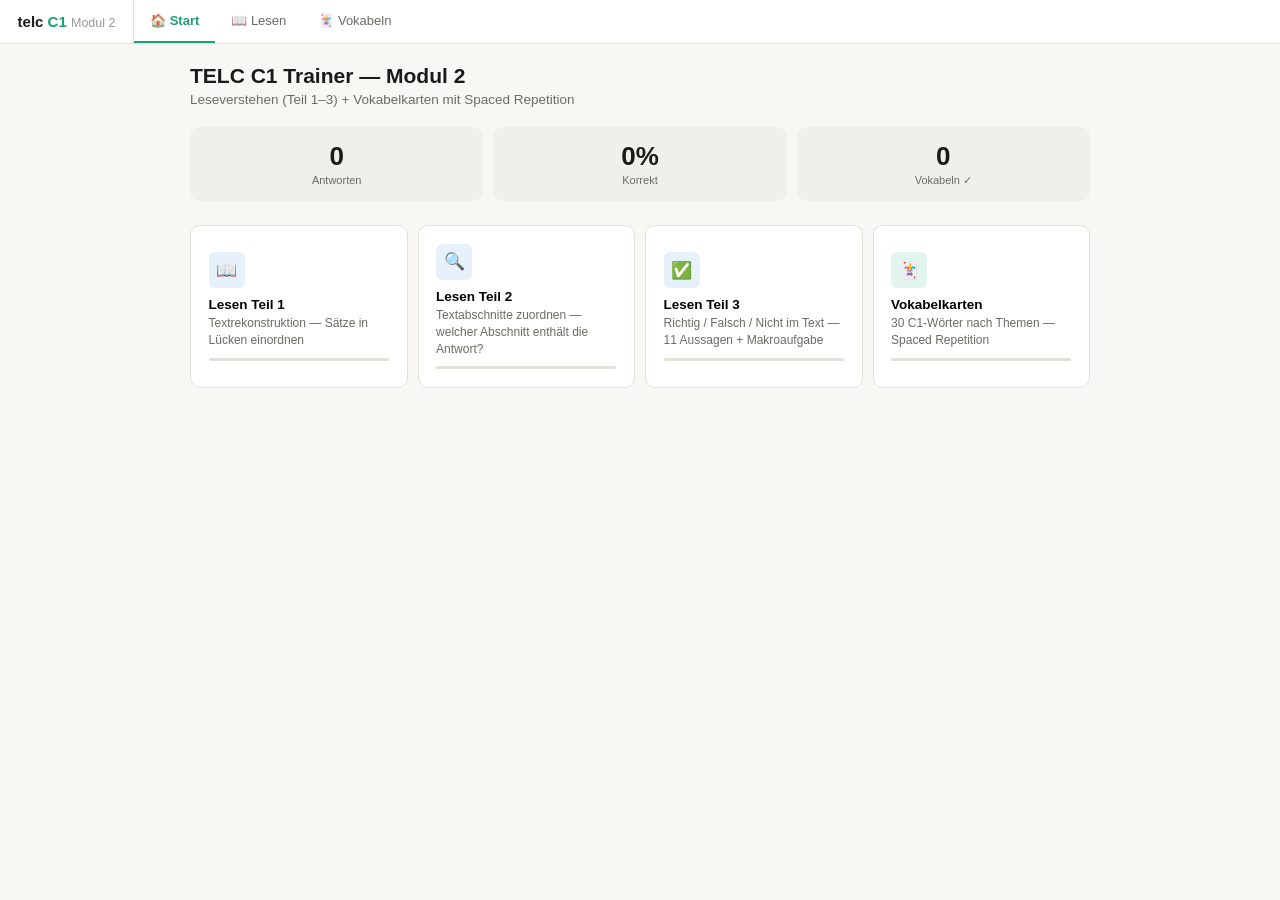
<file: telc-module2-lesen-vokabeln.html>
<!DOCTYPE html>
<html lang="de">
<head>
<meta charset="UTF-8">
<meta name="viewport" content="width=device-width, initial-scale=1.0">
<title>TELC C1 — Leseverstehen & Vokabeln</title>
<style>
*{box-sizing:border-box;margin:0;padding:0}
:root{
  --bg:#f8f7f4;--bg2:#fff;--bg3:#f0efe9;
  --bd:#e2e1d8;--bd2:#c8c7be;
  --tx:#1a1a18;--tx2:#6b6b65;--tx3:#9b9b94;
  --g:#1d9e75;--gl:#e1f5ee;--gd:#0f6e56;
  --p:#7f77dd;--pl:#eeedfe;--pd:#534ab7;
  --b:#378add;--bl:#e6f1fb;--bd3:#185fa5;
  --a:#ba7517;--al:#faeeda;--ad:#633806;
  --r:#e24b4a;--rl:#fcebeb;--rd:#a32d2d;
  --rr:10px;--rs:6px;
}
@media(prefers-color-scheme:dark){:root{
  --bg:#1a1a18;--bg2:#242420;--bg3:#2c2c28;
  --bd:#3a3a34;--bd2:#4a4a44;
  --tx:#f0efe9;--tx2:#a0a09a;--tx3:#6b6b65;
  --gl:#0a3020;--gd:#9fe1cb;--pl:#1e1c40;--pd:#afa9ec;
  --bl:#0a1e35;--bd3:#85b7eb;--al:#2a1a05;--ad:#fac775;
  --rl:#2a0f0f;--rd:#f09595;
}}
body{font-family:-apple-system,BlinkMacSystemFont,'Segoe UI',sans-serif;background:var(--bg);color:var(--tx);min-height:100vh;font-size:15px}
.nav{background:var(--bg2);border-bottom:1px solid var(--bd);position:sticky;top:0;z-index:100;display:flex;align-items:center;overflow-x:auto}
.nav-logo{padding:.8rem 1.1rem;font-weight:700;font-size:15px;white-space:nowrap;border-right:1px solid var(--bd);flex-shrink:0}
.nav-logo span{color:var(--g)}
.nt{padding:.8rem 1rem;font-size:13px;color:var(--tx2);cursor:pointer;white-space:nowrap;border:none;background:none;border-bottom:2px solid transparent;transition:all .2s;font-family:inherit}
.nt:hover{color:var(--tx);background:var(--bg3)}
.nt.on{color:var(--g);border-bottom-color:var(--g);font-weight:600}
.main{max-width:940px;margin:0 auto;padding:1.25rem}
.sc{display:none}.sc.on{display:block}
.card{background:var(--bg2);border:1px solid var(--bd);border-radius:var(--rr);padding:1.25rem}
.sh{display:flex;align-items:center;justify-content:space-between;margin-bottom:1.25rem;flex-wrap:wrap;gap:.5rem}
.sh h2{font-size:17px;font-weight:600}
.btn{padding:6px 14px;border-radius:var(--rs);border:1px solid var(--bd2);background:var(--bg2);color:var(--tx);font-size:13px;cursor:pointer;transition:all .2s;font-family:inherit}
.btn:hover{background:var(--bg3)}
.btn.pr{background:var(--g);color:#fff;border-color:var(--g)}.btn.pr:hover{background:var(--gd)}
.btn.sm{padding:4px 11px;font-size:12px}
.badge{display:inline-block;padding:2px 8px;border-radius:99px;font-size:11px;font-weight:600}
.bg{background:var(--gl);color:var(--gd)}.bp{background:var(--pl);color:var(--pd)}
.ba{background:var(--al);color:var(--ad)}.br{background:var(--rl);color:var(--rd)}
/* TABS */
.itabs{display:flex;gap:5px;flex-wrap:wrap;margin-bottom:1rem}
.it{padding:5px 14px;border-radius:99px;border:1px solid var(--bd2);background:var(--bg3);font-size:12.5px;cursor:pointer;color:var(--tx2);font-family:inherit;transition:all .2s}
.it.on{background:var(--b);color:#fff;border-color:var(--b)}
.sub-sc{display:none}.sub-sc.on{display:block}
/* LESEN */
.lg{display:grid;grid-template-columns:1fr 1fr;gap:1rem}
@media(max-width:640px){.lg{grid-template-columns:1fr}}
.ts{max-height:500px;overflow-y:auto;background:var(--bg2);border:1px solid var(--bd);border-radius:var(--rr);padding:1.15rem}
.ts h4{font-size:11.5px;font-weight:700;color:var(--tx2);text-transform:uppercase;letter-spacing:.06em;margin-bottom:.7rem}
.ts p{font-size:13.5px;line-height:1.85;margin-bottom:.75rem;color:var(--tx)}
.ts .gap{background:var(--pl);color:var(--pd);font-weight:600;padding:0 4px;border-radius:3px}
.ts .satze-box{margin-top:.9rem;border-top:1px solid var(--bd);padding-top:.9rem}
.ts .satze-box h4{margin-bottom:.5rem}
.ts .satz{font-size:13px;margin-bottom:5px;color:var(--tx)}
.ql{display:flex;flex-direction:column;gap:8px}
.qi{background:var(--bg2);border:1px solid var(--bd);border-radius:var(--rr);padding:.9rem}
.qt{font-size:13px;font-weight:600;margin-bottom:.5rem;color:var(--tx);line-height:1.5}
.qo-list{display:flex;flex-direction:column;gap:4px}
.qo{padding:6px 10px;border-radius:var(--rs);border:1px solid var(--bd);background:var(--bg3);font-size:13px;text-align:left;cursor:pointer;transition:all .15s;color:var(--tx);font-family:inherit}
.qo:hover{border-color:var(--b);background:var(--bl)}
.qo.sel{border-color:var(--p);background:var(--pl);color:var(--pd)}
.qo.ok{border-color:var(--g)!important;background:var(--gl)!important;color:var(--gd)!important}
.qo.err{border-color:var(--r)!important;background:var(--rl)!important;color:var(--rd)!important}
/* RESULTS */
.res-bar{background:var(--bg3);border-radius:var(--rs);padding:.75rem 1rem;margin-top:.75rem;font-size:13.5px;display:none}
.res-bar.show{display:block}
/* VOCAB */
.vt{display:flex;gap:8px;margin-bottom:1rem;flex-wrap:wrap;align-items:center}
.cs{padding:6px 11px;border-radius:var(--rs);border:1px solid var(--bd2);background:var(--bg2);color:var(--tx);font-size:13px;font-family:inherit;cursor:pointer}
.fcw{perspective:1000px;height:200px;margin-bottom:1rem;cursor:pointer;user-select:none}
.fc{position:relative;width:100%;height:100%;transform-style:preserve-3d;transition:transform .45s}
.fc.flip{transform:rotateY(180deg)}
.cff{position:absolute;inset:0;backface-visibility:hidden;background:var(--bg2);border:1px solid var(--bd);border-radius:var(--rr);display:flex;flex-direction:column;align-items:center;justify-content:center;padding:1.25rem;text-align:center;box-shadow:0 1px 3px rgba(0,0,0,.05)}
.cff.bk{transform:rotateY(180deg);background:var(--gl);border-color:var(--g)}
.cff .fw{font-size:22px;font-weight:700;color:var(--tx);margin-bottom:5px}
.cff .fh{font-size:11px;color:var(--tx3);margin-bottom:3px}
.cff .ft{font-size:16px;font-weight:600;color:var(--gd);margin-bottom:6px}
.cff .fe{font-size:12px;color:var(--tx2);font-style:italic;line-height:1.5}
.flip-h{font-size:11px;color:var(--tx3);margin-top:10px}
.cnav{display:flex;align-items:center;justify-content:center;gap:1rem;margin-bottom:.75rem}
.rrow{display:flex;gap:8px;justify-content:center;flex-wrap:wrap;margin-bottom:1.25rem}
.rb{padding:7px 17px;border-radius:var(--rs);border:1px solid;font-size:13px;cursor:pointer;font-family:inherit;transition:all .2s}
.rbh{border-color:var(--r);color:var(--r);background:var(--rl)}.rbh:hover{background:var(--r);color:#fff}
.rbm{border-color:var(--a);color:var(--a);background:var(--al)}.rbm:hover{background:var(--a);color:#fff}
.rbe{border-color:var(--g);color:var(--gd);background:var(--gl)}.rbe:hover{background:var(--g);color:#fff}
/* PROGRESS */
.sg{display:grid;grid-template-columns:repeat(auto-fit,minmax(110px,1fr));gap:10px;margin-bottom:1.5rem}
.st{background:var(--bg3);border-radius:var(--rr);padding:.9rem;text-align:center}
.st .n{font-size:26px;font-weight:700}.st .l{font-size:11px;color:var(--tx2);margin-top:2px}
.mg{display:grid;grid-template-columns:repeat(auto-fit,minmax(175px,1fr));gap:10px}
.mb{background:var(--bg2);border:1px solid var(--bd);border-radius:var(--rr);padding:1.1rem;cursor:pointer;transition:all .2s;text-align:left;width:100%}
.mb:hover{border-color:var(--g);transform:translateY(-2px)}
.mb .ico{width:36px;height:36px;border-radius:var(--rs);display:flex;align-items:center;justify-content:center;font-size:17px;margin-bottom:9px}
.mb h3{font-size:13.5px;font-weight:600;margin-bottom:3px}
.mb p{font-size:12px;color:var(--tx2);line-height:1.4}
.pb{height:3px;background:var(--bd);border-radius:99px;margin-top:9px;overflow:hidden}
.pf{height:100%;border-radius:99px;background:var(--g);transition:width .5s}
/* TOAST */
.toast{position:fixed;bottom:1.25rem;right:1.25rem;background:var(--bg2);border:1px solid var(--bd2);border-radius:var(--rr);padding:10px 16px;font-size:13px;color:var(--tx);box-shadow:0 4px 18px rgba(0,0,0,.11);z-index:9999;transform:translateY(70px);opacity:0;transition:all .3s}
.toast.show{transform:translateY(0);opacity:1}
.toast.ok{border-color:var(--g);color:var(--gd);background:var(--gl)}
.toast.bad{border-color:var(--r);color:var(--rd);background:var(--rl)}
/* VOCAB FILTER BUTTONS */
.vf-btn{padding:4px 12px;border-radius:99px;border:1px solid var(--bd2);background:var(--bg3);font-size:12px;cursor:pointer;color:var(--tx2);font-family:inherit;transition:all .2s}
.vf-btn.on{background:var(--g);color:#fff;border-color:var(--g)}
/* EXPLAIN BOX */
.explain{background:var(--bl);border:1px solid var(--b);border-radius:var(--rs);padding:.75rem;font-size:13px;color:var(--tx);margin-bottom:.9rem;line-height:1.6}
.explain strong{color:var(--bd3)}
</style>
</head>
<body>

<nav class="nav">
  <div class="nav-logo">telc <span>C1</span> <small style="font-weight:400;color:var(--tx3)">Modul 2</small></div>
  <button class="nt on" onclick="go('dash')" data-s="dash">🏠 Start</button>
  <button class="nt" onclick="go('lesen')" data-s="lesen">📖 Lesen</button>
  <button class="nt" onclick="go('vocab')" data-s="vocab">🃏 Vokabeln</button>
</nav>

<main class="main">

<!-- DASHBOARD -->
<div class="sc on" id="s-dash">
  <div style="margin-bottom:1.25rem">
    <h1 style="font-size:21px;font-weight:700;margin-bottom:4px">TELC C1 Trainer — Modul 2</h1>
    <p style="color:var(--tx2);font-size:13.5px">Leseverstehen (Teil 1–3) + Vokabelkarten mit Spaced Repetition</p>
  </div>
  <div class="sg">
    <div class="st"><div class="n" id="ds-t">0</div><div class="l">Antworten</div></div>
    <div class="st"><div class="n" id="ds-p">0%</div><div class="l">Korrekt</div></div>
    <div class="st"><div class="n" id="ds-v">0</div><div class="l">Vokabeln ✓</div></div>
  </div>
  <div class="mg">
    <button class="mb" onclick="go('lesen');lTab('t1',document.querySelector('.it'))">
      <div class="ico" style="background:var(--bl);color:var(--b)">📖</div>
      <h3>Lesen Teil 1</h3>
      <p>Textrekonstruktion — Sätze in Lücken einordnen</p>
      <div class="pb"><div class="pf" id="pb-l1" style="width:0%"></div></div>
    </button>
    <button class="mb" onclick="go('lesen');lTab('t2',document.querySelectorAll('.it')[1])">
      <div class="ico" style="background:var(--bl);color:var(--b)">🔍</div>
      <h3>Lesen Teil 2</h3>
      <p>Textabschnitte zuordnen — welcher Abschnitt enthält die Antwort?</p>
      <div class="pb"><div class="pf" id="pb-l2" style="width:0%"></div></div>
    </button>
    <button class="mb" onclick="go('lesen');lTab('t3',document.querySelectorAll('.it')[2])">
      <div class="ico" style="background:var(--bl);color:var(--b)">✅</div>
      <h3>Lesen Teil 3</h3>
      <p>Richtig / Falsch / Nicht im Text — 11 Aussagen + Makroaufgabe</p>
      <div class="pb"><div class="pf" id="pb-l3" style="width:0%"></div></div>
    </button>
    <button class="mb" onclick="go('vocab')">
      <div class="ico" style="background:var(--gl);color:var(--g)">🃏</div>
      <h3>Vokabelkarten</h3>
      <p>30 C1-Wörter nach Themen — Spaced Repetition</p>
      <div class="pb"><div class="pf" id="pb-vk" style="width:0%"></div></div>
    </button>
  </div>
</div>

<!-- LESEVERSTEHEN -->
<div class="sc" id="s-lesen">
  <div class="sh"><h2>📖 Leseverstehen</h2>
    <button class="btn sm pr" onclick="checkLesen()">✓ Prüfen</button>
  </div>
  <div class="itabs">
    <button class="it on" onclick="lTab('t1',this)">Teil 1 — Zuordnung</button>
    <button class="it" onclick="lTab('t2',this)">Teil 2 — Abschnitte</button>
    <button class="it" onclick="lTab('t3',this)">Teil 3 — R/F/NiT</button>
  </div>

  <!-- TEIL 1: Textrekonstruktion -->
  <div class="sub-sc on" id="lt-t1">
    <div class="explain">
      <strong>Aufgabentyp Teil 1 — Textrekonstruktion:</strong> Der Text hat 6 Lücken (1–6). Wähle den passenden Satz (a–h) für jede Lücke. Zwei Sätze passen nicht. Lücke (0) ist ein Beispiel.
    </div>
    <div class="lg">
      <div class="ts" id="t1-text"></div>
      <div class="ql" id="t1-qs"></div>
    </div>
    <div class="res-bar" id="t1-res"></div>
  </div>

  <!-- TEIL 2: Abschnitte -->
  <div class="sub-sc" id="lt-t2">
    <div class="explain">
      <strong>Aufgabentyp Teil 2 — Selektives Lesen:</strong> In welchem Textabschnitt (a–e) findest du die Antwort auf die Frage? Jeder Abschnitt kann mehrfach gewählt werden.
    </div>
    <div class="lg">
      <div class="ts" id="t2-text"></div>
      <div class="ql" id="t2-qs"></div>
    </div>
    <div class="res-bar" id="t2-res"></div>
  </div>

  <!-- TEIL 3: Richtig/Falsch/Nicht im Text -->
  <div class="sub-sc" id="lt-t3">
    <div class="explain">
      <strong>Aufgabentyp Teil 3 — Detailverstehen:</strong> Sind die Aussagen richtig (+), falsch (–) oder nicht im Text (x)? Außerdem: Welche Überschrift passt am besten zum Text?
    </div>
    <div class="lg">
      <div class="ts" id="t3-text"></div>
      <div class="ql" id="t3-qs"></div>
    </div>
    <div class="res-bar" id="t3-res"></div>
  </div>
</div>

<!-- VOKABELKARTEN -->
<div class="sc" id="s-vocab">
  <div class="sh"><h2>🃏 Vokabelkarten</h2>
    <span class="badge bg" id="vc-badge">0/0</span>
  </div>
  <div class="vt">
    <select class="cs" id="vc-cat" onchange="loadVocab()">
      <option value="all">Alle Kategorien</option>
      <option value="gesellschaft">Gesellschaft</option>
      <option value="bildung">Bildung</option>
      <option value="wirtschaft">Wirtschaft</option>
      <option value="umwelt">Umwelt</option>
      <option value="digital">Digitalisierung</option>
      <option value="konnektoren">Konnektoren C1</option>
      <option value="redewendungen">Redewendungen</option>
      <option value="schreiben">Schreiben-Phrasen</option>
    </select>
    <button class="vf-btn on" id="vf-all" onclick="setVF('all',this)">Alle</button>
    <button class="vf-btn" id="vf-new" onclick="setVF('new',this)">Neu</button>
    <button class="vf-btn" id="vf-hard" onclick="setVF('hard',this)">Schwer 🔁</button>
    <button class="vf-btn" id="vf-done" onclick="setVF('done',this)">Gelernt ✓</button>
  </div>
  <div class="fcw" onclick="flipCard()" title="Klicken zum Umdrehen">
    <div class="fc" id="flashcard">
      <div class="cff front">
        <div class="fw" id="fc-w">—</div>
        <div class="fh" id="fc-h"></div>
        <div class="flip-h">↺ klicken zum Umdrehen</div>
      </div>
      <div class="cff bk">
        <div class="ft" id="fc-t">—</div>
        <div class="fe" id="fc-e"></div>
      </div>
    </div>
  </div>
  <div class="cnav">
    <button class="btn sm" onclick="prevC()">◀ Zurück</button>
    <span style="font-size:13px;color:var(--tx2)" id="fc-ctr">1 / 1</span>
    <button class="btn sm" onclick="nextC()">Weiter ▶</button>
  </div>
  <div class="rrow">
    <button class="rb rbh" onclick="rate('hard')">😓 Schwer — nochmal</button>
    <button class="rb rbm" onclick="rate('ok')">🤔 Geht so</button>
    <button class="rb rbe" onclick="rate('easy')">✅ Gelernt!</button>
  </div>
  <div style="font-size:12px;color:var(--tx3);text-align:center;margin-top:-.5rem">
    Bewerte jede Karte — „Schwer" bringt sie zurück in die Rotation
  </div>
</div>

</main>
<div class="toast" id="toast"></div>

<script>
// ── STATE ──────────────────────────────────────────
var S={total:0,correct:0,learned:[],hard:[],l1P:0,l2P:0,l3P:0};
function loadS(){try{var d=localStorage.getItem('telc_m2');if(d)S=Object.assign(S,JSON.parse(d));}catch(e){}updDash();}
function saveS(){try{localStorage.setItem('telc_m2',JSON.stringify(S));}catch(e){}}
function updDash(){
  var pct=S.total>0?Math.round(S.correct/S.total*100):0;
  tx('ds-t',S.total);tx('ds-p',pct+'%');tx('ds-v',S.learned.length);
  pw('pb-l1',Math.min(S.l1P,100));pw('pb-l2',Math.min(S.l2P,100));pw('pb-l3',Math.min(S.l3P,100));
  pw('pb-vk',Math.min(Math.round(S.learned.length/VOCAB.length*100),100));
}
function tx(id,v){var e=document.getElementById(id);if(e)e.textContent=v;}
function pw(id,v){var e=document.getElementById(id);if(e)e.style.width=v+'%';}
function toast(msg,type){var t=document.getElementById('toast');t.textContent=msg;t.className='toast '+(type||'');t.classList.add('show');clearTimeout(t._t);t._t=setTimeout(function(){t.classList.remove('show');},2500);}
function go(s){
  document.querySelectorAll('.sc').forEach(function(e){e.classList.remove('on');});
  document.querySelectorAll('.nt').forEach(function(e){e.classList.remove('on');});
  document.getElementById('s-'+s).classList.add('on');
  var t=document.querySelector('[data-s="'+s+'"]');if(t)t.classList.add('on');
  if(s==='dash')updDash();
  if(s==='vocab')loadVocab();
  if(s==='lesen')renderAllLesen();
}
function lTab(id,btn){
  document.querySelectorAll('.sub-sc').forEach(function(e){e.classList.remove('on');});
  document.querySelectorAll('.it').forEach(function(e){e.classList.remove('on');});
  document.getElementById('lt-'+id).classList.add('on');
  if(btn)btn.classList.add('on');
}

// ── LESEN DATA ─────────────────────────────────────

// TEIL 1 — Textrekonstruktion (Werbung)
var T1={
  title:'Werbung in der sozialen Marktwirtschaft',
  text:[
    'Werbung, so behauptet die Werbeindustrie, sei der Motor unserer sozialen Marktwirtschaft. Die Werbung reguliere die Preise, führe zu ständiger Verbesserung der Produkte und informiere den Verbraucher. <span class="gap">(0) z</span>',
    'Wie jeder andere Wirtschaftszweig funktioniert die Werbung nach dem Prinzip von Angebot und Nachfrage. Die Werbeschaffenden müssen die Werbung attraktiv gestalten, so dass sie unterhält, neugierig macht. <span class="gap">(1)</span> Ein paar Sekunden Aufmerksamkeit — das ist der maximale Preis, den ein Zuschauer bereit ist, für gute Werbung zu zahlen.',
    'Genau hier liegt das Problem oder vielmehr die Herausforderung für die gesamte Werbeindustrie. <span class="gap">(2)</span>',
    'Damit beschäftigen sich seit den 1930er Jahren Generationen von Wissenschaftlern. <span class="gap">(3)</span> Besonders die Wirtschaft will wissen, ob das Vermögen gut investiert ist.',
    'Werbungen überschreiten häufig auch die Grenzen des guten Geschmacks. Jeder Bürger hat das Recht, Beschwerde dagegen einzulegen. <span class="gap">(4)</span> Dieser könnte die Werbegesetze verschärfen.',
    'Der Deutsche Werberat kann zwar einzelnen Firmen ihre Werbeaktionen nicht verbieten, er kann jedoch Empfehlungen aussprechen. <span class="gap">(5)</span>'
  ],
  satze:[
    {id:'z',t:'z) Kurz: Werbung schaffe Transparenz und eine größere Entscheidungsvielfalt. (Beispiel — Lücke 0)'},
    {id:'a',t:'a) Allerdings macht nicht jeder Gebrauch davon, und was könnte man schon tun?'},
    {id:'b',t:'b) Das oberste Ziel der Werbung ist es nämlich, Interesse zu wecken.'},
    {id:'c',t:'c) Denn diesen Moment Aufmerksamkeit beansprucht jedes beworbene Produkt für sich.'},
    {id:'d',t:'d) Dies geschieht natürlich nicht allein aus Forschungsdrang.'},
    {id:'f',t:'f) Häufig hören die Zeitungsverleger und Fernsehanstalten auf diese Empfehlung.'},
    {id:'g',t:'g) Hier interessiert allein die finanzielle Zukunft der Werbebranche. (passt nicht)'},
    {id:'h',t:'h) Davor aber fürchten sich die Werbetreibenden, weil so der Gesetzgeber auf den Plan gerufen wird.'}
  ],
  qs:[
    {id:1,t:'Lücke (1):',opts:['a','b','c','d','f','g','h'],ans:'b'},
    {id:2,t:'Lücke (2):',opts:['a','b','c','d','f','g','h'],ans:'c'},
    {id:3,t:'Lücke (3):',opts:['a','b','c','d','f','g','h'],ans:'d'},
    {id:4,t:'Lücke (4):',opts:['a','b','c','d','f','g','h'],ans:'h'},
    {id:5,t:'Lücke (5):',opts:['a','b','c','d','f','g','h'],ans:'f'}
  ]
};

// TEIL 2 — Textabschnitte (Träume)
var T2={
  title:'Welche Bedeutung haben Träume?',
  sections:[
    {id:'a',title:'Abschnitt a',text:'Was für ein Schrecken! Gerade bekamen Sie die Nachricht, im Lotto gewonnen zu haben ... Und dann reißt Sie der Wecker grausam aus dem Schlaf. Im Traum passieren oft skurrile Dinge. Wir überwinden die Schwerkraft, erheben uns wie ein Vogel in die Lüfte. Oft durchleben wir noch einmal in verfremdeter Form die Widrigkeiten des Alltags. In Albträumen suchen uns dagegen unsere größten Ängste heim.'},
    {id:'b',title:'Abschnitt b',text:'Doch welche Bedeutung haben Träume eigentlich? Oft haben wir das Gefühl, dass das im Schlaf Erlebte eine wichtige Botschaft enthält. Für Götterbotschaften hielt man in der Antike das nächtliche Kopfkino. Wer leichtgläubig nach einem Schlüssel für Traumsymbole sucht, wird unzählige Websites finden. Dabei stellt sich allerdings die Frage, ob Träume nicht vielmehr sinnlose Abfallprodukte des Gehirns sind.'},
    {id:'c',title:'Abschnitt c',text:'Tatsächlich ist der Wahrheitsgehalt von Träumen umstritten. Zu den Klassikern gehört Sigmund Freuds Werk „Die Traumdeutung": Für den Begründer der Psychoanalyse manifestierten sich in Traumsymbolen unbewusste, verdrängte Wünsche. Der amerikanische Psychiater Allan Hobson erklärte Träume zum Resultat zufälliger Hirnaktivität, zu reinem Neuronengeflimmer ohne Sinngehalt.'},
    {id:'d',title:'Abschnitt d',text:'Diese Schwierigkeit liegt darin, dass der Gegenstand der Untersuchung nur schwer zu fassen ist. Im Allgemeinen wird als Traum eine psychische Aktivität während des Schlafes bezeichnet. Widerlegt ist mittlerweile die früher weitverbreitete Annahme, dass wir nur in den sogenannten REM-Phasen träumen. Wir träumen die ganze Nacht.'},
    {id:'e',title:'Abschnitt e',text:'Eine interessante Spur verfolgen Neuroforscher, die bildgebende Verfahren nutzen, um das träumende Gehirn zu beobachten: Im Traumzustand ist der präfrontale Cortex gehemmt, jener Bereich, der für Logik, Sinn und Moral zuständig ist. Wenn wir uns mit unseren Träumen beschäftigen, sollten wir das rechte Maß einhalten. Wenn die Beschäftigung mit Träumen jedoch zu besserer Selbsterkenntnis verhilft, kann das nur nützlich sein.'}
  ],
  qs:[
    {id:7,t:'In welchem Abschnitt äußert sich die Autorin abfällig (негативно)?',opts:['a','b','c','d','e'],ans:'b'},
    {id:8,t:'In welchem Abschnitt gibt die Autorin einen Rat?',opts:['a','b','c','d','e'],ans:'e'},
    {id:9,t:'In welchem Abschnitt liefert die Autorin Definitionen?',opts:['a','b','c','d','e'],ans:'d'},
    {id:10,t:'In welchem Abschnitt spricht die Autorin einen Wunsch aus?',opts:['a','b','c','d','e'],ans:'d'},
    {id:11,t:'In welchem Abschnitt stellt die Autorin verschiedene Standpunkte einander gegenüber?',opts:['a','b','c','d','e'],ans:'c'},
    {id:12,t:'In welchem Abschnitt wirft die Autorin Bedenken auf?',opts:['a','b','c','d','e'],ans:'b'}
  ]
};

// TEIL 3 — Richtig/Falsch/Nicht im Text (Mensa)
var T3={
  title:'Hinter den Kulissen: Die Universitätsmensa',
  text:[
    'Gutes Essen ist auch an den Unis kein kurzfristiger Trend mehr: Viele Mensen achten darauf, dass ihre Produkte aus biologischem Anbau stammen.',
    'Mittags um zwölf in der Hamburger Mensa: Hunderte Studenten stehen in langen Warteschlangen. Einige mäkeln über das Essen. Und ahnen dabei gar nicht, wie viel Aufwand hinter jeder Mahlzeit steckt. „Schon morgens um sieben treffen wir uns zur ersten Besprechung", sagt Mensaleiter Udo Klein. An einem gewöhnlichen Tag brutzeln die Köche rund 1.200 Currywürste und 500 Wok-Gerichte.',
    'Den Speiseplan tüfteln die Mensaleiter schon Wochen vorher aus. Schließlich müssen sie bis zum Verkaufstag einwandfreie Ware besorgt haben. Ein EDV-System ermittelt die genauen Mengen und verschickt die Bestellungen automatisch an die Lieferanten.',
    'Welche Gerichte ausgewählt werden, hängt davon ab, wie sich die Kundschaft zusammensetzt. „Frauen achten eher auf gesunde Ernährung", hat der Mensaleiter beobachtet. Liegt eine Mensa in der Umgebung von ingenieurwissenschaftlichen Instituten, müssen die Verantwortlichen umdenken. „Diese Studenten essen nämlich am liebsten Currywurst und Schnitzel."',
    'Die Betriebe benötigen eine Zertifizierung und werden in regelmäßigen Abständen von Lebensmittelchemikern kontrolliert. Immer mehr Mensen achten darauf, dass Lebensmittel von Anbietern aus der Region kommen. „Leider kann das nicht bei allen Produkten gewährleistet werden", sagt Birgit Bornemann. „Manche Anbieter können solche großen Mengen einfach nicht bewältigen."',
    '„Seit 1998 haben wir die Preise nicht erhöht", sagt Mensaleiter Michael Gradtke. „Wenn wir nicht subventioniert würden, könnten wir diese Preise nicht halten." Die finanzielle Grundausstattung stammt unter anderem aus den Sozialbeiträgen der Studierenden.',
    'Dass hinter ihrem preiswerten Mittagessen auch exakte Wissenschaft steht, ist den meisten Studenten keineswegs bewusst. Die DGE hat Empfehlungen für die Gemeinschaftsverpflegung herausgebracht. Ein Mittagessen sollte optimalerweise 733 Kalorien enthalten: 20% Proteine, 30% Fette, 50% Kohlehydrate. Die Vorstellung vom Koch, der mit ungefähren Rezeptangaben ein leckeres Essen zaubert, ist also fernab der Realität.'
  ],
  qs:[
    {id:13,t:'Einige Studierende bemängeln das Essensangebot.',opts:['+','-','x'],ans:'+'},
    {id:14,t:'Es wird stets kurzfristig entschieden, welche Gerichte die Mensa anbietet.',opts:['+','-','x'],ans:'-'},
    {id:15,t:'Auch das Studienfach gibt Aufschluss über die bevorzugten Gerichte.',opts:['+','-','x'],ans:'+'},
    {id:16,t:'Die Mitarbeiter der Mensen berechnen selbst, wie viel sie von jedem Lebensmittel bestellen müssen.',opts:['+','-','x'],ans:'-'},
    {id:17,t:'Zulieferer von Lebensmitteln werden nur gelegentlich überprüft.',opts:['+','-','x'],ans:'-'},
    {id:18,t:'Nicht alle Produkte können in der unmittelbaren Umgebung erworben werden.',opts:['+','-','x'],ans:'+'},
    {id:19,t:'Die Bedeutung von Bio-Bauern als Mensa-Lieferanten wächst.',opts:['+','-','x'],ans:'x'},
    {id:20,t:'Die Mensa der Universität Hamburg wird mit Zuschüssen unterstützt.',opts:['+','-','x'],ans:'+'},
    {id:21,t:'Studierenden ist in der Regel klar, dass die Zusammensetzung der Mahlzeit genau durchdacht ist.',opts:['+','-','x'],ans:'-'},
    {id:22,t:'Die DGE schreibt verbindlich vor, aus welchen Lebensmitteln ein Mensa-Essen bestehen muss.',opts:['+','-','x'],ans:'-'},
    {id:23,t:'Von Mensaköchen wird mehr Flexibilität verlangt als von Köchen in einem Restaurant.',opts:['+','-','x'],ans:'x'},
    {id:24,t:'Welche Überschrift passt am besten zum Text?',opts:['a) Hinter den Kulissen: Wer in der Mensa kocht','b) Qualität um jeden Preis: Warum Mensa-Essen teurer wird','c) Wider die Currywurst — Uni-Mensen setzen auf Qualität'],ans:'a) Hinter den Kulissen: Wer in der Mensa kocht'}
  ]
};

var lesenAns={};

function renderAllLesen(){
  lesenAns={};
  renderT1();renderT2();renderT3();
}

function renderT1(){
  var h='<h4>'+T1.title+'</h4>';
  T1.text.forEach(function(p){h+='<p>'+p+'</p>';});
  h+='<div class="satze-box"><h4>Sätze a–h (2 passen nicht):</h4>';
  T1.satze.forEach(function(s){h+='<div class="satz">'+s.t+'</div>';});
  h+='</div>';
  document.getElementById('t1-text').innerHTML=h;
  var qh='';
  T1.qs.forEach(function(q){
    qh+='<div class="qi"><div class="qt">Frage '+q.id+': '+q.t+'</div><div class="qo-list">';
    q.opts.forEach(function(o){
      qh+='<button class="qo" onclick="selA(this,\'t1_'+q.id+'\',\''+o+'\')">Satz '+o.toUpperCase()+'</button>';
    });
    qh+='</div></div>';
  });
  document.getElementById('t1-qs').innerHTML=qh;
}

function renderT2(){
  var h='<h4>'+T2.title+'</h4>';
  T2.sections.forEach(function(s){
    h+='<p><strong style="color:var(--b)">'+s.title+':</strong> '+s.text+'</p>';
  });
  document.getElementById('t2-text').innerHTML=h;
  var qh='';
  T2.qs.forEach(function(q){
    qh+='<div class="qi"><div class="qt">'+q.id+'. '+q.t+'</div><div class="qo-list">';
    q.opts.forEach(function(o){
      qh+='<button class="qo" onclick="selA(this,\'t2_'+q.id+'\',\''+o+'\')">Abschnitt '+o.toUpperCase()+'</button>';
    });
    qh+='</div></div>';
  });
  document.getElementById('t2-qs').innerHTML=qh;
}

function renderT3(){
  var h='<h4>'+T3.title+'</h4>';
  T3.text.forEach(function(p){h+='<p>'+p+'</p>';});
  document.getElementById('t3-text').innerHTML=h;
  var qh='';
  T3.qs.forEach(function(q){
    var labelMap={'+':{l:'richtig (+)',c:'green'},'-':{l:'falsch (–)',c:'red'},'x':{l:'nicht im Text (x)',c:'amber'}};
    qh+='<div class="qi"><div class="qt">'+q.id+'. '+q.t+'</div><div class="qo-list">';
    q.opts.forEach(function(o){
      var label=q.id===24?o:(labelMap[o]?labelMap[o].l:o);
      qh+='<button class="qo" onclick="selA(this,\'t3_'+q.id+'\',\''+o.replace(/'/g,"\\'")+'\')">' + label + '</button>';
    });
    qh+='</div></div>';
  });
  document.getElementById('t3-qs').innerHTML=qh;
}

function selA(btn,key,val){
  btn.closest('.qi').querySelectorAll('.qo').forEach(function(b){b.classList.remove('sel','ok','err');});
  btn.classList.add('sel');
  lesenAns[key]=val;
}

function checkLesen(){
  // find active sub-sc
  var active=document.querySelector('#s-lesen .sub-sc.on');
  if(!active)return;
  var id=active.id; // lt-t1, lt-t2, lt-t3
  var data=id==='lt-t1'?T1:id==='lt-t2'?T2:T3;
  var prefix=id==='lt-t1'?'t1_':id==='lt-t2'?'t2_':'t3_';
  var ok=0;
  data.qs.forEach(function(q){
    var given=lesenAns[prefix+q.id];
    var qEl=active.querySelector('#'+id.replace('lt-','')+'_'+q.id+'-parent');
    // find all qo buttons in this qi
    var qis=active.querySelectorAll('.qi');
    var idx=data.qs.indexOf(q);
    if(idx<0||idx>=qis.length)return;
    var btns=qis[idx].querySelectorAll('.qo');
    btns.forEach(function(b){
      b.classList.remove('sel','ok','err');
      var bv=b.textContent.trim();
      // normalise
      var bRaw=b.getAttribute('onclick')||'';
      var bValMatch=bRaw.match(/',\s*'([^']+)'\s*\)/);
      var bVal=bValMatch?bValMatch[1]:bv;
      if(bVal===q.ans)b.classList.add('ok');
      if(given&&given!==q.ans&&bVal===given)b.classList.add('err');
    });
    if(given===q.ans)ok++;
  });
  S.total+=data.qs.length;S.correct+=ok;
  if(id==='lt-t1')S.l1P+=20;
  if(id==='lt-t2')S.l2P+=20;
  if(id==='lt-t3')S.l3P+=15;
  saveS();updDash();
  var pct=Math.round(ok/data.qs.length*100);
  var col=pct>=80?'var(--g)':pct>=50?'var(--a)':'var(--r)';
  var res=document.getElementById(id.replace('lt-','')+'_res')||document.getElementById(id.replace('lt-','t')+'-res');
  // find res bar in active section
  var resBar=active.querySelector('.res-bar');
  if(resBar){
    resBar.style.display='block';
    resBar.className='res-bar show';
    resBar.innerHTML='<strong style="color:'+col+'">'+ok+' / '+data.qs.length+' richtig ('+pct+'%)</strong>'+(ok===data.qs.length?' 🎉':'');
  }
  toast(ok+'/'+data.qs.length+' richtig!',ok===data.qs.length?'ok':'');
}

// ── VOCAB ──────────────────────────────────────────
var VOCAB=[
  // Gesellschaft
  {w:'die Ausprägung',h:'Nomen, -en',t:'проявление, форма',e:'Die Ausprägung dieser Krankheit ist sehr unterschiedlich.',c:'gesellschaft',l:'C1'},
  {w:'beeinträchtigen',h:'Verb, jmdn./etw. ~',t:'ухудшать, нарушать',e:'Der Lärm beeinträchtigt die Konzentration erheblich.',c:'gesellschaft',l:'C1'},
  {w:'berücksichtigen',h:'Verb, etw. ~',t:'принимать во внимание',e:'Man muss alle Faktoren berücksichtigen.',c:'gesellschaft',l:'B2'},
  {w:'überwiegen',h:'Verb, untrennbar',t:'преобладать, перевешивать',e:'Die Vorteile überwiegen die Nachteile bei weitem.',c:'gesellschaft',l:'C1'},
  {w:'das Anliegen',h:'Nomen, Pl. gleich',t:'просьба, дело, пожелание',e:'Sein Anliegen wurde von den Behörden ignoriert.',c:'gesellschaft',l:'C1'},
  {w:'die Inanspruchnahme',h:'Nomen, nur Sing.',t:'использование, обращение за помощью',e:'Die Inanspruchnahme sozialer Leistungen ist gestiegen.',c:'gesellschaft',l:'C1'},
  {w:'zum Vorschein kommen',h:'Redewendung',t:'обнаружиться, выявиться',e:'Bei der Analyse kamen überraschende Zusammenhänge zum Vorschein.',c:'gesellschaft',l:'C1'},
  {w:'auf dem Prüfstand stehen',h:'Redewendung',t:'быть под вопросом, испытываться',e:'Das Bildungssystem steht auf dem Prüfstand.',c:'gesellschaft',l:'C1'},
  {w:'es lässt sich nicht leugnen',h:'Redewendung + dass',t:'нельзя отрицать, что',e:'Es lässt sich nicht leugnen, dass der Mensch zum Klimawandel beiträgt.',c:'gesellschaft',l:'C1'},
  // Konnektoren
  {w:'infolgedessen',h:'Konnektor — Position 1',t:'вследствие этого',e:'Es regnete; infolgedessen blieben wir zu Hause.',c:'konnektoren',l:'C1'},
  {w:'wenngleich',h:'Konnektor — Nebensatz',t:'хотя, несмотря на то что',e:'Wenngleich das Ergebnis enttäuschend war, gab man nicht auf.',c:'konnektoren',l:'C1'},
  {w:'geschweige denn',h:'Konnektor',t:'не говоря уже о',e:'Er kann kaum lesen, geschweige denn schreiben.',c:'konnektoren',l:'C1'},
  {w:'zumal',h:'Konnektor — Nebensatz',t:'тем более что',e:'Wir bleiben zu Hause, zumal das Wetter schlecht ist.',c:'konnektoren',l:'C1'},
  {w:'nichtsdestotrotz',h:'Konnektor — Position 1',t:'тем не менее',e:'Es war schwer; nichtsdestotrotz gelang es.',c:'konnektoren',l:'C1'},
  {w:'gleichwohl',h:'Konnektor Position 1 (gehoben)',t:'тем не менее (книжн.)',e:'Die Aufgabe war schwer; gleichwohl haben wir sie gelöst.',c:'konnektoren',l:'C1'},
  {w:'in Anbetracht (+ Gen.)',h:'Präposition formal',t:'принимая во внимание',e:'In Anbetracht der Umstände war die Entscheidung richtig.',c:'konnektoren',l:'C1'},
  {w:'im Hinblick auf (+ Akk.)',h:'Präposition',t:'с точки зрения / в отношении',e:'Im Hinblick auf die Kosten ist das Projekt riskant.',c:'konnektoren',l:'C1'},
  {w:'abgesehen davon, dass',h:'Konnektor',t:'помимо того, что',e:'Abgesehen davon, dass man Zeit spart, profitiert man von mehr Ruhe.',c:'konnektoren',l:'C1'},
  {w:'einerseits … andererseits',h:'Konnektor-Paar',t:'с одной стороны … с другой',e:'Einerseits spart man Zeit, andererseits leidet die Qualität.',c:'konnektoren',l:'B2'},
  // Bildung
  {w:'veranschaulichen',h:'Verb, etw. ~',t:'наглядно показывать',e:'Das Diagramm veranschaulicht den Trend sehr gut.',c:'bildung',l:'C1'},
  {w:'sich auseinandersetzen mit',h:'Verb, trennbar',t:'разбираться, заниматься чем-л.',e:'Man muss sich intensiv mit diesem Thema auseinandersetzen.',c:'bildung',l:'C1'},
  {w:'die Schlussfolgerung',h:'Nomen, -en',t:'вывод, заключение',e:'Die Schlussfolgerung des Berichts ist eindeutig.',c:'bildung',l:'B2'},
  {w:'Stellung nehmen zu',h:'Verb-Phrase (formal)',t:'высказать позицию по чему-л.',e:'Der Minister nahm zu den Vorwürfen Stellung.',c:'bildung',l:'C1'},
  {w:'es bleibt festzuhalten, dass',h:'Schreiben-Phrase Fazit',t:'следует отметить / итого',e:'Es bleibt festzuhalten, dass beide Seiten gute Argumente haben.',c:'schreiben',l:'C1'},
  // Wirtschaft
  {w:'die Förderung',h:'Nomen, -en',t:'поддержка, субсидия',e:'Die staatliche Förderung erneuerbarer Energien nimmt zu.',c:'wirtschaft',l:'B2'},
  {w:'die Rahmenbedingung',h:'Nomen, meist Plural',t:'рамочные условия',e:'Die wirtschaftlichen Rahmenbedingungen haben sich verändert.',c:'wirtschaft',l:'C1'},
  {w:'auslagern',h:'Verb, trennbar',t:'передавать на аутсорсинг',e:'Viele Firmen lagern ihre IT-Dienste aus.',c:'wirtschaft',l:'C1'},
  // Umwelt & Digital
  {w:'nachhaltig',h:'Adj./Adv.',t:'устойчивый, долгосрочный',e:'Nachhaltige Wirtschaft schont die Ressourcen.',c:'umwelt',l:'B2'},
  {w:'der Rückgang',h:'Nomen, Rückgänge',t:'спад, снижение',e:'Der Rückgang der Artenvielfalt beunruhigt Wissenschaftler.',c:'umwelt',l:'B2'},
  {w:'die Vernetzung',h:'Nomen, nur Sing.',t:'сетевое взаимодействие',e:'Die digitale Vernetzung verändert die Kommunikation.',c:'digital',l:'C1'}
];

var vcFilter='all',vcIdx=0,vcCards=[],vcFlipped=false;

function setVF(f,btn){
  vcFilter=f;
  document.querySelectorAll('.vf-btn').forEach(function(b){b.classList.remove('on');});
  btn.classList.add('on');
  loadVocab();
}

function loadVocab(){
  var cat=document.getElementById('vc-cat').value;
  vcCards=VOCAB.filter(function(v){
    var catOk=cat==='all'||v.c===cat;
    if(vcFilter==='hard')return catOk&&S.hard.indexOf(v.w)>=0;
    if(vcFilter==='new')return catOk&&S.learned.indexOf(v.w)<0&&S.hard.indexOf(v.w)<0;
    if(vcFilter==='done')return catOk&&S.learned.indexOf(v.w)>=0;
    return catOk;
  });
  if(!vcCards.length){
    vcCards=VOCAB.filter(function(v){return cat==='all'||v.c===cat;});
    if(!vcCards.length)vcCards=VOCAB.slice();
    toast('Keine Karten in diesem Filter — zeige alle','');
  }
  vcIdx=0;vcFlipped=false;showCard();
}

function showCard(){
  if(!vcCards.length)return;
  var v=vcCards[vcIdx];
  document.getElementById('fc-w').textContent=v.w;
  document.getElementById('fc-h').textContent=v.h;
  document.getElementById('fc-t').textContent=v.t;
  document.getElementById('fc-e').textContent=v.e||'';
  document.getElementById('fc-ctr').textContent=(vcIdx+1)+' / '+vcCards.length;
  document.getElementById('vc-badge').textContent=(vcIdx+1)+'/'+vcCards.length;
  document.getElementById('flashcard').classList.remove('flip');
  vcFlipped=false;
}

function flipCard(){
  vcFlipped=!vcFlipped;
  document.getElementById('flashcard').classList.toggle('flip',vcFlipped);
}

function nextC(){vcIdx=(vcIdx+1)%vcCards.length;showCard();}
function prevC(){vcIdx=(vcIdx-1+vcCards.length)%vcCards.length;showCard();}

function rate(r){
  if(!vcCards.length)return;
  var v=vcCards[vcIdx];
  if(r==='easy'){
    if(S.learned.indexOf(v.w)<0)S.learned.push(v.w);
    S.hard=S.hard.filter(function(w){return w!==v.w;});
    toast('✅ Gelernt!','ok');
  } else if(r==='hard'){
    if(S.hard.indexOf(v.w)<0)S.hard.push(v.w);
    if(S.learned.indexOf(v.w)>=0)S.learned=S.learned.filter(function(w){return w!==v.w;});
    toast('🔁 Kommt wieder');
  } else {
    toast('👍 Weiter so!');
  }
  saveS();updDash();
  setTimeout(nextC,500);
}

// ── INIT ───────────────────────────────────────────
loadS();
renderAllLesen();
loadVocab();
</script>
</body>
</html>
</file>
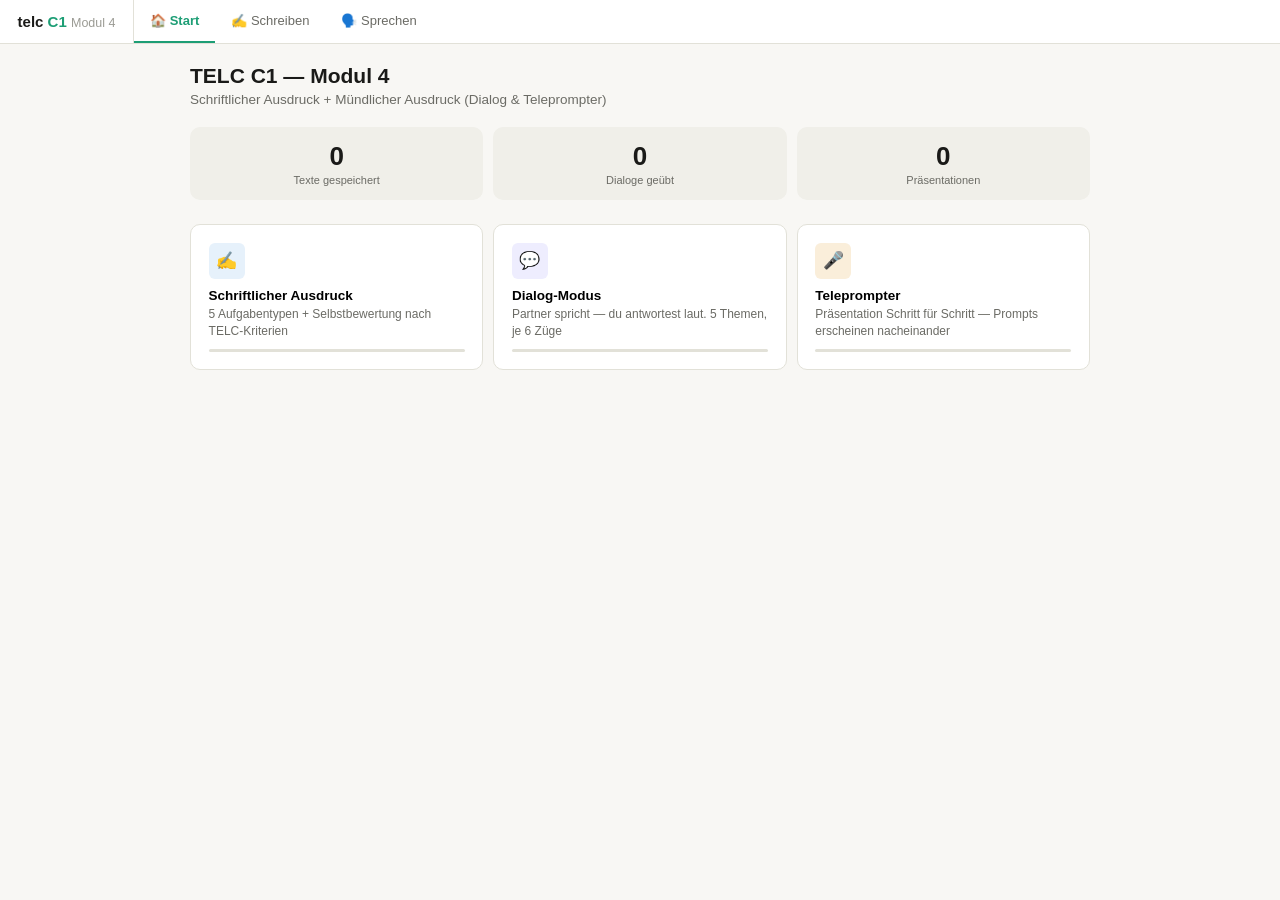
<file: telc-module4-schreiben-sprechen.html>
<!DOCTYPE html>
<html lang="de">
<head>
<meta charset="UTF-8">
<meta name="viewport" content="width=device-width, initial-scale=1.0">
<title>TELC C1 — Schreiben & Sprechen</title>
<style>
*{box-sizing:border-box;margin:0;padding:0}
:root{
  --bg:#f8f7f4;--bg2:#fff;--bg3:#f0efe9;
  --bd:#e2e1d8;--bd2:#c8c7be;
  --tx:#1a1a18;--tx2:#6b6b65;--tx3:#9b9b94;
  --g:#1d9e75;--gl:#e1f5ee;--gd:#0f6e56;
  --p:#7f77dd;--pl:#eeedfe;--pd:#534ab7;
  --b:#378add;--bl:#e6f1fb;--bd3:#185fa5;
  --a:#ba7517;--al:#faeeda;--ad:#633806;
  --r:#e24b4a;--rl:#fcebeb;--rd:#a32d2d;
  --rr:10px;--rs:6px;
}
@media(prefers-color-scheme:dark){:root{
  --bg:#1a1a18;--bg2:#242420;--bg3:#2c2c28;
  --bd:#3a3a34;--bd2:#4a4a44;
  --tx:#f0efe9;--tx2:#a0a09a;--tx3:#6b6b65;
  --gl:#0a3020;--gd:#9fe1cb;--pl:#1e1c40;--pd:#afa9ec;
  --bl:#0a1e35;--bd3:#85b7eb;--al:#2a1a05;--ad:#fac775;
  --rl:#2a0f0f;--rd:#f09595;
}}
body{font-family:-apple-system,BlinkMacSystemFont,'Segoe UI',sans-serif;background:var(--bg);color:var(--tx);min-height:100vh;font-size:15px}

/* NAV */
.nav{background:var(--bg2);border-bottom:1px solid var(--bd);position:sticky;top:0;z-index:100;display:flex;align-items:center;overflow-x:auto}
.nav-logo{padding:.8rem 1.1rem;font-weight:700;font-size:15px;white-space:nowrap;border-right:1px solid var(--bd);flex-shrink:0}
.nav-logo span{color:var(--g)}
.nt{padding:.8rem 1rem;font-size:13px;color:var(--tx2);cursor:pointer;white-space:nowrap;border:none;background:none;border-bottom:2px solid transparent;transition:all .2s;font-family:inherit}
.nt:hover{color:var(--tx);background:var(--bg3)}
.nt.on{color:var(--g);border-bottom-color:var(--g);font-weight:600}

.main{max-width:940px;margin:0 auto;padding:1.25rem}
.sc{display:none}.sc.on{display:block}
.card{background:var(--bg2);border:1px solid var(--bd);border-radius:var(--rr);padding:1.25rem}
.sh{display:flex;align-items:center;justify-content:space-between;margin-bottom:1.25rem;flex-wrap:wrap;gap:.5rem}
.sh h2{font-size:17px;font-weight:600}
.btn{padding:6px 14px;border-radius:var(--rs);border:1px solid var(--bd2);background:var(--bg2);color:var(--tx);font-size:13px;cursor:pointer;transition:all .2s;font-family:inherit}
.btn:hover{background:var(--bg3)}
.btn.pr{background:var(--g);color:#fff;border-color:var(--g)}.btn.pr:hover{background:var(--gd)}
.btn.pu{background:var(--p);color:#fff;border-color:var(--p)}.btn.pu:hover{background:var(--pd)}
.btn.sm{padding:4px 11px;font-size:12px}

/* TABS */
.itabs{display:flex;gap:5px;flex-wrap:wrap;margin-bottom:1.1rem}
.it{padding:5px 14px;border-radius:99px;border:1px solid var(--bd2);background:var(--bg3);font-size:12.5px;cursor:pointer;color:var(--tx2);font-family:inherit;transition:all .2s}
.it.on{background:var(--p);color:#fff;border-color:var(--p)}
.sub-sc{display:none}.sub-sc.on{display:block}

/* DASHBOARD */
.sg{display:grid;grid-template-columns:repeat(auto-fit,minmax(120px,1fr));gap:10px;margin-bottom:1.5rem}
.st{background:var(--bg3);border-radius:var(--rr);padding:.9rem;text-align:center}
.st .n{font-size:26px;font-weight:700}.st .l{font-size:11px;color:var(--tx2);margin-top:2px}
.mg{display:grid;grid-template-columns:repeat(auto-fit,minmax(190px,1fr));gap:10px}
.mb{background:var(--bg2);border:1px solid var(--bd);border-radius:var(--rr);padding:1.1rem;cursor:pointer;transition:all .2s;text-align:left;width:100%}
.mb:hover{border-color:var(--g);transform:translateY(-2px)}
.mb .ico{width:36px;height:36px;border-radius:var(--rs);display:flex;align-items:center;justify-content:center;font-size:17px;margin-bottom:9px}
.mb h3{font-size:13.5px;font-weight:600;margin-bottom:3px}
.mb p{font-size:12px;color:var(--tx2);line-height:1.4}
.pb{height:3px;background:var(--bd);border-radius:99px;margin-top:9px;overflow:hidden}
.pf{height:100%;border-radius:99px;background:var(--g);transition:width .5s}

/* SCHREIBEN */
.task-box{background:var(--bl);border:1px solid var(--b);border-radius:var(--rr);padding:1.1rem;margin-bottom:.9rem}
.task-label{font-size:11px;font-weight:700;color:var(--bd3);text-transform:uppercase;letter-spacing:.06em;margin-bottom:.4rem}
.task-box p{font-size:13.5px;color:var(--tx);line-height:1.7}
.sta{width:100%;min-height:220px;border:1px solid var(--bd2);border-radius:var(--rr);padding:.9rem;font-size:13.5px;line-height:1.85;resize:vertical;font-family:inherit;color:var(--tx);background:var(--bg2)}
.sta:focus{outline:none;border-color:var(--g)}
.wc{font-size:12px;text-align:right;margin-top:4px;color:var(--tx3)}
.cr-grid{display:grid;grid-template-columns:repeat(auto-fit,minmax(200px,1fr));gap:8px;margin-top:.9rem}
.cri{background:var(--bg3);border-radius:var(--rs);padding:.75rem}
.crn{font-size:11.5px;font-weight:600;color:var(--tx2);margin-bottom:5px}
.crg{display:flex;gap:4px}
.cg{width:38px;height:28px;border-radius:var(--rs);border:1px solid var(--bd2);background:var(--bg2);font-size:12px;font-weight:700;cursor:pointer;transition:all .2s;color:var(--tx2);font-family:inherit}
.cg:hover{background:var(--bg3)}
.cg.A.on{background:var(--gl);border-color:var(--g);color:var(--gd)}
.cg.B.on{background:var(--bl);border-color:var(--b);color:var(--bd3)}
.cg.C.on{background:var(--al);border-color:var(--a);color:var(--ad)}
.cg.D.on{background:var(--rl);border-color:var(--r);color:var(--rd)}
.criteria-info{font-size:12px;color:var(--tx3);margin-top:.5rem;line-height:1.5}

/* SAVED WRITINGS */
.saved-item{background:var(--bg3);border:1px solid var(--bd);border-radius:var(--rs);padding:.75rem;margin-bottom:.5rem}
.saved-date{float:right;font-size:11px;color:var(--tx3)}
.saved-task{font-size:11.5px;font-weight:600;color:var(--tx2);margin-bottom:3px}
.saved-text{font-size:13px;color:var(--tx);line-height:1.5}
.saved-grades{font-size:11px;color:var(--tx3);margin-top:4px}

/* SPRECHEN — DIALOG */
.sp-scene{background:var(--bg2);border:1px solid var(--bd);border-radius:var(--rr);padding:1.25rem;margin-bottom:1rem}
.sp-topic{background:var(--pl);border:1px solid var(--p);border-radius:var(--rs);padding:.75rem 1rem;margin-bottom:1rem;font-size:14px;color:var(--pd);font-weight:500;line-height:1.5}
.sp-topic small{display:block;font-size:12px;font-weight:400;margin-top:4px;color:var(--p);opacity:.8}
.turns{display:flex;flex-direction:column;gap:10px;margin-bottom:1rem}
.turn{display:flex;gap:10px;align-items:flex-start}
.turn.you{flex-direction:row-reverse}
.av{width:34px;height:34px;border-radius:50%;display:flex;align-items:center;justify-content:center;font-size:15px;flex-shrink:0;border:1px solid var(--bd)}
.av.p{background:var(--gl);border-color:var(--g)}
.av.y{background:var(--pl);border-color:var(--p)}
.bubble{max-width:80%;padding:.65rem .9rem;border-radius:12px;font-size:13.5px;line-height:1.65;color:var(--tx)}
.turn.partner .bubble{background:var(--bg3);border:1px solid var(--bd);border-top-left-radius:3px}
.turn.you .bubble{background:var(--pl);border:1px solid var(--p);border-top-right-radius:3px;color:var(--pd);font-style:italic}

/* YOUR TURN BOX */
.your-turn-box{background:var(--al);border:1px solid var(--a);border-radius:var(--rr);padding:1rem;margin-bottom:.9rem}
.yt-label{font-size:11px;font-weight:700;color:var(--ad);text-transform:uppercase;letter-spacing:.06em;margin-bottom:.5rem}
.yt-task{font-size:14px;color:var(--tx);line-height:1.6;margin-bottom:.75rem;font-weight:500}
.phrases{display:flex;flex-wrap:wrap;gap:6px;margin-bottom:.75rem}
.ph{padding:4px 11px;border-radius:99px;background:var(--bg2);border:1px solid var(--bd);font-size:12px;color:var(--tx2);cursor:pointer;transition:all .2s;user-select:none}
.ph:hover{border-color:var(--g);color:var(--g);background:var(--gl)}
.ph:active{background:var(--g);color:#fff}

/* SAMPLE BOX */
.sample-box{background:var(--gl);border:1px solid var(--g);border-radius:var(--rs);padding:.75rem;font-size:13px;color:var(--gd);margin-top:.65rem;display:none;line-height:1.6}
.sample-box.show{display:block}

/* DONE BOX */
.done-box{text-align:center;padding:1.5rem;color:var(--tx2)}
.done-box .done-ico{font-size:36px;margin-bottom:.5rem}
.done-box h3{font-size:16px;font-weight:600;margin-bottom:.5rem;color:var(--tx)}

/* TELEPROMPTER */
.tp-card{background:var(--bg2);border:1px solid var(--bd);border-radius:var(--rr);padding:1.25rem;margin-bottom:1rem}
.tp-current{font-size:20px;font-weight:600;color:var(--tx);min-height:70px;line-height:1.6;padding:1rem;background:var(--bg3);border-radius:var(--rs);margin-bottom:.9rem;border-left:4px solid var(--g)}
.tp-next-label{font-size:11px;color:var(--tx3);text-transform:uppercase;letter-spacing:.06em;margin-bottom:4px}
.tp-next{font-size:13.5px;color:var(--tx3);font-style:italic;min-height:30px;line-height:1.5}
.tp-prog-wrap{margin-top:.9rem}
.tp-prog-bar{height:5px;background:var(--bd);border-radius:99px;overflow:hidden;margin-top:4px}
.tp-prog-fill{height:100%;border-radius:99px;background:var(--g);transition:width .4s}
.tp-ctr{font-size:12px;color:var(--tx3)}
.tp-hint{background:var(--bg3);border-radius:var(--rs);padding:.75rem;font-size:12.5px;color:var(--tx2);margin-bottom:.75rem;line-height:1.6}
.tp-hint strong{color:var(--tx)}
.tp-phrases-grid{display:flex;flex-wrap:wrap;gap:6px}

/* INFO BOXES */
.info-box{background:var(--bl);border:1px solid var(--b);border-radius:var(--rs);padding:.75rem;font-size:13px;color:var(--tx);margin-bottom:.9rem;line-height:1.6}
.info-box strong{color:var(--bd3)}

/* TOAST */
.toast{position:fixed;bottom:1.25rem;right:1.25rem;background:var(--bg2);border:1px solid var(--bd2);border-radius:var(--rr);padding:10px 16px;font-size:13px;color:var(--tx);box-shadow:0 4px 18px rgba(0,0,0,.11);z-index:9999;transform:translateY(70px);opacity:0;transition:all .3s}
.toast.show{transform:translateY(0);opacity:1}
.toast.ok{border-color:var(--g);color:var(--gd);background:var(--gl)}
.toast.bad{border-color:var(--r);color:var(--rd);background:var(--rl)}
</style>
</head>
<body>

<nav class="nav">
  <div class="nav-logo">telc <span>C1</span> <small style="font-weight:400;color:var(--tx3)">Modul 4</small></div>
  <button class="nt on" onclick="go('dash')" data-s="dash">🏠 Start</button>
  <button class="nt" onclick="go('schreiben')" data-s="schreiben">✍️ Schreiben</button>
  <button class="nt" onclick="go('sprechen')" data-s="sprechen">🗣️ Sprechen</button>
</nav>

<main class="main">

<!-- DASHBOARD -->
<div class="sc on" id="s-dash">
  <div style="margin-bottom:1.25rem">
    <h1 style="font-size:21px;font-weight:700;margin-bottom:4px">TELC C1 — Modul 4</h1>
    <p style="color:var(--tx2);font-size:13.5px">Schriftlicher Ausdruck + Mündlicher Ausdruck (Dialog & Teleprompter)</p>
  </div>
  <div class="sg">
    <div class="st"><div class="n" id="ds-wr">0</div><div class="l">Texte gespeichert</div></div>
    <div class="st"><div class="n" id="ds-dl">0</div><div class="l">Dialoge geübt</div></div>
    <div class="st"><div class="n" id="ds-tp">0</div><div class="l">Präsentationen</div></div>
  </div>
  <div class="mg">
    <button class="mb" onclick="go('schreiben')">
      <div class="ico" style="background:var(--bl);color:var(--b)">✍️</div>
      <h3>Schriftlicher Ausdruck</h3>
      <p>5 Aufgabentypen + Selbstbewertung nach TELC-Kriterien</p>
      <div class="pb"><div class="pf" id="pb-wr" style="width:0%"></div></div>
    </button>
    <button class="mb" onclick="go('sprechen');spTab('dialog',document.querySelector('.it'))">
      <div class="ico" style="background:var(--pl);color:var(--p)">💬</div>
      <h3>Dialog-Modus</h3>
      <p>Partner spricht — du antwortest laut. 5 Themen, je 6 Züge</p>
      <div class="pb"><div class="pf" id="pb-dl" style="width:0%"></div></div>
    </button>
    <button class="mb" onclick="go('sprechen');spTab('prompt',document.querySelectorAll('.it')[1])">
      <div class="ico" style="background:var(--al);color:var(--a)">🎤</div>
      <h3>Teleprompter</h3>
      <p>Präsentation Schritt für Schritt — Prompts erscheinen nacheinander</p>
      <div class="pb"><div class="pf" id="pb-tp" style="width:0%"></div></div>
    </button>
  </div>
</div>

<!-- SCHREIBEN -->
<div class="sc" id="s-schreiben">
  <div class="sh">
    <h2>✍️ Schriftlicher Ausdruck</h2>
    <div style="display:flex;gap:8px;flex-wrap:wrap">
      <select class="btn sm" id="task-sel" onchange="loadTask()" style="padding:4px 10px">
        <option value="0">Pflicht: Lesegruppe (E-Mail)</option>
        <option value="1">Pflicht: Auto & Mobilität (Leserbrief)</option>
        <option value="2">Wahl A: Privatunterricht (Brief)</option>
        <option value="3">Wahl B: Fertiggerichte (Aufsatz)</option>
        <option value="4">Wahl C: Leben ohne Auto (Leserbrief)</option>
        <option value="5">Wahl D: Austauschprojekt (Bericht)</option>
      </select>
      <button class="btn sm" onclick="loadTask()">🔄 Neu laden</button>
    </div>
  </div>

  <div class="task-box" id="task-box">
    <div class="task-label" id="task-label">Pflichtaufgabe — ca. 200 Wörter</div>
    <p id="task-text"></p>
  </div>

  <div class="info-box">
    <strong>Tipp:</strong> Schreibe deinen Text komplett, dann bewerte ihn selbst mit den TELC-Kriterien unten.
    Versuche komplexe Strukturen (Partizipialkonstruktionen, Konnektoren C1) einzubauen.
  </div>

  <textarea class="sta" id="sch-ta" placeholder="Schreiben Sie hier Ihren Text..." oninput="updWC()"></textarea>
  <div class="wc" id="wc">0 Wörter (Ziel: ~200)</div>

  <div style="margin:.9rem 0 .4rem;font-size:13px;font-weight:600;color:var(--tx2)">
    Selbstbewertung nach TELC C1 — Kriterien (A = sehr gut, D = ungenügend):
  </div>
  <div class="cr-grid" id="cr-grid"></div>
  <div class="criteria-info">
    A = entspricht durchgängig dem Zielniveau C1 &nbsp;|&nbsp;
    B = weitgehend &nbsp;|&nbsp;
    C = teilweise &nbsp;|&nbsp;
    D = überhaupt nicht
  </div>

  <div style="display:flex;gap:8px;justify-content:flex-end;margin-top:.9rem;flex-wrap:wrap">
    <button class="btn sm" onclick="showMuster()">📋 Musterphresen</button>
    <button class="btn sm" onclick="clearText()">🗑 Löschen</button>
    <button class="btn pr" onclick="saveWriting()">💾 Speichern</button>
  </div>

  <!-- MUSTERPHRASES panel -->
  <div id="muster-box" style="display:none;margin-top:.9rem;background:var(--bg3);border:1px solid var(--bd);border-radius:var(--rr);padding:1rem">
    <div style="font-size:13px;font-weight:600;margin-bottom:.65rem">📋 Nützliche Phrasen für C1-Texte:</div>
    <div style="display:grid;grid-template-columns:1fr 1fr;gap:.5rem;font-size:13px">
      <div><strong style="color:var(--b)">Einleitung</strong><br>
        • Ich freue mich, Ihnen mitteilen zu können, dass…<br>
        • Bezugnehmend auf Ihr Schreiben vom…<br>
        • In Anbetracht der Tatsache, dass…
      </div>
      <div><strong style="color:var(--b)">Meinung</strong><br>
        • Meiner Auffassung nach…<br>
        • Ich bin der Überzeugung, dass…<br>
        • Es lässt sich nicht leugnen, dass…
      </div>
      <div><strong style="color:var(--b)">Einschränkung</strong><br>
        • Wenngleich / Obschon…<br>
        • Zwar … aber/jedoch…<br>
        • Abgesehen davon, dass…
      </div>
      <div><strong style="color:var(--b)">Schluss / Fazit</strong><br>
        • Es bleibt festzuhalten, dass…<br>
        • Daraus ergibt sich, dass…<br>
        • Ich würde mich freuen, von Ihnen zu hören.
      </div>
      <div><strong style="color:var(--b)">Konnektoren C1</strong><br>
        • infolgedessen · nichtsdestotrotz<br>
        • nicht nur…sondern auch<br>
        • je…desto · zumal · gleichwohl
      </div>
      <div><strong style="color:var(--b)">Nominalisierung C1</strong><br>
        • die Inanspruchnahme · die Ausprägung<br>
        • trotz steigender Kosten (statt: obwohl…)<br>
        • unter Berücksichtigung von…
      </div>
    </div>
  </div>

  <!-- SAVED WRITINGS -->
  <div id="saved-section" style="margin-top:1.5rem"></div>
</div>

<!-- SPRECHEN -->
<div class="sc" id="s-sprechen">
  <div class="sh"><h2>🗣️ Mündlicher Ausdruck</h2></div>
  <div class="itabs">
    <button class="it on" onclick="spTab('dialog',this)">💬 Dialog</button>
    <button class="it" onclick="spTab('prompt',this)">🎤 Teleprompter</button>
  </div>

  <!-- DIALOG -->
  <div class="sub-sc on" id="sp-dialog">
    <div class="info-box">
      <strong>So funktioniert der Dialog-Modus:</strong> Dein Partner (👤) spricht — seine Repliken erscheinen als Sprechblasen.
      Du (🗣️) bekommst eine Aufgabe was du sagen sollst — sprich es laut aus, dann klicke „Weiter".
      Musterlösungen und Phrasen helfen dir falls du nicht weiterkommst.
    </div>
    <div style="display:flex;gap:8px;margin-bottom:1rem;flex-wrap:wrap;align-items:center">
      <select class="btn sm" id="dlg-sel" onchange="loadDialog()" style="padding:4px 10px">
        <option value="0">Diskussion: Digitalisierung & Bildung</option>
        <option value="1">Diskussion: Mobilität & Umwelt</option>
        <option value="2">Präsentation + Fragen: Homeoffice</option>
        <option value="3">Diskussion: Wissen — breiter oder tiefer?</option>
        <option value="4">Diskussion: Unpünktlichkeit & Respekt</option>
      </select>
      <button class="btn sm" onclick="loadDialog()">🔄 Neu starten</button>
    </div>

    <div class="sp-scene">
      <div class="sp-topic" id="sp-topic"></div>
      <div class="turns" id="sp-turns"></div>

      <!-- YOUR TURN -->
      <div class="your-turn-box" id="your-turn-box" style="display:none">
        <div class="yt-label">Deine Aufgabe — sprich laut:</div>
        <div class="yt-task" id="yt-task"></div>
        <div style="font-size:12px;color:var(--tx3);margin-bottom:.5rem">Hilfreiche Phrasen (klicken zum Kopieren in Gedanken):</div>
        <div class="phrases" id="yt-phrases"></div>
        <div style="display:flex;gap:8px;flex-wrap:wrap">
          <button class="btn pr sm" onclick="nextTurn()">✓ Gesprochen — Weiter</button>
          <button class="btn sm" onclick="showSample()">💡 Musterlösung zeigen</button>
        </div>
        <div class="sample-box" id="sample-box"></div>
      </div>

      <!-- DONE -->
      <div class="done-box" id="done-box" style="display:none">
        <div class="done-ico">🎉</div>
        <h3>Dialog abgeschlossen!</h3>
        <p style="font-size:13.5px;margin-bottom:1rem">Gut gemacht! Wiederhole den Dialog oder wähle ein anderes Thema.</p>
        <button class="btn pr" onclick="loadDialog()">🔄 Nochmal üben</button>
      </div>
    </div>
  </div>

  <!-- TELEPROMPTER -->
  <div class="sub-sc" id="sp-prompt">
    <div class="info-box">
      <strong>Teleprompter-Modus:</strong> Für die Präsentation (Teil 1A, 3 Min.). Drücke ▶ Starten —
      die Prompts erscheinen nacheinander alle 15 Sekunden (oder manuell mit → oder Leertaste).
      Sprich jeden Punkt laut und frei aus!
    </div>
    <div style="display:flex;gap:8px;margin-bottom:1rem;flex-wrap:wrap;align-items:center">
      <select class="btn sm" id="tp-sel" onchange="loadTP()" style="padding:4px 10px">
        <option value="0">Sollten Lehrende Autorität sein?</option>
        <option value="1">Campus-Leben: Pro und Contra</option>
        <option value="2">Weiterbildung nach dem Studium</option>
        <option value="3">Digitalisierung im Alltag</option>
        <option value="4">Homeoffice: Chancen und Risiken</option>
      </select>
      <button class="btn sm pr" id="tp-start-btn" onclick="toggleTP()">▶ Starten</button>
      <button class="btn sm" onclick="prevTP()">◀</button>
      <button class="btn sm" onclick="nextTPStep()">▶ Nächster</button>
    </div>

    <div class="tp-card">
      <div class="tp-current" id="tp-current">Drücke ▶ Starten um zu beginnen…</div>
      <div class="tp-next-label">Nächster Punkt:</div>
      <div class="tp-next" id="tp-next">—</div>
      <div class="tp-prog-wrap">
        <div style="display:flex;justify-content:space-between;align-items:center">
          <span class="tp-ctr" id="tp-ctr">0 / 0</span>
          <span style="font-size:11px;color:var(--tx3)" id="tp-time"></span>
        </div>
        <div class="tp-prog-bar"><div class="tp-prog-fill" id="tp-pf" style="width:0%"></div></div>
      </div>
    </div>

    <div class="card">
      <div style="font-size:13px;font-weight:600;margin-bottom:.65rem;color:var(--tx2)">
        📋 Phrasen für die Präsentation (zum Üben):
      </div>
      <div class="tp-phrases-grid" id="tp-phrases"></div>
    </div>
  </div>

</div><!-- end sprechen -->

</main>
<div class="toast" id="toast"></div>

<script>
// ── STATE ──────────────────────────────────────────
var S={writings:[],dialogs:0,tps:0,critRatings:{}};
function loadS(){try{var d=localStorage.getItem('telc_m4');if(d)S=Object.assign(S,JSON.parse(d));}catch(e){}updDash();}
function saveS(){try{localStorage.setItem('telc_m4',JSON.stringify(S));}catch(e){}}
function updDash(){
  tx('ds-wr',S.writings.length);tx('ds-dl',S.dialogs);tx('ds-tp',S.tps);
  pw('pb-wr',Math.min(S.writings.length*20,100));
  pw('pb-dl',Math.min(S.dialogs*15,100));
  pw('pb-tp',Math.min(S.tps*20,100));
}
function tx(id,v){var e=document.getElementById(id);if(e)e.textContent=v;}
function pw(id,v){var e=document.getElementById(id);if(e)e.style.width=v+'%';}
function toast(msg,type){var t=document.getElementById('toast');t.textContent=msg;t.className='toast '+(type||'');t.classList.add('show');clearTimeout(t._t);t._t=setTimeout(function(){t.classList.remove('show');},2500);}

function go(s){
  document.querySelectorAll('.sc').forEach(function(e){e.classList.remove('on');});
  document.querySelectorAll('.nt').forEach(function(e){e.classList.remove('on');});
  document.getElementById('s-'+s).classList.add('on');
  var t=document.querySelector('[data-s="'+s+'"]');if(t)t.classList.add('on');
  if(s==='dash')updDash();
  if(s==='schreiben'){loadTask();buildCrit();renderSaved();}
  if(s==='sprechen')loadDialog();
}

// ── SCHREIBEN ──────────────────────────────────────
var TASKS=[
  {label:'Pflichtaufgabe — ca. 200 Wörter',
   text:'Sie erhalten eine E-Mail von einer Bekannten, die eine Lesegruppe für deutschsprachige Literatur gründen möchte. Sie schlägt vor, zunächst einen längeren Roman zu lesen.\n\nTeilen Sie Ihrer Bekannten mit:\n• ob Sie Interesse haben, an den Treffen teilzunehmen\n• für wie wichtig Sie die Lektüre von deutschsprachiger Literatur halten\n• ob Sie den Vorschlag, einen längeren Roman zu lesen, gut finden'},
  {label:'Pflichtaufgabe — ca. 200 Wörter',
   text:'Eine Tageszeitung möchte von ihren Lesern wissen, ob sie sich ein Leben ohne Auto vorstellen können.\n\nSchreiben Sie einen Leserbrief, in dem Sie beschreiben:\n• welche Rolle Autos in Ihrem Leben spielen\n• ob Sie sich ein Leben ohne Auto vorstellen können\n• wie Sie die Zukunft der Mobilität sehen'},
  {label:'Wahlaufgabe A — ca. 150 Wörter',
   text:'Herr Lorenz, ein Unternehmer, sucht Privatunterricht in Ihrer Muttersprache. Er möchte Geschäftsbriefe schreiben und am Telefon geschäftliche Dinge besprechen können.\n\nSchreiben Sie Herrn Lorenz einen Brief, in dem Sie beschreiben:\n• wie Sie den Privatunterricht organisieren wollen\n• welche Unterrichtsinhalte Sie vorschlagen'},
  {label:'Wahlaufgabe B — ca. 150 Wörter',
   text:'Ihre neue Kursleiterin ist begeisterte Köchin und lehnt Fertiggerichte sowie Fast Food grundsätzlich ab. Sie möchte von Ihnen wissen, was Sie von dieser Einstellung halten und wie Ihre eigenen Essgewohnheiten aussehen.\n\nSchreiben Sie einen kurzen Aufsatz zu diesem Thema.'},
  {label:'Wahlaufgabe C — ca. 150 Wörter',
   text:'Eine Tageszeitung möchte von ihren Lesern wissen, ob sie sich ein Leben ohne Auto vorstellen können.\n\nSchreiben Sie einen kurzen Leserbrief, in dem Sie beschreiben, welche Rolle Autos in Ihrem Leben spielen.'},
  {label:'Wahlaufgabe D — ca. 150 Wörter',
   text:'Sie haben im Rahmen eines Projekts einem ausländischen Studierenden geholfen, sich einzuleben. Nun möchte der Projektleiter von Ihnen wissen, welche Informationen für Neuankömmlinge besonders wichtig sind.\n\nSchreiben Sie einen kurzen Bericht.'}
];

var taskIdx=0;
function loadTask(){
  taskIdx=parseInt(document.getElementById('task-sel').value);
  var t=TASKS[taskIdx];
  document.getElementById('task-label').textContent=t.label;
  document.getElementById('task-text').textContent=t.text;
}

function updWC(){
  var txt=document.getElementById('sch-ta').value.trim();
  var n=txt?txt.split(/\s+/).length:0;
  var target=taskIdx<=1?200:150;
  var col=n<80?'var(--r)':n<target*.7?'var(--a)':'var(--g)';
  document.getElementById('wc').innerHTML='<span style="color:'+col+'">'+n+' Wörter</span> (Ziel: ~'+target+')';
}

var CRIT=['Aufgabengerechtheit','Korrektheit','Repertoire','Kommunikative Gestaltung'];
var CRIT_DESC={
  'Aufgabengerechtheit':'Deckt der Text alle geforderten Inhaltspunkte ab? Ist er textsortengerecht?',
  'Korrektheit':'Grammatik, Wortschatz, Rechtschreibung, Interpunktion',
  'Repertoire':'Abwechslungsreicher Ausdruck, komplexe Satzstrukturen, C1-Wortschatz',
  'Kommunikative Gestaltung':'Logischer Aufbau, Kohärenz, Verknüpfungsmittel'
};

function buildCrit(){
  document.getElementById('cr-grid').innerHTML=CRIT.map(function(c){
    var k=c.replace(/\s/g,'_');
    return '<div class="cri">'+
      '<div class="crn" title="'+CRIT_DESC[c]+'">'+c+' ℹ️</div>'+
      '<div class="crg" id="cg-'+k+'">'+
        ['A','B','C','D'].map(function(g){
          return '<button class="cg '+g+'" onclick="rateCrit(\''+k+'\',\''+g+'\')">'+g+'</button>';
        }).join('')+
      '</div>'+
    '</div>';
  }).join('');
}

function rateCrit(k,g){
  S.critRatings[k]=g;
  document.getElementById('cg-'+k).querySelectorAll('.cg').forEach(function(b){
    b.classList.toggle('on',b.textContent===g);
  });
}

function showMuster(){
  var box=document.getElementById('muster-box');
  box.style.display=box.style.display==='none'?'block':'none';
}

function clearText(){
  document.getElementById('sch-ta').value='';
  updWC();
  toast('Text gelöscht');
}

function saveWriting(){
  var txt=document.getElementById('sch-ta').value.trim();
  if(txt.length<20){toast('Bitte zuerst etwas schreiben!','bad');return;}
  var grades=Object.assign({},S.critRatings);
  var gradesStr=Object.entries(grades).map(function(e){return e[0].replace('_',' ')+': '+e[1];}).join(' | ');
  S.writings.push({
    task:TASKS[taskIdx].label+' — '+TASKS[taskIdx].text.substring(0,60)+'…',
    text:txt,
    grades:gradesStr,
    date:new Date().toLocaleDateString('de-DE')
  });
  saveS();updDash();renderSaved();
  toast('✅ Text gespeichert!','ok');
}

function deleteWriting(i){
  if(!confirm('Text löschen?'))return;
  S.writings.splice(i,1);saveS();renderSaved();updDash();
}

function renderSaved(){
  var sec=document.getElementById('saved-section');
  if(!S.writings.length){sec.innerHTML='';return;}
  var h='<h3 style="font-size:14px;font-weight:600;margin-bottom:.75rem;color:var(--tx2)">💾 Gespeicherte Texte ('+S.writings.length+')</h3>';
  S.writings.slice().reverse().forEach(function(w,ri){
    var i=S.writings.length-1-ri;
    h+='<div class="saved-item">'+
      '<div class="saved-date">'+w.date+'</div>'+
      '<div class="saved-task">'+w.task+'</div>'+
      '<div class="saved-text">'+w.text.substring(0,150)+(w.text.length>150?'…':'')+'</div>'+
      (w.grades?'<div class="saved-grades">Bewertung: '+w.grades+'</div>':'')+
      '<button class="btn sm" style="margin-top:6px" onclick="deleteWriting('+i+')">🗑 Löschen</button>'+
    '</div>';
  });
  sec.innerHTML=h;
}

// ── DIALOG DATA ────────────────────────────────────
var DIALOGS=[
  {
    topic:'Diskussionsthema: „Die Digitalisierung verändert das Bildungssystem grundlegend."',
    info:'Teil 2 — Diskussion (6 Minuten). Tausche Argumente aus, gehe auf deinen Partner ein.',
    turns:[
      {who:'p',text:'Ich finde, dass digitale Medien den Unterricht erheblich bereichern können. Man denke nur an die Möglichkeit, Lernmaterialien individuell anzupassen und Schüler gezielter zu fördern.'},
      {who:'y',task:'Stimme zu oder widerspreche. Nenne ein konkretes Argument.',
       phrases:['Das stimmt, jedoch…','Dem würde ich teilweise zustimmen, allerdings…','Ich bin da anderer Meinung, weil…','Nicht nur…, sondern auch…'],
       sample:'Das stimmt zwar, aber man darf nicht vergessen, dass nicht alle Schüler gleichwertigen Zugang zu digitalen Geräten haben — die sogenannte digitale Kluft ist ein ernstes Problem.'},
      {who:'p',text:'Das ist ein wichtiger Punkt. Die digitale Kluft ist tatsächlich problematisch. Aber gleichzeitig bietet Digitalisierung auch Chancen für Schüler in ländlichen Gebieten — Stichwort: E-Learning.'},
      {who:'y',task:'Schlage eine Lösung für das Problem der digitalen Kluft vor.',
       phrases:['Meiner Auffassung nach sollte der Staat…','Eine Möglichkeit wäre, dass…','Es wäre sinnvoll, wenn…','Im Hinblick auf…'],
       sample:'Meiner Auffassung nach sollte der Staat dafür sorgen, dass alle Schulen mit moderner Infrastruktur ausgestattet werden und Lehrkräfte entsprechend geschult werden.'},
      {who:'p',text:'Einverstanden. Und man sollte auch nicht vergessen, dass Lehrer selbst fit in der digitalen Welt sein müssen — das erfordert kontinuierliche Weiterbildung.'},
      {who:'y',task:'Fasse die wichtigsten Punkte zusammen und nenne dein Fazit.',
       phrases:['Zusammenfassend lässt sich sagen…','Es bleibt festzuhalten, dass…','Abschließend möchte ich betonen, dass…','Infolgedessen…'],
       sample:'Zusammenfassend lässt sich sagen, dass Digitalisierung im Bildungsbereich große Chancen bietet, aber nur dann, wenn alle Beteiligten — Schüler, Lehrer und Staat — entsprechend unterstützt werden.'}
    ]
  },
  {
    topic:'Diskussionsthema: „Ohne Auto ist ein modernes Leben kaum möglich."',
    info:'Teil 2 — Diskussion (6 Minuten).',
    turns:[
      {who:'p',text:'In ländlichen Regionen ist ein Auto schlicht notwendig. Der öffentliche Nahverkehr ist dort oft unzureichend — Busse fahren vielleicht zweimal täglich, und das reicht für den Arbeitsalltag nicht aus.'},
      {who:'y',task:'Stimme zu oder grenzen ein — unterscheide zwischen Stadt und Land.',
       phrases:['Für den ländlichen Raum gilt…','In städtischen Regionen hingegen…','Einerseits…, andererseits…','Infolgedessen sollte man unterscheiden…'],
       sample:'Das ist ein berechtigter Punkt für den ländlichen Raum. In Städten hingegen kann man auf das Auto gut verzichten, zumal das ÖPNV-Netz dort deutlich dichter ist.'},
      {who:'p',text:'Stimmt, aber selbst in Städten nutzen viele Menschen das Auto für Einkäufe oder den Transport von Kindern — das ist praktischer als öffentliche Verkehrsmittel.'},
      {who:'y',task:'Bring ein Gegenbeispiel oder nenne eine Alternative.',
       phrases:['Wenngleich das stimmt…','Demgegenüber zeigt das Beispiel von…','Es sei denn, man…','Abgesehen davon, dass…'],
       sample:'Wenngleich das zutreffen mag, zeigen Städte wie Amsterdam oder Kopenhagen, dass Fahrrad und ÖPNV eine sehr gute Alternative darstellen können — wenn die Infrastruktur stimmt.'},
      {who:'p',text:'Das sind interessante Beispiele. Letztlich ist es eine Frage der Infrastruktur und des politischen Willens. Ohne staatliche Investitionen wird sich kaum etwas ändern.'},
      {who:'y',task:'Gib dein abschließendes Urteil. Benutze einen C1-Konnektor.',
       phrases:['Ich bin der Überzeugung, dass…','Es lässt sich nicht leugnen, dass…','Daraus ergibt sich, dass…','Nichtsdestotrotz…'],
       sample:'Ich bin der Überzeugung, dass ein autoärmeres Leben möglich ist. Nichtsdestotrotz braucht es erhebliche Investitionen in nachhaltige Infrastruktur, um diesen Wandel zu ermöglichen.'}
    ]
  },
  {
    topic:'Präsentation + Anschlussfragen: Homeoffice — Vor- und Nachteile',
    info:'Teil 1A + 1B. Partner B fasst zusammen und stellt Fragen — du antwortest.',
    turns:[
      {who:'p',text:'[Teilnehmerin A präsentiert] Ich werde heute über das Thema Homeoffice sprechen. Zu Beginn möchte ich die wichtigsten Vorteile nennen: Zeitersparnis durch den Wegfall des Pendelwegs, mehr Flexibilität bei der Arbeitszeiteinteilung und oft eine höhere Konzentration im eigenen Umfeld.'},
      {who:'y',task:'(Teil 1B) Fasse zusammen, was du gehört hast. Benutze: „Sie haben erwähnt, dass…"',
       phrases:['Sie haben erwähnt, dass…','Wenn ich Sie richtig verstanden habe…','Als besonders wichtig haben Sie hervorgehoben, dass…','Sie sprachen darüber, dass…'],
       sample:'Wenn ich Sie richtig verstanden habe, haben Sie die Zeitersparnis, die Flexibilität und die erhöhte Konzentration als Hauptvorteile des Homeoffice genannt.'},
      {who:'p',text:'Genau. Allerdings gibt es auch Nachteile: Die soziale Isolation, die schwierige Trennung von Beruf und Privatleben und die fehlende spontane Zusammenarbeit mit Kollegen können problematisch sein.'},
      {who:'y',task:'Stelle eine Anschlussfrage zur Präsentation.',
       phrases:['Wie würden Sie mit dem Problem der… umgehen?','Könnten Sie noch näher auf … eingehen?','Was meinen Sie damit, wenn Sie sagen…?','Haben Sie persönliche Erfahrungen mit…?'],
       sample:'Wie würden Sie persönlich mit dem Problem der sozialen Isolation im Homeoffice umgehen? Haben Sie konkrete Strategien?'},
      {who:'p',text:'Gute Frage. Regelmäßige virtuelle Meetings, gelegentliche Präsenztage und klare Arbeitszeiten helfen, den sozialen Kontakt aufrechtzuerhalten und die Work-Life-Balance zu wahren.'},
      {who:'y',task:'Mach deinen abschließenden Kommentar zur Präsentation.',
       phrases:['Ich fand besonders interessant, dass…','Ihr Vortrag hat mich dazu gebracht, darüber nachzudenken…','Zusammenfassend möchte ich sagen…','Ich stimme mit Ihnen überein, dass…'],
       sample:'Ich fand besonders interessant, dass Sie die soziale Isolation als Nachteil erwähnt haben — das ist oft unterschätzt. Ihr Vortrag hat mich dazu gebracht, über die Balance zwischen Flexibilität und sozialem Kontakt nachzudenken.'}
    ]
  },
  {
    topic:'Diskussionsthema: „Unser Wissen wird immer breiter, aber leider nicht tiefer."',
    info:'Teil 2 — Diskussion (6 Minuten).',
    turns:[
      {who:'p',text:'Ich denke, dieses Zitat trifft eine moderne Realität: Das Internet liefert uns in Sekunden Antworten auf alle Fragen — aber kaum jemand nimmt sich Zeit, wirklich tief in ein Thema einzutauchen.'},
      {who:'y',task:'Stimme zu oder zeige eine andere Perspektive mit Beispiel.',
       phrases:['Das ist ein wichtiger Punkt…','Andererseits gibt es auch…','Einerseits…, andererseits…','Nicht nur…, sondern auch…'],
       sample:'Das ist ein wichtiger Punkt. Andererseits gibt es auch Menschen, die das Internet nutzen, um sich sehr gezielt tief in Nischenthemen einzuarbeiten — Stichwort: YouTube-Tutorials, Online-Kurse, wissenschaftliche Datenbanken.'},
      {who:'p',text:'Das stimmt. Aber das sind Ausnahmen. Der Großteil der Bevölkerung konsumiert Informationen oberflächlich — besonders in sozialen Medien, wo kurze Clips und Headlines dominieren.'},
      {who:'y',task:'Schlage eine Lösung vor. Benutze „in Anbetracht" oder „im Hinblick auf".',
       phrases:['In Anbetracht dieser Entwicklung…','Im Hinblick auf die Zukunft…','Es wäre sinnvoll, dass…','Daraus ergibt sich, dass…'],
       sample:'In Anbetracht dieser Entwicklung wäre es sinnvoll, in Schulen mehr Wert auf kritisches Denken und tiefes Analysieren zu legen — anstatt nur Faktenwissen zu vermitteln.'},
      {who:'p',text:'Das sehe ich auch so. Bildung muss sich anpassen und Tiefgang fördern. Vielleicht ist auch die Medienkompetenz entscheidend — also zu wissen, wie man seriöse von oberflächlichen Quellen unterscheidet.'},
      {who:'y',task:'Formuliere dein Fazit. Benutze mindestens einen zweiteiligen Konnektor.',
       phrases:['Zusammenfassend bin ich der Überzeugung…','Es bleibt festzuhalten…','Nicht nur…, sondern auch…','Nichtsdestotrotz glaube ich, dass…'],
       sample:'Zusammenfassend bin ich der Überzeugung, dass das Zitat eine reale Tendenz beschreibt. Nichtsdestotrotz liegt es in unserer Macht gegenzusteuern — nicht nur durch Bildungsreformen, sondern auch durch bewusste Mediennutzung.'}
    ]
  },
  {
    topic:'Diskussionsthema: „Unpünktlichkeit ist ein Zeichen fehlender Wertschätzung."',
    info:'Teil 2 — Diskussion (6 Minuten).',
    turns:[
      {who:'p',text:'Ich stimme dem Zitat grundsätzlich zu. Wenn jemand regelmäßig zu spät kommt, sendet er das Signal, dass seine eigene Zeit wichtiger ist als die der anderen — das ist eine Form der Geringschätzung.'},
      {who:'y',task:'Stimme zu oder schränke ein — berücksichtige kulturelle Unterschiede.',
       phrases:['Wenngleich ich das nachvollziehen kann…','Zwar stimmt das, aber…','Abgesehen davon, dass…','Man muss allerdings berücksichtigen, dass…'],
       sample:'Wenngleich ich das nachvollziehen kann, sollte man auch kulturelle Unterschiede berücksichtigen — in manchen Kulturen gilt Pünktlichkeit als weniger verbindlich und hat eine andere soziale Bedeutung.'},
      {who:'p',text:'Das ist ein guter Hinweis. Trotzdem sollte man in einem professionellen Kontext — also bei Meetings, Vorlesungen oder geschäftlichen Terminen — Pünktlichkeit als Zeichen des Respekts einhalten.'},
      {who:'y',task:'Differenziere: privater vs. beruflicher Kontext.',
       phrases:['Im beruflichen Kontext…','Demgegenüber im privaten Bereich…','Es sei denn, es handelt sich um…','Je nach Situation…'],
       sample:'Da stimme ich zu. Im beruflichen Umfeld ist Pünktlichkeit tatsächlich essenziell. Im privaten Bereich hingegen darf man etwas flexibler sein — es sei denn, es handelt sich um wichtige persönliche Anlässe.'},
      {who:'p',text:'Genau diese Unterscheidung ist wichtig. Ein Meeting um fünf Minuten zu verzögern ist ärgerlich, aber nicht mit chronischer Unpünktlichkeit gleichzusetzen, die das Vertrauen ernsthaft untergräbt.'},
      {who:'y',task:'Formuliere dein abschließendes Urteil mit einem C1-Redemittel.',
       phrases:['Es bleibt festzuhalten, dass…','Unter Berücksichtigung aller Aspekte…','Daraus ergibt sich, dass…','Es lässt sich nicht leugnen, dass…'],
       sample:'Es bleibt festzuhalten, dass Pünktlichkeit zwar eine Form der Wertschätzung ist, der Kontext aber entscheidet, wie streng man sie einfordern sollte. Unter Berücksichtigung kultureller Unterschiede ist ein differenzierter Umgang angemessen.'}
    ]
  }
];

var dlgIdx=0,dlgTurn=0;
function loadDialog(){
  dlgIdx=parseInt(document.getElementById('dlg-sel').value);
  dlgTurn=0;
  document.getElementById('done-box').style.display='none';
  document.getElementById('your-turn-box').style.display='none';
  document.getElementById('sample-box').className='sample-box';
  var d=DIALOGS[dlgIdx];
  document.getElementById('sp-topic').innerHTML=
    d.topic+'<small>'+d.info+'</small>';
  document.getElementById('sp-turns').innerHTML='';
  showNextTurn();
}

function addBubble(who,text){
  var div=document.createElement('div');
  div.className='turn '+(who==='p'?'partner':'you');
  div.innerHTML='<div class="av '+(who==='p'?'p':'y')+'">'+(who==='p'?'👤':'🗣️')+'</div>'+
    '<div class="bubble">'+esc(text)+'</div>';
  document.getElementById('sp-turns').appendChild(div);
  div.scrollIntoView({behavior:'smooth',block:'nearest'});
}

function showNextTurn(){
  var d=DIALOGS[dlgIdx];
  if(dlgTurn>=d.turns.length){
    document.getElementById('your-turn-box').style.display='none';
    document.getElementById('done-box').style.display='block';
    S.dialogs++;saveS();updDash();
    return;
  }
  var t=d.turns[dlgTurn];
  if(t.who==='p'){
    addBubble('p',t.text);
    dlgTurn++;
    setTimeout(showNextTurn,300);
  } else {
    document.getElementById('your-turn-box').style.display='block';
    document.getElementById('yt-task').textContent=t.task;
    document.getElementById('sample-box').className='sample-box';
    document.getElementById('yt-phrases').innerHTML=
      t.phrases.map(function(p){return '<span class="ph">'+p+'</span>';}).join('');
  }
}

function nextTurn(){
  var d=DIALOGS[dlgIdx],t=d.turns[dlgTurn];
  addBubble('y','[Dein Beitrag]');
  document.getElementById('your-turn-box').style.display='none';
  document.getElementById('sample-box').className='sample-box';
  dlgTurn++;
  setTimeout(showNextTurn,200);
}

function showSample(){
  var d=DIALOGS[dlgIdx],t=d.turns[dlgTurn];
  var box=document.getElementById('sample-box');
  box.textContent='💡 Beispiel: '+t.sample;
  box.className='sample-box show';
}

function spTab(id,btn){
  document.querySelectorAll('#s-sprechen .sub-sc').forEach(function(e){e.classList.remove('on');});
  document.querySelectorAll('.itabs .it').forEach(function(b){b.classList.remove('on');});
  document.getElementById('sp-'+id).classList.add('on');
  if(btn)btn.classList.add('on');
  if(id==='prompt')loadTP();
}

function esc(s){return String(s||'').replace(/&/g,'&amp;').replace(/</g,'&lt;').replace(/>/g,'&gt;');}

// ── TELEPROMPTER ───────────────────────────────────
var TP_DATA=[
  {title:'Autorität im Unterricht',steps:[
    'Einleitung: Nenne dein Thema und eine persönliche Erfahrung als Einstieg.',
    'These formulieren: Sollten Lehrende eine Autorität sein? Deine Position.',
    'Argument 1: Autorität schafft Struktur, klare Erwartungen und Sicherheit.',
    'Argument 2: Zu viel Autorität hemmt kritisches Denken und Eigeninitiative.',
    'Beispiel: Beschreibe eine konkrete Lernsituation aus deiner Erfahrung.',
    'Gegenargument: Schüler brauchen auch Freiheit und Eigenverantwortung.',
    'Abwägung: Moderne Autorität = Fachkompetenz + Respekt, nicht Kontrolle.',
    'Fazit: Schlussfolgerung — runde die Präsentation ab.'
  ]},
  {title:'Campus-Leben: Pro und Contra',steps:[
    'Einleitung: Stelle das Thema vor — Wohnen auf dem Universitätscampus.',
    'Beschreibung: Was bedeutet Campus-Leben? Unterschied USA vs. Europa.',
    'Vorteil 1: Soziale Integration, Netzwerkbildung, Gemeinschaft.',
    'Vorteil 2: Kürzere Wege, mehr Zeit für das Studium.',
    'Nachteil 1: Begrenzte Privatsphäre und Unabhängigkeit.',
    'Nachteil 2: Mögliche Ablenkungen durch das soziale Umfeld.',
    'Persönliche Meinung: Würdest du auf einem Campus wohnen? Warum (nicht)?',
    'Fazit: Zusammenfassung und Schlussgedanke.'
  ]},
  {title:'Weiterbildung nach dem Studium',steps:[
    'Einleitung: Warum ist lebenslanges Lernen heute wichtig?',
    'These: Weiterbildung ist in der modernen Arbeitswelt unerlässlich.',
    'Begründung 1: Digitalisierung verändert Berufsfelder rasant.',
    'Begründung 2: Fachkenntnisse veralten schneller als früher.',
    'Beispiel: Nenne konkrete Formen der Weiterbildung (Kurse, MOOCs, Zertifikate).',
    'Einschränkung: Nicht jeder hat Zeit und finanzielle Mittel dafür.',
    'Lösungsansatz: Arbeitgeber sollten Weiterbildung aktiv fördern.',
    'Fazit: Deine persönliche Einstellung zum Thema.'
  ]},
  {title:'Digitalisierung im Alltag',steps:[
    'Einleitung: Beschreibe eine alltägliche Situation, in der Digitalisierung eine Rolle spielt.',
    'Überblick: Welche Bereiche betrifft die Digitalisierung? (Arbeit, Schule, Gesundheit)',
    'Vorteil 1: Zeitersparnis und erhöhter Komfort im Alltag.',
    'Vorteil 2: Neue Möglichkeiten für Bildung und Kommunikation.',
    'Risiko 1: Datenschutz, Überwachung, Missbrauch von Daten.',
    'Risiko 2: Digitale Abhängigkeit und sinkende Konzentrationsfähigkeit.',
    'Abwägung: Wie kann man Vor- und Nachteile ausbalancieren?',
    'Fazit: Deine persönliche Haltung zur Digitalisierung.'
  ]},
  {title:'Homeoffice: Chancen und Risiken',steps:[
    'Einleitung: Stelle das Thema Homeoffice vor — persönliche Erfahrung oder Aktualität.',
    'Vorteil 1: Zeitersparnis — kein Pendeln, flexiblere Zeiteinteilung.',
    'Vorteil 2: Höhere Konzentration im eigenen Umfeld, weniger Ablenkungen.',
    'Nachteil 1: Soziale Isolation, fehlender Kontakt zu Kollegen.',
    'Nachteil 2: Schwierige Trennung von Beruf und Privatleben.',
    'Lösungen: Regelmäßige Meetings, klare Arbeitszeiten, Präsenztage.',
    'Zukunftsperspektive: Hybrides Arbeiten als bester Kompromiss?',
    'Fazit: Deine persönliche Einschätzung der Zukunft des Arbeitens.'
  ]}
];

var TP_PHRASES=[
  'Ich möchte heute über … sprechen.',
  'Als Einstieg möchte ich sagen, dass…',
  'Ein wichtiges Argument dafür ist…',
  'Auf der anderen Seite muss man bedenken, dass…',
  'Ein konkretes Beispiel dafür ist…',
  'Wenngleich … , so lässt sich doch sagen…',
  'Nicht nur …, sondern auch…',
  'Je mehr … , desto …',
  'Meiner Auffassung nach…',
  'Es bleibt festzuhalten, dass…',
  'Infolgedessen / Nichtsdestotrotz…',
  'Abschließend möchte ich betonen, dass…'
];

var tpIdx=0,tpStep=0,tpRunning=false,tpTimer=null;

function loadTP(){
  tpIdx=parseInt(document.getElementById('tp-sel').value);
  tpStep=0;tpRunning=false;
  clearInterval(tpTimer);
  document.getElementById('tp-start-btn').textContent='▶ Starten';
  showTPStep();
  document.getElementById('tp-phrases').innerHTML=
    TP_PHRASES.map(function(p){return '<span class="ph">'+p+'</span>';}).join('');
}

function showTPStep(){
  var d=TP_DATA[tpIdx];
  if(tpStep>=d.steps.length){
    document.getElementById('tp-current').textContent='🎉 Präsentation abgeschlossen! Sehr gut!';
    document.getElementById('tp-next').textContent='—';
    document.getElementById('tp-pf').style.width='100%';
    document.getElementById('tp-ctr').textContent=d.steps.length+' / '+d.steps.length;
    clearInterval(tpTimer);tpRunning=false;
    document.getElementById('tp-start-btn').textContent='▶ Nochmal';
    S.tps++;saveS();updDash();
    return;
  }
  document.getElementById('tp-current').textContent=d.steps[tpStep];
  document.getElementById('tp-next').textContent=tpStep+1<d.steps.length?d.steps[tpStep+1]:'(Ende)';
  var pct=Math.round((tpStep+1)/d.steps.length*100);
  document.getElementById('tp-pf').style.width=pct+'%';
  document.getElementById('tp-ctr').textContent=(tpStep+1)+' / '+d.steps.length;
}

function toggleTP(){
  if(tpRunning){
    clearInterval(tpTimer);tpRunning=false;
    document.getElementById('tp-start-btn').textContent='▶ Weiter';
  } else {
    tpRunning=true;
    document.getElementById('tp-start-btn').textContent='⏸ Pause';
    tpTimer=setInterval(function(){tpStep++;showTPStep();},15000);
    showTPStep();
  }
}

function nextTPStep(){tpStep++;showTPStep();}
function prevTP(){if(tpStep>0){tpStep--;showTPStep();}}

// Keyboard: Space or ArrowRight = next step
document.addEventListener('keydown',function(e){
  if(document.getElementById('s-sprechen').classList.contains('on')&&
     document.getElementById('sp-prompt').classList.contains('on')){
    if(e.code==='Space'||e.code==='ArrowRight'){e.preventDefault();nextTPStep();}
    if(e.code==='ArrowLeft'){e.preventDefault();prevTP();}
  }
});

// ── INIT ───────────────────────────────────────────
loadS();
loadTask();
buildCrit();
renderSaved();
</script>
</body>
</html>
</file>
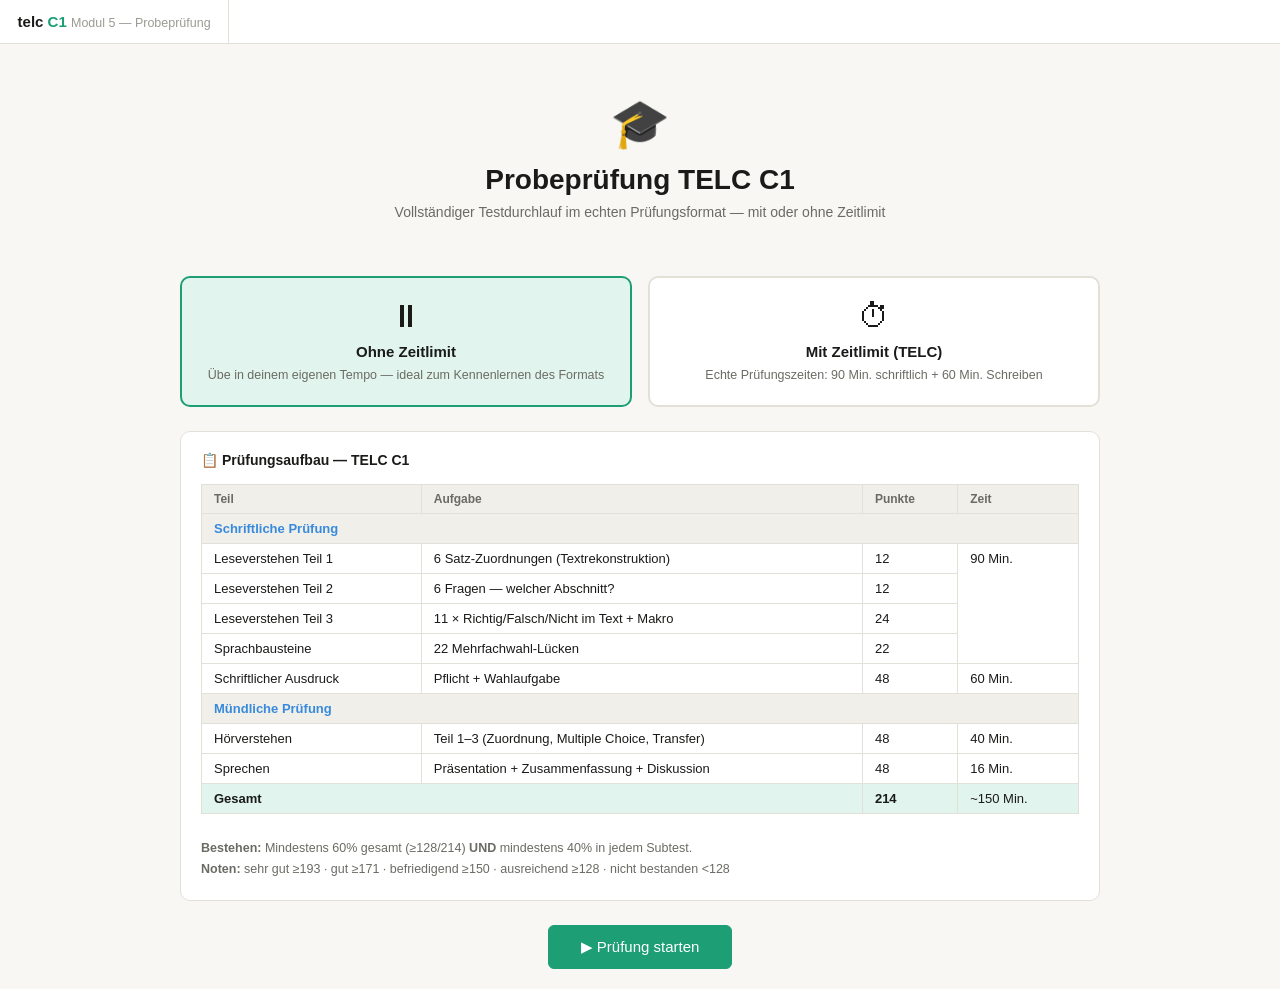
<file: telc-module5-probe.html>
<!DOCTYPE html>
<html lang="de">
<head>
<meta charset="UTF-8">
<meta name="viewport" content="width=device-width, initial-scale=1.0">
<title>TELC C1 — Probeprüfung</title>
<style>
*{box-sizing:border-box;margin:0;padding:0}
:root{
  --bg:#f8f7f4;--bg2:#fff;--bg3:#f0efe9;
  --bd:#e2e1d8;--bd2:#c8c7be;
  --tx:#1a1a18;--tx2:#6b6b65;--tx3:#9b9b94;
  --g:#1d9e75;--gl:#e1f5ee;--gd:#0f6e56;
  --p:#7f77dd;--pl:#eeedfe;--pd:#534ab7;
  --b:#378add;--bl:#e6f1fb;--bd3:#185fa5;
  --a:#ba7517;--al:#faeeda;--ad:#633806;
  --r:#e24b4a;--rl:#fcebeb;--rd:#a32d2d;
  --rr:10px;--rs:6px;
}
@media(prefers-color-scheme:dark){:root{
  --bg:#1a1a18;--bg2:#242420;--bg3:#2c2c28;
  --bd:#3a3a34;--bd2:#4a4a44;
  --tx:#f0efe9;--tx2:#a0a09a;--tx3:#6b6b65;
  --gl:#0a3020;--gd:#9fe1cb;--pl:#1e1c40;--pd:#afa9ec;
  --bl:#0a1e35;--bd3:#85b7eb;--al:#2a1a05;--ad:#fac775;
  --rl:#2a0f0f;--rd:#f09595;
}}
body{font-family:-apple-system,BlinkMacSystemFont,'Segoe UI',sans-serif;background:var(--bg);color:var(--tx);min-height:100vh;font-size:15px}
.nav{background:var(--bg2);border-bottom:1px solid var(--bd);position:sticky;top:0;z-index:100;display:flex;align-items:center;overflow-x:auto}
.nav-logo{padding:.8rem 1.1rem;font-weight:700;font-size:15px;white-space:nowrap;border-right:1px solid var(--bd);flex-shrink:0}
.nav-logo span{color:var(--g)}
.main{max-width:960px;margin:0 auto;padding:1.25rem}
.btn{padding:7px 16px;border-radius:var(--rs);border:1px solid var(--bd2);background:var(--bg2);color:var(--tx);font-size:13px;cursor:pointer;transition:all .2s;font-family:inherit;display:inline-flex;align-items:center;gap:6px}
.btn:hover{background:var(--bg3)}
.btn.pr{background:var(--g);color:#fff;border-color:var(--g)}.btn.pr:hover{background:var(--gd)}
.btn.pu{background:var(--p);color:#fff;border-color:var(--p)}
.btn.rd{background:var(--r);color:#fff;border-color:var(--r)}
.btn.sm{padding:4px 12px;font-size:12px}
.card{background:var(--bg2);border:1px solid var(--bd);border-radius:var(--rr);padding:1.25rem}

/* INTRO */
.intro-hero{text-align:center;padding:2rem 1rem;margin-bottom:1.5rem}
.intro-hero h1{font-size:28px;font-weight:700;margin-bottom:.5rem}
.intro-hero p{font-size:14px;color:var(--tx2);max-width:500px;margin:0 auto}
.mode-grid{display:grid;grid-template-columns:1fr 1fr;gap:1rem;margin-bottom:1.5rem}
@media(max-width:500px){.mode-grid{grid-template-columns:1fr}}
.mode-card{border:2px solid var(--bd);border-radius:var(--rr);padding:1.25rem;cursor:pointer;transition:all .2s;background:var(--bg2);text-align:center}
.mode-card:hover{border-color:var(--g)}
.mode-card.selected{border-color:var(--g);background:var(--gl)}
.mode-card .ico{font-size:32px;margin-bottom:.5rem}
.mode-card h3{font-size:15px;font-weight:600;margin-bottom:.4rem}
.mode-card p{font-size:12.5px;color:var(--tx2);line-height:1.5}
.structure-table{width:100%;border-collapse:collapse;font-size:13px;margin-bottom:1.5rem}
.structure-table th{background:var(--bg3);padding:7px 12px;border:1px solid var(--bd);text-align:left;font-size:12px;color:var(--tx2);font-weight:600}
.structure-table td{padding:7px 12px;border:1px solid var(--bd);color:var(--tx);vertical-align:top}
.structure-table .sec{background:var(--bg3);font-weight:600;color:var(--b)}

/* EXAM HEADER */
.exam-bar{background:var(--bg2);border:1px solid var(--bd);border-radius:var(--rr);padding:1rem 1.25rem;margin-bottom:1rem;display:flex;align-items:center;justify-content:space-between;flex-wrap:wrap;gap:.75rem;position:sticky;top:0;z-index:50}
.exam-bar-left h3{font-size:15px;font-weight:600}
.exam-bar-left p{font-size:12px;color:var(--tx2);margin-top:2px}
.timer{font-size:28px;font-weight:700;font-variant-numeric:tabular-nums;color:var(--r);min-width:90px;text-align:center}
.timer.warning{animation:pulse 1s infinite}
@keyframes pulse{0%,100%{opacity:1}50%{opacity:.4}}
.timer.hidden{display:none}
.exam-prog{height:4px;background:var(--bd);border-radius:99px;overflow:hidden;margin-bottom:1rem}
.exam-prog-fill{height:100%;border-radius:99px;background:var(--g);transition:width .3s}
.section-label{font-size:11px;font-weight:700;color:var(--tx2);text-transform:uppercase;letter-spacing:.07em;padding:.4rem .9rem;background:var(--bg3);border-radius:var(--rs);margin-bottom:.9rem;display:inline-block}

/* LESEN LAYOUT */
.lesen-grid{display:grid;grid-template-columns:1fr 1fr;gap:1rem;margin-bottom:1rem}
@media(max-width:640px){.lesen-grid{grid-template-columns:1fr}}
.text-panel{max-height:460px;overflow-y:auto;background:var(--bg2);border:1px solid var(--bd);border-radius:var(--rr);padding:1.1rem}
.text-panel h4{font-size:11.5px;font-weight:700;color:var(--tx2);text-transform:uppercase;letter-spacing:.06em;margin-bottom:.65rem}
.text-panel p{font-size:13.5px;line-height:1.85;margin-bottom:.7rem;color:var(--tx)}
.gap-marker{background:var(--pl);color:var(--pd);font-weight:700;padding:1px 5px;border-radius:3px}
.satze-section{margin-top:.9rem;border-top:1px solid var(--bd);padding-top:.75rem}
.satz-item{font-size:13px;margin-bottom:5px;color:var(--tx)}

/* QUESTIONS */
.q-list{display:flex;flex-direction:column;gap:8px}
.q-item{background:var(--bg2);border:1px solid var(--bd);border-radius:var(--rr);padding:.85rem}
.q-num{font-size:11px;font-weight:700;color:var(--tx3);margin-bottom:4px}
.q-text{font-size:13px;font-weight:600;margin-bottom:.5rem;color:var(--tx);line-height:1.5}
.q-opts{display:flex;flex-direction:column;gap:4px}
.q-opt{padding:6px 10px;border-radius:var(--rs);border:1px solid var(--bd);background:var(--bg3);font-size:13px;text-align:left;cursor:pointer;transition:all .15s;color:var(--tx);font-family:inherit}
.q-opt:hover{border-color:var(--b);background:var(--bl)}
.q-opt.sel{border-color:var(--p);background:var(--pl);color:var(--pd)}
.q-opt.ok{border-color:var(--g)!important;background:var(--gl)!important;color:var(--gd)!important}
.q-opt.err{border-color:var(--r)!important;background:var(--rl)!important;color:var(--rd)!important}

/* SPRACHBAUSTEINE */
.sb-text{font-size:14.5px;line-height:2.3;color:var(--tx);margin-bottom:1rem}
.slot{display:inline-flex;align-items:center;min-width:110px;height:27px;border-bottom:2px solid var(--g);padding:0 5px;margin:0 3px;cursor:pointer;vertical-align:middle;font-size:13.5px;color:var(--g);border-radius:4px 4px 0 0;transition:all .2s;position:relative}
.slot.dov{background:var(--gl)}.slot.filled{color:var(--tx);border-color:var(--bd2);font-weight:500}
.slot.ok{border-color:var(--g)!important;color:var(--g)!important;background:var(--gl)!important}
.slot.err{border-color:var(--r)!important;color:var(--r)!important;background:var(--rl)!important}
.sn{font-size:9px;color:var(--tx3);position:absolute;top:-13px;left:0}
.chips{display:flex;flex-wrap:wrap;gap:7px;padding-top:.9rem;border-top:1px solid var(--bd);margin-top:.5rem}
.chip{padding:5px 13px;border-radius:99px;border:1px solid var(--bd2);background:var(--bg3);font-size:13px;cursor:grab;transition:all .2s;user-select:none;color:var(--tx)}
.chip:hover{border-color:var(--g);color:var(--g);background:var(--gl)}
.chip.sel{border-color:var(--g);background:var(--gl);color:var(--gd);font-weight:500}
.chip.used{opacity:.25;pointer-events:none}

/* SCHREIBEN */
.task-box{background:var(--bl);border:1px solid var(--b);border-radius:var(--rr);padding:1.1rem;margin-bottom:.9rem}
.task-label{font-size:11px;font-weight:700;color:var(--bd3);text-transform:uppercase;letter-spacing:.06em;margin-bottom:.4rem}
.task-box p{font-size:13.5px;color:var(--tx);line-height:1.7;white-space:pre-line}
.sta{width:100%;min-height:200px;border:1px solid var(--bd2);border-radius:var(--rr);padding:.9rem;font-size:13.5px;line-height:1.85;resize:vertical;font-family:inherit;color:var(--tx);background:var(--bg2)}
.sta:focus{outline:none;border-color:var(--g)}
.wc{font-size:12px;text-align:right;margin-top:4px;color:var(--tx3)}

/* RESULTS */
.result-hero{text-align:center;padding:2rem;margin-bottom:1.5rem}
.result-hero .score{font-size:64px;font-weight:700;line-height:1}
.result-hero .grade{font-size:20px;font-weight:600;margin-top:.5rem}
.result-hero p{font-size:14px;color:var(--tx2);margin-top:.5rem}
.result-grid{display:grid;grid-template-columns:repeat(auto-fit,minmax(180px,1fr));gap:10px;margin-bottom:1.5rem}
.result-card{background:var(--bg2);border:1px solid var(--bd);border-radius:var(--rr);padding:1rem;text-align:center}
.result-card .rc-n{font-size:26px;font-weight:700}
.result-card .rc-l{font-size:12px;color:var(--tx2);margin-top:2px}
.result-card .rc-pct{font-size:13px;font-weight:600;margin-top:4px}
.result-card.pass{border-color:var(--g)}.result-card.fail{border-color:var(--r)}
.answer-review{margin-top:1.5rem}
.answer-review h3{font-size:14px;font-weight:600;margin-bottom:.75rem;color:var(--tx2)}
.ar-item{display:flex;align-items:center;gap:.5rem;padding:.4rem .6rem;border-radius:var(--rs);margin-bottom:4px;font-size:13px}
.ar-item.ok{background:var(--gl);color:var(--gd)}
.ar-item.err{background:var(--rl);color:var(--rd)}
.ar-item.skip{background:var(--bg3);color:var(--tx3)}

/* TOAST */
.toast{position:fixed;bottom:1.25rem;right:1.25rem;background:var(--bg2);border:1px solid var(--bd2);border-radius:var(--rr);padding:10px 16px;font-size:13px;color:var(--tx);box-shadow:0 4px 18px rgba(0,0,0,.11);z-index:9999;transform:translateY(70px);opacity:0;transition:all .3s}
.toast.show{transform:translateY(0);opacity:1}
.toast.ok{border-color:var(--g);color:var(--gd);background:var(--gl)}
.toast.bad{border-color:var(--r);color:var(--rd);background:var(--rl)}

/* SCREENS */
.sc{display:none}.sc.on{display:block}
</style>
</head>
<body>

<nav class="nav">
  <div class="nav-logo">telc <span>C1</span> <small style="font-weight:400;color:var(--tx3)">Modul 5 — Probeprüfung</small></div>
</nav>

<main class="main">

<!-- INTRO SCREEN -->
<div class="sc on" id="s-intro">
  <div class="intro-hero">
    <div style="font-size:48px;margin-bottom:.75rem">🎓</div>
    <h1>Probeprüfung TELC C1</h1>
    <p>Vollständiger Testdurchlauf im echten Prüfungsformat — mit oder ohne Zeitlimit</p>
  </div>

  <div class="mode-grid">
    <div class="mode-card selected" id="mode-free" onclick="selectMode('free')">
      <div class="ico">⏸</div>
      <h3>Ohne Zeitlimit</h3>
      <p>Übe in deinem eigenen Tempo — ideal zum Kennenlernen des Formats</p>
    </div>
    <div class="mode-card" id="mode-timed" onclick="selectMode('timed')">
      <div class="ico">⏱</div>
      <h3>Mit Zeitlimit (TELC)</h3>
      <p>Echte Prüfungszeiten: 90 Min. schriftlich + 60 Min. Schreiben</p>
    </div>
  </div>

  <div class="card" style="margin-bottom:1.5rem">
    <div style="font-size:14px;font-weight:600;margin-bottom:1rem">📋 Prüfungsaufbau — TELC C1</div>
    <table class="structure-table">
      <thead><tr><th>Teil</th><th>Aufgabe</th><th>Punkte</th><th>Zeit</th></tr></thead>
      <tbody>
        <tr><td class="sec" colspan="4">Schriftliche Prüfung</td></tr>
        <tr><td>Leseverstehen Teil 1</td><td>6 Satz-Zuordnungen (Textrekonstruktion)</td><td>12</td><td rowspan="4">90 Min.</td></tr>
        <tr><td>Leseverstehen Teil 2</td><td>6 Fragen — welcher Abschnitt?</td><td>12</td></tr>
        <tr><td>Leseverstehen Teil 3</td><td>11 × Richtig/Falsch/Nicht im Text + Makro</td><td>24</td></tr>
        <tr><td>Sprachbausteine</td><td>22 Mehrfachwahl-Lücken</td><td>22</td></tr>
        <tr><td>Schriftlicher Ausdruck</td><td>Pflicht + Wahlaufgabe</td><td>48</td><td>60 Min.</td></tr>
        <tr><td class="sec" colspan="4">Mündliche Prüfung</td></tr>
        <tr><td>Hörverstehen</td><td>Teil 1–3 (Zuordnung, Multiple Choice, Transfer)</td><td>48</td><td>40 Min.</td></tr>
        <tr><td>Sprechen</td><td>Präsentation + Zusammenfassung + Diskussion</td><td>48</td><td>16 Min.</td></tr>
        <tr style="background:var(--gl)"><td colspan="2"><strong>Gesamt</strong></td><td><strong>214</strong></td><td>~150 Min.</td></tr>
      </tbody>
    </table>
    <div style="font-size:12.5px;color:var(--tx2);line-height:1.7">
      <strong>Bestehen:</strong> Mindestens 60% gesamt (≥128/214) <strong>UND</strong> mindestens 40% in jedem Subtest.<br>
      <strong>Noten:</strong> sehr gut ≥193 · gut ≥171 · befriedigend ≥150 · ausreichend ≥128 · nicht bestanden &lt;128
    </div>
  </div>

  <div style="display:flex;justify-content:center">
    <button class="btn pr" style="font-size:15px;padding:12px 32px" onclick="startExam()">
      ▶ Prüfung starten
    </button>
  </div>
</div>

<!-- EXAM SCREEN -->
<div class="sc" id="s-exam">
  <div class="exam-bar">
    <div class="exam-bar-left">
      <h3 id="ex-title">Leseverstehen Teil 1</h3>
      <p id="ex-sub">Teil 1 von 5</p>
    </div>
    <div class="timer hidden" id="ex-timer">00:00</div>
    <div style="display:flex;gap:8px;flex-wrap:wrap">
      <button class="btn sm pr" onclick="nextSection()">Nächster Teil →</button>
      <button class="btn sm rd" onclick="confirmEnd()">✕ Beenden</button>
    </div>
  </div>
  <div class="exam-prog"><div class="exam-prog-fill" id="ex-prog-fill" style="width:0%"></div></div>
  <div id="ex-content"></div>
</div>

<!-- RESULTS SCREEN -->
<div class="sc" id="s-results">
  <div class="result-hero" id="result-hero"></div>
  <div class="result-grid" id="result-grid"></div>
  <div class="answer-review" id="answer-review"></div>
  <div style="text-align:center;margin-top:2rem;display:flex;gap:1rem;justify-content:center;flex-wrap:wrap">
    <button class="btn pr" onclick="resetExam()">🔄 Neue Prüfung</button>
    <button class="btn" onclick="window.print()">🖨 Drucken</button>
  </div>
</div>

</main>
<div class="toast" id="toast"></div>

<script>
// ── UTILS ──────────────────────────────────────────
function tx(id,v){var e=document.getElementById(id);if(e)e.textContent=v;}
function esc(s){return String(s||'').replace(/&/g,'&amp;').replace(/</g,'&lt;').replace(/>/g,'&gt;');}
function toast(msg,type){var t=document.getElementById('toast');t.textContent=msg;t.className='toast '+(type||'');t.classList.add('show');clearTimeout(t._t);t._t=setTimeout(function(){t.classList.remove('show');},2500);}
function go(id){document.querySelectorAll('.sc').forEach(function(e){e.classList.remove('on');});document.getElementById(id).classList.add('on');}

// ── STATE ──────────────────────────────────────────
var examMode='free';
var examSection=0;
var answers={};   // key -> chosen answer
var correct={};   // key -> correct answer
var sectionScores=[];
var timerInterval=null;
var timerSecs=0;

var SECTIONS=[
  {id:'l1',title:'Leseverstehen — Teil 1',sub:'Textrekonstruktion (6 Satz-Zuordnungen)',time:30,maxPts:12,build:buildL1},
  {id:'l2',title:'Leseverstehen — Teil 2',sub:'Selektives Verstehen (6 Fragen)',time:20,maxPts:12,build:buildL2},
  {id:'l3',title:'Leseverstehen — Teil 3',sub:'Richtig / Falsch / Nicht im Text (11+1)',time:20,maxPts:24,build:buildL3},
  {id:'sb',title:'Sprachbausteine',sub:'22 Mehrfachwahl-Lücken (Grammatik & Lexik)',time:20,maxPts:22,build:buildSB},
  {id:'wr',title:'Schriftlicher Ausdruck',sub:'Pflichtaufgabe + Wahlaufgabe (selbst bewertet)',time:60,maxPts:48,build:buildWR}
];

function selectMode(m){
  examMode=m;
  document.getElementById('mode-free').classList.toggle('selected',m==='free');
  document.getElementById('mode-timed').classList.toggle('selected',m==='timed');
}

function startExam(){
  examSection=0;answers={};correct={};sectionScores=[];
  go('s-exam');
  showSection();
}

function showSection(){
  var sec=SECTIONS[examSection];
  tx('ex-title',sec.title);
  tx('ex-sub',sec.sub+' · Teil '+(examSection+1)+' von '+SECTIONS.length);
  document.getElementById('ex-prog-fill').style.width=(examSection/SECTIONS.length*100)+'%';
  document.getElementById('ex-content').innerHTML=sec.build();
  // timer
  clearInterval(timerInterval);
  var t=document.getElementById('ex-timer');
  if(examMode==='timed'){
    t.classList.remove('hidden');
    timerSecs=sec.time*60;
    updateTimerDisplay();
    timerInterval=setInterval(function(){
      timerSecs--;
      updateTimerDisplay();
      if(timerSecs<=60)t.classList.add('warning');
      if(timerSecs<=0){clearInterval(timerInterval);toast('⏰ Zeit abgelaufen!','bad');setTimeout(nextSection,1500);}
    },1000);
  } else {
    t.classList.add('hidden');
  }
}

function updateTimerDisplay(){
  var m=Math.floor(timerSecs/60),s=timerSecs%60;
  tx('ex-timer',(m<10?'0':'')+m+':'+(s<10?'0':'')+s);
}

function nextSection(){
  clearInterval(timerInterval);
  // score current section
  scoreSection();
  examSection++;
  if(examSection>=SECTIONS.length){showResults();return;}
  showSection();
  window.scrollTo(0,0);
  toast('Weiter zu: '+SECTIONS[examSection].title);
}

function confirmEnd(){
  if(confirm('Prüfung wirklich beenden?')){clearInterval(timerInterval);scoreSection();showResults();}
}

// ── SCORING ────────────────────────────────────────
function scoreSection(){
  var sec=SECTIONS[examSection];
  var keys=Object.keys(correct).filter(function(k){return k.startsWith(sec.id+'_');});
  var ok=0,total=keys.length;
  keys.forEach(function(k){if(answers[k]===correct[k])ok++;});
  // writing = manual, give half marks as placeholder
  if(sec.id==='wr'){ok=Math.floor(sec.maxPts*0.5);total=sec.maxPts;}
  sectionScores.push({id:sec.id,title:sec.title,ok:ok,total:total,maxPts:sec.maxPts,manual:sec.id==='wr'});
}

function showResults(){
  go('s-results');
  var totalOk=0,totalMax=0;
  sectionScores.forEach(function(s){totalOk+=s.ok;totalMax+=s.maxPts;});
  // scale to 214
  var scaled=Math.round(totalOk/Math.max(totalMax,1)*214);
  var pct=Math.round(totalOk/Math.max(totalMax,1)*100);
  var grade=scaled>=193?'sehr gut (1)':scaled>=171?'gut (2)':scaled>=150?'befriedigend (3)':scaled>=128?'ausreichend (4)':'nicht bestanden (5)';
  var passed=pct>=60&&sectionScores.every(function(s){return s.manual||s.total===0||(s.ok/s.total)>=0.4;});
  var col=passed?'var(--g)':'var(--r)';

  document.getElementById('result-hero').innerHTML=
    '<div class="score" style="color:'+col+'">'+pct+'%</div>'+
    '<div class="grade" style="color:'+col+'">'+(passed?'✅ Bestanden':'❌ Nicht bestanden')+'</div>'+
    '<div class="grade" style="font-size:16px;margin-top:4px">Note: '+grade+'</div>'+
    '<p style="margin-top:.75rem">Hochgerechnete Punkte: ~'+scaled+' / 214<br>'+
    '<small>Hinweis: Schriftlicher Ausdruck wurde mit 50% bewertet — bewerte ihn selbst nach TELC-Kriterien.</small></p>';

  var gridH='';
  sectionScores.forEach(function(s){
    var sp=s.total>0?Math.round(s.ok/s.total*100):0;
    var ok40=s.manual||(s.total===0)||(sp>=40);
    gridH+='<div class="result-card '+(ok40?'pass':'fail')+'">'+
      '<div class="rc-n" style="color:'+(ok40?'var(--g)':'var(--r)')+'">'+
        (s.manual?'—':s.ok+'/'+s.total)+'</div>'+
      '<div class="rc-l">'+s.title+'</div>'+
      '<div class="rc-pct" style="color:'+(ok40?'var(--g)':'var(--r)')+'">'+
        (s.manual?'(selbst bewertet)':sp+'%'+(ok40?' ✓':' ✗ <40%'))+'</div>'+
    '</div>';
  });
  document.getElementById('result-grid').innerHTML=gridH;

  // answer review
  var revH='<h3>Antworten im Überblick:</h3>';
  var allKeys=Object.keys(correct).sort();
  if(!allKeys.length){revH+='<p style="color:var(--tx3);font-size:13px">Keine auswertbaren Antworten.</p>';}
  allKeys.forEach(function(k){
    var given=answers[k],right=correct[k];
    var cls=!given?'skip':given===right?'ok':'err';
    var icon=cls==='ok'?'✓':cls==='err'?'✗':'—';
    revH+='<div class="ar-item '+cls+'">'+icon+' <strong>'+k+':</strong> '+
      (given?esc(given):'(keine Antwort)')+
      (cls==='err'?' → Richtig: <em>'+esc(right)+'</em>':'')+'</div>';
  });
  document.getElementById('answer-review').innerHTML=revH;
}

function resetExam(){go('s-intro');}

// ── LESEN TEIL 1 ──────────────────────────────────
function buildL1(){
  var title='Werbung in der sozialen Marktwirtschaft';
  var paras=[
    'Werbung, so behauptet die Werbeindustrie, sei der Motor unserer sozialen Marktwirtschaft. Sie reguliere die Preise, führe zu ständiger Verbesserung der Produkte und informiere den Verbraucher. <span class="gap-marker">(0) z</span>',
    'Wie jeder Wirtschaftszweig funktioniert die Werbung nach Angebot und Nachfrage. Die Werbeschaffenden müssen die Werbung attraktiv gestalten. <span class="gap-marker">(1)</span> Ein paar Sekunden Aufmerksamkeit — das ist der maximale Preis.',
    'Genau hier liegt das Problem für die Werbeindustrie. <span class="gap-marker">(2)</span>',
    'Damit beschäftigen sich seit den 1930er Jahren Generationen von Wissenschaftlern. <span class="gap-marker">(3)</span> Besonders die Wirtschaft will wissen, ob das Vermögen gut investiert ist.',
    'Werbungen überschreiten häufig die Grenzen des guten Geschmacks. Jeder Bürger kann Beschwerde einlegen. <span class="gap-marker">(4)</span> Dieser könnte die Werbegesetze verschärfen.',
    'Der Deutsche Werberat kann Empfehlungen aussprechen. <span class="gap-marker">(5)</span>'
  ];
  var satze=[
    {id:'a',t:'a) Allerdings macht nicht jeder Gebrauch davon.'},
    {id:'b',t:'b) Das oberste Ziel der Werbung ist es nämlich, Interesse zu wecken.'},
    {id:'c',t:'c) Denn diesen Moment Aufmerksamkeit beansprucht jedes Produkt für sich.'},
    {id:'d',t:'d) Dies geschieht natürlich nicht allein aus Forschungsdrang.'},
    {id:'f',t:'f) Häufig hören die Zeitungsverleger auf diese Empfehlung.'},
    {id:'g',t:'g) Hier interessiert allein die finanzielle Zukunft der Werbebranche.'},
    {id:'h',t:'h) Davor fürchten sich die Werbetreibenden, weil der Gesetzgeber auf den Plan gerufen wird.'},
    {id:'z',t:'z) Kurz: Werbung schaffe Transparenz und Entscheidungsvielfalt. (Beispiel — 0)'}
  ];
  var qs=[
    {n:1,opts:['a','b','c','d','f','g','h'],ans:'b'},
    {n:2,opts:['a','b','c','d','f','g','h'],ans:'c'},
    {n:3,opts:['a','b','c','d','f','g','h'],ans:'d'},
    {n:4,opts:['a','b','c','d','f','g','h'],ans:'h'},
    {n:5,opts:['a','b','c','d','f','g','h'],ans:'f'}
  ];
  qs.forEach(function(q){correct['l1_'+q.n]=q.ans;});

  var th='<h4>'+title+'</h4>';
  paras.forEach(function(p){th+='<p>'+p+'</p>';});
  th+='<div class="satze-section"><h4>Sätze a–h (2 passen nicht):</h4>';
  satze.forEach(function(s){th+='<div class="satz-item">'+s.t+'</div>';});
  th+='</div>';

  var qh=qs.map(function(q){
    return '<div class="q-item"><div class="q-num">Aufgabe '+q.n+'</div>'+
      '<div class="q-text">Welcher Satz passt in Lücke ('+q.n+')?</div>'+
      '<div class="q-opts">'+q.opts.map(function(o){
        return '<button class="q-opt" onclick="selA(this,\'l1_'+q.n+'\',\''+o+'\')">Satz '+o.toUpperCase()+'</button>';
      }).join('')+'</div></div>';
  }).join('');

  return '<div class="section-label">📖 Leseverstehen — Teil 1 — Textrekonstruktion</div>'+
    '<div class="lesen-grid"><div class="text-panel">'+th+'</div><div class="q-list">'+qh+'</div></div>';
}

// ── LESEN TEIL 2 ──────────────────────────────────
function buildL2(){
  var title='Welche Bedeutung haben Träume?';
  var sections=[
    {id:'a',t:'<strong style="color:var(--b)">Abschnitt a:</strong> Was für ein Schrecken! Gerade bekamen Sie die Nachricht, im Lotto gewonnen zu haben — und dann reißt Sie der Wecker grausam aus dem Schlaf. Im Traum passieren oft skurrile Dinge: Wir überwinden die Schwerkraft, erheben uns wie ein Vogel. In Albträumen suchen uns dagegen unsere größten Ängste heim.'},
    {id:'b',t:'<strong style="color:var(--b)">Abschnitt b:</strong> Doch welche Bedeutung haben Träume? Für Götterbotschaften hielt man in der Antike das nächtliche Kopfkino. Wer nach einem Schlüssel für Traumsymbole sucht, wird unzählige Websites finden. Dabei stellt sich die Frage, ob Träume nicht vielmehr sinnlose Abfallprodukte des Gehirns sind. Sollte man sie nicht einfach ignorieren?'},
    {id:'c',t:'<strong style="color:var(--b)">Abschnitt c:</strong> Tatsächlich ist der Wahrheitsgehalt von Träumen umstritten. Freud sah in Traumsymbolen verdrängte Wünsche. Der Psychiater Allan Hobson erklärte Träume zum Resultat zufälliger Hirnaktivität — reines Neuronengeflimmer ohne Sinngehalt. Doch auch von dieser These rückt die Psychologie inzwischen wieder ab.'},
    {id:'d',t:'<strong style="color:var(--b)">Abschnitt d:</strong> Diese Schwierigkeit liegt darin, dass der Gegenstand nur schwer zu fassen ist. Im Allgemeinen wird als Traum eine psychische Aktivität während des Schlafes bezeichnet. Widerlegt ist die Annahme, dass wir nur in REM-Phasen träumen — wir träumen die ganze Nacht. Die Frage nach dem „Wann" scheint geklärt zu sein.'},
    {id:'e',t:'<strong style="color:var(--b)">Abschnitt e:</strong> Neuroforscher entdeckten: Im Traumzustand ist der präfrontale Cortex gehemmt — jener Bereich für Logik und Moral. So entfaltet sich die Fantasie frei. Wenn die Beschäftigung mit Träumen zu besserer Selbsterkenntnis verhilft, kann das nur nützlich sein — aber mit dem rechten Maß.'}
  ];
  var qs=[
    {n:7,t:'In welchem Abschnitt äußert sich die Autorin abfällig (skeptisch)?',opts:['a','b','c','d','e'],ans:'b'},
    {n:8,t:'In welchem Abschnitt gibt die Autorin einen Rat?',opts:['a','b','c','d','e'],ans:'e'},
    {n:9,t:'In welchem Abschnitt liefert die Autorin Definitionen?',opts:['a','b','c','d','e'],ans:'d'},
    {n:10,t:'In welchem Abschnitt spricht die Autorin einen Wunsch aus?',opts:['a','b','c','d','e'],ans:'d'},
    {n:11,t:'In welchem Abschnitt stellt die Autorin verschiedene Standpunkte gegenüber?',opts:['a','b','c','d','e'],ans:'c'},
    {n:12,t:'In welchem Abschnitt wirft die Autorin Bedenken auf?',opts:['a','b','c','d','e'],ans:'b'}
  ];
  qs.forEach(function(q){correct['l2_'+q.n]=q.ans;});

  var th='<h4>'+title+'</h4>';
  sections.forEach(function(s){th+='<p>'+s.t+'</p>';});

  var qh=qs.map(function(q){
    return '<div class="q-item"><div class="q-num">Aufgabe '+q.n+'</div>'+
      '<div class="q-text">'+q.t+'</div>'+
      '<div class="q-opts">'+q.opts.map(function(o){
        return '<button class="q-opt" onclick="selA(this,\'l2_'+q.n+'\',\''+o+'\')">Abschnitt '+o.toUpperCase()+'</button>';
      }).join('')+'</div></div>';
  }).join('');

  return '<div class="section-label">📖 Leseverstehen — Teil 2 — Selektives Lesen</div>'+
    '<div class="lesen-grid"><div class="text-panel">'+th+'</div><div class="q-list">'+qh+'</div></div>';
}

// ── LESEN TEIL 3 ──────────────────────────────────
function buildL3(){
  var title='Hinter den Kulissen: Die Universitätsmensa';
  var paras=[
    'Mittags um zwölf in der Hamburger Mensa: Hunderte Studenten stehen in Warteschlangen. Einige mäkeln über das Essen — und ahnen nicht, wie viel Aufwand dahintersteckt.',
    '„Schon morgens um sieben treffen wir uns zur ersten Besprechung", sagt Mensaleiter Udo Klein. An einem gewöhnlichen Tag brutzeln die Köche rund 1.200 Currywürste und 500 Wok-Gerichte.',
    'Den Speiseplan tüfteln die Mensaleiter schon Wochen vorher aus. Ein EDV-System ermittelt die genauen Mengen und verschickt Bestellungen automatisch an Lieferanten.',
    'Frauen achten eher auf gesunde Ernährung. Studierende ingenieurwissenschaftlicher Institute essen am liebsten Currywurst und Schnitzel.',
    'Betriebe werden in regelmäßigen Abständen von Lebensmittelchemikern kontrolliert. Nicht alle Produkte können regional bezogen werden — manche Anbieter können große Mengen nicht bewältigen.',
    '„Seit 1998 haben wir die Preise nicht erhöht", sagt Michael Gradtke. „Ohne Subventionen könnten wir diese Preise nicht halten." Die Grundausstattung stammt aus den Sozialbeiträgen der Studierenden.',
    'Die DGE empfiehlt: 733 Kalorien pro Mittagessen — 20% Proteine, 30% Fette, 50% Kohlehydrate. Dass exakte Wissenschaft dahintersteckt, ist den meisten Studenten nicht bewusst.'
  ];
  var qs=[
    {n:13,t:'Einige Studierende bemängeln das Essensangebot.',ans:'+'},
    {n:14,t:'Es wird stets kurzfristig entschieden, welche Gerichte angeboten werden.',ans:'-'},
    {n:15,t:'Auch das Studienfach gibt Aufschluss über die bevorzugten Gerichte.',ans:'+'},
    {n:16,t:'Die Mitarbeiter berechnen selbst, wie viel sie von jedem Lebensmittel bestellen.',ans:'-'},
    {n:17,t:'Zulieferer werden nur gelegentlich überprüft.',ans:'-'},
    {n:18,t:'Nicht alle Produkte können in der unmittelbaren Umgebung erworben werden.',ans:'+'},
    {n:19,t:'Die Bedeutung von Bio-Bauern als Mensa-Lieferanten wächst.',ans:'x'},
    {n:20,t:'Die Hamburger Mensa wird mit Zuschüssen unterstützt.',ans:'+'},
    {n:21,t:'Studierenden ist klar, dass die Mahlzeiten genau durchdacht sind.',ans:'-'},
    {n:22,t:'Die DGE schreibt verbindlich vor, aus welchen Lebensmitteln ein Essen bestehen muss.',ans:'-'},
    {n:23,t:'Von Mensaköchen wird mehr Flexibilität verlangt als von Restaurantköchen.',ans:'x'},
    {n:24,t:'Welche Überschrift passt am besten?',ans:'a'}
  ];
  qs.forEach(function(q){correct['l3_'+q.n]=q.ans;});

  var th='<h4>'+title+'</h4>';
  paras.forEach(function(p){th+='<p>'+p+'</p>';});

  var labelMap={'+':'richtig (+)','-':'falsch (–)','x':'nicht im Text (x)'};
  var qh=qs.map(function(q){
    var opts=q.n===24?['a','b','c']:['+','-','x'];
    var optLabels=q.n===24?
      ['a) Hinter den Kulissen: Wer in der Mensa kocht',
       'b) Qualität um jeden Preis: Warum Mensa-Essen teurer wird',
       'c) Wider die Currywurst — Uni-Mensen setzen auf Qualität']
      :opts.map(function(o){return labelMap[o];});
    return '<div class="q-item"><div class="q-num">Aufgabe '+q.n+(q.n===24?' (Makroaufgabe)':'')+'</div>'+
      '<div class="q-text">'+q.t+'</div>'+
      '<div class="q-opts">'+opts.map(function(o,i){
        var safeO=o.replace(/'/g,"\\'");
        return '<button class="q-opt" onclick="selA(this,\'l3_'+q.n+'\',\''+safeO+'\')">'+optLabels[i]+'</button>';
      }).join('')+'</div></div>';
  }).join('');

  return '<div class="section-label">📖 Leseverstehen — Teil 3 — Richtig / Falsch / Nicht im Text</div>'+
    '<div class="lesen-grid"><div class="text-panel">'+th+'</div><div class="q-list">'+qh+'</div></div>';
}

// ── SPRACHBAUSTEINE ────────────────────────────────
function buildSB(){
  var text='Jeder kennt es, fast jeder Deutsche hat auch {0}: das Mobiltelefon oder eben „Handy". Eine Umfrage hat gezeigt: Die meisten Deutschen (76%) sind der {1}, dass der Begriff „Handy" aus dem Englischen {2}. Das ist jedoch falsch. Tatsächlich sind die {3} Sprechenden die einzigen, die ihr Mobiltelefon als Handy bezeichnen. Das Wort {4} keineswegs aus dem Englischen — dort {5} man das kleine Telefon meist als „mobile phone".';
  var slots=['eines','Auffassung','stammt','Deutschen','kommt','bezeichnet'];
  var opts=['eines','Auffassung','stammt','Deutschen','kommt','bezeichnet','eins','Meinung','ableitet','Deutsche','geht','nennt','ein','Ansicht','herleitet','Deutsches','folgt','definiert'];
  slots.forEach(function(s,i){correct['sb_'+i]=s;});

  var shuffled=opts.slice().sort(function(){return Math.random()-.5;});
  var txt=text.replace(/\{(\d+)\}/g,function(m,i){
    return '<span class="slot" id="sl-'+i+'" onclick="clickSlot('+i+')" ondragover="event.preventDefault();this.classList.add(\'dov\')" ondragleave="this.classList.remove(\'dov\')" ondrop="dropSlot(event,'+i+')"><span class="sn">'+(parseInt(i)+1)+'</span>&nbsp;&nbsp;&nbsp;&nbsp;</span>';
  });
  var chips=shuffled.map(function(w,i){
    return '<span class="chip" id="ch-'+i+'" draggable="true" data-w="'+w+'" onclick="clickChip(\''+w+'\',\'ch-'+i+'\')" ondragstart="dragChip(event,\''+w+'\',\'ch-'+i+'\')" ondragend="this.classList.remove(\'used\')">'+w+'</span>';
  }).join('');

  return '<div class="section-label">🧩 Sprachbausteine — Lückentext (Drag & Drop oder Klick)</div>'+
    '<div class="card"><p style="font-size:12.5px;color:var(--tx2);margin-bottom:.75rem">Klicke erst auf ein Wort unten, dann auf die Lücke — oder ziehe das Wort per Drag & Drop.</p>'+
    '<div class="sb-text">'+txt+'</div>'+
    '<div class="chips">'+chips+'</div></div>';
}

// SB interaction
var selCh=null,selEl=null;
function clickChip(w,id){if(selEl)selEl.classList.remove('sel');selCh={w:w,id:id};selEl=document.getElementById(id);selEl.classList.add('sel');}
function clickSlot(i){if(!selCh)return;fillSlot(i,selCh.w,selCh.id);}
function fillSlot(i,w,cid){
  var sl=document.getElementById('sl-'+i);
  if(sl.dataset.cid){var o=document.getElementById(sl.dataset.cid);if(o)o.classList.remove('used','sel');}
  sl.innerHTML='<span class="sn">'+(i+1)+'</span>'+w;sl.dataset.w=w;sl.dataset.cid=cid;sl.classList.add('filled');
  var ch=document.getElementById(cid);if(ch){ch.classList.add('used');ch.classList.remove('sel');}
  answers['sb_'+i]=w;selCh=null;selEl=null;
}
function dragChip(e,w,id){e.dataTransfer.setData('w',w);e.dataTransfer.setData('id',id);}
function dropSlot(e,i){e.preventDefault();document.getElementById('sl-'+i).classList.remove('dov');fillSlot(i,e.dataTransfer.getData('w'),e.dataTransfer.getData('id'));}

// ── SCHREIBEN ──────────────────────────────────────
function buildWR(){
  return '<div class="section-label">✍️ Schriftlicher Ausdruck — Pflichtaufgabe + Wahlaufgabe</div>'+
    '<div class="task-box">'+
      '<div class="task-label">Pflichtaufgabe — ca. 200 Wörter</div>'+
      '<p>Sie erhalten eine E-Mail von einer Bekannten, die eine Lesegruppe für deutschsprachige Literatur gründen möchte. Sie schlägt vor, zunächst einen längeren Roman zu lesen.\n\nTeilen Sie Ihrer Bekannten mit:\n• ob Sie Interesse haben, an den Treffen teilzunehmen\n• für wie wichtig Sie die Lektüre von deutschsprachiger Literatur halten\n• ob Sie den Vorschlag, einen längeren Roman zu lesen, gut finden</p>'+
    '</div>'+
    '<textarea class="sta" id="wr-ta1" placeholder="Schreiben Sie hier Ihre Pflichtaufgabe..." oninput="updWC1()" style="margin-bottom:.5rem"></textarea>'+
    '<div class="wc" id="wc1">0 Wörter (Ziel: ~200)</div>'+
    '<div style="margin:1.25rem 0 .75rem"><strong style="font-size:14px">Wahlaufgabe — wähle eine:</strong></div>'+
    '<div style="display:flex;gap:8px;margin-bottom:.75rem;flex-wrap:wrap">'+
      '<button class="btn sm" onclick="setWahl(this,0)" id="wahl-0">A — Brief (Privatunterricht)</button>'+
      '<button class="btn sm" onclick="setWahl(this,1)" id="wahl-1">B — Aufsatz (Fertiggerichte)</button>'+
      '<button class="btn sm" onclick="setWahl(this,2)" id="wahl-2">C — Leserbrief (Auto)</button>'+
      '<button class="btn sm" onclick="setWahl(this,3)" id="wahl-3">D — Bericht (Austausch)</button>'+
    '</div>'+
    '<div class="task-box" id="wahl-task-box" style="display:none">'+
      '<div class="task-label" id="wahl-task-label">Wahlaufgabe — ca. 150 Wörter</div>'+
      '<p id="wahl-task-text"></p>'+
    '</div>'+
    '<textarea class="sta" id="wr-ta2" placeholder="Schreiben Sie hier Ihre Wahlaufgabe..." oninput="updWC2()" style="display:none;margin-bottom:.5rem"></textarea>'+
    '<div class="wc" id="wc2" style="display:none">0 Wörter (Ziel: ~150)</div>';
}

var WAHL_TASKS=[
  {l:'Wahlaufgabe A — ca. 150 Wörter',t:'Herr Lorenz sucht Privatunterricht in Ihrer Muttersprache. Schreiben Sie einen Brief: wie Sie den Unterricht organisieren wollen und welche Inhalte Sie vorschlagen.'},
  {l:'Wahlaufgabe B — ca. 150 Wörter',t:'Ihre Kursleiterin lehnt Fertiggerichte und Fast Food grundsätzlich ab. Schreiben Sie einen kurzen Aufsatz: was Sie von dieser Einstellung halten und wie Ihre eigenen Essgewohnheiten aussehen.'},
  {l:'Wahlaufgabe C — ca. 150 Wörter',t:'Eine Tageszeitung möchte wissen, ob Leser sich ein Leben ohne Auto vorstellen können. Schreiben Sie einen kurzen Leserbrief, in dem Sie beschreiben, welche Rolle Autos in Ihrem Leben spielen.'},
  {l:'Wahlaufgabe D — ca. 150 Wörter',t:'Sie haben einem ausländischen Studierenden geholfen, sich einzuleben. Schreiben Sie einen kurzen Bericht darüber, welche Informationen für Neuankömmlinge besonders wichtig sind.'}
];
function setWahl(btn,i){
  document.querySelectorAll('[id^="wahl-"]').forEach(function(b){if(b.tagName==='BUTTON')b.classList.remove('pr');});
  btn.classList.add('pr');
  var box=document.getElementById('wahl-task-box');
  var ta=document.getElementById('wr-ta2');
  var wc=document.getElementById('wc2');
  box.style.display='block';ta.style.display='block';wc.style.display='block';
  document.getElementById('wahl-task-label').textContent=WAHL_TASKS[i].l;
  document.getElementById('wahl-task-text').textContent=WAHL_TASKS[i].t;
}
function updWC1(){
  var t=document.getElementById('wr-ta1').value.trim(),n=t?t.split(/\s+/).length:0;
  var col=n<80?'var(--r)':n<150?'var(--a)':'var(--g)';
  document.getElementById('wc1').innerHTML='<span style="color:'+col+'">'+n+' Wörter</span> (Ziel: ~200)';
  answers['wr_text1']=document.getElementById('wr-ta1').value;
}
function updWC2(){
  var t=document.getElementById('wr-ta2').value.trim(),n=t?t.split(/\s+/).length:0;
  var col=n<60?'var(--r)':n<110?'var(--a)':'var(--g)';
  document.getElementById('wc2').innerHTML='<span style="color:'+col+'">'+n+' Wörter</span> (Ziel: ~150)';
  answers['wr_text2']=document.getElementById('wr-ta2').value;
}

// ── ANSWER SELECTION ───────────────────────────────
function selA(btn,key,val){
  btn.closest('.q-item').querySelectorAll('.q-opt').forEach(function(b){b.classList.remove('sel','ok','err');});
  btn.classList.add('sel');
  answers[key]=val;
}
</script>
</body>
</html>
</file>
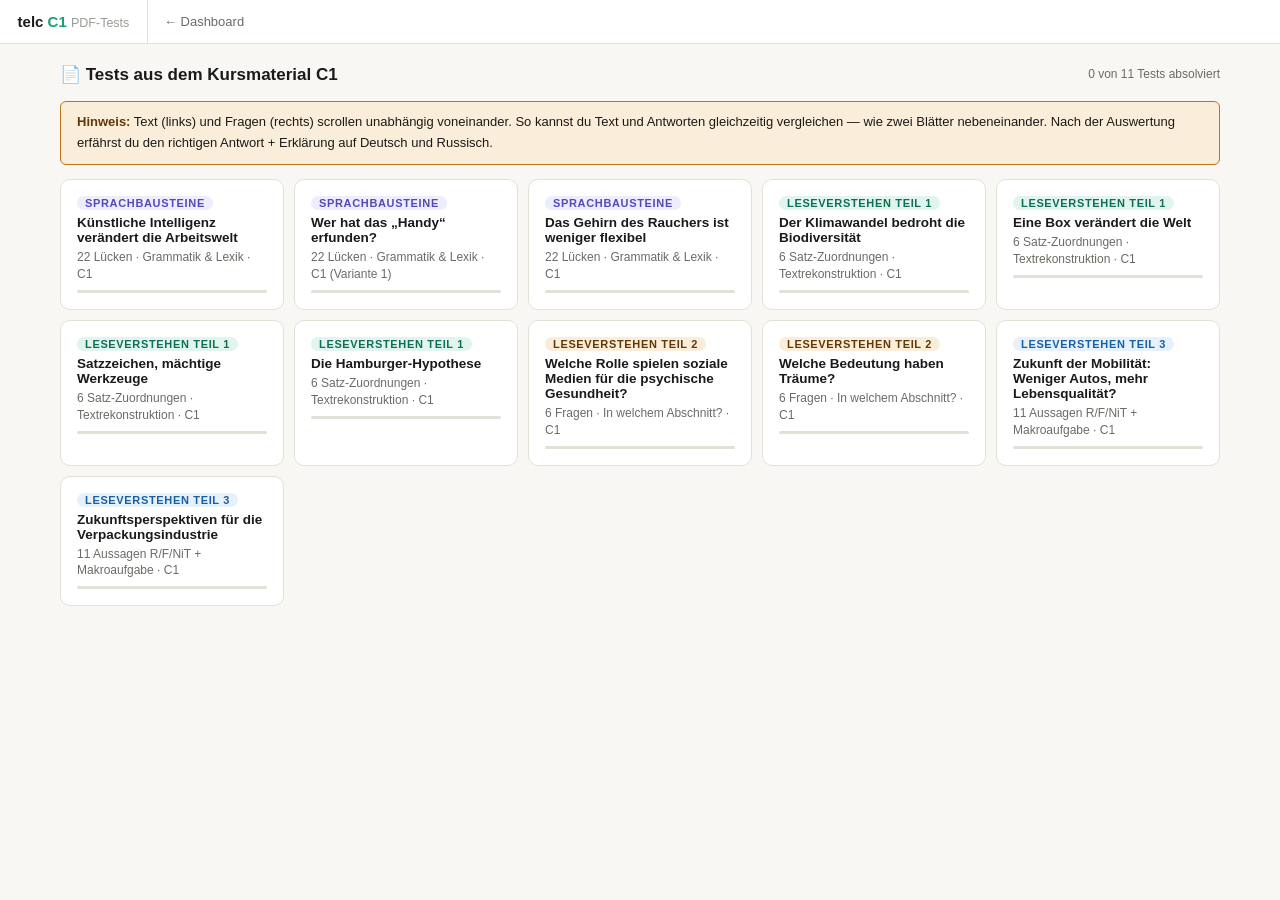
<file: tests-pdf.html>
<!DOCTYPE html>
<html lang="de">
<head>
<meta charset="UTF-8">
<meta name="viewport" content="width=device-width, initial-scale=1.0">
<title>TELC C1 — PDF-Tests</title>
<style>
*{box-sizing:border-box;margin:0;padding:0}
:root{
  --bg:#f8f7f4;--bg2:#fff;--bg3:#f0efe9;--bd:#e2e1d8;--bd2:#c8c7be;
  --tx:#1a1a18;--tx2:#6b6b65;--tx3:#9b9b94;
  --g:#1d9e75;--gl:#e1f5ee;--gd:#0f6e56;
  --p:#7f77dd;--pl:#eeedfe;--pd:#534ab7;
  --b:#378add;--bl:#e6f1fb;--bd3:#185fa5;
  --a:#ba7517;--al:#faeeda;--ad:#633806;
  --r:#e24b4a;--rl:#fcebeb;--rd:#a32d2d;
  --rr:10px;--rs:6px;
}
@media(prefers-color-scheme:dark){:root{
  --bg:#1a1a18;--bg2:#242420;--bg3:#2c2c28;--bd:#3a3a34;--bd2:#4a4a44;
  --tx:#f0efe9;--tx2:#a0a09a;--tx3:#6b6b65;
  --gl:#0a3020;--gd:#9fe1cb;--pl:#1e1c40;--pd:#afa9ec;
  --bl:#0a1e35;--bd3:#85b7eb;--al:#2a1a05;--ad:#fac775;--rl:#2a0f0f;--rd:#f09595;
}}
body{font-family:-apple-system,BlinkMacSystemFont,"Segoe UI",sans-serif;background:var(--bg);color:var(--tx);min-height:100vh;font-size:15px}

/* NAV */
.nav{background:var(--bg2);border-bottom:1px solid var(--bd);display:flex;align-items:center;overflow-x:auto;position:sticky;top:0;z-index:200}
.nav-logo{padding:.8rem 1.1rem;font-weight:700;font-size:15px;white-space:nowrap;border-right:1px solid var(--bd);flex-shrink:0}
.nav-logo span{color:var(--g)}
.main{max-width:1200px;margin:0 auto;padding:1.25rem}

/* BTNs */
.btn{padding:7px 16px;border-radius:var(--rs);border:1px solid var(--bd2);background:var(--bg2);color:var(--tx);font-size:13px;cursor:pointer;transition:all .2s;font-family:inherit}
.btn:hover{background:var(--bg3)}
.btn.pr{background:var(--g);color:#fff;border-color:var(--g)}.btn.pr:hover{background:var(--gd)}
.btn.sm{padding:4px 11px;font-size:12px}
.card{background:var(--bg2);border:1px solid var(--bd);border-radius:var(--rr);padding:1.25rem}
.sc{display:none}.sc.on{display:block}

/* PICKER */
.test-grid{display:grid;grid-template-columns:repeat(auto-fill,minmax(220px,1fr));gap:10px;margin-bottom:1.5rem}
.tc{background:var(--bg2);border:1px solid var(--bd);border-radius:var(--rr);padding:1rem;cursor:pointer;transition:all .2s}
.tc:hover{border-color:var(--g);transform:translateY(-2px)}
.tc-type{font-size:11px;font-weight:700;text-transform:uppercase;letter-spacing:.06em;margin-bottom:5px}
.tc h3{font-size:13.5px;font-weight:600;margin-bottom:4px}
.tc p{font-size:12px;color:var(--tx2);line-height:1.4}
.tc-score{font-size:11.5px;color:var(--g);font-weight:600;margin-top:6px}
.pb{height:3px;background:var(--bd);border-radius:99px;margin-top:7px;overflow:hidden}
.pf{height:100%;border-radius:99px;background:var(--g);transition:width .5s}
.tag{display:inline-block;padding:1px 8px;border-radius:99px;font-size:11px;font-weight:700}
.tg{background:var(--gl);color:var(--gd)}.tp{background:var(--pl);color:var(--pd)}
.ta{background:var(--al);color:var(--ad)}.tb{background:var(--bl);color:var(--bd3)}

/* EXAM BAR */
.exam-bar{background:var(--bg2);border:1px solid var(--bd);border-radius:var(--rr);padding:.85rem 1.1rem;margin-bottom:1rem;display:flex;align-items:center;justify-content:space-between;flex-wrap:wrap;gap:.5rem;position:sticky;top:56px;z-index:100}
.exam-bar h3{font-size:14px;font-weight:600}
.exam-bar p{font-size:12px;color:var(--tx2)}
.ep{height:4px;background:var(--bd);border-radius:99px;overflow:hidden;margin-bottom:1rem}
.ef{height:100%;border-radius:99px;background:var(--g);transition:width .3s}

/* ═══ TWO-PANEL LAYOUT ═══ */
.dual{display:grid;grid-template-columns:1fr 1fr;gap:1rem;height:calc(100vh - 200px);min-height:500px}
@media(max-width:700px){.dual{grid-template-columns:1fr;height:auto}}
.panel{overflow-y:auto;background:var(--bg2);border:1px solid var(--bd);border-radius:var(--rr);padding:1.1rem;height:100%}
@media(max-width:700px){.panel{height:400px}}
.panel h4{font-size:11px;font-weight:700;color:var(--tx2);text-transform:uppercase;letter-spacing:.06em;margin-bottom:.65rem;position:sticky;top:0;background:var(--bg2);padding-bottom:6px;border-bottom:1px solid var(--bd);z-index:5}
.panel p{font-size:13.5px;line-height:1.85;margin-bottom:.7rem;color:var(--tx)}
.panel p strong{color:var(--b)}
.gap-m{background:var(--pl);color:var(--pd);font-weight:700;padding:1px 5px;border-radius:3px;font-size:13px}
.satze-box{margin-top:.9rem;border-top:1px solid var(--bd);padding-top:.75rem}
.satz{font-size:13px;margin-bottom:6px;padding:.3rem .5rem;border-radius:var(--rs);border-left:3px solid var(--bd)}

/* QUESTIONS */
.q-item{background:var(--bg3);border:1px solid var(--bd);border-radius:var(--rs);padding:.8rem;margin-bottom:8px}
.q-num{font-size:10px;font-weight:700;color:var(--tx3);margin-bottom:3px}
.q-text{font-size:13px;font-weight:600;margin-bottom:.5rem;color:var(--tx);line-height:1.5}
.q-opts{display:flex;flex-direction:column;gap:4px}
.q-opt{padding:6px 10px;border-radius:var(--rs);border:1px solid var(--bd);background:var(--bg2);font-size:13px;text-align:left;cursor:pointer;transition:all .15s;color:var(--tx);font-family:inherit;line-height:1.4}
.q-opt:hover{border-color:var(--b);background:var(--bl);color:var(--bd3)}
.q-opt.sel{border-color:var(--p);background:var(--pl);color:var(--pd);font-weight:500}
.q-opt.ok{border-color:var(--g)!important;background:var(--gl)!important;color:var(--gd)!important;font-weight:500}
.q-opt.err{border-color:var(--r)!important;background:var(--rl)!important;color:var(--rd)!important}

/* SB QUESTIONS */
.sb-q{background:var(--bg3);border:1px solid var(--bd);border-radius:var(--rs);padding:.75rem;margin-bottom:8px}
.sb-q .sq-n{font-size:10px;font-weight:700;color:var(--tx3);margin-bottom:3px}
.sb-q .sq-ctx{font-size:12px;color:var(--tx2);font-style:italic;margin-bottom:.4rem;line-height:1.5}
.sq-opts{display:grid;grid-template-columns:1fr 1fr;gap:4px}
.sq-opt{padding:5px 8px;border-radius:var(--rs);border:1px solid var(--bd2);background:var(--bg2);font-size:12.5px;cursor:pointer;transition:all .15s;color:var(--tx);font-family:inherit;text-align:left}
.sq-opt:hover{border-color:var(--p);background:var(--pl);color:var(--pd)}
.sq-opt.sel{border-color:var(--p);background:var(--pl);color:var(--pd);font-weight:600}
.sq-opt.ok{border-color:var(--g)!important;background:var(--gl)!important;color:var(--gd)!important}
.sq-opt.err{border-color:var(--r)!important;background:var(--rl)!important;color:var(--rd)!important}

/* INFO */
.info-box{background:var(--al);border:1px solid var(--a);border-radius:var(--rs);padding:.65rem 1rem;margin-bottom:.9rem;font-size:13px;color:var(--tx);line-height:1.6}
.info-box strong{color:var(--ad)}

/* RESULTS */
.result-hero{background:var(--bg2);border:1px solid var(--bd);border-radius:var(--rr);padding:1.5rem;text-align:center;margin-bottom:1rem}
.result-score{font-size:56px;font-weight:800;line-height:1}
.result-grade{font-size:17px;font-weight:600;margin:.4rem 0}
.review-item{border:1px solid var(--bd);border-radius:var(--rs);margin-bottom:.65rem;overflow:hidden}
.rev-head{padding:.55rem .9rem;display:flex;align-items:flex-start;gap:.5rem;font-size:13px;font-weight:600}
.rev-head.ok{background:var(--gl);color:var(--gd)}
.rev-head.err{background:var(--rl);color:var(--rd)}
.rev-body{padding:.75rem .9rem;font-size:13px;line-height:1.7;border-top:1px solid var(--bd)}
.rev-rule{background:var(--al);border-radius:var(--rs);padding:.55rem .9rem;margin-top:.5rem;font-size:12.5px;color:var(--ad);line-height:1.6}
.rev-rule strong{display:block;font-size:10.5px;font-weight:700;text-transform:uppercase;margin-bottom:3px}
.vocab-note{background:var(--bl);border:1px solid var(--b);border-radius:var(--rs);padding:.75rem 1rem;margin-top:.75rem}
.vocab-note strong{color:var(--bd3);display:block;font-size:11px;text-transform:uppercase;letter-spacing:.05em;margin-bottom:.35rem}
.vw{display:inline-block;margin:.2rem .25rem;padding:2px 9px;border-radius:99px;background:var(--bg3);border:1px solid var(--bd2);font-size:12px}

/* TOAST */
.toast{position:fixed;bottom:1.25rem;right:1.25rem;background:var(--bg2);border:1px solid var(--bd2);border-radius:var(--rr);padding:10px 16px;font-size:13px;color:var(--tx);box-shadow:0 4px 18px rgba(0,0,0,.11);z-index:9999;transform:translateY(70px);opacity:0;transition:all .3s}
.toast.show{transform:translateY(0);opacity:1}
.toast.ok{border-color:var(--g);color:var(--gd);background:var(--gl)}
</style>
</head>
<body>
<nav class="nav">
  <div class="nav-logo">telc <span>C1</span> <small style="font-weight:400;color:var(--tx3)">PDF-Tests</small></div>
  <a href="index.html" style="padding:.8rem 1rem;font-size:13px;color:var(--tx2);text-decoration:none;white-space:nowrap">&#8592; Dashboard</a>
</nav>

<main class="main">
<div class="sc on" id="s-pick">
  <div style="display:flex;align-items:center;justify-content:space-between;margin-bottom:1rem;flex-wrap:wrap;gap:.5rem">
    <h2 style="font-size:17px;font-weight:600">&#128196; Tests aus dem Kursmaterial C1</h2>
    <span style="font-size:12px;color:var(--tx2)" id="total-done">0 Tests absolviert</span>
  </div>
  <div class="info-box"><strong>Hinweis:</strong> Text (links) und Fragen (rechts) scrollen unabh&#228;ngig voneinander. So kannst du Text und Antworten gleichzeitig vergleichen — wie zwei Bl&#228;tter nebeneinander. Nach der Auswertung erf&#228;hrst du den richtigen Antwort + Erkl&#228;rung auf Deutsch und Russisch.</div>
  <div class="test-grid" id="test-grid"></div>
</div>

<div class="sc" id="s-test">
  <div class="exam-bar">
    <div><h3 id="ex-title"></h3><p id="ex-sub"></p></div>
    <div style="display:flex;gap:8px">
      <button class="btn sm pr" onclick="checkTest()">&#10003; Auswerten</button>
      <button class="btn sm" onclick="goBack()">&#8592; Zur&#252;ck</button>
    </div>
  </div>
  <div class="ep"><div class="ef" id="ex-prog" style="width:0%"></div></div>
  <div id="ex-content"></div>
</div>

<div class="sc" id="s-result">
  <div class="result-hero">
    <div class="result-score" id="res-score">&#8212;</div>
    <div class="result-grade" id="res-grade"></div>
    <p style="font-size:13px;color:var(--tx2);margin-top:.4rem" id="res-sub"></p>
  </div>
  <div id="res-vocab"></div>
  <div id="res-review"></div>
  <div style="display:flex;gap:8px;justify-content:center;margin-top:1.5rem;flex-wrap:wrap">
    <button class="btn pr" onclick="goBack()">&#8592; Alle Tests</button>
    <button class="btn" onclick="retryTest()">&#128260; Nochmal</button>
  </div>
</div>
</main>
<div class="toast" id="toast"></div>

<script>
var S={done:{},scores:{}};
function loadS(){try{var d=localStorage.getItem("telc_pdf");if(d)S=Object.assign(S,JSON.parse(d));}catch(e){}renderPicker();}
function saveS(){try{localStorage.setItem("telc_pdf",JSON.stringify(S));}catch(e){}}
function toast(m,t){var el=document.getElementById("toast");el.textContent=m;el.className="toast "+(t||"");el.classList.add("show");clearTimeout(el._t);el._t=setTimeout(function(){el.classList.remove("show");},2500);}
function go(id){document.querySelectorAll(".sc").forEach(function(e){e.classList.remove("on");});document.getElementById(id).classList.add("on");window.scrollTo(0,0);}
function goBack(){go("s-pick");renderPicker();}

// ═══════════════════════════════════════
// TEST DATA
// ═══════════════════════════════════════
var TESTS = [
  
  // ─── SPRACHBAUSTEINE 3: KI UND ARBEIT ───────────
{id:"sb3", type:"Sprachbausteine", title:"Künstliche Intelligenz verändert die Arbeitswelt", desc:"22 Lücken · Grammatik & Lexik · C1", kind:"sb",
 text:"<h4>Wie Künstliche Intelligenz die Arbeitswelt ___0___ (verändert)</h4><p>Kaum eine Technologie hat in den letzten Jahren so viel Aufmerksamkeit erregt wie die Künstliche Intelligenz. Viele Experten sind der <span class=\"gap-m\">(25)</span>, dass KI ganze Berufszweige überflüssig machen wird. Andere hingegen betonen, dass sie vor allem neue Chancen <span class=\"gap-m\">(26)</span> und die Produktivität steigern kann. Eine Studie der OECD hat kürzlich gezeigt, dass bis 2030 etwa 27 Prozent der Jobs in Industrieländern stark von KI <span class=\"gap-m\">(27)</span> werden könnten.</p><p>Besonders betroffen sind Tätigkeiten, die <span class=\"gap-m\">(28)</span> wiederholt werden oder auf der Analyse großer Datenmengen beruhen. Gleichzeitig entstehen jedoch neue Berufe, die sich mit der Entwicklung, Wartung und ethischen <span class=\"gap-m\">(29)</span> von KI-Systemen beschäftigen. Wer sich frühzeitig mit diesen Technologien <span class=\"gap-m\">(30)</span>, hat gute Aussichten auf dem Arbeitsmarkt der Zukunft.</p><p>Die Herausforderung besteht darin, die <span class=\"gap-m\">(31)</span> zwischen Mensch und Maschine sinnvoll zu gestalten. Viele Unternehmen setzen bereits auf <span class=\"gap-m\">(32)</span> Modelle, bei denen KI Routineaufgaben übernimmt, während Menschen sich auf kreative und soziale Kompetenzen konzentrieren. Dennoch bleibt die Frage offen, wie man denjenigen helfen kann, deren Tätigkeiten durch Automatisierung <span class=\"gap-m\">(33)</span> werden.</p><p>Politiker und Gewerkschaften fordern daher eine aktive <span class=\"gap-m\">(34)</span> der Beschäftigten durch Weiterbildungsprogramme. Nur so kann verhindert werden, dass die digitale Transformation zu größerer Ungleichheit <span class=\"gap-m\">(35)</span>. Insgesamt zeigt sich: KI ist kein Schicksal, dem man hilflos <span class=\"gap-m\">(36)</span> ist, sondern ein Werkzeug, dessen Gestaltung in unserer Hand liegt.</p><p>Die Debatte um KI macht deutlich, wie wichtig es ist, nicht nur technisch, sondern auch gesellschaftlich <span class=\"gap-m\">(37)</span> zu denken. Viele Arbeitnehmer <span class=\"gap-m\">(38)</span> bereits heute Unsicherheit, ob ihre Fähigkeiten in Zukunft noch gefragt sein werden. Deshalb ist es entscheidend, dass Bildungssysteme sich <span class=\"gap-m\">(39)</span> an die neuen Anforderungen anpassen. Nur durch lebenslanges Lernen können wir sicherstellen, dass der Fortschritt allen zugutekommt und nicht nur einer kleinen Elite.</p><p>Experten warnen jedoch davor, die Risiken zu <span class=\"gap-m\">(40)</span>. Datenschutz, Transparenz von Algorithmen und die Vermeidung von Diskriminierung sind zentrale Themen. Wenn diese Aspekte nicht ernst genommen werden, könnte das Vertrauen in die neue Technologie <span class=\"gap-m\">(41)</span>. Am Ende geht es darum, KI so zu entwickeln, dass sie den Menschen <span class=\"gap-m\">(42)</span>. Dabei gilt es, <span class=\"gap-m\">(43)</span> sorgfältig abzuwägen und <span class=\"gap-m\">(44)</span>. Nur so kann der technologische Fortschritt wirklich <span class=\"gap-m\">(45)</span> werden und KI ein Werkzeug bleiben, das dem Menschen <span class=\"gap-m\">(46)</span>.</p>",
 qs:[
  {n:25, ctx:"Viele Experten sind der ___, dass KI ganze Berufszweige überflüssig machen wird", opts:["a) Überzeugung","b) Auffassung","c) Annahme","d) Einschätzung"], ans:"b) Auffassung",
   exp:"<strong>der Auffassung sein</strong> — классическая C1- Wendung.", rule:"<em>der Auffassung / der Meinung / der Ansicht sein, dass</em>"},
  {n:26, ctx:"dass sie vor allem neue Chancen ___", opts:["a) eröffnet","b) öffnet","c) schafft","d) ermöglicht"], ans:"a) eröffnet",
   exp:"<strong>Chancen eröffnen</strong> — типичная коллокация.", rule:"<em>etw. eröffnet Chancen/Möglichkeiten</em>"},
  {n:27, ctx:"dass bis 2030 etwa 27 Prozent der Jobs ... stark von KI ___ werden könnten", opts:["a) beeinflusst","b) betroffen","c) verändert","d) ersetzt"], ans:"b) betroffen",
   exp:"<strong>betroffen sein von</strong> — стандартное выражение при описании воздействия.", rule:"<em>von etw. betroffen sein</em> = быть затронутым чем-л."},
  {n:28, ctx:"Tätigkeiten, die ___ wiederholt werden", opts:["a) routinemäßig","b) regelmäßig","c) ständig","d) automatisch"], ans:"a) routinemäßig",
   exp:"<strong>routinemäßig</strong> — идеально подходит к повторяющимся задачам.", rule:"Adverb на -mäßig часто используется в формальном стиле C1"},
  {n:29, ctx:"ethischen ___ von KI-Systemen", opts:["a) Fragen","b) Aspekten","c) Problemen","d) Herausforderungen"], ans:"b) Aspekten",
   exp:"<strong>ethische Aspekte</strong> — очень частое сочетание в дискуссиях о KI.", rule:"<em>ethische / rechtliche / soziale Aspekte</em>"},
  {n:30, ctx:"Wer sich frühzeitig mit diesen Technologien ___", opts:["a) beschäftigt","b) auseinandersetzt","c) vertraut macht","d) befasst"], ans:"b) auseinandersetzt",
   exp:"<strong>sich mit etw. auseinandersetzen</strong> — C1-уровень (рефлексивное).", rule:"<em>sich mit etw. auseinandersetzen</em> = глубоко разбираться"},
  {n:31, ctx:"die ___ zwischen Mensch und Maschine", opts:["a) Beziehung","b) Zusammenarbeit","c) Interaktion","d) Verbindung"], ans:"c) Interaktion",
   exp:"<strong>Interaktion</strong> — точный термин в контексте Human-AI.", rule:"<em>die Interaktion zwischen X und Y</em>"},
  {n:32, ctx:"setzen bereits auf ___ Modelle", opts:["a) hybride","b) gemischte","c) kombinierte","d) kooperative"], ans:"a) hybride",
   exp:"<strong>hybride Modelle</strong> — актуальный термин 2025–2026.", rule:"<em>hybride Ansätze / Modelle</em>"},
  {n:33, ctx:"deren Tätigkeiten durch Automatisierung ___ werden", opts:["a) übernommen","b) ersetzt","c) verdrängt","d) eliminiert"], ans:"c) verdrängt",
   exp:"<strong>verdrängt werden</strong> — лучшее слово для вытеснения рабочих мест.", rule:"<em>verdrängen</em> = вытеснять"},
  {n:34, ctx:"eine aktive ___ der Beschäftigten", opts:["a) Förderung","b) Qualifizierung","c) Weiterbildung","d) Unterstützung"], ans:"b) Qualifizierung",
   exp:"<strong>Qualifizierung</strong> — официальный термин в политике занятости.", rule:"<em>die Qualifizierung der Beschäftigten</em>"},
  {n:35, ctx:"zu größerer Ungleichheit ___", opts:["a) führt","b) beiträgt","c) resultiert","d) führt"], ans:"b) beiträgt",
   exp:"<strong>zu etw. beitragen</strong> (Dativ).", rule:"<em>zu etw. beitragen</em> = способствовать чему-л."},
  {n:36, ctx:"dem man hilflos ___ ist", opts:["a) ausgeliefert","b) gegenübersteht","c) unterworfen","d) ausgesetzt"], ans:"a) ausgeliefert",
   exp:"<strong>hilflos ausgeliefert sein</strong> — сильное выражение.", rule:"<em>jmdm./etw. ausgeliefert sein</em>"},
  {n:37, ctx:"nicht nur technisch, sondern auch gesellschaftlich ___ zu denken", opts:["a) vorauszuschauen","b) mitzudenken","c) vorauszudenken","d) nachzudenken"], ans:"b) mitzudenken",
   exp:"<strong>mitzudenken</strong> — отлично подходит.", rule:"Trennbares Verb: mit|denken"},
  {n:38, ctx:"Viele Arbeitnehmer ___ bereits heute Unsicherheit", opts:["a) verspüren","b) empfinden","c) fühlen","d) erleben"], ans:"a) verspüren",
   exp:"<strong>Unsicherheit verspüren</strong> — тонкое C1-выражение.", rule:"<em>etw. verspüren</em> = ощущать"},
  {n:39, ctx:"dass Bildungssysteme sich ___ an die neuen Anforderungen anpassen", opts:["a) rechtzeitig","b) angemessen","c) entsprechend","d) flexibel"], ans:"a) rechtzeitig",
   exp:"<strong>rechtzeitig anpassen</strong>.", rule:"Adverb <em>rechtzeitig</em> = своевременно"},
  {n:40, ctx:"die Risiken zu ___", opts:["a) unterschätzen","b) ignorieren","c) vernachlässigen","d) verharmlosen"], ans:"a) unterschätzen",
   exp:"<strong>unterschätzen</strong> — самое точное.", rule:"<em>etw. unterschätzen</em>"},
  {n:41, ctx:"könnte das Vertrauen in die neue Technologie ___", opts:["a) sinken","b) verloren gehen","c) erschüttert werden","d) abnehmen"], ans:"c) erschüttert werden",
   exp:"<strong>erschüttert werden</strong> — сильный глагол.", rule:"<em>das Vertrauen erschüttern</em>"},
  {n:42, ctx:"Am Ende geht es darum, KI so zu entwickeln, dass sie den Menschen ___", opts:["a) dient","b) hilft","c) unterstützt","d) nützt"], ans:"a) dient",
   exp:"<strong>dienen</strong> + Dativ.", rule:"<em>jmdm. dienen</em> = служить кому-л."},
  {n:43, ctx:"nicht nur die Chancen, sondern auch die ___ zu berücksichtigen", opts:["a) Gefahren","b) Risiken","c) Herausforderungen","d) Probleme"], ans:"b) Risiken",
   exp:"<strong>Risiken berücksichtigen</strong>.", rule:"Классическая пара: Chancen und Risiken"},
  {n:44, ctx:"Es ist wichtig, dass die Gesellschaft die Entwicklung von KI aktiv ___", opts:["a) mitgestaltet","b) begleitet","c) steuert","d) beeinflusst"], ans:"a) mitgestaltet",
   exp:"<strong>mitgestalten</strong> — ключевое слово.", rule:"Trennbares Verb: mit|gestalten"},
  {n:45, ctx:"Nur so kann der technologische Fortschritt wirklich ___ werden", opts:["a) nachhaltig","b) sinnvoll","c) verantwortungsvoll","d) zukunftsweisend"], ans:"c) verantwortungsvoll",
   exp:"<strong>verantwortungsvoll</strong>.", rule:"Adjektiv, часто в этических дискуссиях"},
  {n:46, ctx:"KI sollte ein Werkzeug bleiben, das dem Menschen ___", opts:["a) untergeordnet ist","b) dient","c) hilft","d) zugutekommt"], ans:"a) untergeordnet ist",
   exp:"<strong>untergeordnet sein</strong> — финальная идея.", rule:"<em>jmdm. untergeordnet sein</em>"}
 ],
 vocab:["der Berufszweig (-e) — отрасль профессий","die Produktivität — производительность","die Automatisierung — автоматизация","die Qualifizierung — повышение квалификации","die Ungleichheit — неравенство","die Interaktion — взаимодействие","hybride Modelle — гибридные модели","verdrängen — вытеснять","verantwortungsvoll — ответственно","mitzudenken — учитывать дополнительно"]
},

// ─── SPRACHBAUSTEINE 1: HANDY ───────────
{id:"sb1", type:"Sprachbausteine", title:"Wer hat das \u201eHandy\u201c erfunden?", desc:"22 L\u00fccken \u00b7 Grammatik & Lexik \u00b7 C1 (Variante 1)", kind:"sb",
 text:"<h4>Wer hat eigentlich das \u201eHandy\u201c ___0___ (erfunden)?</h4><p>Jeder kennt es, fast jeder Deutsche hat auch <span class=\"gap-m\">(25)</span>: ein Mobiltelefon oder eben \u201eHandy\u201c. Ob auf der Stra\u00dfe, in Bus oder Bahn h\u00f6rt man \u00fcberall S\u00e4tze wie \u201eGib mir mal das Handy!\u201c \u2013 \u201eHandy\u201c geh\u00f6rt inzwischen zur deutschen Sprache. Oder?</p><p>Eine Umfrage hat gezeigt: Die meisten Deutschen (76\u00a0%) sind der <span class=\"gap-m\">(26)</span>, dass der Begriff \u201eHandy\u201c aus dem Englischen <span class=\"gap-m\">(27)</span>. Das ist jedoch falsch. Tats\u00e4chlich sind die <span class=\"gap-m\">(28)</span> Sprechenden die einzigen, die ihr Mobiltelefon als Handy bezeichnen. Und das Wort <span class=\"gap-m\">(29)</span> keineswegs aus dem Englischen \u2013 dort <span class=\"gap-m\">(30)</span> man das kleine Telefon meist als \u201emobile phone\u201c. Dass die Deutschen sich eines englisch klingenden Phantasiewortes <span class=\"gap-m\">(31)</span>, wird von Kulturpessimisten gern als \u201eins Absurde <span class=\"gap-m\">(32)</span> Anglomanie\u201c bezeichnet. Der Begriff \u201eHandy\u201c verdanke sich in Wirklichkeit allein der <span class=\"gap-m\">(33)</span>, der Sprache Luthers und Goethes fehlten im Zeitalter der globalen Kommunikation die Worte. Nun kann man dar\u00fcber <span class=\"gap-m\">(34)</span>, wie Luther sein Mobiltelefon genannt h\u00e4tte \u2013 vermutlich <span class=\"gap-m\">(35)</span> zu keinem vern\u00fcnftigen Ergebnis in diesem Punkt gelangen.</p><p>Sicher ist jedoch, dass der Begriff \u201eHandy\u201c keine <span class=\"gap-m\">(36)</span> Sch\u00f6pfung ist. Um dem Ursprung dieses Begriffs etwas <span class=\"gap-m\">(37)</span>, muss man sich ein wenig mit der Sprachgeschichte befassen und zur\u00fcckschauen in die 1930er Jahre. Zu jener Zeit wurden \u2013 zun\u00e4chst <span class=\"gap-m\">(38)</span> f\u00fcr den milit\u00e4rischen Einsatz \u2013 kleine tragbare Funkger\u00e4te entwickelt. Es <span class=\"gap-m\">(39)</span> sich bei diesen Ger\u00e4ten um eine Weiterentwicklung der sogenannten \u201eWalkie Talkies\u201c. W\u00e4hrend <span class=\"gap-m\">(40)</span> meist rucksackgro\u00dfe Ger\u00e4te waren, konnte man die neuen Funkger\u00e4te ganz einfach in eine Tasche stecken oder <span class=\"gap-m\">(41)</span> in der Hand tragen. Diese Ger\u00e4te wurden von Soldaten als \u201eHandie Talkies\u201c bezeichnet, und einige amerikanische Soldaten sollen diesen Ausdruck <span class=\"gap-m\">(42)</span> sogar zu \u201eHandy\u201c <span class=\"gap-m\">(43)</span>.</p><p>Im deutschen Sprachraum tauchte das Handy dann erstmals in einer Anzeige von 1986 auf und <span class=\"gap-m\">(44)</span> damals noch ein kleines Amateurfunkger\u00e4t, bevor sich die <span class=\"gap-m\">(45)</span> dann ab 1990 f\u00fcr Mobiltelefone durchsetzte. Der <span class=\"gap-m\">(46)</span> des Handys konnte nicht mehr aufgehalten werden.</p>",
 qs:[
  {n:25, ctx:"fast jeder Deutsche hat auch ___: ein Mobiltelefon", opts:["a) das","b) ein","c) eines","d) es"], ans:"c) eines",
   exp:"<strong>eines</strong> (unbestimmter Pronomen, Genitiv/Akk. Neutr.) \u2014 hier als Pronomen f\u00fcr \u201eein Mobiltelefon\u201c. <em>Ein</em> w\u00e4re Artikel vor Nomen, <em>es</em> ist Personalpronomen.", rule:"<em>eines</em> = неопределённое местоимение в ср.р.: \u201ehat auch eines\u201c = имеет (один такой предмет)"},
  {n:26, ctx:"sind der ___, dass der Begriff aus dem Englischen kommt", opts:["a) Auffassung","b) Aufnahme","c) Auslegung","d) Behauptung"], ans:"a) Auffassung",
   exp:"<strong>der Auffassung sein, dass</strong> = \u201eмнения что\u201c. Feste Wendung mit Genitiv. <em>Behauptung</em> geht nicht mit \u201eder Behauptung sein\u201c.", rule:"Feste Wendung: <em>der Auffassung / Meinung / Ansicht sein, dass</em> = придерживаться мнения, что"},
  {n:27, ctx:"dass der Begriff aus dem Englischen ___", opts:["a) ableitet","b) entlehnt","c) herleitet","d) kommt"], ans:"d) kommt",
   exp:"<strong>aus dem Englischen kommen</strong> = происходить из английского. <em>Ableiten/herleiten</em> брать reflexives Pronomen (sich ableiten von), das fehlt hier.", rule:"<em>aus etw. kommen/stammen</em> = происходить из чего-л. (без Reflexivpronomen)"},
  {n:28, ctx:"Tats\u00e4chlich sind die ___ Sprechenden die einzigen", opts:["a) Deutsch","b) Deutsche","c) Deutschen","d) Deutsches"], ans:"a) Deutsch",
   exp:"<strong>Deutsch</strong> \u2014 hier Sprachbezeichnung als Partizip-Attribut: \u201edie Deutsch Sprechenden\u201c = те, кто говорит по-немецки. Kein Artikel \u2192 keine Endung.", rule:"Sprache als Attribut: <em>die Deutsch Sprechenden</em> (substantiviertes Partizip I) = говорящие по-немецки"},
  {n:29, ctx:"Und das Wort ___ keineswegs aus dem Englischen", opts:["a) entreißt","b) entsteht","c) folgt","d) stammt"], ans:"d) stammt",
   exp:"<strong>aus dem Englischen stammen</strong> = происходить из английского. Feste Pr\u00e4position: <em>aus</em>.", rule:"<em>stammen aus</em> = происходить из · <em>kommen aus</em> = тоже возможно, но здесь stammt"},
  {n:30, ctx:"dort ___ man das kleine Telefon meist als \u201emobile phone\u201c", opts:["a) bedr\u00fcckt","b) bezeichnet","c) definiert","d) deutet"], ans:"b) bezeichnet",
   exp:"<strong>als etw. bezeichnen</strong> = называть что-л. чем-л. Festes Strukturmuster mit <em>als</em>.", rule:"<em>etw. als etw. bezeichnen</em> (с als + Nominativ) = называть, обозначать что-л."},
  {n:31, ctx:"Dass die Deutschen sich eines Phantasiewortes ___", opts:["a) bedienen","b) benutzen","c) gebrauchen","d) verdienen"], ans:"a) bedienen",
   exp:"<strong>sich einer Sache bedienen (Genitiv!)</strong> = пользоваться чем-л. (книжн.). <em>Benutzen/gebrauchen</em> verlangen Akkusativ, nicht Genitiv.", rule:"<em>sich einer Sache bedienen</em> (Genitiv) = пользоваться чем-л. (возвышенно, C1)"},
  {n:32, ctx:"gern als \u201eins Absurde ___ Anglomanie\u201c bezeichnet", opts:["a) ger\u00e4chte","b) gef\u00fchrte","c) getriebene","d) geworfene"], ans:"b) gef\u00fchrte",
   exp:"<strong>ins Absurde f\u00fchren</strong> = доводить до абсурда \u2192 Partizip II als Adjektiv: <em>die ins Absurde gef\u00fchrte Anglomanie</em>.", rule:"Partizip II als Attribut: <em>die gef\u00fchrte</em> (schwache Dekl. nach best. Artikel Akkusativ fem.)"},
  {n:33, ctx:"verdanke sich allein der ___, der Sprache Luthers fehlten die Worte", opts:["a) Annahme","b) Einstellung","c) Stellungnahme","d) Verstellung"], ans:"a) Annahme",
   exp:"<strong>die Annahme</strong> = предположение. Hier: die Annahme, dass der deutschen Sprache Worte fehlten.", rule:"<em>die Annahme</em> = предположение · <em>die Einstellung</em> = установка/отношение · <em>die Stellungnahme</em> = позиция/высказывание"},
  {n:34, ctx:"Nun kann man dar\u00fcber ___, wie Luther sein Mobiltelefon genannt h\u00e4tte", opts:["a) ausbr\u00fcten","b) denken","c) gr\u00fcbeln","d) lifteln"], ans:"c) gr\u00fcbeln",
   exp:"<strong>\u00fcber etw. gr\u00fcbeln</strong> = ломать голову над чем-л. Passt zu \u201edar\u00fcber gr\u00fcbeln, wie\u201c.", rule:"<em>\u00fcber etw. gr\u00fcbeln</em> = ломать голову, раздумывать над чем-л."},
  {n:35, ctx:"vermutlich ___ zu keinem vern\u00fcnftigen Ergebnis gelangen", opts:["a) aber man wird","b) man aber wird","c) wird man aber","d) wird aber man"], ans:"c) wird man aber",
   exp:"<strong>wird man aber</strong> \u2014 Verb steht auf Position 2 nach dem Adverb \u201evermutlich\u201c. <em>Aber</em> als Modalpartikel nach dem Verb.", rule:"Wortstellung: Adverb (Pos.1) + Verb (Pos.2) + Subjekt + Partikel: <em>vermutlich | wird | man | aber</em>"},
  {n:36, ctx:"dass der Begriff \u201eHandy\u201c keine ___ Sch\u00f6pfung ist", opts:["a) rein deutsche","b) reindeutsche","c) reine deutsche","d) reine Deutsche"], ans:"a) rein deutsche",
   exp:"<strong>rein deutsche</strong> \u2014 <em>rein</em> als Adverb (= purely/rein) vor Adjektiv <em>deutsch</em>. Beide klein. <em>reine Deutsche</em> w\u00e4re Substantivierung (eine Deutsche).", rule:"<em>rein</em> als Adverb + Adjektiv: <em>rein deutsch</em> = чисто немецкий; Dekl. nur beim letzten Adj."},
  {n:37, ctx:"Um dem Ursprung dieses Begriffs etwas ___", opts:["a) klarzukommen","b) n\u00e4herzukommen","c) zu kl\u00e4ren","d) zu n\u00e4hern"], ans:"b) n\u00e4herzukommen",
   exp:"<strong>einer Sache n\u00e4herkommen</strong> = приближаться к пониманию чего-л. Trennbares Verb: Infinitiv mit zu \u2192 <em>n\u00e4herzukommen</em> (zu zwischen Pr\u00e4fix und Stamm).", rule:"Trennbare Verben + zu: <em>n\u00e4her|kommen \u2192 n\u00e4her<strong>zu</strong>kommen</em> (zu стоит МЕЖДУ приставкой и глаголом)"},
  {n:38, ctx:"zun\u00e4chst ___ f\u00fcr den milit\u00e4rischen Einsatz", opts:["a) vorbildlich","b) vorgezogen","c) vornehmlich","d) vortrefflich"], ans:"c) vornehmlich",
   exp:"<strong>vornehmlich</strong> = hauptsächlich, in erster Linie = прежде всего, главным образом. <em>Vorbildlich</em> = образцово, <em>vortrefflich</em> = превосходно.", rule:"<em>vornehmlich</em> = hauptsächlich = прежде всего (типично для C1-текстов)"},
  {n:39, ctx:"Es ___ sich bei diesen Ger\u00e4ten um eine Weiterentwicklung", opts:["a) belief","b) ergab","c) ging","d) handelte"], ans:"d) handelte",
   exp:"<strong>es handelt sich um + Akk.</strong> = речь идёт о чём-л. Feste unpersönliche Konstruktion!", rule:"FESTE WENDUNG: <em>es handelt sich um + Akk.</em> = речь идёт о; это является (очень важно для C1!)"},
  {n:40, ctx:"W\u00e4hrend ___ meist rucksackgro\u00dfe Ger\u00e4te waren", opts:["a) Letztere","b) letztgesagte","c) letztlich","d) zuletzt"], ans:"a) Letztere",
   exp:"<strong>Letztere (Plural)</strong> = последние из упомянутых. Bezieht sich auf die zuletzt genannten Dinge (\u201eWalkie Talkies\u201c).", rule:"<em>Erstere/Letztere</em> = первые/последние (из упомянутых) \u2014 субстантивация, склоняется как прилагательное"},
  {n:41, ctx:"konnte man in eine Tasche stecken oder ___ in der Hand tragen", opts:["a) also","b) eben","c) genau","d) gerade"], ans:"b) eben",
   exp:"<strong>eben</strong> als Modalpartikel = schlicht und einfach = просто так, вот так. <em>Also</em> = итак, <em>gerade</em> = как раз/именно сейчас.", rule:"<em>eben</em> als Partikel = просто, именно так \u2014 Modalpartikel, типичная для C1"},
  {n:42, ctx:"einige Soldaten sollen diesen Ausdruck ___ sogar zu \u201eHandy\u201c ___", opts:["a) dadurch","b) dagegen","c) daraufhin","d) dennoch"], ans:"c) daraufhin",
   exp:"<strong>daraufhin</strong> = вследствие этого, затем. Hier: \u201edaraufhin abgek\u00fcrzt haben\u201c = затем сократили.", rule:"<em>daraufhin</em> = вследствие этого, затем \u2014 каузальное наречие, стоит на Pos.1"},
  {n:43, ctx:"zu \u201eHandy\u201c ___ haben", opts:["a) abgek\u00fcrzt","b) abk\u00fcrzen","c) gek\u00fcrzt","d) k\u00fcrzer gemacht"], ans:"a) abgek\u00fcrzt",
   exp:"<strong>abgek\u00fcrzt</strong> \u2014 Partizip II von <em>abk\u00fcrzen</em> (трennbar: ab|k\u00fcrzen). F\u00fcr Perfekt mit <em>sollen</em>: sollen + abgek\u00fcrzt haben.", rule:"Trennbares Verb Partizip II: <em>ab|k\u00fcrzen \u2192 abgek\u00fcrzt</em> (Pr\u00e4fix + ge + Stamm + t)"},
  {n:44, ctx:"tauchte in einer Anzeige von 1986 auf und ___ damals noch ein kleines Amateurfunkger\u00e4t", opts:["a) bezeichnete","b) hie\u00df","c) klassifizierte","d) nannte"], ans:"a) bezeichnete",
   exp:"<strong>bezeichnete</strong> \u2014 der Begriff bezeichnete = слово обозначало. <em>Hie\u00df</em> auch m\u00f6glich (назывался), aber <em>bezeichnete</em> ist formeller f\u00fcr C1-Texte.", rule:"<em>bezeichnen</em> = обозначать (формально) · <em>hei\u00dfen</em> = называться (разговорнее)"},
  {n:45, ctx:"bevor sich die ___ dann ab 1990 f\u00fcr Mobiltelefone durchsetzte", opts:["a) W\u00f6rterersch\u00f6pfung","b) Worterschöpfung","c) W\u00f6rtersch\u00f6pfung","d) Wortsch\u00f6pfung"], ans:"d) Wortsch\u00f6pfung",
   exp:"<strong>die Wortsch\u00f6pfung</strong> = словотворчество, новообразование. Zusammensetzung: Wort + Sch\u00f6pfung. Kein Umlaut im ersten Teil.", rule:"<em>die Wortsch\u00f6pfung</em> = словотворчество · <em>die Sch\u00f6pfung</em> = творение, создание"},
  {n:46, ctx:"Der ___ des Handys konnte nicht mehr aufgehalten werden", opts:["a) Gewinn","b) Siegeszug","c) Trumpf","d) Vollzug"], ans:"b) Siegeszug",
   exp:"<strong>der Siegeszug</strong> = триумфальное шествие, победное распространение. <em>Der Vollzug</em> = исполнение, осуществление (юрид.).", rule:"<em>der Siegeszug</em> = триумфальное шествие · <em>den Siegeszug antreten</em> = начать победное шествие"}
 ],
 vocab:["die Auffassung (-en) \u2014 мнение, точка зрения","sich einer Sache bedienen (Genitiv) \u2014 пользоваться чем-л.","es handelt sich um + Akk. \u2014 речь идёт о чём-л.","vornehmlich \u2014 главным образом, прежде всего","die Wortsch\u00f6pfung \u2014 словотворчество, неологизм","der Siegeszug \u2014 триумфальное шествие","n\u00e4herzukommen \u2014 приближаться к (пониманию)","daraufhin \u2014 вследствие этого, затем"]
},

// ─── SPRACHBAUSTEINE 2: DAS GEHIRN DES RAUCHERS ───
{id:"sb2", type:"Sprachbausteine", title:"Das Gehirn des Rauchers ist weniger flexibel", desc:"22 L\u00fccken \u00b7 Grammatik & Lexik \u00b7 C1", kind:"sb",
 text:"<h4>Das Gehirn ___0___ (eines) Rauchers ist weniger flexibel</h4><p>Raucher denken weniger flexibel, sie reagieren weniger stark auf alternative Handlungsszenarien. Genau diese Erkenntnis erkl\u00e4rt auch, warum es Rauchern oftmals so schwer\u00e4llt, von ihrer Sucht <span class=\"gap-m\">(25)</span>. Dies sind die Resultate einer neuen Studie <span class=\"gap-m\">(26)</span> Hirnforscher. Die Ergebnisse dieser Studie wurden nun auch im Fachmagazin \u201eNature Neuroscience\u201c <span class=\"gap-m\">(27)</span>. Wir wollen hier das Wichtigste <span class=\"gap-m\">(28)</span>.</p><p>S\u00fcchtige sehen die Welt anders \u2013 das ist <span class=\"gap-m\">(29)</span> nur eine subjektive Behauptung, sondern nun auch wissenschaftlich belegt. Dabei beeinflusst die Sucht das Verhalten der Betroffenen <span class=\"gap-m\">(30)</span> vielf\u00e4ltige Weise. S\u00fcchtige lassen sich zum Beispiel schwerer s\u00e4ttigen, sie machen exzessiv mit einem Verhalten weiter, wenn andere l\u00e4ngst <span class=\"gap-m\">(31)</span>.</p><p>Ziel der Forscher war es, die Sucht der Raucher <span class=\"gap-m\">(32)</span>. Rauchen ver\u00e4ndert die Wahrnehmung \u2013 das war bekannt. Beim Rauchen werden Belohnungszentren im Gehirn aktiviert, beim Nichtrauchen fehlt ihm dieser Reiz, was <span class=\"gap-m\">(33)</span> zu Schmerzen f\u00fchren kann.</p><p>Jetzt entdeckten die Hirnforscher: Raucher lassen sich nicht davon <span class=\"gap-m\">(34)</span>, was h\u00e4tte sein k\u00f6nnen, wenn sie eine andere Entscheidung <span class=\"gap-m\">(35)</span> \u2013 wenn sie zum Beispiel die letzte Zigarette nicht gebraucht h\u00e4tten.</p><p>Die Forscher <span class=\"gap-m\">(36)</span> Raucher und Nichtraucher an einem B\u00f6rsenspiel teilnehmen. Die Spieler erhielten jeweils 100 Dollar. Nach jedem Spielzug <span class=\"gap-m\">(37)</span> die Spieler, wie sie mehr Geld h\u00e4tten gewinnen k\u00f6nnen. Am Ende <span class=\"gap-m\">(38)</span> Raucher und Nichtraucher zwar gleich gut ab, doch sie <span class=\"gap-m\">(39)</span> unterschiedliche Spielstrategien. Nichtraucher \u00e4nderten oft ihre Spielweise, sobald sie erfuhren, dass sie in der Vergangenheit mit einer <span class=\"gap-m\">(40)</span> Strategie mehr Geld gewonnen h\u00e4tten. Raucher dagegen <span class=\"gap-m\">(41)</span> dem keine Beachtung und spielten weiter. Die Forscher f\u00fchren dies auf eine Unf\u00e4higkeit der Raucher <span class=\"gap-m\">(42)</span>, auf alternative Szenarien zu reagieren.</p><p>Um den Unterschied zu erkl\u00e4ren, wurde w\u00e4hrend des Versuchs auch <span class=\"gap-m\">(43)</span> die Gehirnaktivit\u00e4t aufgezeichnet. Die Forscher leiteten <span class=\"gap-m\">(44)</span> ab, dass Raucher mit denselben Informationen anders umgehen als Nichtraucher: Raucher <span class=\"gap-m\">(45)</span> sie einfach. Dies kann auch das Aufh\u00f6ren selbst <span class=\"gap-m\">(46)</span>: F\u00fcr Raucher ist es schwerer, die Vorteile des Nichtrauchens zu erkennen.</p>",
 qs:[
  {n:25, ctx:"warum es Rauchern schwer\u00e4llt, von ihrer Sucht ___", opts:["a) abzulassen","b) aufzuh\u00f6ren","c) wegzulassen","d) zu beenden"], ans:"a) abzulassen",
   exp:"<strong>von etw. ablassen</strong> = отказаться от чего-л., бросить. Feste Pr\u00e4position: <em>von</em>. <em>Aufh\u00f6ren mit</em> braucht \u201emit\u201c, nicht \u201evon\u201c.", rule:"<em>von etw. ablassen</em> (von + Dativ) = отказываться от чего-л.; trennbares Verb: ab|lassen"},
  {n:26, ctx:"Resultate einer neuen Studie ___ Hirnforscher", opts:["a) drei amerikanischer","b) dreien amerikanischer","c) dreier amerikanischen","d) dreier amerikanischer"], ans:"d) dreier amerikanischer",
   exp:"<strong>dreier amerikanischer</strong> = troих американских (Genitiv Plural nach Zahlwort). Zahlwort <em>drei</em> \u2192 Genitiv: <em>dreier</em>. Adjektiv ohne Artikel im Gen.Pl.: <em>amerikanischer</em>.", rule:"Genitiv Plural ohne Artikel: <em>dreier amerikanischer Hirnforscher</em> = троих американских исследователей мозга"},
  {n:27, ctx:"wurden im Fachmagazin ___ (ver\u00f6ffentlicht)", opts:["a) angek\u00fcndigt","b) geschrieben","c) publiziert","d) weitergegeben"], ans:"c) publiziert",
   exp:"<strong>publiziert</strong> = опубликован (в журнале). <em>Ver\u00f6ffentlicht</em> auch m\u00f6glich, aber hier unter den Optionen <em>publiziert</em>.", rule:"<em>publizieren</em> = публиковать (формально, научный контекст) = <em>ver\u00f6ffentlichen</em>"},
  {n:28, ctx:"Wir wollen hier das Wichtigste ___", opts:["a) kurznachfassen","b) kurz zusammenfassen","c) kutz zusammenlegen","d) kurzfassen"], ans:"b) kurz zusammenfassen",
   exp:"<strong>kurz zusammenfassen</strong> = кратко резюмировать. <em>Kurzfassen</em> existiert nicht als Kompositum. <em>Zusammenfassen</em> = подводить итог.", rule:"<em>kurz zusammenfassen</em> = кратко резюмировать (zwei W\u00f6rter, kein Kompositum!)"},
  {n:29, ctx:"das ist ___ nur eine subjektive Behauptung, sondern auch wissenschaftlich belegt", opts:["a) in keinen F\u00e4llen","b) keinfalls","c) keineswegs","d) ohnegleichen"], ans:"c) keineswegs",
   exp:"<strong>keineswegs</strong> = ни в коем случае, отнюдь не. Passt zu \u201enicht nur\u2026 sondern auch\u201c-Struktur.", rule:"<em>keineswegs</em> = ни в коем случае, отнюдь не (C1, книжн.) · <em>auf keinen Fall</em> = разговорный эквивалент"},
  {n:30, ctx:"beeinflusst die Sucht das Verhalten der Betroffenen ___ vielf\u00e4ltige Weise", opts:["a) an","b) auf","c) in","d) \u00fcber"], ans:"b) auf",
   exp:"<strong>auf vielf\u00e4ltige Weise</strong> = самыми разнообразными способами. Feste Wendung: <em>auf diese/verschiedene Weise</em>.", rule:"Feste Wendung: <em>auf + Adjektiv + Weise</em> = каким-л. образом; на каком-л. уровне"},
  {n:31, ctx:"wenn andere l\u00e4ngst ___", opts:["a) aufh\u00f6ren m\u00fcssten","b) aufh\u00f6ren sollten","c) aufgeh\u00f6rt h\u00e4tten","d) aufzuh\u00f6ren haben"], ans:"c) aufgeh\u00f6rt h\u00e4tten",
   exp:"<strong>aufgeh\u00f6rt h\u00e4tten</strong> \u2014 Konjunktiv II Perfekt (= уже бы бросили). Beschreibt hypothetisches Ergebnis in der Vergangenheit.", rule:"Konj.II Perfekt: <em>h\u00e4tten + Partizip II</em> = гипотетическое действие в прошлом"},
  {n:32, ctx:"Ziel der Forscher war es, die Sucht der Raucher ___", opts:["a) abzuschaffen","b) abzuw\u00e4gen","c) einzusehen","d) zu verstehen"], ans:"d) zu verstehen",
   exp:"<strong>zu verstehen</strong> = понять (суть никотиновой зависимости). <em>Einzusehen</em> = признать, <em>abzuschaffen</em> = отменить.", rule:"<em>etw. verstehen</em> = понимать что-л. · Infinitiv mit zu nach <em>es war das Ziel</em>"},
  {n:33, ctx:"was ___ zu Schmerzen f\u00fchren kann", opts:["a) daraus","b) dar\u00fcber","c) durchaus","d) hindurch"], ans:"c) durchaus",
   exp:"<strong>durchaus</strong> = вполне, очень даже. Hier: \u201ewas durchaus zu Schmerzen f\u00fchren kann\u201c = что вполне может вызвать боль.", rule:"<em>durchaus</em> = вполне, совершенно (усилитель утверждения в C1)"},
  {n:34, ctx:"Raucher lassen sich nicht davon ___, was h\u00e4tte sein k\u00f6nnen", opts:["a) begleiten","b) folgen","c) leiten","d) zeigen"], ans:"c) leiten",
   exp:"<strong>sich von etw. leiten lassen</strong> = руководствоваться чем-л., поддаваться влиянию. <em>Lassen sich nicht leiten</em> = не поддаются влиянию.", rule:"<em>sich von etw. leiten lassen</em> = руководствоваться, поддаваться влиянию чего-л."},
  {n:35, ctx:"wenn sie eine andere Entscheidung ___ \u2013 wenn sie die letzte Zigarette nicht gebraucht h\u00e4tten", opts:["a) getroffen h\u00e4tten","b) trafen","c) treffen werden","d) treffen w\u00fcrden"], ans:"a) getroffen h\u00e4tten",
   exp:"<strong>getroffen h\u00e4tten</strong> = Konj.II Perfekt, passend zur hypothetischen Situation in der Vergangenheit. Eine Entscheidung treffen = принять решение.", rule:"<em>eine Entscheidung treffen</em> = принять решение · Konj.II Perf.: <em>h\u00e4tten getroffen</em>"},
  {n:36, ctx:"Die Forscher ___ Raucher und Nichtraucher an einem B\u00f6rsenspiel teilnehmen", opts:["a) brauchten","b) hatten","c) lie\u00dfen","d) veranlassten"], ans:"c) lie\u00dfen",
   exp:"<strong>lie\u00dfen teilnehmen</strong> = Kausativkonstruktion: jmdn. etw. tun lassen = заставили/позволили участвовать. <em>Veranlassen</em> braucht zu+Infinitiv.", rule:"Kausativ: <em>jmdn. etw. tun lassen</em> = заставить/позволить кому-л. что-л. сделать (без zu!)"},
  {n:37, ctx:"Nach jedem Spielzug ___ die Spieler, wie sie mehr Geld h\u00e4tten gewinnen k\u00f6nnen", opts:["a) erfuhren","b) einheiten","c) realisierten","d) tr\u00e4umten"], ans:"a) erfuhren",
   exp:"<strong>erfuhren</strong> = узнали (Pr\u00e4teritum von erfahren). <em>Erfuhren, wie&#8230;</em> = узнали о том, как...", rule:"<em>erfahren</em> = узнавать (новую информацию) · Pr\u00e4t.: <em>erfuhren</em>"},
  {n:38, ctx:"Am Ende ___ Raucher und Nichtraucher zwar gleich gut ab", opts:["a) liefen","b) trennten","c) schnitten","d) machten"], ans:"c) schnitten",
   exp:"<strong>schnitten ab</strong> = Pr\u00e4teritum von \u201eabschneiden\u201c: gut/schlecht abschneiden = показать хорошие/плохие результаты. Feste Wendung!", rule:"<em>gut/schlecht abschneiden</em> = показать хорошие/плохие результаты (экзамен, тест и т.д.)"},
  {n:39, ctx:"doch sie ___ unterschiedliche Spielstrategien", opts:["a) nahmen","b) unternahmen","c) verbrauchten","d) verfolgten"], ans:"d) verfolgten",
   exp:"<strong>eine Strategie verfolgen</strong> = придерживаться стратегии, следовать стратегии. <em>Verfolgen</em> = преследовать, следовать.", rule:"<em>eine Strategie / ein Ziel verfolgen</em> = придерживаться стратегии / следовать цели"},
  {n:40, ctx:"dass sie in der Vergangenheit mit einer ___ Strategie mehr Geld gewonnen h\u00e4tten", opts:["a) anderen als die gew\u00e4hlte","b) anderen als der gew\u00e4hlten","c) gew\u00e4hlten als der anderen","d) gew\u00e4hlten anderen"], ans:"b) anderen als der gew\u00e4hlten",
   exp:"<strong>mit einer anderen Strategie als der gew\u00e4hlten</strong> = mit einer Strategie, die anders ist als die, die sie gew\u00e4hlt haben. <em>Als</em> beim Komparativ + Dativ.", rule:"Komparativ-Vergleich mit Attribut: <em>einer anderen als der gew\u00e4hlten</em> = другой, чем выбранная (Dat. nach als bei Attribut)"},
  {n:41, ctx:"Raucher dagegen ___ dem keine Beachtung und spielten weiter", opts:["a) entrichteten","b) gaben","c) schenkten","d) z\u00e4hlten"], ans:"c) schenkten",
   exp:"<strong>keine Beachtung schenken</strong> = не обращать внимания. Feste Wendung: <em>jmdm./etw. Beachtung schenken</em>.", rule:"Feste Wendung: <em>jmdm. Beachtung schenken / keine Beachtung schenken</em> = уделять / не уделять внимание"},
  {n:42, ctx:"Unf\u00e4higkeit der Raucher ___, auf alternative Szenarien zu reagieren", opts:["a) heraus","b) hinzu","c) nach","d) zur\u00fcck"], ans:"d) zur\u00fcck",
   exp:"<strong>zur\u00fcckf\u00fchren auf</strong> = объяснять чем-л., объяснять причиной. Hier: <em>auf eine Unf\u00e4higkeit zur\u00fcckf\u00fchren</em>.", rule:"<em>etw. auf etw. zur\u00fcckf\u00fchren</em> = объяснять что-л. чем-л., относить к причине"},
  {n:43, ctx:"wurde w\u00e4hrend des Versuchs auch ___ die Gehirnaktivit\u00e4t aufgezeichnet", opts:["a) fortgegangen","b) fortgehen","c) fortgelaufen","d) fortlaufend"], ans:"d) fortlaufend",
   exp:"<strong>fortlaufend</strong> = непрерывно, постоянно (als Adverb). <em>Fortlaufend aufgezeichnet</em> = непрерывно записывалась.", rule:"<em>fortlaufend</em> = непрерывно, постоянно (Adverb, C1)"},
  {n:44, ctx:"Die Forscher leiteten ___ ab, dass Raucher anders umgehen", opts:["a) dadurch","b) danach","c) daraus","d) dazu"], ans:"c) daraus",
   exp:"<strong>daraus ableiten</strong> = сделать вывод из этого. <em>Aus etw. ableiten</em> = делать вывод из чего-л.; <em>daraus</em> = da + aus.", rule:"<em>daraus ableiten</em> = делать вывод из этого (da + aus = из этого)"},
  {n:45, ctx:"Raucher ___ sie einfach", opts:["a) ber\u00fccksichtigen","b) beziehen","c) ignorieren","d) vermeiden"], ans:"c) ignorieren",
   exp:"<strong>ignorieren</strong> = игнорировать, не обращать внимания. Passt semantisch: Raucher ignorieren die Informationen.", rule:"<em>ignorieren</em> = игнорировать · <em>nicht beachten</em> = не обращать внимания (синоним)"},
  {n:46, ctx:"Dies kann auch das Aufh\u00f6ren selbst ___", opts:["a) bek\u00e4mpfen","b) beschweren","c) erschweren","d) vermeiden"], ans:"c) erschweren",
   exp:"<strong>erschweren</strong> = затруднять. <em>Das Aufh\u00f6ren erschweren</em> = затруднять отказ от курения.", rule:"<em>erschweren</em> = затруднять · <em>erleichtern</em> = облегчать (антоним)"}
 ],
 vocab:["von etw. ablassen \u2014 отказаться от чего-л.","keineswegs \u2014 ни в коем случае, отнюдь не","auf ... Weise \u2014 каким-л. образом","sich von etw. leiten lassen \u2014 руководствоваться чем-л.","gut/schlecht abschneiden \u2014 показать хорошие/плохие результаты","eine Strategie verfolgen \u2014 придерживаться стратегии","Beachtung schenken \u2014 уделять внимание","daraus ableiten \u2014 делать вывод из этого","fortlaufend \u2014 непрерывно, постоянно","erschweren \u2014 затруднять"]
},

// ─── LV TEIL 1: KLIMAWANDEL UND BIODIVERSITÄT ───
{id:"lv1_4", type:"Leseverstehen Teil 1", title:"Der Klimawandel bedroht die Biodiversität", desc:"6 Satz-Zuordnungen · Textrekonstruktion · C1", kind:"lv1",
 satze:[
  {id:"z",t:"z) Viele Arten verlieren ihren Lebensraum, weil die Temperaturen steigen und Wetterextreme zunehmen. <em>(Beispiel — Lücke 0)</em>"},
  {id:"a",t:"a) Besonders betroffen sind Korallenriffe, die durch die Erwärmung der Ozeane bleichen und absterben."},
  {id:"b",t:"b) Experten warnen jedoch, dass der Schutz allein nicht ausreicht, wenn die globale Erwärmung nicht gestoppt wird."},
  {id:"c",t:"c) In den Alpen verschieben sich die Vegetationszonen nach oben, wodurch viele Pflanzenarten ihren Platz verlieren."},
  {id:"d",t:"d) Bereits jetzt sind zahlreiche Tier- und Pflanzenarten vom Aussterben bedroht."},
  {id:"e",t:"e) Naturschutzgebiete können helfen, gefährdete Arten zu erhalten."},
  {id:"f",t:"f) Die Erderwärmung schreitet schneller voran als noch vor wenigen Jahrzehnten prognostiziert."},
  {id:"g",t:"g) Auch Insektenpopulationen gehen dramatisch zurück, was die gesamte Nahrungskette gefährdet."},
  {id:"h",t:"h) Forscher fordern daher dringend internationale Maßnahmen zur Reduzierung von Treibhausgasen."}
 ],
 textps:[
  "Der Klimawandel ist eine der größten Herausforderungen unserer Zeit. Seine Auswirkungen auf die biologische Vielfalt sind bereits deutlich spürbar. <span class=\"gap-m\">(0) z</span>",
  "Wälder, Meere und Gebirge verändern sich in einem Tempo, das viele Ökosysteme überfordert. <span class=\"gap-m\">(1)</span> Besonders dramatisch ist die Situation in tropischen Regionen.",
  "<span class=\"gap-m\">(2)</span> Wissenschaftler beobachten, dass sich Arten entweder anpassen, wandern oder aussterben müssen.",
  "In den Alpen und anderen Gebirgsregionen ist der Druck besonders hoch. <span class=\"gap-m\">(3)</span> Gleichzeitig schrumpfen die Lebensräume für Tiere, die auf kalte Bedingungen angewiesen sind.",
  "Auch in den Ozeanen sind die Folgen gravierend. <span class=\"gap-m\">(4)</span> Dies hat nicht nur Auswirkungen auf die Meeresbewohner, sondern auch auf die Fischerei und die Ernährungssicherheit vieler Küstenregionen.",
  "Naturschutzorganisationen setzen sich für den Erhalt bedrohter Arten ein. <span class=\"gap-m\">(5)</span> Dennoch sind solche Projekte nur eine kurzfristige Lösung.",
  "<span class=\"gap-m\">(6)</span> Ohne einen radikalen Wandel in der globalen Energie- und Wirtschaftspolitik wird der Verlust an Biodiversität weiter zunehmen."
 ],
 qs:[
  {n:1,t:"Lücke (1):",opts:["a","b","c","d","e","f","g","h"],ans:"f", exp:"Satz f) passt perfekt...",rule:"Zeitliche und kausale Logik..."},
  {n:2,t:"Lücke (2):",opts:["a","b","c","d","e","f","g","h"],ans:"d", exp:"...",rule:"..."},
  {n:3,t:"Lücke (3):",opts:["a","b","c","d","e","f","g","h"],ans:"c", exp:"...",rule:"..."},
  {n:4,t:"Lücke (4):",opts:["a","b","c","d","e","f","g","h"],ans:"a", exp:"...",rule:"..."},
  {n:5,t:"Lücke (5):",opts:["a","b","c","d","e","f","g","h"],ans:"e", exp:"...",rule:"..."},
  {n:6,t:"Lücke (6):",opts:["a","b","c","d","e","f","g","h"],ans:"h", exp:"...",rule:"..."}
 ],
 vocab:["die Biodiversität — биоразнообразие","das Ökosystem (-e) — экосистема","die Erderwärmung — глобальное потепление","bleichen — обесцвечиваться","das Treibhausgas (-e) — парниковый газ","die Nahrungskette (-n) — пищевая цепь","vom Aussterben bedroht — под угрозой исчезновения"]
},
  
// ─── LV TEIL 1: EINE BOX VERAENDERT DIE WELT ───
{id:"lv1_1", type:"Leseverstehen Teil 1", title:"Eine Box ver\u00e4ndert die Welt", desc:"6 Satz-Zuordnungen \u00b7 Textrekonstruktion \u00b7 C1", kind:"lv1",
 satze:[
  {id:"z",t:"z) Smartphones aus China, T-Shirts aus Bangladesch, Bananen aus Nicaragua, Kaffee aus \u00c4thiopien oder Wein aus Neuseeland. <em>(Beispiel \u2014 L\u00fccke 0)</em>"},
  {id:"a",t:"a) Die Gr\u00f6\u00dfe, die er f\u00fcr seine Transportbeh\u00e4lter gew\u00e4hlt hatte, wurde zum Standard."},
  {id:"b",t:"b) Dieses erhoffte sich von den Containern logistische Verbesserungen in der Sicherung des Nachschubs."},
  {id:"c",t:"c) Doch sie waren am Streit \u00fcber die Abmessungen der Container und an streikenden Hafenarbeitern gescheitert."},
  {id:"d",t:"d) Es sollte genau dieser Umstand sein, dem sie in der Folge ihre Besch\u00e4ftigung verdanken w\u00fcrden."},
  {id:"e",t:"e) F\u00fcr die Hafenarbeiter war das nicht nur Schwerstarbeit, sondern lebensgef\u00e4hrlich."},
  {id:"f",t:"f) Gesteuert und auf ihrer Reise verfolgt werden diese dabei von Computern und globalen Logistiksystemen."},
  {id:"g",t:"g) Handelsrechtliche \u00dcberlegungen dieser Art konnten ihren Siegeszug nicht aufhalten."},
  {id:"h",t:"h) In den 1960er Jahren betrug der Warenhandel weniger als 20 Prozent der globalen Wirtschaftsleistung."}
 ],
 textps:[
  "Eine gewellte Stahlbox, zw\u00f6lf Meter lang, drei Meter hoch und genauso breit. Sie ist zum greifbaren Symbol der Globalisierung geworden. Millionen von Containern kreuzen auf immer gr\u00f6\u00dferen Schiffen auf den Weltmeeren und schaffen Produkte von A nach B: <span class=\"gap-m\">(0) z</span>",
  "Der Container hat das Transportwesen auf See und an Land revolutioniert. Bis in die 50er Jahre war es \u00fcblich, Waren einzeln zu transportieren oder sie in S\u00e4cke oder Kisten zu verladen. 1954 fuhr ein Frachtschiff namens \u201eWarrior\u201c von Brooklyn nach Bremerhaven. An Bord befanden sich 5000 Tonnen Lebensmittel, verteilt auf 194.582 F\u00e4sser, Kisten und S\u00e4cke. Jedes St\u00fcck war per Hand in ein Warenhaus und von dort an Bord geschleppt worden. <span class=\"gap-m\">(1)</span> Immer wieder passierten n\u00e4mlich in den gro\u00dfen H\u00e4fen der Welt schwere Unf\u00e4lle.",
  "Es dauerte zehn Tage, bis die \u201eWarrior\u201c beladen war \u2013 genauso lange wie die \u00dcberfahrt. Zwar hatte es bereits seit Jahrzehnten Bem\u00fchungen gegeben, den Transport effizienter zu gestalten. <span class=\"gap-m\">(2)</span> Erst einem US-amerikanischen Unternehmer gelang es, gemeinsam mit der Marine die Idee einer universellen Transportbox durchzusetzen.",
  "Am 26. April 1956 schipperte Malcolm McLean mit einem umgebauten Tanker von Port Newark Richtung Texas. An Bord waren 56 Container. <span class=\"gap-m\">(3)</span> Diese 40-Fu\u00df-Container sind noch heute t\u00e4glich in Gebrauch.",
  "Dass McLean erfolgreich war, lag auch an dem m\u00e4chtigen Kunden an seiner Seite, dem amerikanischen Milit\u00e4r. <span class=\"gap-m\">(4)</span> McLean \u00fcberzeugte schlie\u00dflich die Betreiber des Hafens von New York, einen eigenen Containerterminal einzurichten.",
  "Heute reisen rund 90 Prozent der G\u00fcter, die \u00fcber die Meere verschifft werden, in Containern. <span class=\"gap-m\">(5)</span> Der Container reduzierte die Transportkosten von G\u00fctern auf einen Bruchteil und brachte die weltweiten Warenstr\u00f6me zum Flie\u00dfen.",
  "<span class=\"gap-m\">(6)</span> Heute macht er ungef\u00e4hr die H\u00e4lfte des Welthandels aus. Ohne Container w\u00e4re der globalisierte Warenfluss undenkbar."
 ],
 qs:[
  {n:1,t:"L\u00fccke (1):",opts:["a","b","c","d","e","f","g","h"],ans:"e",
   exp:"Satz e) \u201eF\u00fcr die Hafenarbeiter war das nicht nur Schwerstarbeit, sondern lebensgef\u00e4hrlich.\u201c erg\u00e4nzt direkt den vorherigen Satz \u00fcber schwere Arbeit per Hand. <em>Das</em> = das Schleppen von Hand.",rule:"Strategie (стратегия): Demonstrativpronomen <em>das</em> verweist auf das Vorherige. Suche den Satz, der die zuletzt beschriebene Situation erg\u00e4nzt."},
  {n:2,t:"L\u00fccke (2):",opts:["a","b","c","d","e","f","g","h"],ans:"c",
   exp:"Satz c) \u201eDoch sie waren am Streit \u2026 gescheitert.\u201c \u2014 <em>sie</em> = die fr\u00fcheren Bem\u00fchungen (Plural). Das \u201eDoch\u201c signalisiert Gegensar: Bem\u00fchungen gab es, aber sie scheiterten.",rule:"Strategie: <em>Doch</em> + <em>sie</em> (Plural) \u2192 Gegenargument zu den Bem\u00fchungen. Pronomen zeigen Referenz."},
  {n:3,t:"L\u00fccke (3):",opts:["a","b","c","d","e","f","g","h"],ans:"a",
   exp:"Satz a) \u201eDie Gr\u00f6\u00dfe, die <em>er</em> gew\u00e4hlt hatte, wurde zum Standard.\u201c \u2014 <em>er</em> = McLean. Direkt nach dem Satz \u00fcber McLeans 56 Container.",rule:"Pronomen <em>er</em> \u2192 McLean (zuletzt im Text erw\u00e4hnt). Zeitliche Logik: erst Container, dann Standard."},
  {n:4,t:"L\u00fccke (4):",opts:["a","b","c","d","e","f","g","h"],ans:"b",
   exp:"Satz b) \u201eDieses erhoffte sich \u2026 logistische Verbesserungen \u2026\u201c \u2014 <em>Dieses</em> (Neutrum) = das amerikanische Milit\u00e4r.",rule:"Pronomen: <em>Dieses</em> (Neutrum) \u2192 bezieht sich auf <em>das amerikanische Milit\u00e4r</em>. Logistik des Nachschubs = конкретный мотив военных."},
  {n:5,t:"L\u00fccke (5):",opts:["a","b","c","d","e","f","g","h"],ans:"f",
   exp:"Satz f) \u201eGesteuert und verfolgt werden <em>diese</em> dabei von Computern \u2026\u201c \u2014 <em>diese</em> = die Container (90% der G\u00fcter).",rule:"<em>diese</em> (Plural) \u2192 Container. Passiv am Satzanfang (Partizip) = typisch C1. Logistische Erg\u00e4nzung zum Transport."},
  {n:6,t:"L\u00fccke (6):",opts:["a","b","c","d","e","f","g","h"],ans:"h",
   exp:"Satz h) \u201eIn den 1960er Jahren betrug der Warenhandel weniger als 20 Prozent \u2026\u201c \u2014 Kontrast zum \u201eheute macht er ungef\u00e4hr die H\u00e4lfte aus\u201c (direkt danach).",rule:"Zeitlicher Kontrast: \u201e1960er Jahre\u201c (Satz h) vs. \u201eheute\u201c (folgender Satz). Statistik baut den Kontrast auf."}
 ],
 vocab:["revolutionieren \u2014 совершать революцию в","die Abmessung (-en) \u2014 размер, габарит","der Nachschub \u2014 снабжение, подвоз","handelsrechtlich \u2014 торгово-правовой","die Wirtschaftsleistung \u2014 экономическая производительность","die Bem\u00fchung (-en) \u2014 усилие, попытка","auf einen Bruchteil reduzieren \u2014 сократить до доли"]
},

// ─── LV TEIL 1: SATZZEICHEN ───
{id:"lv1_2", type:"Leseverstehen Teil 1", title:"Satzzeichen, m\u00e4chtige Werkzeuge", desc:"6 Satz-Zuordnungen \u00b7 Textrekonstruktion \u00b7 C1", kind:"lv1",
 satze:[
  {id:"z",t:"z) Als Victor Hugo 1862 im Urlaub weilte und neugierig war, wie sich sein Roman <em>Die Elenden</em> verkauft, lie\u00df er seinem Verleger ein schlichtes \u201e?\u201c kabeln. <em>(Beispiel \u2014 L\u00fccke 0)</em>"},
  {id:"a",t:"a) Bereits 1762 bem\u00e4ngelte der Gelehrte Johann Christoph Gottsched, dass es im Deutschen keine Zeichen f\u00fcr Staunen oder Mitleid gebe."},
  {id:"b",t:"b) Dabei konnte damals von verbindlichen Normen noch gar keine Rede sein."},
  {id:"c",t:"c) Das beklagen selbst die leidenschaftlichsten Verfechter von Kurznachrichten."},
  {id:"d",t:"d) Erst im Mittelalter kamen irische M\u00f6nche auf die Idee, diese Textschlangen mit Zeichen zu versehen, um anderen Lesern das Leben einfacher zu machen."},
  {id:"e",t:"e) Erst viel sp\u00e4ter \u2013 mit den neuen Medien \u2013 ging dieser langgehegte Wunsch in Erf\u00fcllung."},
  {id:"f",t:"f) In ihr reiht sich Buchstabe an Buchstabe, Wort an Wort."},
  {id:"g",t:"g) Rund 2500 Jahre nach den ersten Schriftzeichen trennen darin erstmals Striche und Punkte die Worte."},
  {id:"h",t:"h) Um dies zu verstehen, muss man die Arbeitsweise in den mittelalterlichen Schreibstuben beachten."}
 ],
 textps:[
  "Jeder Smartphonebesitzer wei\u00df, dass ein Semikolon und eine Klammer Freundschaften retten k\u00f6nnen. Braucht es doch nur diese zwei Symbole, und eine Beleidigung wird zum Witz &#8230;;) Selbst mit blo\u00dfen Satzzeichen lassen sich mitunter noch ganze Konversationen gestalten. <span class=\"gap-m\">(0) z</span> Wenig sp\u00e4ter erhielt er die ebenso knappe wie pr\u00e4zise Antwort: \u201e!\u201c",
  "Als Ur-Satzzeichen gelten die Markierungen in einem Text auf der sogenannten Mescha-Stele aus dem 9. Jahrhundert vor Christus. <span class=\"gap-m\">(1)</span> Dass es damals schon Satzzeichen gab, hei\u00dft aber nicht, dass sie auch allgemein Verwendung fanden. Werke der griechischen und lateinischen Dichter sind aufgezeichnet in der sogenannten <em>scriptio continua</em>.",
  "<span class=\"gap-m\">(2)</span> Experten erkl\u00e4ren das so: In jener ersten Phase war Schrift prim\u00e4r eine Erinnerungsst\u00fctze f\u00fcr den professionellen Vortrag. Die Notwendigkeit, sie f\u00fcr andere m\u00f6glichst einfach lesbar zu machen, bestand nicht.",
  "<span class=\"gap-m\">(3)</span> Sp\u00e4testens die Erfindung des Buchdrucks durch Gutenberg l\u00e4utete dann die zweite gro\u00dfe Phase ein. Text war nicht mehr prim\u00e4r gedacht zum Vortrag, sondern f\u00fcr einen stummen Leser.",
  "Es regte sich aber auch Kritik: Um 1750 befand Jean-Jacques Rousseau, dass es einer niedergeschriebenen Sprache an Lebendigkeit mangele. <span class=\"gap-m\">(4)</span> So verwendete etwa Goethe Punkt und Komma noch nach Gutd\u00fcnken.",
  "Dabei scheint schon lange vorher Bedarf an gr\u00f6\u00dferen Ausdrucksm\u00f6glichkeiten bestanden zu haben. <span class=\"gap-m\">(5)</span> In der Philosophie, glaubte er, k\u00f6nnten solche durchaus n\u00fctzlich sein.",
  "<span class=\"gap-m\">(6)</span> Die extreme Verk\u00fcrzung der schriftlichen Kommunikation mittels Kurznachrichten verlangt anscheinend wieder nach einer Simulation von M\u00fcndlichkeit. Der Erfolg der Emojis entspringe dem Wunsch, Affekte in geschriebene Sprache zu \u00fcberf\u00fchren."
 ],
 qs:[
  {n:1,t:"L\u00fccke (1):",opts:["a","b","c","d","e","f","g","h"],ans:"g",
   exp:"Satz g) \u201eRund 2500 Jahre nach den ersten Schriftzeichen trennen darin erstmals Striche und Punkte die Worte.\u201c \u2014 erg\u00e4nzt die Mescha-Stele (9. Jh. v.Chr.) zeitlich: 2500 Jahre nach ersten Schriftzeichen = konkrete zeitliche Einordnung.",rule:"Strategie: Satz g) kn\u00fcpft an die Stele an. <em>Darin</em> = in der Stele. Zeitliche Progression."},
  {n:2,t:"L\u00fccke (2):",opts:["a","b","c","d","e","f","g","h"],ans:"f",
   exp:"Satz f) \u201eIn ihr reiht sich Buchstabe an Buchstabe, Wort an Wort.\u201c \u2014 beschreibt die <em>scriptio continua</em> (erw\u00e4hnt am Ende des vorherigen Absatzes): kein Abstand, kein Zeichen.",rule:"<em>In ihr</em> = in der scriptio continua. Parallelismus \u201eBuchstabe an Buchstabe\u201c beschreibt ununterbrochenen Text."},
  {n:3,t:"L\u00fccke (3):",opts:["a","b","c","d","e","f","g","h"],ans:"d",
   exp:"Satz d) \u201eErst im Mittelalter kamen irische M\u00f6nche auf die Idee \u2026\u201c \u2014 \u00dcbergang von scriptio continua zur Lesbarkeit. <em>Erst</em> betont die Verzögerung.",rule:"Zeitliche Abfolge: scriptio continua (keine Zeichen) \u2192 <em>erst im Mittelalter</em> \u2192 Buche+druck (n\u00e4chster Absatz)."},
  {n:4,t:"L\u00fccke (4):",opts:["a","b","c","d","e","f","g","h"],ans:"b",
   exp:"Satz b) \u201eDabei konnte damals von verbindlichen Normen noch gar keine Rede sein.\u201c \u2014 erkl\u00e4rt, warum Goethe Kommas nach Gutd\u00fcnken setzen konnte: Es gab keine Normen.",rule:"<em>Dabei</em> + <em>damals</em> \u2192 zeitlicher R\u00fcckbezug. Satz b) erkl\u00e4rt Goethes Freiheit bei der Zeichensetzung."},
  {n:5,t:"L\u00fccke (5):",opts:["a","b","c","d","e","f","g","h"],ans:"a",
   exp:"Satz a) \u201eBereits 1762 bem\u00e4ngelte Gottsched, dass es im Deutschen keine Zeichen f\u00fcr Staunen oder Mitleid gebe.\u201c \u2014 historisches Beispiel f\u00fcr den \u201eBedarf an Ausdrucksm\u00f6glichkeiten\u201c.",rule:"Satz a) liefert das historische Beispiel (1762) f\u00fcr den Bedarf an neuen Zeichen. <em>Er</em> im n\u00e4chsten Satz = Gottsched."},
  {n:6,t:"L\u00fccke (6):",opts:["a","b","c","d","e","f","g","h"],ans:"e",
   exp:"Satz e) \u201eErst viel sp\u00e4ter \u2013 mit den neuen Medien \u2013 ging dieser langgehegte Wunsch in Erf\u00fcllung.\u201c \u2014 Wunsch nach neuen Zeichen (Gottsched, 1762) erf\u00fcllte sich erst mit Emojis/Kurznachrichten.",rule:"<em>dieser Wunsch</em> \u2192 Bezug auf Gottscheds Wunsch (L\u00fccke 5). <em>Erst viel sp\u00e4ter</em> = mit den neuen Medien."}
 ],
 vocab:["verbindlich \u2014 обязательный, обязывающий","die Norm (-en) \u2014 норма","die Erinnerungsst\u00fctze \u2014 инструмент памяти","die scriptio continua \u2014 непрерывное письмо без пробелов","die Schreibstube (-n) \u2014 средневековый скрипторий","der Wunsch in Erf\u00fcllung gehen \u2014 желание сбывается","die Verk\u00fcrzung \u2014 сокращение, усечение"]
},

// ─── LV TEIL 1: HAMBURGER-HYPOTHESE ───
{id:"lv1_3", type:"Leseverstehen Teil 1", title:"Die Hamburger-Hypothese", desc:"6 Satz-Zuordnungen \u00b7 Textrekonstruktion \u00b7 C1", kind:"lv1",
 satze:[
  {id:"z",t:"z) Weil der Burger eine amerikanische Ikone ist, haben in der Vergangenheit etliche US-St\u00e4dte Anspruch auf die Vaterschaft erhoben. <em>(Beispiel \u2014 L\u00fccke 0)</em>"},
  {id:"a",t:"a) Beweisen l\u00e4sst es sich zwar nicht, aber dass der Hamburger an Bord eines Auswandererschiffs erfunden wurde, ist bislang die wahrscheinlichste Annahme."},
  {id:"b",t:"b) Diese beiden Beispiele zeigen, dass gehacktes oder geschnetzeltes Fleisch wohl generell als Hamburg bezeichnet wurde."},
  {id:"c",t:"c) Diese besagt, dass die aus dieser Stadt stammenden Br\u00fcder Frank und Charles Menches Ende des 19. Jahrhunderts den Burger erfunden haben sollen."},
  {id:"d",t:"d) Ebenso liegt die Vermutung nahe, dass ein Ort namens Hamburg dem Burger seinen Namen gab."},
  {id:"e",t:"e) In vielen amerikanischen Kochb\u00fcchern aus dieser Zeit findet man Rezepte f\u00fcr seine Zubereitung."},
  {id:"f",t:"f) Kochen war dort vermutlich schwierig \u2013 doch pur und ohne Beilagen schmeckte das z\u00e4he P\u00f6kelfleisch nicht besonders."},
  {id:"g",t:"g) Noch immer wird der Name Hamburger oft irrt\u00fcmlich auf das Wort <em>ham</em> (Englisch f\u00fcr Schinken) zur\u00fcckgef\u00fchrt."},
  {id:"h",t:"h) Tats\u00e4chlich wurde wohl in keiner dieser St\u00e4dte der erste Burger serviert, denn ein \u00e4hnliches Gericht gab es schon fr\u00fcher."}
 ],
 textps:[
  "\u201eHei\u00dfen Leute aus Hamburg wirklich Hamburger?\u201c Jeder Hanseat, der die Vereinigten Staaten bereist, muss sich diese Frage stellen lassen. Anders als bei angels\u00e4chsischen Leihw\u00f6rtern ist beim Hamburger weitgehend unklar, warum er hei\u00dft, wie er hei\u00dft. <span class=\"gap-m\">(0) z</span> Das St\u00e4dtchen Seymour in Wisconsin etwa verweist stolz darauf, der Imbiss-Betreiber Charlie Nagreen habe 1885 die weltweit ersten flachgedr\u00fcckten Fleischb\u00e4llchen serviert.",
  "Eine \u00e4hnliche Geschichte tischt die Gemeinde Hamburg (Bundesstaat New York) der \u00d6ffentlichkeit auf: <span class=\"gap-m\">(1)</span> Dokumente, die das beweisen, haben Hamburg und Seymour bislang ebenso wenig vorlegen k\u00f6nnen wie zahlreiche weitere St\u00e4dte, die sich ebenfalls r\u00fchmen, den ersten Burger gebraten zu haben.",
  "<span class=\"gap-m\">(2)</span> Bereits 50 Jahre zuvor kannte man das Hamburg Steak, das der Vorl\u00e4ufer des Hamburgers gewesen sein d\u00fcrfte. In New Yorks Restaurant Delmonico\u2019s soll bereits 1834 ein solches auf der Karte gestanden haben.",
  "Als gesichert gilt hingegen, dass das Hamburg Steak Anfang des 20. Jahrhunderts in den USA ein g\u00e4ngiges Gericht war. <span class=\"gap-m\">(3)</span> In einer Rezeptsammlung von 1911 ist das Hamburg Steak eine zu Kugeln geformte Hacksmasse, die in Semmelkr\u00fcseln gewendet wird. <span class=\"gap-m\">(4)</span>",
  "Das Oxford English Dictionary von 1802 definierte Hamburg Steak als gep\u00f6keltes Rindfleisch. Es ist plausibel anzunehmen, dass die Hunderttausenden von Auswanderern, die \u00fcber die Hansestadt in die USA verschifft wurden, das mit Salz haltbar gemachte Fleisch als Proviant mit sich f\u00fchrten.",
  "Die Verpflegung an Bord war miserabel, zumindest f\u00fcr die weniger betuchten Zwischendeck-Passagiere. <span class=\"gap-m\">(5)</span> Was lag da n\u00e4her, als es in Streifen zu schneiden und \u2013 mangels Teller und Besteck \u2013 zwischen zwei Scheiben Brot zu klemmen?",
  "<span class=\"gap-m\">(6)</span> Die Immigranten-Notverpflegung w\u00e4re dann zwischenzeitlich bei Delmonico\u2019s zum Gourmet-Schmankerl der US-Oberschicht aufgestiegen, um hundert Jahre sp\u00e4ter bei McDonald\u2019s wieder das zu werden, was sie vielleicht einst war: unkomplizierter Proviant f\u00fcr zwischendurch."
 ],
 qs:[
  {n:1,t:"L\u00fccke (1):",opts:["a","b","c","d","e","f","g","h"],ans:"c",
   exp:"Satz c) \u201eDiese besagt, dass die &#8230; Br\u00fcder &#8230; den Burger erfunden haben sollen.\u201c \u2014 <em>Diese</em> (fem.) = die Geschichte (zuletzt erw\u00e4hnt). Erkl\u00e4rt den Anspruch der Gemeinde Hamburg NY.",rule:"<em>Diese</em> (fem., Nom.) \u2192 bezieht sich auf <em>die Geschichte</em> (fem.). Logik: Geschichte \u2192 Inhalt der Geschichte."},
  {n:2,t:"L\u00fccke (2):",opts:["a","b","c","d","e","f","g","h"],ans:"h",
   exp:"Satz h) \u201eTats\u00e4chlich wurde wohl in keiner dieser St\u00e4dte der erste Burger serviert, denn ein \u00e4hnliches Gericht gab es schon fr\u00fcher.\u201c \u2014 \u00dcberleitung zu \u201e50 Jahre zuvor\u201c im n\u00e4chsten Satz.",rule:"<em>denn ein \u00e4hnliches Gericht gab es schon fr\u00fcher</em> \u2192 Verbindung zum Hamburg Steak (50 Jahre fr\u00fcher)."},
  {n:3,t:"L\u00fccke (3):",opts:["a","b","c","d","e","f","g","h"],ans:"e",
   exp:"Satz e) \u201eIn vielen amerikanischen Kochb\u00fcchern &#8230; findet man Rezepte f\u00fcr seine Zubereitung.\u201c \u2014 <em>seine</em> = das Hamburg Steaks. Belegt die Aussage \u201eein g\u00e4ngiges Gericht war\u201c mit Quellen.",rule:"<em>seine</em> \u2192 das Hamburg Steak. Satz e) belegt mit Kochb\u00fcchern die These des vorherigen Satzes."},
  {n:4,t:"L\u00fccke (4):",opts:["a","b","c","d","e","f","g","h"],ans:"b",
   exp:"Satz b) \u201eDiese beiden Beispiele zeigen &#8230;\u201c \u2014 <em>diese beiden Beispiele</em> = Delmonico\u2019s-Rezept + Kochsammlung 1911. Fazit-Satz nach zwei Beispielen.",rule:"<em>Diese beiden Beispiele</em> \u2192 fasst die zwei genannten Rezept-Quellen zusammen. Fazit-Formulierung."},
  {n:5,t:"L\u00fccke (5):",opts:["a","b","c","d","e","f","g","h"],ans:"f",
   exp:"Satz f) \u201eKochen war dort vermutlich schwierig \u2013 doch pur schmeckte das z\u00e4he P\u00f6kelfleisch nicht besonders.\u201c \u2014 <em>dort</em> = an Bord des Auswandererschiffs. Erkl\u00e4rt, warum man es zwischen Brot klemmte.",rule:"<em>dort</em> \u2192 an Bord. Kausalit\u00e4t: Schwieriges Kochen + Geschmack \u2192 deshalb Brot als L\u00f6sung."},
  {n:6,t:"L\u00fccke (6):",opts:["a","b","c","d","e","f","g","h"],ans:"a",
   exp:"Satz a) \u201eBeweisen l\u00e4sst es sich zwar nicht, aber &#8230; ist bislang die wahrscheinlichste Annahme.\u201c \u2014 fasst die gesamte Hypothese zusammen. <em>zwar &#8230; aber</em> = relativierende Schlussfolgerung.",rule:"Strukturell: <em>zwar &#8230; aber</em> = хотя ... но. Schlusssatz fasst die Hamburger-Hypothese zusammen."}
 ],
 vocab:["die Vaterschaft (hier) \u2014 авторство, происхождение","sich r\u00fchmen \u2014 хвастаться, хвалиться (чем-л.)","g\u00e4ngig \u2014 распространённый, обычный","der Proviant \u2014 провизия, дорожный паёк","das P\u00f6kelfleisch \u2014 солёное мясо","miserabel \u2014 ужасный, скверный","beweisen l\u00e4sst es sich nicht \u2014 это нельзя доказать"]
},

// ─── LV TEIL 2: SOZIALE MEDIEN UND PSYCHE ───
{id:"lv2_2", type:"Leseverstehen Teil 2", title:"Welche Rolle spielen soziale Medien für die psychische Gesundheit?", desc:"6 Fragen · In welchem Abschnitt? · C1", kind:"lv2",
 textps:[
  "<strong>Abschnitt a:</strong> Immer mehr Jugendliche verbringen mehrere Stunden täglich auf Plattformen wie Instagram, TikTok oder Snapchat. Die ständige Präsenz in der digitalen Welt beeinflusst ihr Selbstbild, ihre sozialen Beziehungen und ihren Schlaf. Besonders das Vergleichen mit scheinbar perfekten Leben anderer kann zu Unzufriedenheit und Angst führen.",
  "<strong>Abschnitt b:</strong> Studien zeigen einen klaren Zusammenhang zwischen intensiver Nutzung sozialer Medien und steigenden Raten von Depressionen sowie Angststörungen bei Jugendlichen. Allerdings ist es schwierig, Kausalität eindeutig zu beweisen. Spielt die Nutzung eine Rolle oder suchen vor allem vulnerable Jugendliche Zuflucht in der digitalen Welt?",
  "<strong>Abschnitt c:</strong> Plattformen verdienen ihr Geld vor allem durch Aufmerksamkeit. Algorithmen sind so programmiert, dass sie Inhalte bevorzugen, die starke Emotionen auslösen – oft negative. Dieses Geschäftsmodell führt dazu, dass Nutzer länger bleiben und mehr Inhalte konsumieren, was langfristig schädlich sein kann.",
  "<strong>Abschnitt d:</strong> Nicht alles ist negativ. Soziale Medien ermöglichen es jungen Menschen, sich zu vernetzen, Unterstützung zu finden und gesellschaftliche Themen wie Klimaschutz oder mentale Gesundheit selbst anzusprechen. Viele finden dort Gemeinschaften, in denen sie sich verstanden fühlen.",
  "<strong>Abschnitt e:</strong> Experten fordern von den Betreibern der Plattformen mehr Verantwortung. Altersbeschränkungen, bessere Erkennung schädlicher Inhalte und Transparenz bei Algorithmen sind notwendig. Gleichzeitig sollten Schulen und Eltern die Medienkompetenz der Jugendlichen stärken.",
  "<strong>Abschnitt f:</strong> Letztlich geht es um ein gesundes Gleichgewicht. Soziale Medien sind aus dem Leben vieler Jugendlicher nicht mehr wegzudenken. Die Frage ist nicht, ob man sie nutzt, sondern wie bewusst und in welchem Maß. Eine kritische Auseinandersetzung mit der eigenen Mediennutzung scheint der wichtigste Schritt zu sein."
 ],
 qs:[
  {n:7,t:"In welchem Abschnitt wird das Geschäftsmodell der Plattformen kritisiert?",opts:["a","b","c","d","e","f"],ans:"c",
   exp:"Abschnitt c beschreibt explizit, wie Algorithmen Emotionen ausnutzen und Aufmerksamkeit maximieren.",rule:"Suche nach wirtschaftlichen Motiven und Kritik am Design der Plattformen."},
  {n:8,t:"In welchem Abschnitt wird ein positiver Aspekt hervorgehoben?",opts:["a","b","c","d","e","f"],ans:"d",
   exp:"Abschnitt d betont Vernetzung, Unterstützung und gesellschaftliches Engagement.",rule:"Positive Formulierungen wie <em>ermöglichen</em>, <em>vernetzen</em>, <em>verstanden fühlen</em>."},
  {n:9,t:"In welchem Abschnitt wird die Schwierigkeit wissenschaftlicher Beweisführung thematisiert?",opts:["a","b","c","d","e","f"],ans:"b",
   exp:"Abschnitt b spricht direkt von der Schwierigkeit, Kausalität zu beweisen.",rule:"Wörter wie <em>Zusammenhang</em>, <em>schwierig zu beweisen</em>, <em>vulnerable Jugendliche</em>."},
  {n:10,t:"In welchem Abschnitt werden konkrete Forderungen an Plattformen und Gesellschaft gestellt?",opts:["a","b","c","d","e","f"],ans:"e",
   exp:"Abschnitt e fordert Verantwortung, Altersbeschränkungen, Medienkompetenz usw.",rule:"Forderungen erkennbar durch Verben wie <em>fordern</em>, <em>notwendig</em>, <em>stärken</em>."},
  {n:11,t:"In welchem Abschnitt wird eine ausgewogene Haltung empfohlen?",opts:["a","b","c","d","e","f"],ans:"f",
   exp:"Abschnitt f spricht von <em>gesundem Gleichgewicht</em> und <em>bewusster Nutzung</em>.",rule:"Schlussfolgernder, moderater Ton mit <em>letzten Endes</em> / <em>es geht um</em>."},
  {n:12,t:"In welchem Abschnitt werden negative Auswirkungen auf Selbstbild und Emotionen beschrieben?",opts:["a","b","c","d","e","f"],ans:"a",
   exp:"Abschnitt a behandelt Vergleichen mit anderen, Unzufriedenheit und Angst.",rule:"Persönliche, psychologische Ebene: <em>Selbstbild</em>, <em>Vergleichen</em>, <em>Angst</em>."}
 ],
 vocab:["die psychische Gesundheit — психическое здоровье","die Depression (-en) — депрессия","die Angststörung (-en) — тревожное расстройство","der Algorithmus (-men) — алгоритм","die Medienkompetenz — медиаграмотность","das Gleichgewicht — равновесие","sich vernetzen — объединяться в сеть","vulnerabel — уязвимый"]
},
  
// ─── LV TEIL 2: TRÄUME ───
{id:"lv2_1", type:"Leseverstehen Teil 2", title:"Welche Bedeutung haben Tr\u00e4ume?", desc:"6 Fragen \u00b7 In welchem Abschnitt? \u00b7 C1", kind:"lv2",
 textps:[
  "<strong>Abschnitt a:</strong> Was f\u00fcr ein Schrecken! Gerade bekamen Sie die Nachricht, im Lotto gewonnen zu haben &#8230; Und dann rei\u00dft Sie der Wecker grausam aus dem Schlaf. Im Traum passieren oft skurrile Dinge. Wir \u00fcberwinden die Schwerkraft, erheben uns wie ein Vogel. Oft durchleben wir noch einmal in verfremdeter Form die Widrigkeiten des Alltags. In Albtr\u00e4umen suchen uns dagegen unsere gr\u00f6\u00dften \u00c4ngste heim. Manche n\u00e4chtlichen Schreckensszenarien sind weitverbreitet: Tr\u00e4ume, in denen man verfolgt wird, ins Bodenlose st\u00fcrzt oder sich hoffnungslos blamiert, sind \u00fcber Kulturgrenzen hinweg bekannt.",
  "<strong>Abschnitt b:</strong> Doch welche Bedeutung haben Tr\u00e4ume eigentlich? Oft haben wir das Gef\u00fchl, dass das im Schlaf Erlebte eine wichtige Botschaft enth\u00e4lt. F\u00fcr G\u00f6tterbotschaften hielt man in der Antike das n\u00e4chtliche Kopfkino. Wer leichtgl\u00e4ubig nach einem Schl\u00fcssel f\u00fcr Traumsymbole sucht, wird unz\u00e4hlige Websites finden. Dabei stellt sich die Frage, ob die Ansicht, Tr\u00e4ume enthielten eine Bedeutung, m\u00f6glicherweise auf einem Missverst\u00e4ndnis basiert. Sind die n\u00e4chtlichen Bilder nicht vielmehr sinnlose Abfallprodukte des Gehirns? Sollte man sie nicht am besten einfach ignorieren?",
  "<strong>Abschnitt c:</strong> Tats\u00e4chlich ist der Wahrheitsgehalt von Tr\u00e4umen umstritten, und die Geschichte der Traumdeutung ist gepr\u00e4gt von einem jahrzehntelangen Konflikt zwischen Anh\u00e4ngern und Skeptikern. Zu den Klassikern geh\u00f6rt Sigmund Freuds 1899 erschienenes Werk \u201eDie Traumdeutung\u201c: F\u00fcr den Begr\u00fcnder der Psychoanalyse manifestierten sich in Traumsymbolen unbewusste, verdrängte W\u00fcnsche. Der amerikanische Psychiater Allan Hobson erkl\u00e4rte Tr\u00e4ume zum Resultat zuf\u00e4lliger Hirnaktivit\u00e4t, zu reinem Neuronengeflimmer ohne jeglichen Sinngehalt. Doch auch von dieser These r\u00fcckt die Psychologie inzwischen wieder ab.",
  "<strong>Abschnitt d:</strong> Diese Schwierigkeit k\u00f6nnte auch darin begr\u00fcndet liegen, dass der Gegenstand der Untersuchung nur schwer zu fassen ist. Im Allgemeinen wird als Traum eine psychische Aktivit\u00e4t w\u00e4hrend des Schlafes bezeichnet. Widerlegt ist mittlerweile die fr\u00fcher weitverbreitete Annahme, dass wir nur in den sogenannten REM-Phasen tr\u00e4umen \u2013 wir tr\u00e4umen die ganze Nacht. Die Frage nach dem \u201eWann\u201c scheint also mittlerweile gekl\u00e4rt zu sein. <em>Da bleibt es nur zu hoffen, dass auch bald die interessante Frage gekl\u00e4rt wird, warum im Schlaf Bilder in unserem Kopf entstehen.</em>",
  "<strong>Abschnitt e:</strong> Eine interessante Spur verfolgen dabei Neuroforscher, die bildgebende Verfahren nutzen, um das tr\u00e4umende Gehirn zu beobachten. Dabei kamen sie zu einem verbl\u00fcffenden Ergebnis: Im Traumzustand ist der pr\u00e4frontale Cortex gehemmt, jener Bereich im Gehirn, der f\u00fcr Logik, Sinn und Moral zust\u00e4ndig ist. So kann sich die Fantasie befreit von Zw\u00e4ngen entfalten. Wenn wir uns mit unseren Tr\u00e4umen besch\u00e4ftigen, sollten wir vor allem das rechte Ma\u00df einhalten: Wer in jedem Traum zwanghaft nach wichtigen Botschaften sucht, k\u00f6nnte leicht in eine Abh\u00e4ngigkeit geraten."
 ],
 qs:[
  {n:7,t:"In welchem Abschnitt \u00e4u\u00dfert sich die Autorin abf\u00e4llig (негативно / скептически)?",opts:["a","b","c","d","e"],ans:"b",
   exp:"Abschnitt b): \u201eSollte man sie nicht am besten einfach ignorieren?\u201c + \u201ewer leichtgl\u00e4ubig sucht\u201c = negativ-skeptische Bewertung der Glaubensinhalte \u00fcber Tr\u00e4ume.",rule:"Abf\u00e4llig (пренебрежительно) = Konjunktiv (sollte man&#8230;?) + negatives Adjektiv (leichtgl\u00e4ubig = легковерный)."},
  {n:8,t:"In welchem Abschnitt gibt die Autorin einen Rat (совет)?",opts:["a","b","c","d","e"],ans:"e",
   exp:"Abschnitt e): \u201esollten wir vor allem das rechte Ma\u00df einhalten\u201c = klar formulierter Rat (Konjunktiv II + \u201evor allem\u201c als Empfehlung).",rule:"Rat erkennbar durch: <em>sollten</em> (Konjunktiv II als H\u00f6flichkeitsform) + \u201evor allem\u201c = рекомендация."},
  {n:9,t:"In welchem Abschnitt liefert die Autorin Definitionen (определения)?",opts:["a","b","c","d","e"],ans:"d",
   exp:"Abschnitt d): \u201eIm Allgemeinen wird als Traum eine psychische Aktivit\u00e4t w\u00e4hrend des Schlafes bezeichnet.\u201c = klassische Definition (Passiv + \u201eals &#8230; bezeichnet\u201c).",rule:"Definition erkennbar: <em>als &#8230; bezeichnet werden</em> (Passiv) + <em>Im Allgemeinen</em> = официальное определение."},
  {n:10,t:"In welchem Abschnitt spricht die Autorin einen Wunsch aus (выражает желание)?",opts:["a","b","c","d","e"],ans:"d",
   exp:"Abschnitt d): <em>\u201eDa bleibt es nur zu hoffen, dass auch bald die interessante Frage gekl\u00e4rt wird &#8230;\u201c</em> = Wunsch/Hoffnung, dass eine Frage bald gel\u00f6st wird.",rule:"Wunsch erkennbar: <em>es bleibt zu hoffen</em> = остаётся лишь надеяться = выражение пожелания."},
  {n:11,t:"In welchem Abschnitt stellt die Autorin verschiedene Standpunkte einander gegen\u00fcber (сопоставляет точки зрения)?",opts:["a","b","c","d","e"],ans:"c",
   exp:"Abschnitt c): Freud (Tr\u00e4ume = unbewusste W\u00fcnsche) vs. Hobson (Tr\u00e4ume = zuf\u00e4llige Hirnaktivit\u00e4t) = zwei entgegengesetzte Theorien.",rule:"Kontrastierung erkennbar: zwei Namen + gegenteilige Thesen. <em>Der eine sagt&#8230;, der andere sagt&#8230;</em>"},
  {n:12,t:"In welchem Abschnitt wirft die Autorin Bedenken auf (выражает сомнения)?",opts:["a","b","c","d","e"],ans:"b",
   exp:"Abschnitt b): \u201eSind die n\u00e4chtlichen Bilder nicht vielmehr sinnlose Abfallprodukte des Gehirns?\u201c = rhetorische Frage mit Zweifel an der Bedeutung von Tr\u00e4umen.",rule:"Bedenken: rhetorische Frage + <em>nicht vielmehr</em> = nicht eher? = выражение сомнения."}
 ],
 vocab:["skurril \u2014 нелепый, причудливый","die Widrigkeit (-en) \u2014 трудность, невзгода","der Wahrheitsgehalt \u2014 правдивость, истинность содержания","die Traumdeutung \u2014 толкование снов","das Neuronengeflimmer \u2014 мерцание нейронов","der pr\u00e4frontale Cortex \u2014 префронтальная кора (отдел мозга)","das rechte Ma\u00df einhalten \u2014 соблюдать правильную меру","es bleibt zu hoffen \u2014 остаётся надеяться"]
},

// ─── LV TEIL 3: NACHHALTIGE MOBILITÄT ───
{id:"lv3_2", type:"Leseverstehen Teil 3", title:"Zukunft der Mobilität: Weniger Autos, mehr Lebensqualität?", desc:"11 Aussagen R/F/NiT + Makroaufgabe · C1", kind:"lv3",
 textps:[
  "<strong>Absatz 1:</strong> Viele europäische Städte setzen auf eine Verkehrswende. Das Ziel ist klar: weniger private Autos, mehr Platz für Menschen. Paris, Barcelona und Kopenhagen machen vor, wie autofreie oder autoarme Zonen die Lebensqualität verbessern können.",
  "<strong>Absatz 2:</strong> Der Umstieg auf Fahrräder, öffentliche Verkehrsmittel und Sharing-Angebote wird durch Investitionen in Infrastruktur gefördert. Gleichzeitig werden Parkplätze reduziert und Innenstädte für Autos teurer gemacht.",
  "<strong>Absatz 3:</strong> Kritiker argumentieren, dass nicht alle Bürger auf das Auto verzichten können – vor allem Pendler aus dem Umland oder Menschen mit eingeschränkter Mobilität. Eine einseitige Politik könnte zu sozialer Ungleichheit führen.",
  "<strong>Absatz 4:</strong> In Kopenhagen liegt der Anteil des Fahrradverkehrs bei über 60 Prozent der täglichen Wege. Die Stadt zeigt, dass eine konsequente Förderung des Radverkehrs möglich ist und die Luftqualität deutlich verbessert.",
  "<strong>Absatz 5:</strong> Elektroautos gelten vielen als Lösung. Allerdings lösen sie nicht das Platzproblem in den Städten und erfordern seltene Rohstoffe für Batterien.",
  "<strong>Absatz 6:</strong> Städteplaner sprechen von der „15-Minuten-Stadt“. Alles Wichtige soll innerhalb von 15 Minuten zu Fuß oder mit dem Rad erreichbar sein.",
  "<strong>Absatz 7:</strong> In Barcelona wurden ganze Straßenzüge in sogenannte „Superblocks“ umgewandelt, in denen der Durchgangsverkehr stark eingeschränkt wurde. Die Anwohner berichten von mehr Ruhe und sozialen Kontakten.",
  "<strong>Absatz 8:</strong> Die Akzeptanz solcher Maßnahmen hängt stark von einer guten Kommunikation und Beteiligung der Bürger ab. Wo Menschen einbezogen werden, sinkt der Widerstand.",
  "<strong>Absatz 9:</strong> Langfristig könnte die Verkehrswende nicht nur die Umwelt entlasten, sondern auch die Gesundheit der Bevölkerung verbessern – durch mehr Bewegung und weniger Lärm und Abgase.",
  "<strong>Absatz 10:</strong> Die EU unterstützt diese Entwicklung mit Richtlinien und Fördermitteln. Dennoch bleibt die Umsetzung Aufgabe der einzelnen Städte und Länder."
 ],
 qs:[
  {n:13,t:"Viele europäische Metropolen versuchen, den Autoverkehr deutlich zu reduzieren.",opts:["+","-","x"],ans:"+",
   exp:"Richtig. Absatz 1 und 2 beschreiben genau diese Strategie.",rule:"Paraphrase von <em>Verkehrswende</em> und <em>weniger private Autos</em>."},
  {n:14,t:"In Kopenhagen fahren mehr als die Hälfte der Menschen täglich mit dem Fahrrad zur Arbeit.",opts:["+","-","x"],ans:"+",
   exp:"Richtig. Absatz 4: über 60 Prozent.",rule:"Genauer Wert im Text."},
  {n:15,t:"Elektroautos lösen alle Probleme der urbanen Mobilität.",opts:["+","-","x"],ans:"-",
   exp:"Falsch. Absatz 5: Sie lösen das Platzproblem nicht.",rule:"Einschränkung im Text."},
  {n:16,t:"Die 15-Minuten-Stadt bedeutet, dass alle wichtigen Einrichtungen schnell erreichbar sind.",opts:["+","-","x"],ans:"+",
   exp:"Richtig. Absatz 6.",rule:"Direkte Definition."},
  {n:17,t:"Superblocks in Barcelona haben zu weniger sozialen Kontakten geführt.",opts:["+","-","x"],ans:"-",
   exp:"Falsch. Absatz 7: mehr soziale Kontakte.",rule:"Gegenteil der Aussage."},
  {n:18,t:"Die Akzeptanz neuer Verkehrskonzepte hängt vor allem von der Höhe der Strafen ab.",opts:["+","-","x"],ans:"x",
   exp:"Nicht im Text. Absatz 8 spricht von Kommunikation und Beteiligung, nicht von Strafen.",rule:"x = Thema existiert, aber dieser Aspekt fehlt."},
  {n:19,t:"Die Verkehrswende kann langfristig positive Effekte auf die öffentliche Gesundheit haben.",opts:["+","-","x"],ans:"+",
   exp:"Richtig. Absatz 9.",rule:"Kombination aus Bewegung + weniger Lärm/Abgase."},
  {n:20,t:"Die EU schreibt den Städten exakt vor, wie sie ihre Verkehrspolitik gestalten müssen.",opts:["+","-","x"],ans:"-",
   exp:"Falsch. Absatz 10: Unterstützung, aber Umsetzung bleibt Sache der Städte.",rule:"<em>unterstützt</em> ≠ <em>vorschreibt</em>."},
  {n:21,t:"Pendler aus dem Umland sind von autofreien Zonen besonders betroffen.",opts:["+","-","x"],ans:"+",
   exp:"Richtig. Absatz 3.",rule:"Direkt genannt."},
  {n:22,t:"Welche Überschrift passt am besten?",opts:["a) Elektroautos als einzige Zukunftslösung","b) Weniger Autos für mehr Lebensqualität in europäischen Städten","c) Warum das Fahrrad die Zukunft ist"],ans:"b) Weniger Autos für mehr Lebensqualität in europäischen Städten",
   exp:"b) deckt das gesamte Spektrum ab: Reduktion des Autoverkehrs, Vorteile für Lebensqualität, Herausforderungen und Beispiele.",rule:"Makroaufgabe: Die breiteste und treffendste Überschrift wählen."}
 ],
 vocab:["die Verkehrswende — транспортный переход","die Lebensqualität — качество жизни","der Superblock (-blöcke) — супер-квартал","die Akzeptanz — принятие","die Infrastruktur — инфраструктура","die Pendler — маятниковые мигранты","die Luftqualität — качество воздуха","die Beteiligung der Bürger — участие граждан"]
},
  
// ─── LV TEIL 3: VERPACKUNGSINDUSTRIE ───
{id:"lv3_1", type:"Leseverstehen Teil 3", title:"Zukunftsperspektiven f\u00fcr die Verpackungsindustrie", desc:"11 Aussagen R/F/NiT + Makroaufgabe \u00b7 C1", kind:"lv3",
 textps:[
  "<strong>Absatz 1:</strong> Verbraucher erachten sie als selbstverst\u00e4ndlich und nehmen sie oft nicht einmal bewusst wahr: die Verpackung. Sie ist aus Kundensicht nicht nur unerl\u00e4sslich f\u00fcr einen bequemen und sicheren Transport von Waren aller Art, sondern sie ist auch wesentlich an der Kaufentscheidung beteiligt. Im Unterbewusstsein lenkt die Verpackung unser Kaufverhalten. Die Verpackung ist das Gesicht des Produktes.",
  "<strong>Absatz 2:</strong> Doch die Verpackung ist mehr als eine Verkaufshilfe. Im vergangenen Jahr besch\u00e4ftigte die deutsche Verpackungsindustrie rund 110.000 Personen und erzielte einen Umsatz von 31,8 Milliarden Euro. Mengenmäßig stellten Verpackungen aus Papier und Pappe mit 48% den gr\u00f6\u00dften Anteil. Am umsatzst\u00e4rksten sind allerdings Kunststoffverpackungen: auf sie entfallen 41% des Gesamtumsatzes. Um im Wettbewerb bestehen zu k\u00f6nnen, muss die deutsche Verpackungsindustrie auf Innovation setzen. Sonst drohen hohe Verluste.",
  "<strong>Absatz 3:</strong> Zun\u00e4chst soll an die urspr\u00fcnglichen Aufgaben einer Verpackung erinnert werden. An erster Stelle ist die Transportm\u00f6glichkeit zu nennen. Unmittelbar damit verbunden ist der Schutz des verpackten Produktes: Schutz vor Verschmutzung, vor Besch\u00e4digung, vor Sauerstoff oder vor Licht. Weiterhin dient die Verpackung der Information. Verpackungen liefern Hinweise \u00fcber die Beschaffenheit des Produktes, seinen Verwendungszweck, seine Herkunft, Inhaltsstoffe und m\u00f6gliche Risiken. Sie dient auch der Selbstdarstellung von Marken und Werbezwecken.",
  "<strong>Absatz 4:</strong> Verbraucher stellen st\u00e4ndig wachsende Anforderungen an Hygiene und Qualit\u00e4t. So waren etwa Mineralöle in Schokoladenverpackungen aus Karton gefunden worden. In Lebensmittelverpackungen gelangen Mineral\u00f6le in der Regel \u00fcber Druckfarben. Das lie\u00dfe sich vermeiden, wenn Papier ohne Mineral\u00f6le verwendet w\u00fcrde.",
  "<strong>Absatz 5:</strong> Der gr\u00f6\u00dfte Trend hei\u00dft eindeutig Nachhaltigkeit. Die Kunden fordern recycelbare Verpackungen, die wiederverwertet werden k\u00f6nnen. Die Produktion soll sparsam im Energieverbrauch sein und auf erneuerbare Rohstoffe setzen. Das bedeutet f\u00fcr die Verpackungsindustrie: biologisch abbaubare oder wiederverwertbare Materialien und eine Optimierung der Herstellungsprozesse m\u00fcssen in den Mittelpunkt der Forschungen gestellt werden.",
  "<strong>Absatz 6:</strong> Solange Kunststoffe auf der Basis von Roh\u00f6l noch nicht durch nachwachsende Rohstoffe ersetzt werden k\u00f6nnen, m\u00fcssen sie m\u00f6glichst effizient eingesetzt werden. Um weniger Material zu verbrauchen, werden immer d\u00fcnnere Folien entwickelt.",
  "<strong>Absatz 7:</strong> Die Verpackung der Zukunft soll nicht nur sparsam und nachhaltig sein, sondern auch neue Funktionen \u00fcbernehmen. Folien werden mit speziellen Eigenschaften ausgestattet, um zum Beispiel den Eintritt von Sauerstoff zu blockieren. <em>K\u00fcnftig wird es auch Folien geben, die anzeigen, ob das Produkt noch genie\u00dfbar oder bereits verdorben ist, weit genauer als das bisherige Mindesthaltbarkeitsdatum.</em>",
  "<strong>Absatz 8:</strong> Innovationen gibt es nicht nur in Bezug auf Bequemlichkeit. Auch emotional soll die Verpackung den Kunden ansprechen \u2013 \u00fcber m\u00f6glichst viele Sinne. Den Geruchssinn sprechen Duftetiketten an. Letztes Jahr wurde eine sprechende Verpackung ausgezeichnet: H\u00e4lt der Kunde einen Stift an eine bestimmte Stelle, wird die Sprachausgabe gestartet. <em>Nur der Geschmackssinn bleibt noch au\u00dfer vor.</em>",
  "<strong>Absatz 9:</strong> Verbraucherinformation stellt die Verpackungsindustrie vor neue Herausforderungen. Ein System, das k\u00fcrzlich vorgestellt wurde, besteht aus zwei Etiketten. Wenn man das \u00e4u\u00dfere Etikett dreht, erscheint ein durchsichtiges Fenster, durch das man die Beschriftung des inneren Etiketts lesen kann. So wird die f\u00fcr Informationen verf\u00fcgbare Fl\u00e4che fast verdoppelt.",
  "<strong>Absatz 10:</strong> Die Verpackungsindustrie sieht sich mit wachsenden Forderungen nach erweiterter Funktionalit\u00e4t konfrontiert. Flexibilit\u00e4t ist ein wichtiges Schlagwort. Die Unternehmen m\u00fcssen f\u00fcr anpassungsf\u00e4hige Produktionsprozesse sorgen, damit sie im Rahmen von Sonderaktionen rasch kleine Mengen neuer Verpackungen liefern k\u00f6nnen."
 ],
 qs:[
  {n:13,t:"Konsumenten nehmen Verpackungen als gegeben hin.",opts:["+","-","x"],ans:"+",
   exp:"Richtig (+). Absatz 1: \u201eVerbraucher erachten sie als selbstverst\u00e4ndlich\u201c = als selbstverst\u00e4ndlich hin. Paraphrase: als gegeben hinnehmen = als selbstverst\u00e4ndlich betrachten.",rule:"Paraphrase: <em>als selbstverst\u00e4ndlich erachten</em> = воспринимать как само собой разумеющееся = als gegeben hinnehmen."},
  {n:14,t:"Der Umsatz der deutschen Verpackungsindustrie ist bei Papier- und Pappverpackungen am h\u00f6chsten.",opts:["+","-","x"],ans:"-",
   exp:"Falsch (-). Absatz 2: Papier/Pappe = <em>mengenm\u00e4\u00dfig</em> gr\u00f6\u00dfter Anteil (48%), aber <em>umsatzst\u00e4rkste</em> sind Kunststoffverpackungen (41% des Umsatzes). WICHTIGER UNTERSCHIED!",rule:"Menge ≠ Umsatz! <em>Mengenm\u00e4\u00dfig gr\u00f6\u00dfter Anteil</em> ≠ <em>umsatzst\u00e4rkste</em>. Solche Details m\u00fcssen genau gelesen werden."},
  {n:15,t:"Die Konkurrenz aus Niedriglohnl\u00e4ndern bescherte der Verpackungsindustrie milliardenschwere Einbu\u00dfen.",opts:["+","-","x"],ans:"-",
   exp:"Falsch (-). Absatz 2 sagt: Konkurrenz <em>droht</em> \u2013 von tats\u00e4chlichen Einbu\u00dfen in Milliardengr\u00f6\u00dfe steht nichts im Text. <em>Drohen</em> = nur Gefahr, noch nicht passiert.",rule:"<em>drohen</em> (угрожать) ≠ <em>beschert haben</em> (причинило). Gefahr ≠ Tatsache!"},
  {n:16,t:"Verpackungen dienen urspr\u00fcnglich dem Schutz vor Verschmutzung.",opts:["+","-","x"],ans:"+",
   exp:"Richtig (+). Absatz 3: \u201eAn erster Stelle ist die Transportm\u00f6glichkeit zu nennen. Unmittelbar damit verbunden ist der Schutz &#8230; vor Verschmutzung.\u201c = urspr\u00fcngliche, prim\u00e4re Funktion.",rule:"<em>urspr\u00fcnglich</em> = изначально. Absatz 3 beschreibt die prim\u00e4ren Aufgaben = urspr\u00fcngliche Funktionen."},
  {n:17,t:"Verbraucherverb\u00e4nde warnen vor Mineral\u00f6l in Verpackungen.",opts:["+","-","x"],ans:"x",
   exp:"Nicht im Text (x). Mineral\u00f6le werden erw\u00e4hnt (Absatz 4), aber von <em>Verbraucherverb\u00e4nden</em> steht nichts im Text.",rule:"x = Thema existiert im Text (Mineralöle), aber DIESER ASPEKT (Verbraucherverbände) kommt im Text nicht vor."},
  {n:18,t:"Die Verpackungsindustrie muss in Zukunft die Forschung in den Mittelpunkt stellen.",opts:["+","-","x"],ans:"-",
   exp:"Falsch (-). Absatz 5: \u201ebioabbaubare Materialien und eine Optimierung der Herstellungsprozesse m\u00fcssen in den Mittelpunkt &#8230; gestellt werden\u201c \u2013 nicht \u201edie Forschung\u201c allgemein.",rule:"Aussage vereinfacht/verallgemeinert das Textdetail. Text: spezifische Materialien + Prozesse; Aussage: \u201eForschung\u201c allgemein."},
  {n:19,t:"Immer mehr Forscher versuchen als Alternative zu Plastik Bio-Kunststoffe zu entwickeln.",opts:["+","-","x"],ans:"x",
   exp:"Nicht im Text (x). Bio-Kunststoffe als solche werden im Text nicht erw\u00e4hnt.",rule:"x = dieses spezifische Thema kommt im Text schlicht nicht vor."},
  {n:20,t:"Innovative Lebensmittelverpackungen werden die Angabe des Mindesthaltbarkeitsdatums \u00fcberfl\u00fcssig machen.",opts:["+","-","x"],ans:"+",
   exp:"Richtig (+). Absatz 7: \u201eFolien, die anzeigen, ob das Produkt noch genie\u00dfbar oder bereits verdorben ist, <em>weit genauer als das bisherige Mindesthaltbarkeitsdatum</em>\u201c \u2014 impliziert, es wird \u00fcberfl\u00fcssig.",rule:"Schlussfolgerung: genauere Anzeige \u2192 MHD wird \u00fcberfl\u00fcssig. Logische Implikation aus dem Text."},
  {n:21,t:"Um f\u00fcr die Konsumenten attraktiv zu sein, sprechen Verpackungen schon heute alle f\u00fcnf Sinne an.",opts:["+","-","x"],ans:"-",
   exp:"Falsch (-). Absatz 8: \u201eNur der Geschmackssinn bleibt noch au\u00dfer vor.\u201c = Geschmackssinn wird NICHT angesprochen.",rule:"Schl\u00fcsselwort: <em>Nur der Geschmackssinn bleibt noch au\u00dfer vor</em> = NICHT alle 5 Sinne. Au\u00dfer vor bleiben = ausgeschlossen sein."},
  {n:22,t:"Verbraucherinformationen brauchen in Zukunft fast doppelt so viel Platz auf der Verpackung.",opts:["+","-","x"],ans:"x",
   exp:"Nicht im Text (x). Absatz 9: Die verf\u00fcgbare <em>Fl\u00e4che f\u00fcr Informationen wird fast verdoppelt</em> \u2014 aber nicht weil Informationen mehr Platz <em>brauchen</em>, sondern weil die neue Technik mehr Platz <em>bietet</em>.",rule:"Inhalt vs. Konsequenz: mehr verf\u00fcgbare Fl\u00e4che ≠ mehr Platz ben\u00f6tigt. Kausalit\u00e4t ist umgekehrt!"},
  {n:23,t:"Die Unternehmen der Verpackungsindustrie m\u00fcssen ihre Produktion besser an den kurzfristigen Bedarf anpassen.",opts:["+","-","x"],ans:"+",
   exp:"Richtig (+). Absatz 10: \u201edamit sie im Rahmen von Sonderaktionen rasch kleine Mengen &#8230; liefern k\u00f6nnen\u201c = kurzfristiger Bedarf, flexible Anpassung.",rule:"Paraphrase: <em>rasch kleine Mengen liefern</em> = auf kurzfristigen Bedarf reagieren."},
  {n:24,t:"Welche \u00dcberschrift passt am besten?",opts:["a) Die Verpackung der Zukunft: sprechende T\u00fcten und duftende Kartons","b) Nachhaltige Verpackungen auf dem Vormarsch","c) Zukunftsperspektiven f\u00fcr die Verpackungsindustrie"],ans:"c) Zukunftsperspektiven f\u00fcr die Verpackungsindustrie",
   exp:"c) deckt ALLE Themen ab: Nachhaltigkeit, Innovation, Sinnesansprache, Herausforderungen, Flexibilit\u00e4t. a) und b) sind zu eng (nur ein Aspekt).",rule:"Makroaufgabe: W\u00e4hle die \u00dcberschrift, die den GESAMTEN Text abdeckt, nicht nur einen Teilaspekt!"}
 ],
 vocab:["erachten als \u2014 считать, расценивать как","die Kaufentscheidung \u2014 решение о покупке","recycelbar \u2014 пригодный для переработки","wiederverwertet \u2014 вторично переработанный","das Mindesthaltbarkeitsdatum \u2014 срок годности","die Sonderaktion (-en) \u2014 акция, специальное предложение","anpassungsf\u00e4hig \u2014 способный к адаптации","au\u00dfer vor bleiben \u2014 оставаться исключением, быть не задействованным"]
}

]; // end TESTS array

// ════════════════════════════════════════
// RENDER PICKER
// ════════════════════════════════════════
function renderPicker(){
  var done=0;
  var tagMap={Sprachbausteine:"tp","Leseverstehen Teil 1":"tg","Leseverstehen Teil 2":"ta","Leseverstehen Teil 3":"tb"};
  document.getElementById("test-grid").innerHTML=TESTS.map(function(t){
    var sc=S.scores[t.id]||0,tot=t.qs.length,pct=S.done[t.id]?Math.round(sc/tot*100):0;
    if(S.done[t.id])done++;
    return "<div class=\"tc\" onclick=\"startTest('"+t.id+"')\">"+
      "<div class=\"tc-type\"><span class=\"tag "+(tagMap[t.type]||"tg")+"\">"+t.type+"</span></div>"+
      "<h3>"+t.title+"</h3><p>"+t.desc+"</p>"+
      (S.done[t.id]?"<div class=\"tc-score\">&#10003; "+sc+"/"+tot+" ("+pct+"%)</div>":"")+
      "<div class=\"pb\"><div class=\"pf\" style=\"width:"+pct+"%\"></div></div>"+
    "</div>";
  }).join("");
  document.getElementById("total-done").textContent=done+" von "+TESTS.length+" Tests absolviert";
}

// ════════════════════════════════════════
// START TEST
// ════════════════════════════════════════
var curTest=null,curAns={};
function startTest(id){
  curTest=TESTS.find(function(t){return t.id===id;});
  if(!curTest)return;
  curAns={};
  document.getElementById("ex-title").textContent=curTest.title;
  document.getElementById("ex-sub").textContent=curTest.type+" \u00b7 "+curTest.qs.length+" Aufgaben";
  document.getElementById("ex-prog").style.width="0%";
  document.getElementById("ex-content").innerHTML=buildTest(curTest);
  go("s-test");
}
function retryTest(){if(curTest)startTest(curTest.id);}

function buildTest(t){
  if(t.kind==="sb")return buildSBTest(t);
  if(t.kind==="lv1")return buildLV1Test(t);
  return buildLV23Test(t);
}

// ─── SB LAYOUT: text left, questions right ───
function buildSBTest(t){
  return "<div class=\"dual\">"+
    "<div class=\"panel\"><h4>TEXT &#8212; "+t.title+"</h4>"+t.text+"</div>"+
    "<div class=\"panel\"><h4>AUFGABEN (25&#8211;46)</h4>"+
      t.qs.map(function(q){
        return "<div class=\"sb-q\" id=\"qw-"+q.n+"\">"+
          "<div class=\"sq-n\">Aufgabe "+q.n+"</div>"+
          "<div class=\"sq-ctx\">&#8230;"+q.ctx+"&#8230;</div>"+
          "<div class=\"sq-opts\">"+q.opts.map(function(o){
            return "<button class=\"sq-opt\" onclick=\"selSB("+q.n+",'"+o.replace(/'/g,"\\'")+"',this)\">"+o+"</button>";
          }).join("")+"</div>"+
        "</div>";
      }).join("")+
    "</div>"+
  "</div>";
}

// ─── LV1 LAYOUT ───
function buildLV1Test(t){
  var textH="<h4>"+t.title+"</h4>";
  t.textps.forEach(function(p){textH+="<p>"+p+"</p>";});
  textH+="<div class=\"satze-box\"><h4>S\u00e4tze a&#8211;h (2 passen nicht):</h4>";
  t.satze.forEach(function(s){textH+="<div class=\"satz\">"+s.t+"</div>";});
  textH+="</div>";
  var qH=t.qs.map(function(q){
    return "<div class=\"q-item\"><div class=\"q-num\">Aufgabe "+q.n+"</div>"+
      "<div class=\"q-text\">"+q.t+"</div>"+
      "<div class=\"q-opts\">"+q.opts.map(function(o){
        return "<button class=\"q-opt\" onclick=\"selQ("+q.n+",'"+o+"',this)\">Satz "+o.toUpperCase()+"</button>";
      }).join("")+"</div></div>";
  }).join("");
  return "<div class=\"dual\"><div class=\"panel\">"+textH+"</div><div class=\"panel\"><h4>AUFGABEN</h4>"+qH+"</div></div>";
}

// ─── LV2/LV3 LAYOUT ───
function buildLV23Test(t){
  var textH="<h4>"+t.title+"</h4>";
  t.textps.forEach(function(p){textH+="<p>"+p+"</p>";});
  var qH=t.qs.map(function(q){
    return "<div class=\"q-item\"><div class=\"q-num\">Aufgabe "+q.n+"</div>"+
      "<div class=\"q-text\">"+q.t+"</div>"+
      "<div class=\"q-opts\">"+q.opts.map(function(o){
        var label=t.kind==="lv2"?"Abschnitt "+o.toUpperCase():o;
        return "<button class=\"q-opt\" onclick=\"selQ("+q.n+",'"+o.replace(/'/g,"\\'")+"',this)\">"+label+"</button>";
      }).join("")+"</div></div>";
  }).join("");
  return "<div class=\"dual\"><div class=\"panel\">"+textH+"</div><div class=\"panel\"><h4>AUFGABEN</h4>"+qH+"</div></div>";
}

// ─── ANSWER SELECTION ───
function selSB(n,val,btn){
  document.getElementById("qw-"+n).querySelectorAll(".sq-opt").forEach(function(b){b.classList.remove("sel");});
  btn.classList.add("sel");
  curAns[n]=val;
  updateProg();
}
function selQ(n,val,btn){
  btn.closest(".q-item").querySelectorAll(".q-opt").forEach(function(b){b.classList.remove("sel");});
  btn.classList.add("sel");
  curAns[n]=val;
  updateProg();
}
function updateProg(){
  var a=Object.keys(curAns).length,tot=curTest.qs.length;
  document.getElementById("ex-prog").style.width=Math.round(a/tot*100)+"%";
}

// ════════════════════════════════════════
// CHECK TEST
// ════════════════════════════════════════
function checkTest(){
  var t=curTest,ok=0,revH="<h2 style=\"font-size:15px;font-weight:600;margin-bottom:1rem\">&#128203; Ausf\u00fchrliche Auswertung:</h2>";
  t.qs.forEach(function(q){
    var given=curAns[q.n]||"",corr=q.ans,isOk=given&&(given===corr||given.replace(/^[a-d]\)\s*/,"")===corr.replace(/^[a-d]\)\s*/,""));
    if(isOk)ok++;
    // highlight in DOM
    if(t.kind==="sb"){
      var wrap=document.getElementById("qw-"+q.n);
      if(wrap)wrap.querySelectorAll(".sq-opt").forEach(function(b){
        var bv=b.textContent.trim();
        if(bv===corr)b.classList.add("ok");
        else if(given&&bv===given&&!isOk)b.classList.add("err");
      });
    } else {
      document.querySelectorAll(".q-item").forEach(function(el){
        var numEl=el.querySelector(".q-num");
        if(numEl&&numEl.textContent.indexOf("Aufgabe "+q.n)>=0){
          el.querySelectorAll(".q-opt").forEach(function(b){
            var bv=b.textContent.trim();
            var bRaw=b.getAttribute("onclick")||"";
            var m=bRaw.match(/,'([^']+)'/);var bVal=m?m[1]:bv;
            if(bVal===corr||bv===corr)b.classList.add("ok");
            if(given&&bVal===given&&bVal!==corr&&bv!==corr)b.classList.add("err");
          });
        }
      });
    }
    var cls=isOk?"ok":"err",ic=isOk?"&#10003;":"&#10007;";
    revH+="<div class=\"review-item\"><div class=\"rev-head "+cls+"\">"+ic+" Aufgabe "+q.n+(isOk?" &#8212; Richtig":" &#8212; Falsch"+(given?" (deine Antwort: <em>"+given+"</em>, richtig: <em>"+corr+"</em>)":"(keine Antwort &#8212; richtig w\u00e4re: <em>"+corr+"</em>)"))+"</div>"+
      "<div class=\"rev-body\">"+q.exp+"<div class=\"rev-rule\"><strong>&#128210; Regel / Strategie</strong>"+q.rule+"</div></div></div>";
  });
  S.done[t.id]=(S.done[t.id]||0)+1;S.scores[t.id]=ok;saveS();
  var pct=Math.round(ok/t.qs.length*100);
  var col=pct>=80?"var(--g)":pct>=60?"var(--a)":"var(--r)";
  var grade=pct>=90?"Ausgezeichnet! &#127881;":pct>=75?"Sehr gut! &#128077;":pct>=60?"Gut &#128076;":pct>=40?"Weiter \u00fcben &#128170;":"Nochmal versuchen &#128260;";
  document.getElementById("res-score").style.color=col;
  document.getElementById("res-score").textContent=ok+"/"+t.qs.length;
  document.getElementById("res-grade").textContent=grade+" ("+pct+"%)";
  document.getElementById("res-sub").textContent=t.title+" \u00b7 "+t.type;
  document.getElementById("res-vocab").innerHTML="<div class=\"vocab-note\"><strong>&#128218; Wichtige Vokabeln aus diesem Test:</strong>"+t.vocab.map(function(v){return "<span class=\"vw\">"+v+"</span>";}).join("")+"</div>";
  document.getElementById("res-review").innerHTML=revH;
  go("s-result");
  toast(ok+"/"+t.qs.length+" richtig!",ok===t.qs.length?"ok":"");
}

loadS();
</script>
</body>
</html>
</file>
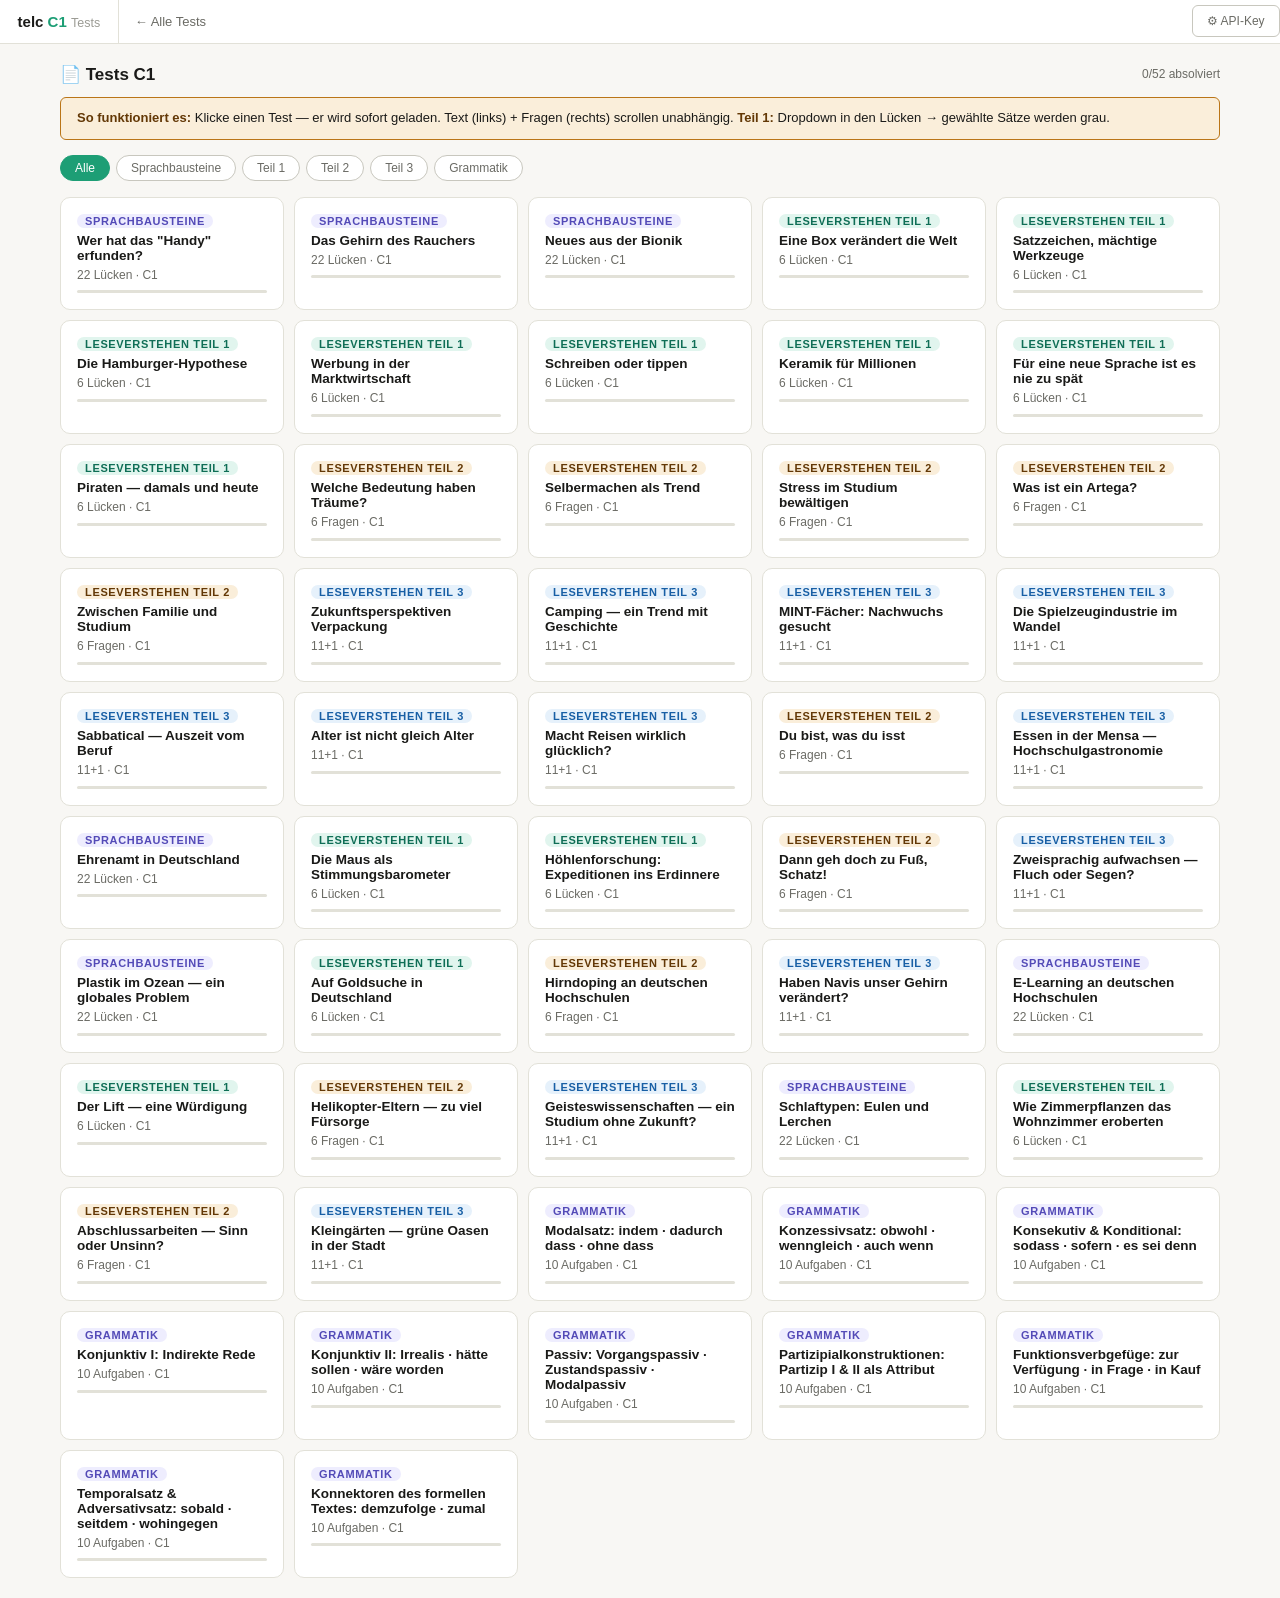
<file: telc-c1-engine-V3.0Cl/tests-pdf.html>
<!DOCTYPE html>
<html lang="de">
<head>
<meta charset="UTF-8">
<meta name="viewport" content="width=device-width, initial-scale=1.0">
<title>TELC C1 — Tests</title>
<style>
*{box-sizing:border-box;margin:0;padding:0}
:root{--bg:#f8f7f4;--bg2:#fff;--bg3:#f0efe9;--bd:#e2e1d8;--bd2:#c8c7be;--tx:#1a1a18;--tx2:#6b6b65;--tx3:#9b9b94;--g:#1d9e75;--gl:#e1f5ee;--gd:#0f6e56;--p:#7f77dd;--pl:#eeedfe;--pd:#534ab7;--b:#378add;--bl:#e6f1fb;--bd3:#185fa5;--a:#ba7517;--al:#faeeda;--ad:#633806;--r:#e24b4a;--rl:#fcebeb;--rd:#a32d2d;--rr:10px;--rs:6px}
@media(prefers-color-scheme:dark){:root{--bg:#1a1a18;--bg2:#242420;--bg3:#2c2c28;--bd:#3a3a34;--bd2:#4a4a44;--tx:#f0efe9;--tx2:#a0a09a;--tx3:#6b6b65;--gl:#0a3020;--gd:#9fe1cb;--pl:#1e1c40;--pd:#afa9ec;--bl:#0a1e35;--bd3:#85b7eb;--al:#2a1a05;--ad:#fac775;--rl:#2a0f0f;--rd:#f09595}}
body{font-family:-apple-system,BlinkMacSystemFont,"Segoe UI",sans-serif;background:var(--bg);color:var(--tx);font-size:15px}
.nav{background:var(--bg2);border-bottom:1px solid var(--bd);display:flex;align-items:center;position:sticky;top:0;z-index:200}
.nav-logo{padding:.8rem 1.1rem;font-weight:700;font-size:15px;border-right:1px solid var(--bd);flex-shrink:0}
.nav-logo span{color:var(--g)}
.nav a{padding:.8rem 1rem;font-size:13px;color:var(--tx2);text-decoration:none}
.kbtn{margin-left:auto;padding:.5rem .9rem;background:none;border:1px solid var(--bd2);border-radius:var(--rs);font-size:12px;color:var(--tx2);cursor:pointer;font-family:inherit;flex-shrink:0}
.main{max-width:1200px;margin:0 auto;padding:1.25rem}
.sc{display:none}.sc.on{display:block}
.btn{padding:7px 16px;border-radius:var(--rs);border:1px solid var(--bd2);background:var(--bg2);color:var(--tx);font-size:13px;cursor:pointer;font-family:inherit}
.btn:hover{background:var(--bg3)}.btn.pr{background:var(--g);color:#fff;border-color:var(--g)}.btn.sm{padding:4px 11px;font-size:12px}
.tabs{display:flex;gap:6px;margin-bottom:1rem;flex-wrap:wrap}
.tab{padding:5px 14px;border-radius:99px;border:1px solid var(--bd2);background:var(--bg2);font-size:12px;cursor:pointer;font-family:inherit;color:var(--tx2)}
.tab.on{background:var(--g);color:#fff;border-color:var(--g)}
.grid{display:grid;grid-template-columns:repeat(auto-fill,minmax(200px,1fr));gap:10px}
.tc{background:var(--bg2);border:1px solid var(--bd);border-radius:var(--rr);padding:1rem;cursor:pointer;transition:all .2s}
.tc:hover{border-color:var(--g);transform:translateY(-2px)}.tc.hide{display:none}
.tc h3{font-size:13.5px;font-weight:600;margin-bottom:4px}
.tc p{font-size:12px;color:var(--tx2);line-height:1.4;margin-top:2px}
.sc-lbl{font-size:11px;font-weight:700;text-transform:uppercase;letter-spacing:.06em;margin-bottom:5px}
.tag{display:inline-block;padding:1px 8px;border-radius:99px;font-size:11px;font-weight:700}
.tg{background:var(--gl);color:var(--gd)}.tp{background:var(--pl);color:var(--pd)}.ta{background:var(--al);color:var(--ad)}.tb{background:var(--bl);color:var(--bd3)}
.pb{height:3px;background:var(--bd);border-radius:99px;margin-top:7px;overflow:hidden}
.pf{height:100%;border-radius:99px;background:var(--g)}
.sc-ok{font-size:11.5px;color:var(--g);font-weight:600;margin-top:6px}
.ebar{background:var(--bg2);border:1px solid var(--bd);border-radius:var(--rr);padding:.85rem 1.1rem;margin-bottom:1rem;display:flex;align-items:center;justify-content:space-between;flex-wrap:wrap;gap:.5rem;position:sticky;top:56px;z-index:100}
.ebar h3{font-size:14px;font-weight:600}.ebar p{font-size:12px;color:var(--tx2)}
.ep{height:4px;background:var(--bd);border-radius:99px;overflow:hidden;margin-bottom:1rem}
.ef{height:100%;border-radius:99px;background:var(--g);transition:width .3s}
.dual{display:grid;grid-template-columns:1fr 1fr;gap:1rem;height:calc(100vh - 210px);min-height:480px}
@media(max-width:700px){.dual{grid-template-columns:1fr;height:auto}}
.pan{overflow-y:auto;height:100%;background:var(--bg2);border:1px solid var(--bd);border-radius:var(--rr);padding:1.1rem}
@media(max-width:700px){.pan{height:420px}}
.ptit{font-size:11px;font-weight:700;color:var(--tx2);text-transform:uppercase;letter-spacing:.06em;margin-bottom:.65rem;position:sticky;top:0;background:var(--bg2);padding-bottom:6px;border-bottom:1px solid var(--bd);z-index:5}
.pan p{font-size:13.5px;line-height:1.85;margin-bottom:.75rem}
.gsel{display:inline-block;padding:3px 8px;border:2px solid var(--g);border-radius:var(--rs);background:var(--gl);color:var(--gd);font-size:13px;font-weight:700;cursor:pointer;font-family:inherit;margin:0 2px;vertical-align:middle;min-width:80px}
.gsel.ok{border-color:var(--g)!important;background:var(--gl)!important;color:var(--gd)!important}
.gsel.err{border-color:var(--r)!important;background:var(--rl)!important;color:var(--rd)!important}
.gex{background:var(--p);color:#fff;padding:1px 8px;border-radius:3px;font-weight:700;font-size:13px}
.sents{display:flex;flex-direction:column;gap:7px}
.snt{padding:.65rem .85rem;border-radius:var(--rs);border:1px solid var(--bd);background:var(--bg3);font-size:13px;line-height:1.5;transition:all .2s}
.snt.ex{border-color:var(--b);background:var(--bl);color:var(--bd3);font-size:12.5px}
.snt.used{opacity:.75;border-style:dashed;color:var(--tx2);background:var(--bg);text-decoration:line-through;text-decoration-color:var(--r);text-decoration-thickness:2px;filter:grayscale(0.3)}
.snt.ok{border-color:var(--g)!important;background:var(--gl)!important;color:var(--gd)!important;opacity:1;text-decoration:none;font-weight:500}
.snt.err{border-color:var(--r)!important;background:var(--rl)!important;color:var(--rd)!important;opacity:1;text-decoration:none}
.ql{display:flex;flex-direction:column;gap:8px}
.qi{background:var(--bg3);border:1px solid var(--bd);border-radius:var(--rs);padding:.8rem}
.qn{font-size:10px;font-weight:700;color:var(--tx3);margin-bottom:3px}
.qt{font-size:13px;font-weight:600;margin-bottom:.5rem;line-height:1.5}
.qo-list{display:flex;flex-direction:column;gap:4px}
.qo{padding:6px 10px;border-radius:var(--rs);border:1px solid var(--bd);background:var(--bg2);font-size:13px;text-align:left;cursor:pointer;font-family:inherit;line-height:1.4}
.qo:hover{border-color:var(--b);background:var(--bl);color:var(--bd3)}
.qo.sel{border-color:var(--p);background:var(--pl);color:var(--pd);font-weight:500}
.qo.ok{border-color:var(--g)!important;background:var(--gl)!important;color:var(--gd)!important}
.qo.err{border-color:var(--r)!important;background:var(--rl)!important;color:var(--rd)!important}
.sbq{background:var(--bg3);border:1px solid var(--bd);border-radius:var(--rs);padding:.75rem;margin-bottom:8px}
.sbn{font-size:10px;font-weight:700;color:var(--tx3);margin-bottom:3px}
.sbc{font-size:12px;color:var(--tx2);font-style:italic;margin-bottom:.4rem;line-height:1.5}
.sbo-grid{display:grid;grid-template-columns:1fr 1fr;gap:4px}
.sbo{padding:5px 8px;border-radius:var(--rs);border:1px solid var(--bd2);background:var(--bg2);font-size:12.5px;cursor:pointer;font-family:inherit;text-align:left}
.sbo:hover{border-color:var(--p);background:var(--pl);color:var(--pd)}
.sbo.sel{border-color:var(--p);background:var(--pl);color:var(--pd);font-weight:600}
.sbo.ok{border-color:var(--g)!important;background:var(--gl)!important;color:var(--gd)!important}
.sbo.err{border-color:var(--r)!important;background:var(--rl)!important;color:var(--rd)!important}
.rh{background:var(--bg2);border:1px solid var(--bd);border-radius:var(--rr);padding:1.5rem;text-align:center;margin-bottom:1rem}
.rscore{font-size:56px;font-weight:800;line-height:1}
.rgrade{font-size:17px;font-weight:600;margin:.4rem 0}
.ri{border:1px solid var(--bd);border-radius:var(--rs);margin-bottom:.65rem;overflow:hidden}
.rih{padding:.55rem .9rem;font-size:13px;font-weight:600;line-height:1.4}
.rih.ok{background:var(--gl);color:var(--gd)}.rih.err{background:var(--rl);color:var(--rd)}
.rib{padding:.75rem .9rem;font-size:13px;line-height:1.7;border-top:1px solid var(--bd)}
.rule-box{background:var(--al);border-radius:var(--rs);padding:.5rem .9rem;margin-top:.5rem;font-size:12.5px;color:var(--ad);line-height:1.6}
.rule-box strong{display:block;font-size:10.5px;font-weight:700;text-transform:uppercase;margin-bottom:3px}
.tref{background:var(--bl);border:1px solid var(--b);border-radius:var(--rs);padding:.5rem .9rem;margin-top:.5rem;font-size:12px;color:var(--bd3);font-style:italic;line-height:1.6}
.tref strong{font-style:normal;display:block;font-size:10.5px;font-weight:700;text-transform:uppercase;margin-bottom:3px}
.rev-ctx{background:var(--bg3);border:1px solid var(--bd);border-radius:var(--rs);padding:.65rem .9rem;margin-top:.5rem;font-size:13px;line-height:1.7}
.rev-ctx strong{display:block;font-size:10.5px;font-weight:700;text-transform:uppercase;letter-spacing:.04em;color:var(--tx2);margin-bottom:.25rem}
.vocab{background:var(--bl);border:1px solid var(--b);border-radius:var(--rs);padding:.75rem 1rem;margin-bottom:1rem}
.vocab strong{color:var(--bd3);display:block;font-size:11px;text-transform:uppercase;letter-spacing:.05em;margin-bottom:.35rem}
.vw{display:inline-block;margin:.2rem .25rem;padding:2px 9px;border-radius:99px;background:var(--bg3);border:1px solid var(--bd2);font-size:12px}
.info{background:var(--al);border:1px solid var(--a);border-radius:var(--rs);padding:.65rem 1rem;margin-bottom:.9rem;font-size:13px;line-height:1.6}
.info strong{color:var(--ad)}
.load-card{background:var(--bg2);border:1px solid var(--bd);border-radius:var(--rr);padding:2rem;text-align:center;color:var(--tx2);font-size:14px;margin-top:2rem}
.modal-bg{position:fixed;inset:0;background:rgba(0,0,0,.5);z-index:9000;display:none;align-items:center;justify-content:center;padding:1rem}
.modal-bg.open{display:flex}
.modal{background:var(--bg2);border-radius:var(--rr);padding:1.5rem;max-width:440px;width:100%}
.modal h3{font-size:15px;font-weight:700;margin-bottom:.75rem}
.modal p{font-size:13px;color:var(--tx2);margin-bottom:1rem;line-height:1.6}
.fi{width:100%;padding:9px 12px;border-radius:var(--rs);border:1px solid var(--bd2);background:var(--bg2);color:var(--tx);font-size:13px;font-family:inherit;margin-bottom:.75rem}
.toast{position:fixed;bottom:1.25rem;right:1.25rem;background:var(--bg2);border:1px solid var(--bd2);border-radius:var(--rr);padding:10px 16px;font-size:13px;color:var(--tx);box-shadow:0 4px 18px rgba(0,0,0,.11);z-index:9999;transform:translateY(70px);opacity:0;transition:all .3s}
.toast.show{transform:translateY(0);opacity:1}
.toast.ok{border-color:var(--g);color:var(--gd);background:var(--gl)}
.gr-item{padding:.9rem 0;border-bottom:1px solid var(--bd)}
.gr-item:last-child{border-bottom:none}
.gr-num{font-size:.75rem;font-weight:700;color:var(--tx3);text-transform:uppercase;letter-spacing:.06em;margin-bottom:.35rem}
.gr-aufgabe{font-size:.9rem;line-height:1.7;margin-bottom:.65rem}
.gr-opts{display:flex;flex-direction:column;gap:.4rem}
.gr-btn{text-align:left;padding:.55rem .9rem;border:1.5px solid var(--bd2);border-radius:var(--rs);background:var(--bg2);cursor:pointer;font-size:.875rem;transition:all .2s;font-family:inherit;color:var(--tx)}
.gr-btn:hover:not(:disabled){border-color:var(--b);background:var(--bl);color:var(--bd3)}
.gr-btn.ok{background:var(--gl)!important;border-color:var(--g)!important;color:var(--gd)!important;font-weight:600}
.gr-btn.err{background:var(--rl)!important;border-color:var(--r)!important;color:var(--rd)!important}
.gr-btn:disabled{cursor:default}
.gr-feedback{margin-top:.7rem;padding:.65rem .9rem;background:var(--bg3);border-left:3px solid var(--b);border-radius:0 var(--rs) var(--rs) 0;display:none}
.gr-exp{margin-bottom:.4rem;line-height:1.65;font-size:.875rem}
.gr-rule{font-size:.825rem;font-style:italic;padding:.45rem .7rem;background:var(--al);border-radius:var(--rs);margin-top:.4rem;color:var(--ad)}
.tgr{background:var(--pl);color:var(--pd)}
</style>
</head>
<body>
<nav class="nav">
  <div class="nav-logo">telc <span>C1</span> <small style="font-weight:400;color:var(--tx3)">Tests</small></div>
  <a href="#" onclick="goBack();return false;">&larr; Alle Tests</a>
  <button class="kbtn" onclick="document.getElementById('km').classList.add('open')">&#9881; API-Key</button>
</nav>
<main class="main">

<div class="sc on" id="s-pick">
  <div style="display:flex;align-items:center;justify-content:space-between;margin-bottom:.75rem;flex-wrap:wrap;gap:.5rem">
    <h2 style="font-size:17px;font-weight:600">&#128196; Tests C1</h2>
    <span style="font-size:12px;color:var(--tx2)" id="stats"></span>
  </div>
  <div class="info"><strong>So funktioniert es:</strong> Klicke einen Test — er wird sofort geladen. Text (links) + Fragen (rechts) scrollen unabhängig. <strong>Teil 1:</strong> Dropdown in den Lücken → gewählte Sätze werden grau.</div>
  <div class="tabs">
    <button class="tab on" onclick="fil('all',this)">Alle</button>
    <button class="tab" onclick="fil('Sprachbausteine',this)">Sprachbausteine</button>
    <button class="tab" onclick="fil('Teil 1',this)">Teil 1</button>
    <button class="tab" onclick="fil('Teil 2',this)">Teil 2</button>
    <button class="tab" onclick="fil('Teil 3',this)">Teil 3</button>
    <button class="tab" onclick="fil('Grammatik',this)">Grammatik</button>
  </div>
  <div id="grid" class="grid"></div>
</div>

<div class="sc" id="s-load">
  <div class="load-card">
    <div style="font-size:36px;margin-bottom:.75rem">&#8987;</div>
    <div id="lmsg">Lade Test...</div>
    <div style="margin-top:1rem"><button class="btn sm" onclick="goBack()">&#8592; Zurück</button></div>
  </div>
</div>

<div class="sc" id="s-test">
  <div class="ebar">
    <div><h3 id="etit"></h3><p id="esub"></p></div>
    <div style="display:flex;gap:8px">
      <button class="btn sm pr" onclick="check()">&#10003; Auswerten</button>
      <button class="btn sm" onclick="goBack()">&larr; Zur&uuml;ck</button>
    </div>
  </div>
  <div class="ep"><div class="ef" id="prog" style="width:0%"></div></div>
  <div id="econtent"></div>
</div>

<div class="sc" id="s-result">
  <div class="rh">
    <div class="rscore" id="rscore">-</div>
    <div class="rgrade" id="rgrade"></div>
    <p style="font-size:13px;color:var(--tx2);margin-top:.4rem" id="rsub"></p>
  </div>
  <div id="rvocab"></div>
  <div id="rreview"></div>
  <div style="display:flex;gap:8px;justify-content:center;margin-top:1.5rem;flex-wrap:wrap">
    <button class="btn pr" onclick="goBack()">&larr; Alle Tests</button>
    <button class="btn" onclick="retry()">Nochmal</button>
  </div>
</div>

</main>

<div class="modal-bg" id="km">
  <div class="modal">
    <h3>&#128273; Anthropic API-Key</h3>
    <p>F&uuml;r KI-Erkl&auml;rungen: <strong>console.anthropic.com</strong> &rarr; API Keys &rarr; Create Key</p>
    <input class="fi" type="password" id="ki" placeholder="sk-ant-...">
    <div style="display:flex;gap:8px;justify-content:flex-end">
      <button class="btn sm" onclick="document.getElementById('km').classList.remove('open')">Abbrechen</button>
      <button class="btn sm pr" onclick="saveK()">Speichern</button>
    </div>
  </div>
</div>
<div class="toast" id="toast"></div>

<script src="tests/manifest.js"></script>
<script>
// MANIFEST (загружен из tests/manifest.js) — одна строка = один тест
// file: имя JS-файла (лежит рядом с этой страницей)
// Чтобы добавить тест: создай test-xxx.js и добавь строку сюда
// ══════════════════════════════════════════════
var M=typeof TESTS_MANIFEST!=="undefined"?TESTS_MANIFEST:[];
// ══════════════════════════════════════════════
// STATE & UTILS
// ══════════════════════════════════════════════
var S={done:{},scores:{},totals:{}};
function ls(){try{var d=localStorage.getItem("tp3");if(d)S=Object.assign(S,JSON.parse(d));}catch(e){}}
function ss(){try{localStorage.setItem("tp3",JSON.stringify(S));}catch(e){}}
function toast(m,t){var e=document.getElementById("toast");e.textContent=m;e.className="toast "+(t||"");e.classList.add("show");clearTimeout(e._t);e._t=setTimeout(function(){e.classList.remove("show");},2500);}
function go(id){document.querySelectorAll(".sc").forEach(function(e){e.classList.remove("on");});document.getElementById(id).classList.add("on");window.scrollTo(0,0);}
function goBack(){go("s-pick");render();}
function gk(){return localStorage.getItem("ak")||"";}
function saveK(){var k=document.getElementById("ki").value.trim();if(!k)return;localStorage.setItem("ak",k);document.getElementById("km").classList.remove("open");toast("Gespeichert","ok");}
var TM={"Sprachbausteine":"tp","Leseverstehen Teil 1":"tg","Leseverstehen Teil 2":"ta","Leseverstehen Teil 3":"tb","Grammatik":"tgr"};

// ══════════════════════════════════════════════
// RENDER PICKER
// ══════════════════════════════════════════════
function render(){
  var done=0;
  document.getElementById("grid").innerHTML=M.map(function(m){
    var sc=S.scores[m.id]||0,tot=S.totals[m.id]||0,pct=S.done[m.id]&&tot?Math.round(sc/tot*100):0;
    if(S.done[m.id])done++;
    return '<div class="tc" id="tc-'+m.id+'" onclick="load(\''+m.id+'\',\''+m.file+'\')"><div class="sc-lbl"><span class="tag '+(TM[m.type]||"tg")+'">'+m.type+'</span></div><h3>'+m.title+'</h3><p>'+m.desc+'</p>'+(S.done[m.id]?'<div class="sc-ok">&#10003; '+sc+'/'+tot+' ('+pct+'%)</div>':'')+'<div class="pb"><div class="pf" style="width:'+pct+'%"></div></div></div>';
  }).join('');
  document.getElementById("stats").textContent=done+"/"+M.length+" absolviert";
}

function fil(t,btn){
  document.querySelectorAll(".tab").forEach(function(b){b.classList.remove("on");});btn.classList.add("on");
  document.querySelectorAll(".tc").forEach(function(c){c.classList.toggle("hide",t!=="all"&&!c.querySelector(".tag").textContent.includes(t));});
}

// ══════════════════════════════════════════════
// LOAD TEST DYNAMICALLY
// ══════════════════════════════════════════════
var CT=null,CA={},CM=null;

function load(id,file){
  CM=M.find(function(m){return m.id===id;});
  go("s-load");
  document.getElementById("lmsg").textContent="Lade: "+CM.title+"...";
  var old=document.getElementById("_ts_");if(old)old.remove();
  window.TELC_TEST=null;
  var s=document.createElement("script");
  s.id="_ts_";
  s.src=file+"?v="+Date.now();
  s.onload=function(){
    if(window.TELC_TEST){
      CT=window.TELC_TEST;CA={};
      document.getElementById("etit").textContent=CT.title;
      document.getElementById("esub").textContent=CT.type+" \u00b7 "+CT.qs.length+" Aufgaben";
      document.getElementById("prog").style.width="0%";
      document.getElementById("econtent").innerHTML=buildUI(CT);
      go("s-test");
    } else {
      document.getElementById("lmsg").innerHTML="&#10060; <strong>"+file+"</strong> nicht gefunden oder leer.<br><small>Datei ins GitHub-Repository hochladen.</small>";
    }
  };
  s.onerror=function(){
    document.getElementById("lmsg").innerHTML="&#10060; Datei <strong>"+file+"</strong> nicht gefunden.<br><small>Bitte die Datei hochladen.</small>";
  };
  document.head.appendChild(s);
}

function retry(){if(CM)load(CM.id,CM.file);}

// ══════════════════════════════════════════════
// BUILD UI
// ══════════════════════════════════════════════
function buildUI(t){
  if(t.kind==="sb")return bSB(t);
  if(t.kind==="lv1")return bLV1(t);
  if(t.kind==="gr")return bGR(t);
  return bLV23(t);
}

function bSB(t){
  var q=t.qs.map(function(q){
    return '<div class="sbq" id="qw'+q.n+'"><div class="sbn">Aufgabe '+q.n+'</div><div class="sbc">&#8230;'+q.ctx+'&#8230;</div><div class="sbo-grid">'+q.opts.map(function(o){return '<button class="sbo" onclick="sSB('+q.n+',\''+eq(o)+"',this)\">"+o+'</button>';}).join('')+'</div></div>';
  }).join('');
  return '<div class="dual"><div class="pan"><div class="ptit">TEXT</div>'+t.text+'</div><div class="pan"><div class="ptit">AUFGABEN 25–46</div>'+q+'</div></div>';
}

function bLV1(t){
  var letters=t.satze.filter(function(s){return s.id!=="z";}).map(function(s){return s.id;});
  var tx='<div class="ptit">'+t.title+'</div><p style="font-size:12px;color:var(--tx3);margin-bottom:.75rem">Beispiel (0) = z. Wähle Buchstaben für jede Lücke.</p>';
  t.textps.forEach(function(p){
    tx+='<p>'+p.replace(/\{(\d+)\}/g,function(m,n){
      if(n==="0")return '<span class="gex">(0) z &#10003;</span>';
      return '<select class="gsel" id="gs'+n+'" onchange="sLV1('+n+',this)"><option value="">–</option>'+letters.map(function(l){return '<option value="'+l+'">'+l.toUpperCase()+'</option>';}).join('')+'</select>';
    })+'</p>';
  });
  var sn='<div class="ptit">SÄTZE a–h <small style="font-weight:400;text-transform:none">(2 passen nicht)</small></div><div class="sents">';
  t.satze.forEach(function(s){sn+='<div class="snt'+(s.id==="z"?" ex":"")+'" id="sn'+s.id+'">'+s.t+'</div>';});
  sn+='</div><p style="margin-top:.75rem;font-size:11.5px;color:var(--tx3)">Gewählte Sätze = grau. Am Ende bleiben 2 normal.</p>';
  return '<div class="dual"><div class="pan">'+tx+'</div><div class="pan">'+sn+'</div></div>';
}

function bLV23(t){
  var tx='<div class="ptit">'+t.title+'</div>';t.textps.forEach(function(p){tx+='<p>'+p+'</p>';});
  var q=t.qs.map(function(q){
    return '<div class="qi"><div class="qn">Aufgabe '+q.n+'</div><div class="qt">'+q.t+'</div><div class="qo-list">'+q.opts.map(function(o){
      return '<button class="qo" onclick="sQ('+q.n+',\''+eq(o)+"',this)\">"+(t.kind==="lv2"?"Abschnitt "+o.toUpperCase():o)+'</button>';
    }).join('')+'</div></div>';
  }).join('');
  return '<div class="dual"><div class="pan">'+tx+'</div><div class="pan"><div class="ptit">AUFGABEN</div><div class="ql">'+q+'</div></div></div>';
}

function bGR(t){
  var lft='<div class="ptit">'+t.title+'</div>'
    +'<p style="font-size:13px;color:var(--tx2);line-height:1.6;margin-bottom:.75rem">'+t.desc+'</p>'
    +(t.vocab&&t.vocab.length?'<div class="vocab"><strong>Vokabeln:</strong>'+t.vocab.map(function(v){return '<span class="vw">'+v+'</span>';}).join('')+'</div>':'');
  var rht=t.qs.map(function(q){
    return '<div class="gr-item" id="gri'+q.n+'">'
      +'<div class="gr-num">Aufgabe '+q.n+'</div>'
      +'<div class="gr-aufgabe">'+q.aufgabe+'</div>'
      +'<div class="gr-opts">'
      +q.opts.map(function(o){return '<button class="gr-btn" data-qn="'+q.n+'" data-ans="'+eq(q.ans)+'" onclick="grAnswer(this)">'+o+'</button>';}).join('')
      +'</div>'
      +'<div class="gr-feedback" id="grf'+q.n+'">'
      +'<div class="gr-exp">'+q.exp+'</div>'
      +'<div class="gr-rule">&#128204; '+q.rule+'</div>'
      +'</div>'
      +'</div>';
  }).join('');
  return '<div class="dual"><div class="pan">'+lft+'</div><div class="pan"><div class="ptit">AUFGABEN</div>'+rht+'</div></div>';
}

function grAnswer(btn){
  var qn=parseInt(btn.dataset.qn);
  var correct=btn.dataset.ans.trim();
  var chosen=btn.textContent.trim();
  var container=document.getElementById("gri"+qn);
  container.querySelectorAll(".gr-btn").forEach(function(b){
    b.disabled=true;
    if(b.textContent.trim()===correct)b.classList.add("ok");
  });
  if(chosen!==correct)btn.classList.add("err");
  document.getElementById("grf"+qn).style.display="block";
  CA[qn]=chosen;
  upProg();
}

function eq(s){return String(s).replace(/\\/g,"\\\\").replace(/'/g,"\\'");}

// ══════════════════════════════════════════════
// SELECTION
// ══════════════════════════════════════════════
function sSB(n,v,btn){document.getElementById("qw"+n).querySelectorAll(".sbo").forEach(function(b){b.classList.remove("sel");});btn.classList.add("sel");CA[n]=v;upProg();}
function sQ(n,v,btn){btn.closest(".qi").querySelectorAll(".qo").forEach(function(b){b.classList.remove("sel");});btn.classList.add("sel");CA[n]=v;upProg();}
function sLV1(g,sel){
  var nL=sel.value,pv=CA[g];
  if(pv){var pc=document.getElementById("sn"+pv);if(pc)pc.classList.remove("used");}
  if(!nL){delete CA[g];upProg();return;}
  Object.keys(CA).forEach(function(k){
    if(parseInt(k)!==g&&CA[k]===nL){
      var os=document.getElementById("gs"+k);if(os)os.value="";
      var oc=document.getElementById("sn"+nL);if(oc)oc.classList.remove("used");
      delete CA[k];
    }
  });
  CA[g]=nL;
  var c=document.getElementById("sn"+nL);if(c)c.classList.add("used");
  upProg();
}
function upProg(){document.getElementById("prog").style.width=Math.round(Object.keys(CA).length/CT.qs.length*100)+"%";}

// ══════════════════════════════════════════════
// CHECK & RESULTS
// ══════════════════════════════════════════════
function check(){
  var t=CT,ok=0,rH='<h2 style="font-size:15px;font-weight:600;margin-bottom:1rem">Auswertung:</h2>';
  t.qs.forEach(function(q,qi){
    var gv=CA[q.n]||"",co=q.ans;
    var isOk=gv&&(gv===co||gv.replace(/^[a-d]\)\s*/,"")===co.replace(/^[a-d]\)\s*/,""));
    if(isOk)ok++;
    if(t.kind==="sb"){
      var w=document.getElementById("qw"+q.n);
      if(w)w.querySelectorAll(".sbo").forEach(function(b){if(b.textContent.trim()===co)b.classList.add("ok");else if(gv&&b.textContent.trim()===gv&&!isOk)b.classList.add("err");});
    } else if(t.kind==="lv1"){
      var cc=document.getElementById("sn"+co);if(cc){cc.classList.remove("used");cc.classList.add("ok");}
      if(gv&&gv!==co){var gc=document.getElementById("sn"+gv);if(gc){gc.classList.remove("used");gc.classList.add("err");}}
      var gs=document.getElementById("gs"+q.n);if(gs)gs.className="gsel "+(isOk?"ok":"err");
    } else if(t.kind==="gr"){
      var gc=document.getElementById("gri"+q.n);
      if(gc){
        gc.querySelectorAll(".gr-btn").forEach(function(b){
          b.disabled=true;
          if(b.textContent.trim()===co.trim())b.classList.add("ok");
          else if(gv&&b.textContent.trim()===gv.trim()&&b.textContent.trim()!==co.trim())b.classList.add("err");
        });
        var gfb=document.getElementById("grf"+q.n);
        if(gfb)gfb.style.display="block";
      }
    } else {
      document.querySelectorAll(".qi").forEach(function(el){
        if((el.querySelector(".qn")||{}).textContent==="Aufgabe "+q.n){
          el.querySelectorAll(".qo").forEach(function(b){
            var m=(b.getAttribute("onclick")||"").match(/,'([^']+)'/);var bv=m?m[1]:b.textContent.trim();
            b.classList.remove("sel","ok","err");
            if(bv===co)b.classList.add("ok");
            if(gv&&bv===gv&&bv!==co)b.classList.add("err");
          });
        }
      });
    }
    var cl=isOk?"ok":"err";
    var ai=isOk?" — Richtig":" — Falsch"+(gv?" (gegeben: <em>"+gv+"</em>, richtig: <em>"+co+"</em>)":" (keine Antwort; richtig: <em>"+co+"</em>)");
    // Build context block
    var ctxBlock = getCtxHTML(t, q, isOk);
    rH+='<div class="ri">'
      +'<div class="rih '+cl+'">'+(isOk?"&#10003;":"&#10007;")+" Aufgabe "+q.n+ai+'</div>'
      +'<div class="rib">'
        // Context first (sentence with correct answer)
        + ctxBlock
        // Explanation
        +'<div style="margin-top:.6rem">'+(q.exp||'')+'</div>'
        // Text reference if exists  
        +(q.textref?'<div class="tref"><strong>Schl&uuml;sselstelle im Text</strong>'+q.textref+'</div>':'')
        // Rule
        +'<div class="rule-box"><strong>&#128210; Regel / Strategie</strong>'+(q.rule||'')+'</div>'
        // AI button (only for SB which has ctx field)
        +(q.ctx?'<button class="btn sm" style="margin-top:.5rem" onclick="aiEx('+qi+',this)">&#129302; KI-Erkl&auml;rung mit Beispielen</button><div id="ai'+qi+'" style="display:none;background:var(--bg3);border:1px solid var(--bd);border-radius:var(--rs);padding:.75rem;margin-top:.5rem;font-size:13px;line-height:1.7"></div>':'')
      +'</div>'
    +'</div>';
  });
  S.done[CM.id]=(S.done[CM.id]||0)+1;S.scores[CM.id]=ok;S.totals[CM.id]=t.qs.length;ss();
  var pct=Math.round(ok/t.qs.length*100);
  document.getElementById("rscore").textContent=ok+"/"+t.qs.length;
  document.getElementById("rscore").style.color=pct>=80?"var(--g)":pct>=60?"var(--a)":"var(--r)";
  document.getElementById("rgrade").textContent=(pct>=90?"Ausgezeichnet!":pct>=75?"Sehr gut!":pct>=60?"Gut":pct>=40?"Weiter üben":"Nochmal versuchen")+" ("+pct+"%)";
  document.getElementById("rsub").textContent=t.title+" · "+t.type;
  document.getElementById("rvocab").innerHTML=t.vocab&&t.vocab.length?'<div class="vocab"><strong>Vokabeln:</strong>'+t.vocab.map(function(v){return '<span class="vw">'+v+'</span>';}).join('')+'</div>':'';
  document.getElementById("rreview").innerHTML=rH;
  go("s-result");toast(ok+"/"+t.qs.length+" richtig!",ok===t.qs.length?"ok":"");
}

// ══════════════════════════════════════
// CONTEXT HELPERS FOR REVIEW
// ══════════════════════════════════════

function getCtxHTML(t, q, isOk) {
  if (t.kind === 'lv1') {
    var tag = '{' + q.n + '}';
    for (var i = 0; i < t.textps.length; i++) {
      if (t.textps[i].indexOf(tag) >= 0) {
        var para = t.textps[i];

        // Get actual sentence text from satze array
        var satzObj = null;
        for (var s = 0; s < t.satze.length; s++) {
          if (t.satze[s].id === q.ans) { satzObj = t.satze[s]; break; }
        }
        // Strip the bold letter prefix e.g. <strong>a)</strong>
        var sentText = satzObj ? satzObj.t
          .replace(/<strong>[^<]+<\/strong>\s*/g, '')
          .replace(/^[a-h]\)\s*/i, '')
          .replace(/<em>[^<]*<\/em>/g, function(m){ return m; })
          .trim() : ('Satz ' + q.ans.toUpperCase());

        // Insert highlighted sentence into paragraph
        var ansLabel = '<span style="'
          + 'display:inline;background:var(--gl);color:var(--gd);'
          + 'font-weight:600;padding:3px 10px;border-radius:5px;'
          + 'border:2px solid var(--g);margin:0 3px;font-style:italic'
          + '">' + sentText + '</span>';

        para = para.replace(tag, ansLabel);
        // Replace remaining gaps with neutral placeholder
        para = para.replace(/\{(\d+)\}/g, function(m, n) {
          return '<span style="background:var(--bg3);border:1px dashed var(--bd2);'
            + 'padding:1px 8px;border-radius:3px;color:var(--tx3)">[L&uuml;cke '+n+']</span>';
        });

        return '<div class="rev-ctx">'
          + '<strong>&#128196; Textstelle — eingesetzter Satz (gr&uuml;n hervorgehoben):</strong>'
          + '<p style="margin-top:.6rem;font-size:13.5px;line-height:2">' + para + '</p>'
          + '</div>';
      }
    }
  }
  if (t.kind === 'lv2' || t.kind === 'lv3') {
    // Find the abschnitt/paragraph that contains the answer
    var ansKey = q.ans;
    // For lv2: ansKey = "a","b","c","d","e" → textps[0..4]
    // For lv3: ans = "+","-","x" — show first sentence of each textps that's relevant
    if (t.kind === 'lv2') {
      var idx = ['a','b','c','d','e'].indexOf(ansKey);
      if (idx >= 0 && t.textps[idx]) {
        var txt = t.textps[idx];
        // Shorten if long: first 300 chars
        var shortened = txt.length > 400 ? txt.substring(0, 400) + '&hellip;' : txt;
        return '<div class="rev-ctx"><strong>Richtiger Abschnitt ('+ ansKey.toUpperCase() +'):</strong><p style="margin-top:.5rem;font-size:13px;line-height:1.8;color:var(--tx2)">'+ shortened +'</p></div>';
      }
    }
    if (t.kind === 'lv3') {
      // Find paragraph that corresponds to this question
      // Heuristic: question n:13 → textps[0], n:14 → textps[1], etc.
      var paraIdx = q.n - 13;
      // But some tests have 10 absätze for 11 questions - use modulo
      if (paraIdx >= 0 && paraIdx < t.textps.length) {
        var txt2 = t.textps[paraIdx];
        var short2 = txt2.length > 350 ? txt2.substring(0,350)+'&hellip;' : txt2;
        return '<div class="rev-ctx"><strong>Relevanter Absatz:</strong><p style="margin-top:.5rem;font-size:13px;line-height:1.8;color:var(--tx2)">'+ short2 +'</p></div>';
      }
    }
  }
  return '';
}

async function aiEx(qi,btn){
  var k=gk();if(!k){document.getElementById("km").classList.add("open");return;}
  var q=CT.qs[qi],box=document.getElementById("ai"+qi);
  box.style.display="block";box.textContent="KI denkt nach...";btn.disabled=true;
  try{
    var r=await fetch("https://api.anthropic.com/v1/messages",{method:"POST",
      headers:{"Content-Type":"application/json","x-api-key":k,"anthropic-version":"2023-06-01","anthropic-dangerous-direct-browser-access":"true"},
      body:JSON.stringify({model:"claude-sonnet-4-6",max_tokens:600,messages:[{role:"user",content:'Erkläre auf Deutsch+Russisch warum "'+q.ans+'" korrekt. Kontext: "...'+q.ctx+'...". 1)Warum richtig 2)Warum andere falsch 3)2 Beispiele C1 4)Merkformel'}]})});
    var d=await r.json();if(d.error)throw new Error(d.error.message);
    box.innerHTML=d.content[0].text.replace(/\*\*([^*]+)\*\*/g,"<strong>$1</strong>").replace(/\n/g,"<br>");
  }catch(e){box.textContent="Fehler: "+e.message;btn.disabled=false;}
}

ls();render();
</script>
</body>
</html>
</file>
<file: telc-c1-engine-V3.0Cl/css/app.css>
* {
  margin: 0;
  padding: 0;
  box-sizing: border-box;
}

html {
  font-size: 16px;
}

body {
  min-height: 100vh;

  display: flex;

  flex-direction: column;

  font-family: Arial, Helvetica, sans-serif;

  background: #eef3f9;

  color: #222;
}

.topbar {
  height: 72px;

  background: #184a8b;

  color: white;

  display: flex;

  align-items: center;

  justify-content: space-between;

  padding: 0 32px;

  box-shadow: 0 3px 10px rgba(0, 0, 0, 0.15);
}

.logo {
  font-size: 28px;

  font-weight: bold;

  letter-spacing: 0.5px;
}

.version {
  font-size: 14px;

  opacity: 0.85;
}

main {
  flex: 1;

  width: 100%;

  max-width: 1200px;

  margin: 40px auto;

  padding: 0 24px;
}

.card {
  background: white;

  border-radius: 14px;

  padding: 40px;

  box-shadow: 0 10px 25px rgba(0, 0, 0, 0.08);
}

.card h1 {
  margin-bottom: 20px;

  color: #184a8b;

  font-size: 34px;
}

.card p {
  margin-bottom: 14px;

  line-height: 1.6;

  font-size: 18px;
}

footer {
  height: 60px;

  display: flex;

  align-items: center;

  justify-content: center;

  background: white;

  color: #666;

  border-top: 1px solid #ddd;
}
.question {
  margin-top: 35px;

  padding: 25px;

  border: 1px solid #ddd;

  border-radius: 10px;

  background: #fafafa;
}

.question h3 {
  color: #184a8b;

  margin-bottom: 15px;
}

.option {
  display: block;

  margin: 12px 0;

  cursor: pointer;
}

.option input {
  margin-right: 10px;
}
.check-button {
  margin-top: 40px;

  padding: 12px 24px;

  font-size: 16px;

  font-weight: bold;

  color: white;

  background: #184a8b;

  border: none;

  border-radius: 8px;

  cursor: pointer;
}

.check-button:hover {
  background: #0f3565;
}

#resultPanel {
  margin-top: 30px;
}

#resultPanel h2 {
  color: #184a8b;

  margin-bottom: 15px;
}

.result-question {
  margin-top: 25px;
}

.result-question strong {
  color: #184a8b;
}
/* ==========================================================
   Navigation
========================================================== */

#breadcrumb {
  max-width: 1200px;

  width: 100%;

  margin: 20px auto 0;

  padding: 0 24px;

  color: #666;

  font-size: 15px;
}

/* ==========================================================
   Buttons
========================================================== */

button {
  font-family: inherit;
}

.primary-button {
  background: #184a8b;

  color: white;

  border: none;

  padding: 12px 24px;

  border-radius: 8px;

  cursor: pointer;

  font-size: 16px;

  font-weight: 600;

  transition: 0.2s;
}

.primary-button:hover {
  background: #12396b;
}

.secondary-button {
  background: white;

  color: #184a8b;

  border: 1px solid #184a8b;

  padding: 12px 24px;

  border-radius: 8px;

  cursor: pointer;

  font-size: 16px;

  transition: 0.2s;
}

.secondary-button:hover {
  background: #eef4ff;
}

.learnMore {
  margin-top: 15px;
}

/* ==========================================================
   Knowledge Viewer
========================================================== */

#app h3 {
  margin-top: 24px;

  color: #184a8b;
}

#app hr {
  margin: 24px 0;
}

#app button {
  margin-right: 10px;

  margin-top: 15px;
}

.shell {
  display: flex;
  gap: 24px;
  align-items: flex-start;
}

.sidebar {
  width: 240px;
  flex-shrink: 0;
  background: white;
  border-radius: 12px;
  padding: 20px;
  box-shadow: 0 4px 12px rgba(0, 0, 0, 0.08);
  position: sticky;
  top: 16px;
}

.sidebar h2 {
  margin-bottom: 20px;
  color: #184a8b;
}

.sidebar nav {
  display: flex;
  flex-direction: column;
  gap: 6px;
}

.sidebar-link {
  display: block;
  border: none;
  background: #f5f7fb;
  border-radius: 8px;
  padding: 12px;
  text-align: left;
  font-size: 15px;
  color: #1c2b3a;
  text-decoration: none;
}

.sidebar-link:hover {
  background: #dfe9f8;
}

.sidebar-link.active {
  background: #184a8b;
  color: white;
  font-weight: bold;
}

.content {
  flex: 1;
  min-width: 0;
}

.test-header {
  margin-bottom: 8px;
}

.test-header-module {
  display: inline-block;
  background: #eaf1fb;
  color: #184a8b;
  font-size: 13px;
  font-weight: bold;
  padding: 4px 10px;
  border-radius: 999px;
  margin-bottom: 8px;
}

.test-header-topic {
  color: #555;
  margin-top: 0;
}

@media (max-width: 780px) {
  .shell {
    flex-direction: column;
  }

  .sidebar {
    width: 100%;
    position: static;
  }

  .sidebar nav {
    flex-direction: row;
    flex-wrap: wrap;
  }

  .sidebar-link {
    flex: 1 1 auto;
    text-align: center;
  }
}

.reading-text {
  line-height: 1.6;
  margin: 16px 0;
}

.reading-text p {
  margin-bottom: 12px;
}

.library-list {
  display: flex;
  flex-direction: column;
  gap: 12px;
}

.library-item {
  display: flex;
  align-items: center;
  justify-content: space-between;
  padding: 14px;
  border: 1px solid #d7e2ef;
  border-radius: 8px;
  background: #f7fafd;
  text-decoration: none;
  color: inherit;
  cursor: pointer;
  transition: box-shadow 0.15s ease;
}

.library-item:hover {
  box-shadow: 0 2px 8px rgba(24, 74, 139, 0.15);
}

.library-module {
  font-size: 13px;
  color: #184a8b;
  font-weight: bold;
}

.library-item-info h3 {
  margin: 4px 0;
}

.library-item-info p {
  margin: 0;
  color: #555;
}

.back-button {
  background: none;
  border: none;
  color: #184a8b;
  font-size: 14px;
  cursor: pointer;
  padding: 4px 0;
  margin-bottom: 10px;
  display: inline-block;
}

.back-button:hover {
  text-decoration: underline;
}

.sentence-pool {
  margin-top: 16px;
  padding: 12px 16px;
  background: #f7fafd;
  border: 1px solid #d7e2ef;
  border-radius: 8px;
}

.sentence-pool p {
  margin: 6px 0;
}

.section-label {
  color: #184a8b;
}

.flip-card {
  background: #fff;
  border: 1px solid #d7e2ef;
  border-radius: 10px;
  padding: 24px;
  margin: 16px 0;
  cursor: pointer;
  min-height: 100px;
}

.quote-text {
  font-size: 20px;
  font-style: italic;
  color: #184a8b;
  margin: 0 0 10px 0;
}

.flip-hint {
  color: #888;
  font-size: 13px;
  margin: 0;
}

.flip-card-back {
  border-top: 1px dashed #d7e2ef;
  margin-top: 12px;
  padding-top: 12px;
}

.phrase-list {
  display: flex;
  flex-wrap: wrap;
  gap: 8px;
  margin-top: 8px;
}

.phrase-chip {
  background: #eaf1fb;
  color: #184a8b;
  border-radius: 999px;
  padding: 4px 12px;
  font-size: 13px;
}

.quote-nav {
  display: flex;
  justify-content: space-between;
  margin-top: 10px;
}

.practice-area {
  width: 100%;
  box-sizing: border-box;
  font-family: inherit;
  font-size: 14px;
  padding: 12px;
  border: 1px solid #d7e2ef;
  border-radius: 8px;
  resize: vertical;
}

.redemittel-category {
  margin-bottom: 8px;
  border: 1px solid #d7e2ef;
  border-radius: 8px;
  padding: 8px 12px;
  background: #f7fafd;
}

.redemittel-category summary {
  cursor: pointer;
  font-weight: bold;
  color: #184a8b;
}

.redemittel-category ul {
  margin: 8px 0 0 0;
}

.quote-author {
  text-align: right;
  color: #888;
  font-style: italic;
  margin-top: -6px;
}

.keyword-list,
.argument-list,
.topic-list {
  padding-left: 20px;
}

.argument-list li {
  margin-bottom: 10px;
}

.de-example {
  color: #184a8b;
  font-style: italic;
  margin: 2px 0 0 0;
}

.analysis-table {
  width: 100%;
  border-collapse: collapse;
  margin-top: 8px;
}

.analysis-table th,
.analysis-table td {
  text-align: left;
  padding: 8px 10px;
  border-bottom: 1px solid #e3e9f0;
}

.analysis-table th {
  background: #f5f7fb;
  color: #184a8b;
}

/* Extended knowledge topics (connector lists with examples) */
.knowledge-row {
    padding: 12px 0;
    border-top: 1px solid var(--border, #d9dee7);
}
.knowledge-row h4 {
    margin: 0 0 4px;
}
.knowledge-row h4 small {
    font-weight: 400;
    font-size: 12px;
    opacity: 0.7;
    margin-left: 8px;
}
.knowledge-row ul {
    margin: 6px 0 0;
    padding-left: 18px;
}
.knowledge-row li {
    margin-bottom: 8px;
}
.ru-example {
    opacity: 0.75;
    font-size: 14px;
}
</file>
<file: telc-c1-engine/css/app.css>
*{
    margin:0;
    padding:0;
    box-sizing:border-box;
}

html{

    font-size:16px;

}

body{

    min-height:100vh;

    display:flex;

    flex-direction:column;

    font-family:

        Arial,
        Helvetica,
        sans-serif;

    background:#eef3f9;

    color:#222;

}

.topbar{

    height:72px;

    background:#184a8b;

    color:white;

    display:flex;

    align-items:center;

    justify-content:space-between;

    padding:0 32px;

    box-shadow:

        0 3px 10px

        rgba(0,0,0,.15);

}

.logo{

    font-size:28px;

    font-weight:bold;

    letter-spacing:.5px;

}

.version{

    font-size:14px;

    opacity:.85;

}

main{

    flex:1;

    width:100%;

    max-width:1200px;

    margin:40px auto;

    padding:0 24px;

}

.card{

    background:white;

    border-radius:14px;

    padding:40px;

    box-shadow:

        0 10px 25px

        rgba(0,0,0,.08);

}

.card h1{

    margin-bottom:20px;

    color:#184a8b;

    font-size:34px;

}

.card p{

    margin-bottom:14px;

    line-height:1.6;

    font-size:18px;

}

footer{

    height:60px;

    display:flex;

    align-items:center;

    justify-content:center;

    background:white;

    color:#666;

    border-top:

        1px solid #ddd;

}
.question{

    margin-top:35px;

    padding:25px;

    border:1px solid #ddd;

    border-radius:10px;

    background:#fafafa;

}

.question h3{

    color:#184a8b;

    margin-bottom:15px;

}

.option{

    display:block;

    margin:12px 0;

    cursor:pointer;

}

.option input{

    margin-right:10px;

}
.check-button{

    margin-top:40px;

    padding:12px 24px;

    font-size:16px;

    font-weight:bold;

    color:white;

    background:#184a8b;

    border:none;

    border-radius:8px;

    cursor:pointer;

}

.check-button:hover{

    background:#0f3565;

}

#resultPanel{

    margin-top:30px;

}

#resultPanel h2{

    color:#184a8b;

    margin-bottom:15px;

}

.result-question{

    margin-top:25px;

}

.result-question strong{

    color:#184a8b;

}
/* ==========================================================
   Navigation
========================================================== */

#breadcrumb{

    max-width:1200px;

    width:100%;

    margin:20px auto 0;

    padding:0 24px;

    color:#666;

    font-size:15px;

}

/* ==========================================================
   Buttons
========================================================== */

button{

    font-family:inherit;

}

.primary-button{

    background:#184a8b;

    color:white;

    border:none;

    padding:12px 24px;

    border-radius:8px;

    cursor:pointer;

    font-size:16px;

    font-weight:600;

    transition:.2s;
}

.primary-button:hover{

    background:#12396b;

}

.secondary-button{

    background:white;

    color:#184a8b;

    border:1px solid #184a8b;

    padding:12px 24px;

    border-radius:8px;

    cursor:pointer;

    font-size:16px;

    transition:.2s;

}

.secondary-button:hover{

    background:#eef4ff;

}

.learnMore{

    margin-top:15px;

}

/* ==========================================================
   Knowledge Viewer
========================================================== */

#app h3{

    margin-top:24px;

    color:#184a8b;

}

#app hr{

    margin:24px 0;

}

#app button{

    margin-right:10px;

    margin-top:15px;

}

.layout{

    display:flex;

    gap:30px;

}

.sidebar{

    width:260px;

    flex-shrink:0;

    background:white;

    border-radius:12px;

    padding:20px;

    box-shadow:0 4px 12px rgba(0,0,0,.08);

}

.sidebar h2{

    margin-bottom:20px;

    color:#184a8b;

}

.sidebar nav{

    display:flex;

    flex-direction:column;

    gap:10px;

}

.sidebar button{

    border:none;

    background:#f5f7fb;

    border-radius:8px;

    padding:12px;

    cursor:pointer;

    text-align:left;

    font-size:15px;

}

.sidebar button:hover{

    background:#dfe9f8;

}

.content{

    flex:1;

}
</file>
